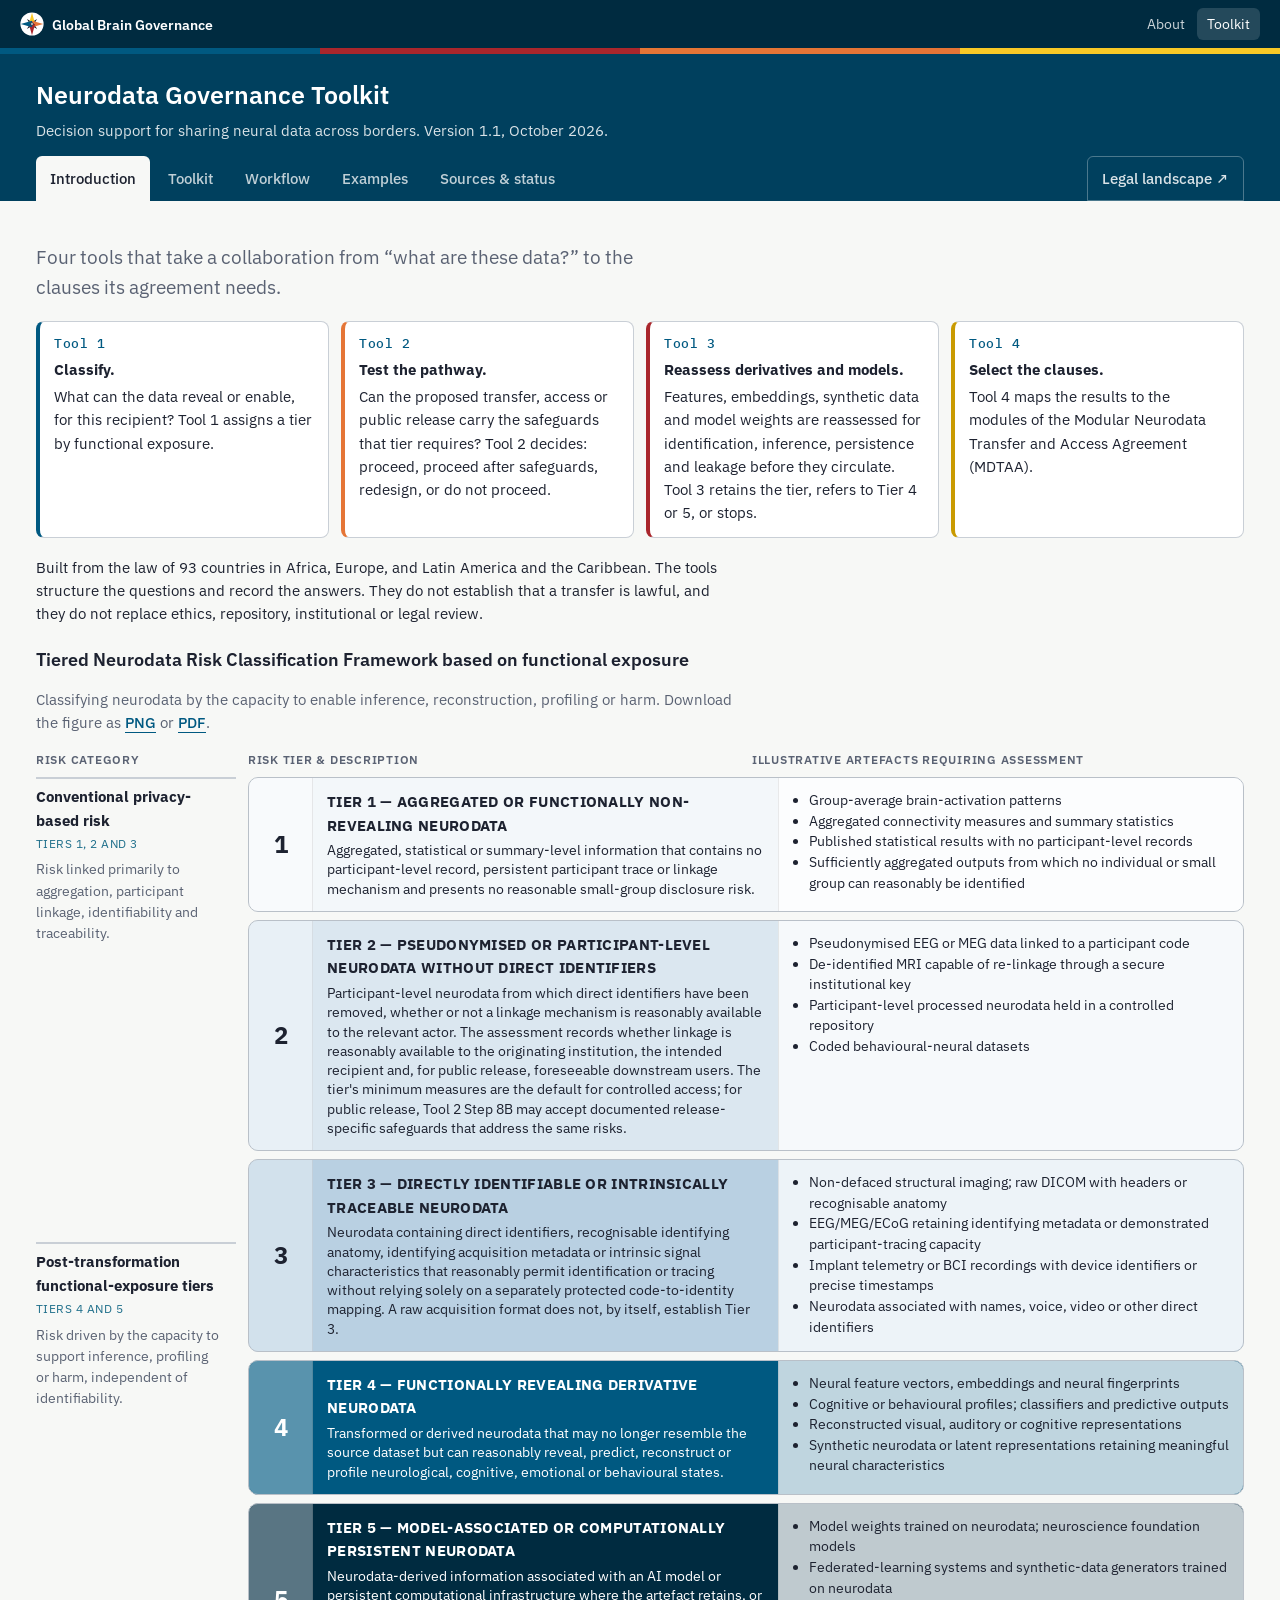
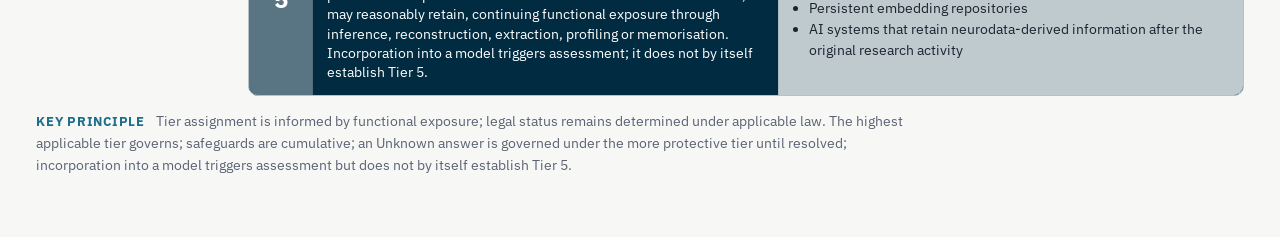
<file: toolkit/index.html>
<!doctype html>
<html lang="en">
<head>
<meta charset="utf-8">
<meta name="viewport" content="width=device-width, initial-scale=1">
<title>Neurodata Governance Toolkit Explorer</title>
<meta name="description" content="Interactive explorer for the decision-support toolkit for cross-border neurodata sharing: tools, workflow and ten worked examples.">
<link rel="preconnect" href="https://fonts.googleapis.com">
<link rel="stylesheet" href="https://fonts.googleapis.com/css2?family=IBM+Plex+Sans:wght@400;500;600;700&family=IBM+Plex+Mono:wght@400;500&display=swap">
<style>
:root{--bg:#f7f8f6;--fg:#1d2230;--muted:#5a6273;--line:#c9cfd6;--panel:#fff;--accent:#005981;--accent2:#00405e;--new:#fff;--newline:#c9cfd6;--tier:#e6f0f5;--old:#a9262c;--good:#005981;--loop:#a9262c;--font:"IBM Plex Sans",system-ui,sans-serif;--mono:"IBM Plex Mono",ui-monospace,monospace}
@media (prefers-color-scheme:dark){:root{--bg:#15181f;--fg:#e8eaf0;--muted:#a3abba;--line:#3a4150;--panel:#1d2129;--accent:#5fb0d6;--accent2:#002b40;--new:#1d2129;--newline:#3a4150;--tier:#1e3340;--old:#e0666b;--good:#5fb0d6;--loop:#e0666b;color-scheme:dark}}
*{box-sizing:border-box}
body{margin:0;background:var(--bg);color:var(--fg);font-family:var(--font);font-size:15px;line-height:1.55}
header{background:var(--accent2);color:#fff;padding:22px max(16px,env(safe-area-inset-left)) 0}
.wrap{max-width:1240px;margin:0 auto;padding-left:max(16px,env(safe-area-inset-left,0px));padding-right:max(16px,env(safe-area-inset-right,0px))}
header h1{margin:0;font-size:1.55rem;font-weight:600}
.stripe{height:6px;background:linear-gradient(90deg,#005981 0 25%,#a9262c 25% 50%,#e57536 50% 75%,#f9c926 75% 100%)}
.sitebar{background:#002b40;color:#fff;font-size:.9rem} .sitebar .wrap{display:flex;justify-content:space-between;align-items:center;flex-wrap:wrap;gap:8px;padding:8px 0} .sitebar .sbrand{color:#fff;text-decoration:none;font-weight:600} .sitebar nav{display:flex;gap:2px;flex-wrap:wrap} .sitebar nav a{color:#fff;opacity:.8;text-decoration:none;padding:5px 10px;border-radius:6px} .sitebar nav a:hover,.sitebar nav a.active{opacity:1;background:rgba(255,255,255,.14)} a.parent{color:#fff;opacity:.8;text-decoration:none;font-size:.85rem;display:inline-block;margin-bottom:6px} a.parent:hover{opacity:1;text-decoration:underline}
header p{margin:4px 0 14px;opacity:.85;max-width:80ch}
nav.tabs{display:flex;flex-wrap:wrap;gap:4px}
nav.tabs button{background:transparent;border:0;color:#fff;opacity:.75;padding:10px 14px;font:inherit;font-weight:500;border-radius:6px 6px 0 0;cursor:pointer}
nav.tabs button.active{background:var(--bg);color:var(--fg);opacity:1}
nav.tabs a.tablink{color:#fff;opacity:.85;padding:10px 14px;font-weight:500;text-decoration:none;border-radius:6px 6px 0 0;margin-left:auto;border:1px solid rgba(255,255,255,.35)} nav.tabs a.tablink:hover{opacity:1;background:rgba(255,255,255,.12)}
nav.tabs button:focus-visible{outline:2px solid #fff}
main{padding-block:22px 60px}
.panel{display:none} .panel.active{display:block}
.subtabs{display:flex;flex-wrap:wrap;gap:6px;margin:0 0 16px}
.subtabs button{background:var(--panel);border:1px solid var(--line);color:var(--fg);padding:6px 11px;border-radius:999px;font:inherit;font-size:.9rem;cursor:pointer}
.subtabs button.active{background:var(--accent);border-color:var(--accent);color:#fff} .subtabs button[data-id=t2].active{background:#e57536;border-color:#e57536} .subtabs button[data-id=t3].active{background:#a9262c;border-color:#a9262c} .subtabs button[data-id=t4].active{background:#c99a00;border-color:#c99a00}
.subpanel{display:none} .subpanel.active{display:block}
h2{font-size:1.35rem;font-weight:600;margin:0 0 .4rem} h3{font-size:1.15rem;font-weight:600;margin:1.2rem 0 .5rem} h4{font-size:1rem;margin:1.2rem 0 .4rem}
p,li{max-width:78ch} .lead{color:var(--muted)}
.card{background:var(--panel);border:1px solid var(--line);border-radius:8px;padding:16px 18px;margin:0 0 14px}
.fourtools{list-style:none;margin:0 0 18px;padding:0;display:grid;grid-template-columns:repeat(auto-fit,minmax(260px,1fr));gap:12px} .fourtools li{margin:0;background:var(--panel);border:1px solid var(--line);border-left:4px solid var(--accent);border-radius:8px;padding:12px 14px} .fourtools li:nth-child(2){border-left-color:#e57536} .fourtools li:nth-child(3){border-left-color:#a9262c} .fourtools li:nth-child(4){border-left-color:#c99a00} .fourtools b{display:block;font-family:var(--mono);color:var(--accent);font-weight:500;font-size:.8rem;letter-spacing:.04em;margin-bottom:4px} .fourtools strong{display:block;margin-bottom:4px}
.steps{background:var(--panel);border:1px solid var(--line);border-radius:8px;padding:0 14px;margin:0 0 18px} details.step{border-top:1px solid var(--line);margin:0} details.step:first-of-type{border-top:0} details.step[open]{padding-bottom:12px;background:color-mix(in srgb,var(--tier) 55%,var(--panel));margin:0 -14px;padding-left:14px;padding-right:14px}
.toolhead{display:flex;gap:12px;align-items:baseline;flex-wrap:wrap;margin:0 0 10px} .toolhead h3{margin:0}
details.step.chg{border-color:var(--newline);background:color-mix(in srgb,var(--new) 45%,var(--panel))}
details.step summary{cursor:pointer;padding:11px 4px;display:flex;gap:12px;align-items:baseline;list-style:none} details.step summary:hover .stepq{color:var(--accent)} details.step table{margin:4px 0 0 0}
details.step summary::-webkit-details-marker{display:none}
details.step summary::before{content:"▸";color:var(--accent);flex:0 0 auto} details.step[open] summary::before{content:"▾"}
.stepno{font-family:var(--mono);font-weight:500;color:var(--accent);flex:0 0 auto;min-width:3.2em} .stepq{flex:1 1 auto;min-width:0}
.toolsq{display:inline-block;width:12px;height:12px;border-radius:3px;margin-right:8px;vertical-align:-1px}
.ans{display:inline-block;padding:2px 9px;border-radius:999px;font-size:.82rem;font-weight:600;line-height:1.35;border:1px solid transparent}
.ans-yes{background:#e3f3e8;color:#135c37;border-color:#b9dec6} .ans-no{background:#eceff2;color:#3a4150;border-color:#d3d8de} .ans-cond{background:#fdf0dc;color:#7a4a00;border-color:#f3d9a6} .ans-unk{background:#fff6cc;color:#6b5200;border-color:#f1dd8a} .ans-done{background:#e6f0f5;color:#004a6b;border-color:#bcd5e3} .ans-opt{background:var(--panel);color:var(--fg);border-color:var(--line);font-weight:500;border-radius:6px;padding:3px 9px}
@media (prefers-color-scheme:dark){.ans-yes{background:#173d2a;color:#9fe0b8;border-color:#245c3d} .ans-no{background:#2a303b;color:#c7cdd6;border-color:#3f4755} .ans-cond{background:#4a3310;color:#f5cd84;border-color:#6b4a17} .ans-unk{background:#4a4210;color:#f3e08a;border-color:#6b6017} .ans-done{background:#163346;color:#9fd0ec;border-color:#234a63}}
td.anscol{white-space:normal;min-width:7em;max-width:16em}
.tierbadge{display:inline-block;padding:2px 8px;border-radius:5px;font-weight:700;font-size:.8rem;letter-spacing:.02em;white-space:nowrap} .notier{font-size:.82rem}
.ref{font-family:var(--mono);font-size:.8rem;background:var(--tier);color:var(--accent);padding:0 5px;border-radius:4px;white-space:nowrap}
.ptag{display:inline-block;margin-left:10px;font-size:.68rem;letter-spacing:.06em;text-transform:uppercase;padding:1px 7px;border-radius:4px;vertical-align:2px;font-weight:600} .ptag.pa{background:#e6f0f5;color:#004a6b} .ptag.pb{background:#fdeee4;color:#8a3b00}
@media (prefers-color-scheme:dark){.ptag.pa{background:#163346;color:#9fd0ec} .ptag.pb{background:#4a2a14;color:#f5b58a}}
.facts span .verdict{display:inline-block} .verdict{display:inline-block;padding:3px 10px;border-radius:999px;font-weight:700;font-size:.85rem;color:#fff} .verdict.pos{background:var(--good)} .verdict.neg{background:var(--old)}
.tag{font-size:.72rem;letter-spacing:.06em;text-transform:uppercase;background:var(--newline);color:#fff;padding:2px 7px;border-radius:4px;flex:0 0 auto}
table{border-collapse:collapse;width:100%;font-size:.9rem} th,td{text-align:left;vertical-align:top;padding:8px 10px;border-top:1px solid var(--line)} th{color:var(--muted);font-weight:600;font-size:.8rem;text-transform:uppercase;letter-spacing:.05em}
tr.chg td{background:var(--new)}
td.k{font-family:var(--mono);white-space:nowrap} td.m{color:var(--muted)}
.tablewrap{overflow-x:auto}
.steps .note{margin:10px 0} .note{background:var(--tier);border-left:3px solid var(--accent);padding:8px 12px;margin:0 0 8px;font-size:.9rem;color:var(--muted)} .note.chg{background:var(--new);border-left-color:var(--newline);color:var(--fg)}
.controls{display:flex;gap:14px;flex-wrap:wrap;align-items:center;margin:0 0 12px;font-size:.9rem} .controls button.sub{background:none;border:0;padding:0;color:var(--accent);font:inherit;font-size:.9rem;cursor:pointer;text-decoration:underline}
.controls input[type=search]{font:inherit;padding:6px 10px;border:1px solid var(--line);border-radius:6px;background:var(--panel);color:var(--fg);min-width:240px}
.facts{display:grid;grid-template-columns:max-content 1fr;gap:6px 18px;margin:14px 0 18px;font-size:.92rem;max-width:none;background:var(--tier);border-radius:8px;padding:14px 18px} .facts b{font-size:.72rem;text-transform:uppercase;letter-spacing:.06em;color:var(--muted);padding-top:3px;font-weight:600} .facts span{display:block} @media (max-width:560px){.facts{grid-template-columns:1fr;gap:2px} .facts span{margin-bottom:8px}}
.verdicts{display:flex;gap:10px;flex-wrap:wrap;margin:8px 0 4px} .v{padding:5px 10px;border-radius:999px;font-size:.85rem;border:1.5px solid} .v.old{border-color:var(--old);color:var(--old)} .v.new{border-color:var(--good);color:var(--good)}
.strip{display:flex;flex-direction:column;gap:8px;margin:6px 0 10px}
.lane{display:grid;grid-template-columns:150px 1fr;gap:10px;align-items:start} .lanehead{font-weight:600;font-size:.9rem;padding-top:6px}
.chips{display:flex;flex-wrap:wrap;gap:6px} .chip{background:var(--panel);border:1px solid var(--line);border-radius:6px;padding:4px 8px;font-size:.82rem} .chip b{font-family:var(--mono);color:var(--accent);font-weight:500;margin-right:4px} .chip.res{background:var(--tier);border-color:var(--accent);font-weight:600}
.callout{border-left:3px solid var(--old);background:var(--panel);padding:10px 14px;margin:14px 0;font-size:.95rem}
.two{display:grid;grid-template-columns:repeat(auto-fit,minmax(300px,1fr));gap:20px;background:var(--panel);border:1px solid var(--line);border-radius:8px;padding:4px 20px 14px;margin-top:18px} .two h4{margin-top:.9rem}
.toolcard{background:var(--panel);border:1px solid var(--line);border-radius:8px;margin:0 0 12px;overflow:hidden} .toolcard .tchead{display:flex;gap:12px;align-items:baseline;padding:9px 14px;background:var(--tier);border-bottom:1px solid var(--line)} .toolcard .tchead .stepno{min-width:0} .toolcard .tchead .stepq{font-weight:600} .toolcard table{font-size:.88rem} .toolcard td,.toolcard th{padding:7px 14px} .toolcard thead th{border-top:0}
figure{margin:0 0 18px;padding:0} .iwf-legend button.sub{background:none;border:0;padding:0;color:var(--accent);font:inherit;font-size:.85rem;cursor:pointer;text-decoration:underline} figcaption{color:var(--muted);font-size:.9rem;margin-top:8px}
.scroll{overflow-x:auto} #wf{min-width:1200px;width:100%;height:auto;display:block}
.legend{display:flex;flex-wrap:wrap;gap:12px 20px;font-size:.85rem;color:var(--muted);margin:0 0 10px} .legend span{display:inline-flex;align-items:center;gap:6px} .sw{width:20px;height:13px;border:1.5px solid var(--line);border-radius:3px;background:var(--panel)} .sw.new{background:var(--new);border-color:var(--newline)} .sw.tier{background:var(--tier);border-color:var(--accent)} .sw.loop{border:0;height:2px;background:var(--loop);width:24px}
.tierlist{display:grid;grid-template-columns:repeat(auto-fit,minmax(220px,1fr));gap:10px} .tierlist div{background:var(--panel);border:1px solid var(--line);border-left:4px solid var(--accent);border-radius:6px;padding:8px 12px;font-size:.92rem} .tierlist div.new{border-left-color:var(--newline)} .tierlist b{display:block}
td.old{color:var(--old)} td.new{color:var(--good)}
.excards{display:grid;grid-template-columns:repeat(4,minmax(0,1fr));gap:8px;margin:0 0 24px}
@media (max-width:1000px){.excards{grid-template-columns:repeat(2,minmax(0,1fr))}} @media (max-width:560px){.excards{grid-template-columns:1fr}}
.exdet.neg,.negtxt{color:var(--old)} .postxt{color:var(--good);font-weight:600}

.excard{text-align:left;background:var(--panel);border:1px solid var(--line);border-radius:8px;padding:8px 10px 8px 24px;position:relative;font:inherit;color:var(--fg);cursor:pointer;display:block;width:100%;transition:border-color .15s}
.excard:hover{border-color:var(--accent)} .excard.active{border-color:var(--accent);background:var(--tier);box-shadow:0 0 0 1px var(--accent) inset}
.excard:focus-visible{outline:2px solid var(--accent);outline-offset:2px}
.excard::before{content:"";position:absolute;left:10px;top:14px;width:8px;height:8px;border-radius:50%;background:var(--good)} .excard.neg::before{background:var(--old)} .exname{font-weight:500;font-size:.92rem;line-height:1.3} .exmeta{display:block;font-size:.7rem;color:var(--muted);text-transform:uppercase;letter-spacing:.04em;margin-top:1px} .exabs{font-size:.88rem;color:var(--muted);line-height:1.45} .exdet{font-size:.78rem;color:var(--good);font-weight:600;margin-top:2px}

footer{color:var(--muted);font-size:.85rem;border-top:1px solid var(--line);padding-top:14px;margin-top:30px}
a{color:var(--accent)}
.dls{font-size:.9rem;color:var(--muted);margin:0 0 18px;max-width:none} .dls a{white-space:nowrap} a.dl{font-weight:500;text-decoration:none;border-bottom:1px solid currentColor} a.dl:hover{color:var(--accent2)} .links a.dl{margin-right:14px}
@media (max-width:600px){.lane{grid-template-columns:1fr}}

.tierfig{--line:#c9cfd6;font-family:"IBM Plex Sans",system-ui,sans-serif;color:#1d2230;max-width:1240px}
.tierhead{display:grid;grid-template-columns:200px 1fr 1fr;gap:12px;font-size:.78rem;letter-spacing:.06em;text-transform:uppercase;color:#5a6273;font-weight:600;margin:0 0 8px}
.tiergrid{display:grid;grid-template-columns:200px 1fr;grid-template-rows:auto auto;gap:12px}
.tcat{padding:6px 14px 6px 0;font-size:.85rem;color:#5a6273;border-top:2px solid #c9cfd6}
.tcat b{display:block;color:#1d2230;font-size:.95rem;margin-bottom:2px} .tcat span{display:block;font-size:.78rem;letter-spacing:.04em;text-transform:uppercase;margin-bottom:6px;color:#1f6f8b} .tcat p{margin:0}
.tcat1{grid-row:1;grid-column:1} .tcat2{grid-row:2;grid-column:1}
.tiers{grid-column:2;grid-row:1 / span 2;display:flex;flex-direction:column;gap:8px}
.tier{display:grid;grid-template-columns:64px 1fr 1fr;gap:0;background:var(--tbg);color:var(--tfg);border:1px solid #b9c0c8;border-radius:10px;overflow:hidden}
.tnum{display:flex;align-items:center;justify-content:center;font-size:1.5rem;font-weight:700;background:rgba(255,255,255,.35);border-right:1px solid rgba(0,0,0,.08)}
.tbody{padding:12px 14px} .ttitle{font-weight:700;font-size:.95rem;text-transform:uppercase;letter-spacing:.02em;margin-bottom:4px} .tdesc{font-size:.86rem;line-height:1.4}
.tex{margin:0;padding:12px 14px 12px 30px;background:rgba(255,255,255,.75);color:#1d2230;font-size:.86rem;line-height:1.5;border-left:1px solid rgba(0,0,0,.08)}
.tkey{margin-top:14px;padding:0;font-size:.9rem;color:#5a6273;max-width:110ch} .tkey b{color:#1f6f8b;margin-right:8px;text-transform:uppercase;font-size:.8rem;letter-spacing:.06em}
@media (prefers-color-scheme:dark){.tierfig{color:#e8eaf0}.tcat,.tkey{border-color:#3a4150;color:#a3abba}.tcat b{color:#e8eaf0}.tierhead{color:#a3abba}.tex{background:rgba(255,255,255,.85)}}
@media (max-width:760px){.tiergrid,.tierhead{grid-template-columns:1fr}.tiers{grid-column:1;grid-row:auto}.tcat1,.tcat2{grid-column:1;grid-row:auto}.tier{grid-template-columns:48px 1fr}.tex{grid-column:1 / span 2;border-left:0;border-top:1px solid rgba(0,0,0,.08)}.tierhead div:nth-child(3){display:none}}


.iwf-wrap{display:block}
.iwf-fig{--w:min(1560px,100vw - 32px);width:var(--w);margin-left:calc((100% - var(--w))/2)}
#iwf{min-width:1180px;width:100%;height:auto;display:block;cursor:default}
.iwf-legend{display:flex;flex-wrap:wrap;gap:12px 18px;align-items:center;font-size:.85rem;color:var(--muted);margin-top:8px}
.iwf-legend span{display:inline-flex;align-items:center;gap:6px} .sw.fwd{border:0;height:2px;background:var(--accent);width:24px} .sw.loop{border:0;height:2px;background:var(--loop);width:24px}
.iwf-side{border-top:1px solid var(--line);padding:14px 0 0;margin-top:16px;font-size:1rem;min-height:120px;max-width:none;scroll-margin-top:12px}
.iwf-side h3{margin:0 0 2px;font-size:1.05rem} .iwf-side .k{font-family:var(--mono);color:var(--accent);font-size:.8rem} .iwf-side p{margin:.5rem 0;max-width:none} .iwf-side h4{margin:.8rem 0 .2rem;font-size:.78rem;letter-spacing:.06em;text-transform:uppercase;color:var(--muted)}
.iwf-side .links a{display:inline-block;margin:2px 6px 2px 0;font-size:.85rem;cursor:pointer;color:var(--accent);text-decoration:underline dotted}
.iwf-empty{color:var(--muted)} .iwf-empty b{color:var(--fg)}
.iwf-tip{position:fixed;z-index:50;max-width:280px;background:var(--fg);color:var(--bg);padding:8px 10px;border-radius:6px;font-size:.82rem;pointer-events:none;box-shadow:0 4px 14px rgba(0,0,0,.25)}
#iwf .node{cursor:pointer} #iwf .node rect{transition:opacity .15s} #iwf.focus .node:not(.on) rect,#iwf.focus .node:not(.on) text{opacity:.22} #iwf.focus .edge:not(.on){opacity:.12}
#iwf .node.sel rect{stroke-width:3} #iwf .edge.on{stroke-width:3}

</style>
</head>
<body>
<div class="sitebar"><div class="wrap"><a class="sbrand" href="/"><svg viewBox="0 0 120 120" width="24" height="24" style="vertical-align:-6px;margin-right:8px" aria-hidden="true">  <circle cx="60" cy="60" r="58" fill="#ffffff"/>  <polygon points="85.5,34.5 53.6,53.6 60,60 66.4,66.4" fill="#1d2230"/><polygon points="34.5,34.5 53.6,66.4 60,60 66.4,53.6" fill="#1d2230"/><polygon points="34.5,85.5 66.4,66.4 60,60 53.6,53.6" fill="#1d2230"/><polygon points="85.5,85.5 66.4,53.6 60,60 53.6,66.4" fill="#1d2230"/>  <polygon points="60.0,4.0 44.0,60.0 60,60 76.0,60.0" fill="#f9c926"/><polygon points="116.0,60.0 60.0,44.0 60,60 60.0,76.0" fill="#e57536"/><polygon points="60.0,116.0 76.0,60.0 60,60 44.0,60.0" fill="#a9262c"/><polygon points="4.0,60.0 60.0,76.0 60,60 60.0,44.0" fill="#005981"/>  <circle cx="60" cy="60" r="7" fill="#ffffff" stroke="#1d2230" stroke-width="4"/></svg>Global Brain Governance</a><nav><a href="/about/">About</a><a class="active" href="/toolkit/">Toolkit</a></nav></div></div>
<div class="stripe"></div>
<header><div class="wrap">
<h1>Neurodata Governance Toolkit</h1>
<p>Decision support for sharing neural data across borders. Version 1.1, October 2026.</p>
<nav class="tabs" role="tablist">
<button data-tab="intro" class="active">Introduction</button><button data-tab="toolkit">Toolkit</button><button data-tab="workflow">Workflow</button><button data-tab="examples">Examples</button><button data-tab="about">Sources &amp; status</button><a class="tablink" href="/toolkit/legal-landscape/">Legal landscape ↗</a>
</nav></div></header>
<main class="wrap">

<section class="panel active" id="panel-intro">
<p class="lead" style="font-size:1.2rem;max-width:60ch">Four tools that take a collaboration from “what are these data?” to the clauses its agreement needs.</p>
<ul class="fourtools">
<li><b>Tool 1</b><strong>Classify.</strong> What can the data reveal or enable, for this recipient? Tool 1 assigns a tier by functional exposure.</li>
<li><b>Tool 2</b><strong>Test the pathway.</strong> Can the proposed transfer, access or public release carry the safeguards that tier requires? Tool 2 decides: proceed, proceed after safeguards, redesign, or do not proceed.</li>
<li><b>Tool 3</b><strong>Reassess derivatives and models.</strong> Features, embeddings, synthetic data and model weights are reassessed for identification, inference, persistence and leakage before they circulate. Tool 3 retains the tier, refers to Tier 4 or 5, or stops.</li>
<li><b>Tool 4</b><strong>Select the clauses.</strong> Tool 4 maps the results to the modules of the Modular Neurodata Transfer and Access Agreement (MDTAA).</li>
</ul>
<p>Built from the law of 93 countries in Africa, Europe, and Latin America and the Caribbean. The tools structure the questions and record the answers. They do not establish that a transfer is lawful, and they do not replace ethics, repository, institutional or legal review.</p>
<h3>Tiered Neurodata Risk Classification Framework based on functional exposure</h3>
<p class="lead">Classifying neurodata by the capacity to enable inference, reconstruction, profiling or harm. Download the figure as <a class="dl" href="pdf/Figure_Tiers.png" download>PNG</a> or <a class="dl" href="pdf/Figure_Tiers.pdf" download>PDF</a>.</p>
<div class="tierfig">
<div class="tierhead"><div>Risk category</div><div>Risk tier &amp; description</div><div>Illustrative artefacts requiring assessment</div></div>
<div class="tiergrid">
 <div class="tcat tcat1"><b>Conventional privacy-based risk</b><span>Tiers 1, 2 and 3</span><p>Risk linked primarily to aggregation, participant linkage, identifiability and traceability.</p></div>
 <div class="tcat tcat2"><b>Post-transformation functional-exposure tiers</b><span>Tiers 4 and 5</span><p>Risk driven by the capacity to support inference, profiling or harm, independent of identifiability.</p></div>
 <div class="tiers"><div class="tier" style="--tbg:#f3f7fa;--tfg:#1d2230">
  <div class="tnum">1</div>
  <div class="tbody"><div class="ttitle">Tier 1 — Aggregated or functionally non-revealing neurodata</div><div class="tdesc">Aggregated, statistical or summary-level information that contains no participant-level record, persistent participant trace or linkage mechanism and presents no reasonable small-group disclosure risk.</div></div>
  <ul class="tex"><li>Group-average brain-activation patterns</li><li>Aggregated connectivity measures and summary statistics</li><li>Published statistical results with no participant-level records</li><li>Sufficiently aggregated outputs from which no individual or small group can reasonably be identified</li></ul>
</div><div class="tier" style="--tbg:#dbe7f0;--tfg:#1d2230">
  <div class="tnum">2</div>
  <div class="tbody"><div class="ttitle">Tier 2 — Pseudonymised or participant-level neurodata without direct identifiers</div><div class="tdesc">Participant-level neurodata from which direct identifiers have been removed, whether or not a linkage mechanism is reasonably available to the relevant actor. The assessment records whether linkage is reasonably available to the originating institution, the intended recipient and, for public release, foreseeable downstream users. The tier's minimum measures are the default for controlled access; for public release, Tool 2 Step 8B may accept documented release-specific safeguards that address the same risks.</div></div>
  <ul class="tex"><li>Pseudonymised EEG or MEG data linked to a participant code</li><li>De-identified MRI capable of re-linkage through a secure institutional key</li><li>Participant-level processed neurodata held in a controlled repository</li><li>Coded behavioural-neural datasets</li></ul>
</div><div class="tier" style="--tbg:#b9d0e2;--tfg:#1d2230">
  <div class="tnum">3</div>
  <div class="tbody"><div class="ttitle">Tier 3 — Directly identifiable or intrinsically traceable neurodata</div><div class="tdesc">Neurodata containing direct identifiers, recognisable identifying anatomy, identifying acquisition metadata or intrinsic signal characteristics that reasonably permit identification or tracing without relying solely on a separately protected code-to-identity mapping. A raw acquisition format does not, by itself, establish Tier 3.</div></div>
  <ul class="tex"><li>Non-defaced structural imaging; raw DICOM with headers or recognisable anatomy</li><li>EEG/MEG/ECoG retaining identifying metadata or demonstrated participant-tracing capacity</li><li>Implant telemetry or BCI recordings with device identifiers or precise timestamps</li><li>Neurodata associated with names, voice, video or other direct identifiers</li></ul>
</div><div class="tier" style="--tbg:#005981;--tfg:#ffffff">
  <div class="tnum">4</div>
  <div class="tbody"><div class="ttitle">Tier 4 — Functionally revealing derivative neurodata</div><div class="tdesc">Transformed or derived neurodata that may no longer resemble the source dataset but can reasonably reveal, predict, reconstruct or profile neurological, cognitive, emotional or behavioural states.</div></div>
  <ul class="tex"><li>Neural feature vectors, embeddings and neural fingerprints</li><li>Cognitive or behavioural profiles; classifiers and predictive outputs</li><li>Reconstructed visual, auditory or cognitive representations</li><li>Synthetic neurodata or latent representations retaining meaningful neural characteristics</li></ul>
</div><div class="tier" style="--tbg:#002b40;--tfg:#ffffff">
  <div class="tnum">5</div>
  <div class="tbody"><div class="ttitle">Tier 5 — Model-associated or computationally persistent neurodata</div><div class="tdesc">Neurodata-derived information associated with an AI model or persistent computational infrastructure where the artefact retains, or may reasonably retain, continuing functional exposure through inference, reconstruction, extraction, profiling or memorisation. Incorporation into a model triggers assessment; it does not by itself establish Tier 5.</div></div>
  <ul class="tex"><li>Model weights trained on neurodata; neuroscience foundation models</li><li>Federated-learning systems and synthetic-data generators trained on neurodata</li><li>Persistent embedding repositories</li><li>AI systems that retain neurodata-derived information after the original research activity</li></ul>
</div></div>
</div>
<div class="tkey"><b>Key principle</b> Tier assignment is informed by functional exposure; legal status remains determined under applicable law. The highest applicable tier governs; safeguards are cumulative; an Unknown answer is governed under the more protective tier until resolved; incorporation into a model triggers assessment but does not by itself establish Tier 5.</div>
</div>
</section>

<section class="panel" id="panel-toolkit">
<h2>The four tools</h2>
<p class="lead">Each tool is a sequence of questions. Click a step to see its answer rows and required actions.</p>
<div class="controls"><input type="search" id="toolsearch" placeholder="Filter steps (e.g. public release, Tier 4, EHDS)"><button class="sub" id="expandall">Expand all</button><button class="sub" id="collapseall">Collapse all</button></div>
<p class="dls">Print-ready PDFs (A4 landscape): <a class="dl" href="pdf/Toolkit_Tools_1-4.pdf" download>all four tools (48 pp.)</a> · <a class="dl" href="pdf/Tool1_Neurodata_Governance_Decision_Tool.pdf" download>Tool 1</a> · <a class="dl" href="pdf/Tool2_Neurodata_Transfer_and_Access_Decision_Tool.pdf" download>Tool 2</a> · <a class="dl" href="pdf/Tool3_Derivative_and_Embedding_Governance_Decision_Tool.pdf" download>Tool 3</a> · <a class="dl" href="pdf/Tool4_MDTAA_Clause_Selection_Tool.pdf" download>Tool 4</a> · workflow figure (<a class="dl" href="pdf/Figure_Workflow_Toolkit.png" download>PNG</a>, <a class="dl" href="pdf/Figure_Workflow_Toolkit.svg" download>SVG</a>) · tier figure (<a class="dl" href="pdf/Figure_Tiers.png" download>PNG</a>, <a class="dl" href="pdf/Figure_Tiers.pdf" download>PDF</a>)</p>
<div class="subtabs" data-group="toolkit"><button class="sub" data-sub="toolkit" data-id="t1">Tool 1</button><button class="sub" data-sub="toolkit" data-id="t2">Tool 2</button><button class="sub" data-sub="toolkit" data-id="t3">Tool 3</button><button class="sub" data-sub="toolkit" data-id="t4">Tool 4</button></div>
<section class="subpanel" id="toolkit-t1"><p class="lead">Assigns a provisional functional-exposure tier (5, 4, 3, 2, 1) to the particular object or artefact and identifies the baseline safeguards. It opens with an applicability checkpoint on statutory access regimes and impact assessments. The highest applicable tier governs; an Unknown answer takes the more protective tier; a tier is confirmed only when all applicable steps and required reviews are complete.</p><h3><span class="toolsq" style="background:#005981"></span>Tool 1 — Neurodata Governance Decision Tool</h3>
<div class="steps" style="border-left:4px solid #005981">
<details class="step"><summary><span class="stepno">Applicability checkpoint</span><span class="stepq">Which statutory access regimes and ex ante data-protection, privacy-impact or privacy-risk assessment requirements may apply to the proposed activity? Consider the data category, holder, purpose, jurisdiction and application date, including EHDS where relevant. Assess legal applicability separately from functional-exposure tier.</span></summary>
<table><thead><tr><th>Answer</th><th>Risk tier</th><th>Required action</th></tr></thead><tbody>
<tr><td class="anscol"><span class="ans ans-done">Complete checkpoint</span></td><td class="tiercol"><span class="m notier">No tier is assigned at this step. Follow the instructions in the Required action column. Any tier identified at an earlier step remains applicable unless resolved through documented reassessment.</span></td><td>Record potentially applicable regimes and assessment requirements in Neurodata Governance Assessment Record (Schedule B of the MDTAA). Record any unresolved applicability question and refer it to the responsible legal or institutional reviewer in Neurodata Governance Assessment Record (Schedule B of the MDTAA). <span class="ref">Continue to Step 1</span>. Completion of this checkpoint does not resolve or waive an outstanding legal requirement.</td></tr>
</tbody></table></details>
<details class="step"><summary><span class="stepno">1</span><span class="stepq">Does this object contain, represent or derive from human neurodata? Examples include MRI, fMRI, EEG, MEG, ECoG, neural implant data, BCI recordings, neural features, embeddings, predictions, or AI models trained using neurodata.</span></summary>
<table><thead><tr><th>Answer</th><th>Risk tier</th><th>Required action</th></tr></thead><tbody>
<tr><td class="anscol"><span class="ans ans-no">No</span></td><td class="tiercol"><span class="m notier">No tier is assigned at this step. Follow the instructions in the Required action column. Any tier identified at an earlier step remains applicable unless resolved through documented reassessment.</span></td><td>Record why the object falls outside this Tool’s scope in Neurodata Governance Assessment Record (Schedule B of the MDTAA). Record the outcome as “Not applicable” in Neurodata Governance Assessment Record (Schedule B of the MDTAA). Follow the institution’s ordinary data-governance procedures. End this Tool.</td></tr>
<tr><td class="anscol"><span class="ans ans-yes">Yes</span></td><td class="tiercol"><span class="m notier">No tier is assigned at this step. Follow the instructions in the Required action column. Any tier identified at an earlier step remains applicable unless resolved through documented reassessment.</span></td><td>Record the object’s human-neurodata source or relationship in Neurodata Governance Assessment Record (Schedule B of the MDTAA). <span class="ref">Continue to Step 2A</span>.</td></tr>
<tr><td class="anscol"><span class="ans ans-unk">Unsure</span></td><td class="tiercol"><span class="m notier">No tier is assigned at this step. Follow the instructions in the Required action column. Any tier identified at an earlier step remains applicable unless resolved through documented reassessment.</span></td><td>Record the uncertainty in Neurodata Governance Assessment Record (Schedule B of the MDTAA). Obtain clarification from the Principal Investigator, data steward or technical lead before beginning the proposed sharing or analysis. Pause this assessment. <span class="ref">Return to Step 1</span> when the evidence supports “Yes” or “No”.</td></tr>
</tbody></table></details>
<details class="step"><summary><span class="stepno">2A</span><span class="stepq">Has this neurodata, or information derived from it, been incorporated into a trained AI model or persistent computational infrastructure? Examples include model weights, foundation models, federated-learning systems, synthetic-data generators, model gradients, or shared embedding repositories.</span></summary>
<table><thead><tr><th>Answer</th><th>Risk tier</th><th>Required action</th></tr></thead><tbody>
<tr><td class="anscol"><span class="ans ans-yes">Yes</span></td><td class="tiercol"><span class="m notier">No tier is assigned at this step. Follow the instructions in the Required action column. Any tier identified at an earlier step remains applicable unless resolved through documented reassessment.</span></td><td>Record the model or infrastructure and the form of incorporation in Neurodata Governance Assessment Record (Schedule B of the MDTAA). Mark Tool 3 (Supplementary Table 8) as required. <span class="ref">Continue to Step 2B</span>.</td></tr>
<tr><td class="anscol"><span class="ans ans-no">No</span></td><td class="tiercol"><span class="m notier">No tier is assigned at this step. Follow the instructions in the Required action column. Any tier identified at an earlier step remains applicable unless resolved through documented reassessment.</span></td><td>Record the basis for this answer in Neurodata Governance Assessment Record (Schedule B of the MDTAA). <span class="ref">Continue to Step 3</span>.</td></tr>
<tr><td class="anscol"><span class="ans ans-unk">Unknown</span></td><td class="tiercol"><span class="tierbadge" style="background:#002b40;color:#ffffff">Tier 5</span></td><td>Record provisional Tier 5 in Neurodata Governance Assessment Record (Schedule B of the MDTAA) and apply the Tier 5 safeguards specified in Annexure 1 §3.5 to the relevant object and activity. Request technical confirmation of whether incorporation has occurred. <span class="ref">Continue to Step 3</span> to identify additional exposure and safeguards. When clarification is available, return to Step 2A: if “Yes”, continue to Step 2B; if “No”, document resolution of this provisional finding and continue to Step 3. Do not finalise a lower tier or proceed with affected sharing, transfer or deployment while this uncertainty remains unresolved. For legacy datasets with incomplete provenance, this is a precautionary provisional classification; it does not establish that model incorporation or continuing exposure occurred. Resolve it by documenting whether and how the neurodata entered a model or persistent computational infrastructure, then reassess under Steps 2A and 2B.</td></tr>
</tbody></table></details>
<details class="step"><summary><span class="stepno">2B</span><span class="stepq">Is there evidence, or a reasonable possibility, that neural information persists within the model or computational infrastructure in a manner capable of supporting identification, inference, reconstruction, extraction or profiling of individuals or groups? Consider model memorisation, inversion, membership inference, extraction attacks, reconstructive outputs, shared embeddings and other forms of persistent representation.</span></summary>
<table><thead><tr><th>Answer</th><th>Risk tier</th><th>Required action</th></tr></thead><tbody>
<tr><td class="anscol"><span class="ans ans-yes">Yes</span></td><td class="tiercol"><span class="tierbadge" style="background:#002b40;color:#ffffff">Tier 5</span></td><td>Record a provisional Tier 5 condition in Neurodata Governance Assessment Record (Schedule B of the MDTAA) and apply Tier 5 safeguards provisionally under Annexure 1 §3.5. Record the evidence or credible technical assessment supporting continuing functional exposure in Neurodata Governance Assessment Record (Schedule B of the MDTAA). Initiate or complete Tool 3 (Supplementary Table 8) and apply the Tool 3 (Supplementary Table 8) return procedure below. <span class="ref">Continue to Step 3</span> to identify additional exposure and safeguards. Tier 5 remains unconfirmed until the required assessment establishes its criteria.</td></tr>
<tr><td class="anscol"><span class="ans ans-no">No</span></td><td class="tiercol"><span class="m notier">No tier is assigned at this step. Follow the instructions in the Required action column. Any tier identified at an earlier step remains applicable unless resolved through documented reassessment.</span></td><td>Record the supporting technical assessment in Neurodata Governance Assessment Record (Schedule B of the MDTAA). Complete Tool 3 (Supplementary Table 8) because Step 2A was answered “Yes”; this answer does not remove that requirement. Apply the Tool 3 (Supplementary Table 8) return procedure below. <span class="ref">Continue to Step 3</span>. Do not remove an existing higher-tier finding solely on the basis of this answer.</td></tr>
<tr><td class="anscol"><span class="ans ans-unk">Unknown</span></td><td class="tiercol"><span class="tierbadge" style="background:#002b40;color:#ffffff">Tier 5</span></td><td>Record provisional Tier 5 in Neurodata Governance Assessment Record (Schedule B of the MDTAA) and apply Tier 5 safeguards under Annexure 1 §3.5. Record the unresolved exposure question in Neurodata Governance Assessment Record (Schedule B of the MDTAA). Obtain appropriate specialist technical, legal, ethics or institutional review and complete Tool 3 (Supplementary Table 8). Apply the Tool 3 (Supplementary Table 8) return procedure below. <span class="ref">Continue to Step 3</span> to identify additional exposure and safeguards. Do not finalise a lower tier or proceed with affected sharing, transfer or deployment until the uncertainty is resolved.</td></tr>
</tbody></table></details>
<details class="step"><summary><span class="stepno">3</span><span class="stepq">Is this object a derived neurodata product rather than the original neurodata? Examples include embeddings, feature vectors, neural fingerprints, cognitive profiles, classifiers, predictions, or reconstructed neural representations.</span></summary>
<table><thead><tr><th>Answer</th><th>Risk tier</th><th>Required action</th></tr></thead><tbody>
<tr><td class="anscol"><span class="ans ans-yes">Yes</span></td><td class="tiercol"><span class="m notier">No tier is assigned at this step. Follow the instructions in the Required action column. Any tier identified at an earlier step remains applicable unless resolved through documented reassessment.</span></td><td>Record the source neurodata and the transformation that produced the object in Neurodata Governance Assessment Record (Schedule B of the MDTAA). <span class="ref">Continue to Step 4</span>.</td></tr>
<tr><td class="anscol"><span class="ans ans-no">No</span></td><td class="tiercol"><span class="m notier">No tier is assigned at this step. Follow the instructions in the Required action column. Any tier identified at an earlier step remains applicable unless resolved through documented reassessment.</span></td><td>Record the basis for treating the object as original neurodata in Neurodata Governance Assessment Record (Schedule B of the MDTAA). <span class="ref">Continue to Step 5</span> to assess direct identification and traceability.</td></tr>
<tr><td class="anscol"><span class="ans ans-unk">Unknown</span></td><td class="tiercol"><span class="m notier">No tier is assigned at this step. Follow the instructions in the Required action column. Any tier identified at an earlier step remains applicable unless resolved through documented reassessment.</span></td><td>Obtain provenance or processing information from the data steward or technical lead. Retain all existing tier findings and safeguards. Pause progression beyond this step. <span class="ref">Return to Step 3</span> when the evidence supports “Yes” or “No”.</td></tr>
</tbody></table></details>
<details class="step"><summary><span class="stepno">4</span><span class="stepq">Can this derived object reasonably identify or trace an individual, or reveal, predict, reconstruct or profile neurological, cognitive, emotional, or behavioural states, traits or status concerning an individual or sufficiently defined group, including consideration of additional information reasonably available to the intended controlled-access recipient or, where public release is proposed, in the reasonably foreseeable public-access environment? Apply Annexure 1 §4.1.6 and the distinction in §2.1 between ordinary aggregate description and material group-level Functional Exposure.</span></summary>
<table><thead><tr><th>Answer</th><th>Risk tier</th><th>Required action</th></tr></thead><tbody>
<tr><td class="anscol"><span class="ans ans-yes">Yes</span></td><td class="tiercol"><span class="tierbadge" style="background:#005981;color:#ffffff">Tier 4</span></td><td>Record a Tier 4 finding and the relevant capability in Neurodata Governance Assessment Record (Schedule B of the MDTAA). Restrict access to controlled access; document permitted uses and prohibited inferences in Neurodata Governance Assessment Record (Schedule B of the MDTAA); prohibit unauthorised profiling, reconstruction and general-purpose AI training; and maintain provenance records. Obtain specialist governance review and complete Tool 3 (Supplementary Table 8). Complete Neuro-TADT (Tool 2) (Supplementary Table 7) before external sharing or international transfer. Retain any higher tier finding. <span class="ref">Continue to Step 5</span>.</td></tr>
<tr><td class="anscol"><span class="ans ans-no">No</span></td><td class="tiercol"><span class="m notier">No tier is assigned at this step. Follow the instructions in the Required action column. Any tier identified at an earlier step remains applicable unless resolved through documented reassessment.</span></td><td>Record the evidence supporting this answer in Neurodata Governance Assessment Record (Schedule B of the MDTAA), including consideration of additional information reasonably available to the intended recipient. <span class="ref">Continue to Step 5</span>.</td></tr>
<tr><td class="anscol"><span class="ans ans-unk">Unknown</span></td><td class="tiercol"><span class="tierbadge" style="background:#005981;color:#ffffff">Tier 4</span></td><td>Record provisional Tier 4 and the capability requiring assessment in Neurodata Governance Assessment Record (Schedule B of the MDTAA). Apply the safeguards specified in the Step 4 “Yes” row provisionally. Complete Tool 3 (Supplementary Table 8) and obtain the specialist review needed to resolve the uncertainty. Retain any higher tier finding. <span class="ref">Continue to Step 5</span>.</td></tr>
</tbody></table></details>
<details class="step"><summary><span class="stepno">5</span><span class="stepq">Does the object contain direct identifiers, recognisable identifying anatomy, identifying acquisition metadata, or intrinsic information that reasonably permits participant identification or tracing beyond linkage through a separately protected code or mapping? Examples include names, identifying DICOM headers, non-defaced facial anatomy, identifying voice or video, or device identifiers and timestamps that enable tracing. Being a raw EEG, MEG, ECoG or MRI acquisition is not, by itself, a “Yes”; linkage solely through a protected code or mapping is assessed at Step 6.</span></summary>
<table><thead><tr><th>Answer</th><th>Risk tier</th><th>Required action</th></tr></thead><tbody>
<tr><td class="anscol"><span class="ans ans-yes">Yes</span></td><td class="tiercol"><span class="tierbadge" style="background:#b9d0e2;color:#1d2230">Tier 3</span></td><td>Record a Tier 3 finding and the identifiers or intrinsic traceability identified in Neurodata Governance Assessment Record (Schedule B of the MDTAA). Store the object in a secure controlled environment with encryption, role-based access, audit logs, and formal access approval. Remove unnecessary identifiers where feasible and restrict downloads and onward sharing. Complete Neuro-TADT (Tool 2) (Supplementary Table 7) before international transfer or external access. Retain any higher tier finding. <span class="ref">Continue to Step 6</span>.</td></tr>
<tr><td class="anscol"><span class="ans ans-no">No</span></td><td class="tiercol"><span class="m notier">No tier is assigned at this step. Follow the instructions in the Required action column. Any tier identified at an earlier step remains applicable unless resolved through documented reassessment.</span></td><td>Record the basis for concluding that the specified identifiers and intrinsic traceability are absent in Neurodata Governance Assessment Record (Schedule B of the MDTAA). <span class="ref">Continue to Step 6</span>.</td></tr>
<tr><td class="anscol"><span class="ans ans-unk">Unknown</span></td><td class="tiercol"><span class="tierbadge" style="background:#b9d0e2;color:#1d2230">Tier 3</span></td><td>Record provisional Tier 3 in Neurodata Governance Assessment Record (Schedule B of the MDTAA). Apply the safeguards specified in the Step 5 “Yes” row provisionally. Assign an identifier and traceability review to the responsible data steward or technical reviewer. Retain any higher tier finding. <span class="ref">Continue to Step 6</span>. <span class="ref">Return to Step 5</span> when the review supports “Yes” or “No”.</td></tr>
</tbody></table></details>
<details class="step"><summary><span class="stepno">6</span><span class="stepq">Does the object still contain participant-level neurodata that can be linked back to an individual through a code, repository record, or institutional key? Example: A pseudonymised EEG dataset linked to a participant identifier held by the originating institution, or a de-identified MRI scan that can be re-linked through a secure repository key.</span></summary>
<table><thead><tr><th>Answer</th><th>Risk tier</th><th>Required action</th></tr></thead><tbody>
<tr><td class="anscol"><span class="ans ans-yes">Yes</span></td><td class="tiercol"><span class="tierbadge" style="background:#dbe7f0;color:#1d2230">Tier 2</span></td><td>Record a Tier 2 finding, the linkage mechanism and the responsible custodian in Neurodata Governance Assessment Record (Schedule B of the MDTAA). Use controlled-access repositories; separate and protect the linkage key; encrypt data in storage and transit; maintain access logs; and restrict re-identification and onward sharing. Put any required Data Use or Transfer Agreement in place before the relevant access or transfer. Where another institution holds the key, record its custody and restrictions without obtaining or disclosing the key. Retain any higher tier finding. Proceed to the <span class="ref">Final Decision</span>.</td></tr>
<tr><td class="anscol"><span class="ans ans-no">No</span></td><td class="tiercol"><span class="m notier">No tier is assigned at this step. Follow the instructions in the Required action column. Any tier identified at an earlier step remains applicable unless resolved through documented reassessment.</span></td><td>Record the evidence supporting the absence of linkage through a code, repository record, or institutional key in Neurodata Governance Assessment Record (Schedule B of the MDTAA). If a candidate, provisional, or confirmed Tier 3, Tier 4 or Tier 5 finding remains active, <span class="ref">proceed to the Final Decision</span>. Otherwise, continue to Step 7.</td></tr>
<tr><td class="anscol"><span class="ans ans-unk">Unknown</span></td><td class="tiercol"><span class="tierbadge" style="background:#dbe7f0;color:#1d2230">Tier 2</span></td><td>Record provisional Tier 2 in Neurodata Governance Assessment Record (Schedule B of the MDTAA). Apply the linkage safeguards specified in the Step 6 “Yes” row to any existing or potentially retained linkage mechanism. Request confirmation from the data holder or repository custodian about whether participant-level linkage remains possible. Retain any higher tier finding. Proceed to the <span class="ref">Final Decision</span> with the uncertainty unresolved. When confirmation is available, return to Step 6 and follow the “Yes” or “No” branch.</td></tr>
</tbody></table></details>
<details class="step"><summary><span class="stepno">7</span><span class="stepq">Does the object contain only aggregated or summary-level information with no participant-level records or persistent participant trace? Example: A published study reporting only group-average brain activation patterns, summary statistics, or aggregate connectivity measures with no participant-level records or re-identifiable individual data.</span></summary>
<table><thead><tr><th>Answer</th><th>Risk tier</th><th>Required action</th></tr></thead><tbody>
<tr><td class="anscol"><span class="ans ans-yes">Yes</span></td><td class="tiercol"><span class="m notier">No tier is assigned at this step. Follow the instructions in the Required action column. Any tier identified at an earlier step remains applicable unless resolved through documented reassessment.</span></td><td>Record the aggregation or summarisation method and the evidence that no participant-level records or persistent participant trace remain in Neurodata Governance Assessment Record (Schedule B of the MDTAA). <span class="ref">Continue to Step 8</span>.</td></tr>
<tr><td class="anscol"><span class="ans ans-no">No</span></td><td class="tiercol"><span class="tierbadge" style="background:#dbe7f0;color:#1d2230">Tier 2</span></td><td>Record “Reassessment required” in Neurodata Governance Assessment Record (Schedule B of the MDTAA). Review the object’s technical form, provenance and exposure characteristics, then revisit Steps 3–6 and correct any answers affected by the review. If the evidence supports a tier, record the assigned tier and continue the classification workflow. For participant-level data that are de-identified and have no reasonably available linkage mechanism, or if a linkage key or other reasonably available linkage mechanism is retained, assign Tier 2. If the data remain identifiable or intrinsically traceable, assign the applicable higher tier. Refer for specialist review only where the available evidence is insufficient or the appropriate tier remains uncertain. Resume at the relevant step when the review provides sufficient evidence.</td></tr>
<tr><td class="anscol"><span class="ans ans-unk">Unknown</span></td><td class="tiercol"><span class="m notier">No tier is assigned at this step. Follow the instructions in the Required action column. Any tier identified at an earlier step remains applicable unless resolved through documented reassessment.</span></td><td>Record that aggregate-only status has not been established in Neurodata Governance Assessment Record (Schedule B of the MDTAA). Request technical review of participant-level records, persistent traces and the aggregation or summarisation method. Pause classification and retain any existing safeguards. Do not approve release through this Tool while the uncertainty remains unresolved. <span class="ref">Return to Step 7</span> when the evidence supports “Yes” or “No”.</td></tr>
</tbody></table></details>
<details class="step"><summary><span class="stepno">8</span><span class="stepq">Could an individual or small group still reasonably be identified through rare conditions, small sample sizes, unique characteristics, or accompanying metadata? Example: A dataset describing a single participant with a rare neurological disorder, a very small cohort from one clinic, or records containing unique demographic or geographic metadata that could enable re-identification.</span></summary>
<table><thead><tr><th>Answer</th><th>Risk tier</th><th>Required action</th></tr></thead><tbody>
<tr><td class="anscol"><span class="ans ans-yes">Yes</span></td><td class="tiercol"><span class="tierbadge" style="background:#dbe7f0;color:#1d2230">Tier 2</span></td><td>Record Tier 2 as the minimum applicable tier and identify the disclosure mechanism in Neurodata Governance Assessment Record (Schedule B of the MDTAA). Increase aggregation or suppress disclosive information where feasible. Determine and record the necessary access restrictions, including controlled access where required. Reassess the modified object before release, repeating Steps 7–8 and any earlier step affected by the modification. Retain any higher tier finding unless documented reassessment resolves it. Proceed to the <span class="ref">Final Decision</span>.</td></tr>
<tr><td class="anscol"><span class="ans ans-no">No</span></td><td class="tiercol"><span class="tierbadge" style="background:#f3f7fa;color:#1d2230">Tier 1</span> <span class="m">Note: A Tier 1 outcome does not automatically exclude Annexure 3 in the MDTAA. Apply the exception and triggers in Annexure 1 §7.2 in the MDTAA to the particular object and proposed activity, and record the reason for completing or omitting Annexure 3 in the MDTAA. A Tier 1 outcome shall not override a higher candidate, provisional or confirmed tier identified elsewhere in the assessment.</span></td><td>Record a Tier 1 finding and the supporting disclosure-risk assessment in Neurodata Governance Assessment Record (Schedule B of the MDTAA). Document the aggregation or anonymisation method and confirm that no participant-level record, persistent participant trace or linkage mechanism remains in Neurodata Governance Assessment Record (Schedule B of the MDTAA). Check the triggers and exceptions in Annexure 1 §7.2 and record why Tool 3 (Supplementary Table 8) is required or may be omitted. Do not use this finding to override a higher candidate, provisional or confirmed tier. Proceed to the <span class="ref">Final Decision</span>.</td></tr>
<tr><td class="anscol"><span class="ans ans-unk">Unknown</span></td><td class="tiercol"><span class="tierbadge" style="background:#dbe7f0;color:#1d2230">Tier 2</span></td><td>Record provisional Tier 2 in Neurodata Governance Assessment Record (Schedule B of the MDTAA). Obtain a disclosure-risk review addressing rare conditions, small samples, unique characteristics, and accompanying metadata. Withhold release pending resolution of this uncertainty. Retain any higher tier finding. Proceed to the <span class="ref">Final Decision</span> with the uncertainty unresolved. <span class="ref">Return to Step 8</span> when the review supports “Yes” or “No”.</td></tr>
</tbody></table></details>
<details class="step"><summary><span class="stepno">Final Decision</span><span class="stepq">Have all applicable steps and required classification reviews been completed?</span></summary>
<table><thead><tr><th>Answer</th><th>Risk tier</th><th>Required action</th></tr></thead><tbody>
<tr><td class="anscol"><span class="ans ans-done">Complete assessment</span></td><td class="tiercol">-</td><td>Record the highest applicable tier and whether it is provisional or confirmed. Do not finalise a lower tier while a higher candidate or provisional finding remains unresolved. Retain all safeguards whose underlying conditions remain present. Save the outcome, supporting evidence, outstanding actions and responsible reviewer in the assessment record; incorporate or reference it in Neurodata Governance Assessment Record (Schedule B of the MDTAA) where applicable. Complete or update Tools 2 (Supplementary Table 7) and 3 (Supplementary Table 8) where required, then proceed to Tool 4 (Supplementary Table 9) where contractual implementation is needed. Do not begin the proposed activity until required safeguards and approvals are in place. If public release is proposed, continue to Tool 2 / Table 7 using the Public-release pathway.</td></tr>
</tbody></table></details>
</div></section><section class="subpanel" id="toolkit-t2"><p class="lead">Asks whether the proposed pathway can carry the tier’s safeguards. Step 3 splits the tool into a controlled-access pathway (Steps 4A–12A) and a public-release pathway (Steps 4B–12B); both share the jurisdiction, lawful-basis and statutory-authorisation checks (Steps 6, 7 and 7A) and the implementation check (Step 13). Four outcomes.</p><h3><span class="toolsq" style="background:#e57536"></span>Tool 2 — Neurodata Transfer and Access Decision Tool, Neuro-TADT</h3>
<div class="steps" style="border-left:4px solid #e57536">
<div class="note">General instructions before using this tool: Assess the proposed transfer or access arrangement using the tier and safeguards identified in Supplementary Table 6. Wherever this Tool says “record”, enter the information against the relevant step in the transfer and access section of the Neurodata Governance Assessment Record. Where the MDTAA applies, incorporate or reference that assessment in Schedule C and link it to the classification recorded in Schedule B. Record supporting evidence, outstanding actions and responsible persons. Continuing through the assessment does not authorise transfer or access. A later answer does not remove an earlier restriction or unresolved requirement.</div>
<details class="step"><summary><span class="stepno">1</span><span class="stepq">What are you planning to do with the neurodata? Example: Using an EEG dataset to train a machine learning model for early detection of Alzheimer&#x27;s disease.</span></summary>
<table><thead><tr><th>Answer</th><th>Required action</th></tr></thead><tbody>
<tr><td class="anscol"><span class="ans ans-opt">Internal use only with no external or cross border sharing or access to data.</span></td><td>Record the internal use and why no listed external or cross-border pathway applies. Apply the safeguards identified in Supplementary Table 6 and assess applicable statutory access and authorisation requirements. Record “Neuro-TADT not required for this arrangement” and end this Tool. Other applicable governance assessments remain required.</td></tr>
<tr><td class="anscol"><span class="ans ans-opt">Share with another institution; international transfer; repository deposit; cloud-hosted access; or AI platform or vendor access, public/open-access release</span></td><td>Record every selected pathway and proposed activity. <span class="ref">Continue to Step 2</span>.</td></tr>
<tr><td class="anscol"><span class="ans ans-unk">Unsure</span></td><td>Obtain clarification of the proposed storage, sharing, access and processing arrangements. Pause the assessment and do not begin the proposed transfer or external access. <span class="ref">Return to Step 1</span> when the pathway is established.</td></tr>
</tbody></table></details>
<details class="step"><summary><span class="stepno">2</span><span class="stepq">Has the neurodata already been assigned a risk tier using (Tool 1) Supplementary Table 6? Example: The neurodata has been classified as Tier 2 (Moderate Risk) using the criteria in Supplementary Table 6 before planning further processing or sharing.</span></summary>
<table><thead><tr><th>Answer</th><th>Required action</th></tr></thead><tbody>
<tr><td class="anscol"><span class="ans ans-yes">Yes</span></td><td>Record the tier, whether it is provisional or confirmed, the applicable safeguards and the (Tool 1) Supplementary Table 6 assessment reference. Carry forward all unresolved conditions and restrictions. A provisional tier may support pathway assessment but does not remove required review. <span class="ref">Continue to Step 3</span>.</td></tr>
<tr><td class="anscol"><span class="ans ans-no">No</span></td><td>Complete (Tool 1) Supplementary Table 6 to get a risk tier assigned to the particular data object and proposed activity. <span class="ref">Return to Step 2</span> after a tier has been assigned. If (Tool 1) Supplementary Table 6 cannot establish a tier and requires specialist review, select <span class="ref">Final Decision Outcome 4</span> below.</td></tr>
<tr><td class="anscol"><span class="ans ans-unk">Unsure</span></td><td>Locate the existing classification and check that it covers the object, version and proposed activity. Complete or update records according to Supplementary Table 6 if the classification is absent or no longer applicable. <span class="ref">Return to Step 2</span> when the tier and safeguards are established.</td></tr>
</tbody></table></details>
<details class="step"><summary><span class="stepno">3</span><span class="stepq">Who will receive or access the neurodata, or is public/open-access release proposed? Example: An approved research collaborator, an international research consortium, or a trusted cloud service provider processing the neurodata under a data processing agreement.</span></summary>
<table><thead><tr><th>Answer</th><th>Required action</th></tr></thead><tbody>
<tr><td class="anscol"><span class="ans ans-opt">Named or identifiable controlled-access recipient(s): collaborating institution; repository; cloud provider; commercial partner; AI developer</span></td><td>Record each recipient&#x27;s name, role and proposed activity. Mark pathway Controlled access. <span class="ref">Continue to Step 4A</span>.</td></tr>
<tr><td class="anscol"><span class="ans ans-opt">Intended controlled-access recipient(s) are not yet identified</span></td><td>Record which recipients are unidentified. Obtain recipient information. Do not begin transfer/access. <span class="ref">Return to Step 3</span> when identified. If they cannot be identified → <span class="ref">Final Decision Outcome 4</span>.</td></tr>
<tr><td class="anscol"><span class="ans ans-opt">Public/open-access release proposed</span></td><td>Record the object and version proposed for release. Record releasing organisation. Record repository/distribution channel. Record proposed licence/access conditions. Mark pathway Public release. Confirm Tool 1 / Supplementary Table 6 covers this object under proposed public-access conditions. Complete/update Tool 3 / Supplementary Table 8 where applicable. <span class="ref">Continue to Step 4B</span>.</td></tr>
</tbody></table></details>
<details class="step"><summary><span class="stepno">4A</span><span class="stepq">Can every recipient and subprocessor be identified? Example: All recipients are known by name, including collaborating institutions, cloud service providers, and any contracted subprocessors.<span class="ptag pa">controlled access</span></span></summary>
<table><thead><tr><th>Answer</th><th>Required action</th></tr></thead><tbody>
<tr><td class="anscol"><span class="ans ans-yes">Yes</span></td><td>Record each recipient and subprocessor, its role and the information available about its access. <span class="ref">Continue to Step 5</span>.</td></tr>
<tr><td class="anscol"><span class="ans ans-cond">No or Unsure</span></td><td>Request complete recipient/subprocessor information. Do not begin access. <span class="ref">Return to Step 4A</span> when complete. If unresolved → <span class="ref">Final Decision Outcome 4</span> below.</td></tr>
</tbody></table></details>
<details class="step"><summary><span class="stepno">4B</span><span class="stepq">Can the releasing organisation, repository/distribution platform, hosting provider and known sub-processors be identified?<span class="ptag pb">public release</span></span></summary>
<table><thead><tr><th>Answer</th><th>Required action</th></tr></thead><tbody>
<tr><td class="anscol"><span class="ans ans-yes">Yes</span></td><td>Record each organisation/provider and role. <span class="ref">Continue to Step 5</span>.</td></tr>
<tr><td class="anscol"><span class="ans ans-cond">No / Unsure</span></td><td>Obtain the missing release/hosting information. Do not release. <span class="ref">Return to Step 4B</span> when established. If unresolved → <span class="ref">Final Decision Outcome 4</span>.</td></tr>
</tbody></table></details>
<details class="step"><summary><span class="stepno">5</span><span class="stepq">How will recipients access the neurodata or governed artefact? Example: The recipient can download and retain a local copy of the neurodata rather than accessing it only through a secure remote environment.</span></summary>
<table><thead><tr><th>Answer</th><th>Required action</th></tr></thead><tbody>
<tr><td class="anscol"><span class="ans ans-opt">Downloadable copy</span></td><td>Record what may be downloaded, by whom and to which environment. Specify tier-appropriate controls for local storage, copying, access, onward sharing, retention and deletion. <span class="ref">Continue to Step 6</span>.</td></tr>
<tr><td class="anscol"><span class="ans ans-opt">Remote or controlled access without downloading the underlying object</span></td><td>Record the access environment, authorised users and restrictions on downloading or exporting data and outputs. Specify access controls, logging and output review appropriate to the tier. <span class="ref">Continue to Step 6</span>.</td></tr>
<tr><td class="anscol"><span class="ans ans-opt">Query-only or federated access</span></td><td>Record where processing occurs and what queries, outputs, gradients or other information may leave each environment. Specify controls on queries, outputs, access and logging appropriate to the tier. <span class="ref">Continue to Step 6</span>.</td></tr>
<tr><td class="anscol"><span class="ans ans-unk">Unsure</span></td><td>Obtain confirmation of the access modes and export capabilities from the recipient or infrastructure provider. Pause the assessment and do not begin access. <span class="ref">Return to Step 5</span> when the access arrangements are established.</td></tr>
<tr><td class="anscol"><span class="ans ans-opt">Public download/open-access repository/API release</span></td><td>Record the release mechanism. Record whether direct download, API access, bulk download or redistribution is enabled. Record registration/embargo/licence/access conditions, if any. <span class="ref">Continue to Step 6</span>.</td></tr>
</tbody></table></details>
<details class="step"><summary><span class="stepno">6</span><span class="stepq">Will the neurodata be transferred to, stored in, or remotely accessed from another legal jurisdiction? Example: neurodata remains on a server in South Africa but is accessed remotely by researchers in Germany.</span></summary>
<table><thead><tr><th>Answer</th><th>Required action</th></tr></thead><tbody>
<tr><td class="anscol"><span class="ans ans-yes">Yes</span></td><td>Record every relevant originating, receiving, hosting and remotely accessing jurisdiction, including relevant subprocessor locations. <span class="ref">Continue to Step 7</span>.</td></tr>
<tr><td class="anscol"><span class="ans ans-no">No</span></td><td>Record the locations and the basis for concluding that no cross-jurisdictional transfer, storage or remote access is involved. <span class="ref">Continue to Step 7</span>.</td></tr>
<tr><td class="anscol"><span class="ans ans-unk">Unsure</span></td><td>Obtain location and remote-access information from the recipients and infrastructure providers. Do not begin transfer or access while relevant jurisdictions remain unresolved. <span class="ref">Return to Step 6</span> when the locations are established. If they cannot be established, select <span class="ref">Final Decision Outcome 4</span> below.</td></tr>
<tr><td class="anscol"><span class="ans ans-opt">Public-release pathway — future user locations unknown/unbounded</span></td><td>Record originating jurisdiction. Record releasing-organisation jurisdiction. Record repository/hosting jurisdiction(s). Record known infrastructure/subprocessor jurisdictions. Record future downloader jurisdictions as “Unknown/unbounded by design.” <span class="ref">Continue to Step 7</span>.</td></tr>
</tbody></table></details>
<details class="step"><summary><span class="stepno">7</span><span class="stepq">Have the applicable lawful basis for processing, the required transfer or remote-access mechanism, any legally required data-protection, privacy-impact or risk assessment, and all necessary legal, ethics, institutional and repository approvals been identified and documented? Consider consent or another lawful basis, statutory transfer provisions, adequacy-type mechanisms, contractual safeguards, DPIAs, PIAs or other jurisdiction-specific data-protection or privacy-risk assessments, regulatory authorisation and institutional approval, as applicable.</span></summary>
<table><thead><tr><th>Answer</th><th>Required action</th></tr></thead><tbody>
<tr><td class="anscol"><span class="ans ans-yes">Yes</span></td><td>Record the lawful basis, applicable transfer or access mechanism, required assessments and approvals, and their status and references. Record reasons where a mechanism or assessment is not required. Verify the Data Exporter’s authority to make the present transfer or release, including applicable upstream conditions. Record any required upstream approval or the provision establishing that separate approval is unnecessary. Mark outstanding approvals as pending. Where the Public-release pathway applies, record the approval/authority for public release of this object and version, including repository/publication conditions and release status. <span class="ref">Continue to Step 7A</span>.</td></tr>
<tr><td class="anscol"><span class="ans ans-cond">No or Unsure</span></td><td>Identify the missing basis, mechanism, assessment, approval or evidence of authority. Obtain the necessary legal, ethics, institutional or repository review. Do not begin transfer or access. <span class="ref">Return to Step 7</span> when the requirements and their status are documented. If no applicable lawful pathway can be established, select <span class="ref">Final Decision Outcome 4</span> below.</td></tr>
</tbody></table></details>
<details class="step"><summary><span class="stepno">7A</span><span class="stepq">Does the proposed activity require an EHDS permit or other statutory access authorisation?<span class="ptag pa">controlled access</span></span></summary>
<table><thead><tr><th>Answer</th><th>Required action</th></tr></thead><tbody>
<tr><td class="anscol"><span class="ans ans-yes">Yes</span></td><td>Record the competent body, required authorisation, application or approval status, and reference. Record the authorised purpose, users, duration, processing location and release conditions once established. Mark an authorisation not yet obtained as pending; do not begin the activity requiring it. <span class="ref">Continue to Step 8A</span> for the controlled-access pathway or Step 8B for the public-release pathway, as applicable.</td></tr>
<tr><td class="anscol"><span class="ans ans-no">No</span></td><td>Record the basis for concluding that no such authorisation is required for this activity. <span class="ref">Continue to Step 8A</span> for the controlled-access pathway or Step 8B for the public-release pathway, as applicable.</td></tr>
<tr><td class="anscol"><span class="ans ans-unk">Uncertain</span></td><td>Obtain review of the authorisation requirement. Do not begin the affected transfer or access. <span class="ref">Return to Step 7A</span> when the requirement is established. If it remains unresolved, select <span class="ref">Final Decision Outcome 4</span> below.</td></tr>
</tbody></table></details>
<details class="step"><summary><span class="stepno">8A</span><span class="stepq">Can the receiving or accessing governance environment implement and maintain the safeguards required for the assigned tier? Consider institutional oversight, repository governance, technical controls, contractual compliance, auditability, enforcement and available remedies.<span class="ptag pa">controlled access</span></span></summary>
<table><thead><tr><th>Answer</th><th>Required action</th></tr></thead><tbody>
<tr><td class="anscol"><span class="ans ans-yes">Yes</span></td><td>Record the evidence of capacity to maintain the required safeguards. Identify any safeguards that the environment can support but has not yet implemented, for verification at Step 13. <span class="ref">Continue to Step 9A</span>.</td></tr>
<tr><td class="anscol"><span class="ans ans-no">No</span></td><td>Record which required safeguards cannot be maintained and why. If an alternative access model or governance arrangement could provide the required protection, select <span class="ref">Final Decision Outcome 3</span> below. If no feasible alternative is identified, select <span class="ref">Final Decision Outcome 4</span> below.</td></tr>
<tr><td class="anscol"><span class="ans ans-unk">Unsure</span></td><td>Obtain evidence from the receiving institution or infrastructure provider about whether the required safeguards can be maintained. Do not begin access while this remains unresolved. If the safeguards can be maintained, continue to Step 9A. If they cannot, select <span class="ref">Final Decision Outcome 3</span> if a feasible alternative pathway may provide the required protection; otherwise select <span class="ref">Outcome 4</span>.</td></tr>
</tbody></table></details>
<details class="step"><summary><span class="stepno">8B</span><span class="stepq">Can the safeguards required for the assigned tier be maintained under the proposed public-release pathway, either directly or through documented release-specific safeguards that adequately address the same risks?<span class="ptag pb">public release</span></span></summary>
<table><thead><tr><th>Answer</th><th>Required action</th></tr></thead><tbody>
<tr><td class="anscol"><span class="ans ans-yes">Yes</span></td><td>Record the safeguards that will apply before release and identify any controlled-access measure that cannot operate after public release. For each such measure, identify the release-specific safeguard that addresses the same risk and explain why it is adequate for the assessed object and release context. For Tier 2 participant-level data, document residual disclosure and linkage risk, including reasonably foreseeable downstream linkage; confirm release authority and applicable consent, ethics, institutional and upstream conditions; and assess the scope and enforceability of repository or licence terms. De-identification or a re-identification prohibition alone does not establish anonymity or satisfy this Step. <span class="ref">Continue to Step 9B</span> only if the assessment supports the proposed release. If required safeguards cannot be maintained, select <span class="ref">Final Decisions Outcome 3</span> where a feasible redesign exists; otherwise select <span class="ref">Outcome 4</span>.</td></tr>
<tr><td class="anscol"><span class="ans ans-cond">No, but controlled access or another release model could preserve them.</span></td><td>Record safeguards that cannot be maintained. Select <span class="ref">Final Decision Outcome 3</span> — Redesign pathway.</td></tr>
<tr><td class="anscol"><span class="ans ans-no">No</span></td><td>Record why safeguards cannot be preserved. Select <span class="ref">Final Decision Outcome 4</span>.</td></tr>
<tr><td class="anscol"><span class="ans ans-unk">Unsure</span></td><td>Obtain required review. Do not release. <span class="ref">Return to Step 8B</span> when resolved. If unresolved → <span class="ref">Final Decision Outcome 4</span>.</td></tr>
</tbody></table></details>
<details class="step"><summary><span class="stepno">9A</span><span class="stepq">Will the neurodata be linked with additional datasets after transfer or access? Examples include genomic, electronic health-record, wearable-device, consumer or public-register data.<span class="ptag pa">controlled access</span></span></summary>
<table><thead><tr><th>Answer</th><th>Required action</th></tr></thead><tbody>
<tr><td class="anscol"><span class="ans ans-yes">Yes</span></td><td>Record the additional datasets, linkage purpose, responsible party and proposed resulting object. Apply Supplementary Table 6 to the proposed linked dataset or resulting object before linkage begins. Update the tier and safeguards recorded at Step 2 and review Steps 3–8 and 7A against that assessment, revising affected answers. Once the affected checks are complete and no blocking outcome applies, continue to Step 10A. Do not repeat the same linkage assessment unless relevant circumstances change.</td></tr>
<tr><td class="anscol"><span class="ans ans-no">No</span></td><td>Record that linkage is outside the assessed arrangement and requires reassessment before introduction. <span class="ref">Continue to Step 10A</span>.</td></tr>
<tr><td class="anscol"><span class="ans ans-unk">Unsure</span></td><td>Clarify the proposed linkage, the datasets involved and the resulting object. Do not begin linkage while material uncertainty remains. <span class="ref">Return to Step 9A</span> when resolved. If it remains unresolved, select <span class="ref">Final Decision Outcome 4</span>.</td></tr>
</tbody></table></details>
<details class="step"><summary><span class="stepno">9B</span><span class="stepq">Could the publicly released object reasonably be linked with other available datasets in a way that changes its functional exposure?<span class="ptag pb">public release</span></span></summary>
<table><thead><tr><th>Answer</th><th>Required action</th></tr></thead><tbody>
<tr><td class="anscol"><span class="ans ans-yes">Yes</span></td><td>Record foreseeable linkage sources/types. Reapply Tool 1 to the proposed public-release object. Update tier/safeguards where required. Reassess Step 8B using the updated tier and safeguards. If the Step 8B criterion is satisfied, continue directly to Step 10B. If the safeguards cannot be preserved or remain uncertain, follow the applicable Step 8B outcome. Do not repeat Step 9B unless the proposed linkage changes.</td></tr>
<tr><td class="anscol"><span class="ans ans-no">No</span></td><td>Record supporting assessment. <span class="ref">Continue to Step 10B</span>.</td></tr>
<tr><td class="anscol"><span class="ans ans-unk">Unsure</span></td><td>Obtain disclosure/functional-exposure review. Withhold release. <span class="ref">Return to Step 9B</span> when resolved.</td></tr>
</tbody></table></details>
<details class="step"><summary><span class="stepno">10A</span><span class="stepq">Will the neurodata or a derivative artefact be used to train, fine-tune, validate, benchmark or deploy an AI or machine-learning system? Example: An external collaborator will use a transferred EEG dataset to fine-tune a model for detecting cognitive impairment, or use the dataset to validate the performance of an existing predictive model.<span class="ptag pa">controlled access</span></span></summary>
<table><thead><tr><th>Answer</th><th>Required action</th></tr></thead><tbody>
<tr><td class="anscol"><span class="ans ans-yes">Yes</span></td><td>Record the proposed AI activities, system, responsible parties and intended outputs. Complete Tool 3 (Supplementary Table 8) for the proposed activity and follow its <span class="ref">Final Decision</span> instructions. If the tier or safeguards change, update Step 2 and repeat the affected pathway checks before continuing. If Tool 3 (Supplementary Table 8) requires unresolved specialist review or prohibits proceeding in the current form, select <span class="ref">Final Decision Outcome 4</span> below. Otherwise, continue to Step 11A, carrying forward all outstanding safeguards and restrictions.</td></tr>
<tr><td class="anscol"><span class="ans ans-no">No</span></td><td>Record that these AI activities are outside the assessed arrangement and require assessment before introduction. <span class="ref">Continue to Step 11A</span>.</td></tr>
<tr><td class="anscol"><span class="ans ans-unk">Unsure</span></td><td>Obtain confirmation of the intended AI activities from the recipient. Prohibit unassessed AI use pending clarification. <span class="ref">Return to Step 10A</span> when the answer is established. If the intended use cannot be established, select <span class="ref">Final Decision Outcome 4</span> below.</td></tr>
</tbody></table></details>
<details class="step"><summary><span class="stepno">10B</span><span class="stepq">Under the proposed public-release conditions, is downstream AI/ML reuse permitted or reasonably available?<span class="ptag pb">public release</span></span></summary>
<table><thead><tr><th>Answer</th><th>Required action</th></tr></thead><tbody>
<tr><td class="anscol"><span class="ans ans-yes">Yes</span></td><td>Record that AI/ML reuse is permitted/foreseeable. Check whether this conflicts with safeguards or upstream restrictions. If the released object is itself a derivative/model/embedding/etc., complete Tool 3 / Supplementary Table 8. <span class="ref">Continue to Step 11B</span> if there is no blocking issue.</td></tr>
<tr><td class="anscol"><span class="ans ans-cond">No — AI/ML reuse is restricted under release conditions</span></td><td>Record restriction and mechanism used. <span class="ref">Continue to Step 11B</span>.</td></tr>
<tr><td class="anscol"><span class="ans ans-unk">Unknown / cannot be controlled</span></td><td>Record inability to control downstream AI/ML use. Determine whether the inability to control downstream AI/ML reuse prevents a required safeguard from being maintained. If the pathway can be redesigned, narrowed or converted to controlled access, select <span class="ref">Final Decision Outcome 3</span>. If no acceptable pathway can preserve the required protection, select <span class="ref">Final Decision Outcome 4</span>. Otherwise continue to Step 11B.</td></tr>
</tbody></table></details>
<details class="step"><summary><span class="stepno">11A</span><span class="stepq">Will the neurodata be used for a purpose materially different from the approved research purpose? Examples may include commercial development, employment, insurance, clinical deployment or unrelated secondary research where these activities fall outside the already approved purpose, consent, ethics approval or other applicable authorisation. Interpretive note: Assess the proposed purpose against the authorisations and conditions applicable to this activity, including upstream restrictions and relevant consent, ethics and institutional requirements. A purpose different from the original study is not automatically prohibited, and public availability does not automatically authorise it. Record the basis for permitting the proposed use or the additional review or approval required.<span class="ptag pa">controlled access</span></span></summary>
<table><thead><tr><th>Answer</th><th>Required action</th></tr></thead><tbody>
<tr><td class="anscol"><span class="ans ans-yes">Yes</span></td><td>Record the proposed purpose and the legal, consent, ethics, institutional, contractual and upstream conditions that apply. Obtain any required approval before the new use begins. If the use is authorised, record its scope and restrictions. <span class="ref">Continue to Step 12A</span>.</td></tr>
<tr><td class="anscol"><span class="ans ans-no">No</span></td><td>Record the approved purpose and the authorisation or conditions covering it. <span class="ref">Continue to Step 12A</span>.</td></tr>
<tr><td class="anscol"><span class="ans ans-unk">Unsure</span></td><td>Clarify the proposed purpose with the recipient and compare it with applicable authorisations and restrictions. Do not begin the uncertain use. <span class="ref">Return to Step 11A</span> when the answer is established. If it remains unresolved, select <span class="ref">Final Decision Outcome 4</span> below.</td></tr>
</tbody></table></details>
<details class="step"><summary><span class="stepno">11B</span><span class="stepq">Do the proposed public-use conditions allow reuse beyond the currently approved purpose?<span class="ptag pb">public release</span></span></summary>
<table><thead><tr><th>Answer</th><th>Required action</th></tr></thead><tbody>
<tr><td class="anscol"><span class="ans ans-yes">Yes</span></td><td>Record scope of permitted downstream reuse. Confirm that the breadth of public reuse is covered by required approvals/permissions. If the authorised scope can be achieved by narrowing or redesigning the public-release conditions, select <span class="ref">Final Decision Outcome 3</span>. If the required authority or approval for the proposed scope cannot be established, select <span class="ref">Final Decision Outcome 4</span>. Otherwise continue to Step 12B.</td></tr>
<tr><td class="anscol"><span class="ans ans-no">No</span></td><td>Record permitted purpose and restrictions. <span class="ref">Continue to Step 12B</span>.</td></tr>
<tr><td class="anscol"><span class="ans ans-unk">Unsure</span></td><td>Clarify licence/repository/approval conditions. Withhold release. <span class="ref">Return to Step 11B</span>.</td></tr>
</tbody></table></details>
<details class="step"><summary><span class="stepno">12A</span><span class="stepq">May the recipient disclose, transfer, or provide access to the neurodata or resulting artefacts to another party? This includes collaborators, repositories, vendors, cloud providers, subprocessors and downstream recipients.<span class="ptag pa">controlled access</span></span></summary>
<table><thead><tr><th>Answer</th><th>Required action</th></tr></thead><tbody>
<tr><td class="anscol"><span class="ans ans-yes">Yes</span></td><td>Record permitted onward recipients or recipient categories, purposes and conditions. Check that onward permission is consistent with upstream conditions. Distinguish permission already granted from permission requiring separate approval. Require applicable safeguards to continue throughout the onward pathway and mark outstanding approvals as pending. If the proposed onward arrangement introduces recipients, locations or access modes not yet assessed, update Steps 3–8 and 7A before continuing. <span class="ref">Continue to Step 13</span>.</td></tr>
<tr><td class="anscol"><span class="ans ans-no">No</span></td><td>Record and contractually implement the prohibition on onward transfer or access. <span class="ref">Continue to Step 13</span>. This prohibition concerns the recipient’s onward sharing; authority for the Data Exporter’s present transfer remains subject to Step 7.</td></tr>
<tr><td class="anscol"><span class="ans ans-unk">Unsure</span></td><td>Clarify the onward-sharing permissions and upstream restrictions. Do not permit onward sharing while permission remains unresolved. <span class="ref">Return to Step 12A</span> when the answer is established. If the arrangement cannot be assessed without resolving this issue, select <span class="ref">Final Decision Outcome 4</span> below.</td></tr>
</tbody></table></details>
<details class="step"><summary><span class="stepno">12B</span><span class="stepq">Does the public-release mechanism permit copying, redistribution, mirroring or onward publication?<span class="ptag pb">public release</span></span></summary>
<table><thead><tr><th>Answer</th><th>Required action</th></tr></thead><tbody>
<tr><td class="anscol"><span class="ans ans-yes">Yes</span></td><td>Record permitted forms of redistribution. Record applicable licence/conditions. Check whether continuing safeguards are compatible with redistribution. If incompatibility can be resolved by restricting redistribution or redesigning the release pathway, select <span class="ref">Final Decision Outcome 3</span>. If required safeguards cannot be preserved under any acceptable release arrangement, select <span class="ref">Final Decision Outcome 4</span>. Otherwise continue to Step 13.</td></tr>
<tr><td class="anscol"><span class="ans ans-no">No</span></td><td>Record restriction and mechanism implementing it. <span class="ref">Continue to Step 13</span>.</td></tr>
<tr><td class="anscol"><span class="ans ans-unk">Unsure</span></td><td>Clarify repository/licence conditions. Withhold release. <span class="ref">Return to Step 12B</span>.</td></tr>
</tbody></table></details>
<details class="step"><summary><span class="stepno">13</span><span class="stepq">Have all safeguards and approvals required for the assigned tier and proposed access or release pathway been implemented and documented? Example: Before an international transfer of Tier 3 MRI data, the parties have confirmed the applicable transfer mechanism and approvals, implemented encrypted transfer and role-based access, enabled audit logging, restricted onward sharing, and documented permitted uses, retention, deletion and incident-response requirements.</span></summary>
<table><thead><tr><th>Answer</th><th>Required action</th></tr></thead><tbody>
<tr><td class="anscol"><span class="ans ans-yes">Yes</span></td><td>Record the implementation evidence and responsible verifier. Proceed to the <span class="ref">Final Decision</span> below and check the conditions for <span class="ref">Outcome 1</span>. Outstanding requirements identified earlier must still be satisfied.</td></tr>
<tr><td class="anscol"><span class="ans ans-cond">No, but they can be implemented.</span></td><td>Record each outstanding safeguard, the responsible party and the evidence needed to verify implementation. Proceed to the <span class="ref">Final Decision</span> below and select <span class="ref">Outcome 2</span> only if its conditions are met. Do not begin transfer, access, or release before implementation is verified.</td></tr>
<tr><td class="anscol"><span class="ans ans-cond">No, and they cannot be implemented within the proposed pathway</span></td><td>Record the safeguards that cannot be implemented. Select <span class="ref">Outcome 3</span> if a feasible alternative arrangement may provide the required protection. Otherwise, select <span class="ref">Final Decision Outcome 4</span> below.</td></tr>
<tr><td class="anscol"><span class="ans ans-unk">Unsure</span></td><td>Obtain verification from the responsible technical, legal or governance reviewer. Do not begin transfer, access, or release. <span class="ref">Return to Step 13</span> when implementation can be established. If material uncertainty remains, select <span class="ref">Final Decision Outcome 4</span> below.</td></tr>
</tbody></table></details>
<div class="note">Final Decision: Select and document one outcome Interpretive note: A Neuro-TADT outcome provides structured governance decision support. It does not independently authorise processing, establish formal legal adequacy or replace any required legal, ethics, institutional, repository or regulatory determination.</div>
<details class="step"><summary><span class="stepno">Outcome 1</span><span class="stepq">Proceed subject to applicable approvals</span></summary>
<table><thead><tr><th>Answer</th><th>Required action</th></tr></thead><tbody>
<tr><td class="anscol"><span class="ans ans-opt">Select only where the applicable lawful basis, transfer, access or release mechanism, required approvals and authority for the proposed activity have been confirmed, and all required safeguards have been implemented and documented. For a controlled-access pathway, confirm that: all required recipients and subprocessors are identified; the applicable Risk Tier has been assigned; the purpose and access model are defined; the required safeguards can be maintained throughout the proposed pathway; any linkage, AI use, repurposing and onward sharing have been assessed; and all required legal, ethics, institutional, repository and other applicable approvals are in place. For a Public-release pathway, confirm that: the releasing organisation is identified; the repository, hosting platform or distribution channel and any required infrastructure providers are identified; the specific object and version approved for public release are identified; the applicable licence, terms of use or public-access conditions are recorded; the applicable Risk Tier has been assigned; the object has been assessed under the proposed public-access conditions, including any required Tool 3 assessment; reasonably foreseeable linkage, AI reuse, redistribution and other downstream Functional Exposure have been assessed; all safeguards that must operate before or at the point of release have been implemented; and all required legal, ethics, institutional, repository and release approvals are in place. Required Action: Record the final approved pathway as Controlled access or Public release. For controlled access, record the approved recipients, purposes, access conditions and supporting approvals. For public release, record the releasing organisation, repository or distribution channel, object and version released, licence or access conditions, publication destination and supporting release approval. Proceed only within the confirmed approvals and conditions. Reassess before any Material Change to the object, purpose, recipient or release conditions, jurisdiction, access arrangement, repository, AI use, linkage or downstream distribution.</span></td><td></td></tr>
</tbody></table></details>
<details class="step"><summary><span class="stepno">Outcome 2</span><span class="stepq">Proceed after supplementary safeguards are implemented</span></summary>
<table><thead><tr><th>Answer</th><th>Required action</th></tr></thead><tbody>
<tr><td class="anscol"><span class="ans ans-opt">Select where the applicable legal and approval prerequisites are established, but specified safeguards remain to be implemented within the current pathway. Record each outstanding safeguard, responsible party and verification requirement. Withhold transfer, access, or release until implementation is verified. Return to Step 13 and, if all conditions are satisfied, record Outcome 1.</span></td><td></td></tr>
</tbody></table></details>
<details class="step"><summary><span class="stepno">Outcome 3</span><span class="stepq">Redesign the transfer or access pathway</span></summary>
<table><thead><tr><th>Answer</th><th>Required action</th></tr></thead><tbody>
<tr><td class="anscol"><span class="ans ans-opt">Select where required safeguards cannot be maintained under the current arrangement, including a proposed Public-release pathway, but a feasible alternative access or release arrangement may provide the required protection. Record why the current pathway is unsuitable and the proposed changes. Do not begin transfer, access, or release through the unsuitable pathway. Repeat this Tool for the redesigned arrangement, updating Tool 1 / Supplementary Table 6 if the changes could affect Functional Exposure or the required tier.</span></td><td></td></tr>
</tbody></table></details>
<details class="step"><summary><span class="stepno">Outcome 4</span><span class="stepq">Do not proceed and obtain specialist review</span></summary>
<table><thead><tr><th>Answer</th><th>Required action</th></tr></thead><tbody>
<tr><td class="anscol"><span class="ans ans-opt">Select where a required legal basis, mechanism, approval, required controlled-access recipient identity, releasing or hosting organisation, or other material governance issue remains unresolved, or the required protection cannot be maintained. Required Action: Record the reason, required review and responsible person or body. Do not begin the affected transfer, access, or release. Following review, return to the affected step and update all dependent answers. If no acceptable pathway is established, retain this outcome.</span></td><td></td></tr>
</tbody></table></details>
</div></section><section class="subpanel" id="toolkit-t3"><p class="lead">Reassesses features, embeddings, synthetic data, predictions and trained models for identification, inference, computational persistence and leakage, then checks provenance, release conditions and lifecycle controls. Five outcomes: retain the tier, refer for Tier 4, confirm Tier 5, specialist review, or do not proceed.</p><h3><span class="toolsq" style="background:#a9262c"></span>Tool 3 — Derivative and Embedding Governance Decision Tool</h3>
<div class="steps" style="border-left:4px solid #a9262c">
<details class="step"><summary><span class="stepno">1</span><span class="stepq">Has the neurodata undergone, or will it undergo, technical transformation; will it be used in an AI or machine-learning system; or may neurodata-derived information persist in a model or computational infrastructure? Examples include feature extraction, dimensionality reduction, embedding generation, predictive modelling, synthetic-data generation or AI-model training. Apply the triggers and exceptions in Annexure 1 §7.2. The Derivative and Embedding Governance Decision Tool need not be completed solely because routine preprocessing occurred without creating a separately governed derivative or materially altering Functional Exposure. It is also not required for a confirmed Tier 1 aggregate or summary-level output where the documented assessment establishes that there is no participant-level record, persistent participant trace, linkage mechanism, material inferential exposure or model-associated computational persistence. This exception does not cover source data, retained intermediate representations or models assessed as separate governance objects; AI or model activities requiring assessment under Tool 2 / Supplementary Table 7 Step 10; unresolved uncertainty; or later changes capable of materially altering Functional Exposure.</span></summary>
<table><thead><tr><th>Answer</th><th>Required action</th></tr></thead><tbody>
<tr><td class="anscol"><span class="ans ans-no">No</span></td><td>Record why none of these triggers apply. Retain the tier and safeguards established under Tool 1 / Supplementary Table 6. Record “Tool 3 (Supplementary Table 8) not required for this activity” and return to the referring Tool at its next applicable step. Reassess if the activity or object changes.</td></tr>
<tr><td class="anscol"><span class="ans ans-yes">Yes</span></td><td>Record the applicable trigger. If an exception under Annexure 1 §7.2 is established for this particular object and activity, document the exception and return to the referring Tool. Do not apply that exception to AI activities requiring assessment under Tool 2 / Supplementary Table 7 Step 10A or Step 10B, as applicable. Otherwise, continue to Step 2.</td></tr>
<tr><td class="anscol"><span class="ans ans-unk">Unsure</span></td><td>Obtain clarification of the processing, AI activity or possible computational persistence. Do not mark the activity as exempt while applicability remains uncertain. Pause this assessment and return to Step 1 when the answer is established.</td></tr>
</tbody></table></details>
<details class="step"><summary><span class="stepno">2</span><span class="stepq">What form of transformation has occurred or is proposed? Examples include feature vectors, embeddings, connectivity measures, reconstructed signals, classifiers, predictions, synthetic neurodata, trained models, model gradients, or other derived representations.</span></summary>
<table><thead><tr><th>Answer</th><th>Required action</th></tr></thead><tbody>
<tr><td class="anscol"><span class="ans ans-opt">One or more forms or activities identified</span></td><td>Record the transformation or activity, purpose, source neurodata, technical method and resulting or assessed artefact. Identify its version and any retained intermediate representations requiring separate assessment. <span class="ref">Continue to Step 3</span>.</td></tr>
<tr><td class="anscol"><span class="ans ans-opt">Other, but sufficiently described</span></td><td>Describe the activity and artefact in technical terms sufficient to assess exposure, even if no listed category fits. <span class="ref">Continue to Step 3</span>.</td></tr>
<tr><td class="anscol"><span class="ans ans-opt">Unclear</span></td><td>Obtain a description from the technical lead, recipient or provider. Pause progression until the activity and assessed object can be identified. <span class="ref">Return to Step 2</span>. If essential information cannot be obtained, select <span class="ref">Final Decision Outcome 4</span> below.</td></tr>
</tbody></table></details>
<details class="step"><summary><span class="stepno">3</span><span class="stepq">Can the resulting artefact circulate, be accessed, queried or be deployed independently of the source neurodata? Example: a trained model, embedding repository or predictive classifier is shared without distributing the original EEG or MRI dataset.</span></summary>
<table><thead><tr><th>Answer</th><th>Required action</th></tr></thead><tbody>
<tr><td class="anscol"><span class="ans ans-yes">Yes</span></td><td>Record intended controlled-access recipients or, for public release, the releasing organisation, repository/distribution channel, access mechanism and deployment environment. Identify the controls needed when the artefact is used without the source data. <span class="ref">Continue to Step 4</span>. Independent circulation does not itself determine a tier.</td></tr>
<tr><td class="anscol"><span class="ans ans-no">No</span></td><td>Record how the artefact remains connected to, or controlled with, the source neurodata. <span class="ref">Continue to Step 4</span>.</td></tr>
<tr><td class="anscol"><span class="ans ans-unk">Unsure</span></td><td>Record independent circulation as possible pending technical confirmation. Request confirmation of the architecture and access arrangements. <span class="ref">Continue to Step 4</span>, retaining the unresolved issue for the <span class="ref">Final Decision</span>.</td></tr>
</tbody></table></details>
<details class="step"><summary><span class="stepno">4</span><span class="stepq">Can the artefact reasonably identify or trace an individual, whether directly, through participant linkage or together with additional information reasonably available to the intended controlled-access recipient or, where public release is proposed, in the reasonably foreseeable public-access environment? Examples include reconstructing features of a participant’s neural activity, linking an embedding to a participant record or distinguishing whether a participant contributed to the source dataset.</span></summary>
<table><thead><tr><th>Answer</th><th>Required action</th></tr></thead><tbody>
<tr><td class="anscol"><span class="ans ans-yes">Yes</span></td><td>Record the identification or tracing mechanism and supporting evidence. Flag the finding for classification under Tool 1 / Supplementary Table 6 and retain applicable identification and linkage safeguards. <span class="ref">Continue to Step 5</span>; do not determine the final tier from this answer alone.</td></tr>
<tr><td class="anscol"><span class="ans ans-no">No</span></td><td>Record the supporting evidence and the additional information considered. <span class="ref">Continue to Step 5</span>. Absence of identification does not establish absence of inference or computational persistence.</td></tr>
<tr><td class="anscol"><span class="ans ans-unk">Unknown</span></td><td>Record the unresolved identification or linkage question and request technical assessment. Apply the relevant provisional safeguards under Tool 1 / Supplementary Table 6. <span class="ref">Continue to Step 5</span> and retain the uncertainty for the <span class="ref">Final Decision</span>.</td></tr>
</tbody></table></details>
<details class="step"><summary><span class="stepno">5</span><span class="stepq">Can the artefact reveal, predict, reconstruct or profile neurological, cognitive, emotional or behavioural characteristics of an individual or group, even without directly identifying a participant? Distinguish ordinary aggregate description from material group-level Functional Exposure under Annexure 1 §2.1. Example: an EEG-derived embedding predicts cognitive decline, or a model output classifies stress, attention or neurological status.</span></summary>
<table><thead><tr><th>Answer</th><th>Required action</th></tr></thead><tbody>
<tr><td class="anscol"><span class="ans ans-yes">Yes</span></td><td>Record the capability, affected individuals or group, supporting evidence and relevant access conditions. Record a candidate Tier 4 condition and apply Tier 4 safeguards provisionally, retaining any higher applicable safeguards. <span class="ref">Continue to Step 6</span>.</td></tr>
<tr><td class="anscol"><span class="ans ans-no">No</span></td><td>Record the evidence supporting this conclusion and its limitations. <span class="ref">Continue to Step 6</span>.</td></tr>
<tr><td class="anscol"><span class="ans ans-unk">Unknown</span></td><td>Record the unresolved inferential, reconstructive or profiling capability. Apply provisional Tier 4 safeguards, retaining any higher applicable safeguards. Request the technical assessment needed to resolve the question. <span class="ref">Continue to Step 6</span>.</td></tr>
</tbody></table></details>
<details class="step"><summary><span class="stepno">6</span><span class="stepq">Has neural information become, or may it reasonably have become, computationally persistent within a model, shared embedding, model gradient, synthetic-data generator, or other infrastructure in a manner capable of supporting continuing inference, reconstruction, extraction or profiling? Model incorporation alone is not sufficient; consider whether information derived from the neurodata may persist and create continuing functional exposure.</span></summary>
<table><thead><tr><th>Answer</th><th>Required action</th></tr></thead><tbody>
<tr><td class="anscol"><span class="ans ans-yes">Yes</span></td><td>Record a candidate Tier 5 condition and the evidence of continuing functional exposure. Apply Tier 5 safeguards provisionally pending completion of the assessment. <span class="ref">Continue to Step 7</span>. Confirm Tier 5 only if the completed assessment meets <span class="ref">Outcome 3</span>.</td></tr>
<tr><td class="anscol"><span class="ans ans-no">No</span></td><td>Record the technical evidence supporting the absence of continuing computational exposure and its limitations. Do not assign Tier 5 solely because model incorporation occurred. <span class="ref">Continue to Step 7</span>.</td></tr>
<tr><td class="anscol"><span class="ans ans-unk">Unknown</span></td><td>Record provisional Tier 5 and the unresolved persistence or exposure question. Apply Tier 5 safeguards provisionally and request specialist assessment. <span class="ref">Continue to Step 7</span>. If material uncertainty remains at the <span class="ref">Final Decision</span>, select <span class="ref">Outcome 4</span> rather than confirming Tier 5.</td></tr>
</tbody></table></details>
<details class="step"><summary><span class="stepno">7</span><span class="stepq">Has the artefact or model been evaluated, where technically relevant, for memorisation, training-data extraction, model inversion, membership inference or other forms of information leakage? Example: testing assesses whether prompts, queries or attacks can recover participant-related neural information or determine whether particular records contributed to model training.</span></summary>
<table><thead><tr><th>Answer</th><th>Required action</th></tr></thead><tbody>
<tr><td class="anscol"><span class="ans ans-yes">Yes—material exposure was identified</span></td><td>Record the methods, findings, artefact version and tested access conditions. Update the findings at Steps 4–6 as indicated by the evidence. Record a candidate Tier 5 condition where leakage demonstrates continuing model-associated or computationally persistent exposure. <span class="ref">Continue to Step 8</span>.</td></tr>
<tr><td class="anscol"><span class="ans ans-yes">Yes—no material exposure was identified</span></td><td>Record the testing scope, methods, limitations, version and access conditions. Do not treat the result as proof of absence of exposure beyond those conditions or automatically remove an earlier finding. <span class="ref">Continue to Step 8</span>.</td></tr>
<tr><td class="anscol"><span class="ans ans-no">Not tested or unknown</span></td><td>Obtain a technical assessment of whether testing is relevant, proportionate and feasible. Record required testing or alternative evidence, the responsible person and any remaining uncertainty. Retain applicable provisional safeguards and continue to Step 8. If material exposure cannot be assessed reliably, select <span class="ref">Outcome 4</span> at the <span class="ref">Final Decision</span>.</td></tr>
<tr><td class="anscol"><span class="ans ans-no">Not technically applicable</span></td><td>Record the technical justification and responsible reviewer. <span class="ref">Continue to Step 8</span>. This answer does not resolve other exposure findings.</td></tr>
</tbody></table></details>
<details class="step"><summary><span class="stepno">8</span><span class="stepq">Are the provenance and transformation history of the artefact sufficiently documented? Consider the source neurodata, lawful provenance, preprocessing, training purpose, model architecture, training or fine-tuning procedure, model version, vendors, cloud providers, sub-processors and subsequent modifications.</span></summary>
<table><thead><tr><th>Answer</th><th>Required action</th></tr></thead><tbody>
<tr><td class="anscol"><span class="ans ans-yes">Yes</span></td><td>Preserve or reference the provenance and version records. <span class="ref">Continue to Step 9</span>.</td></tr>
<tr><td class="anscol"><span class="ans ans-no">No</span></td><td>Identify the missing records and request them from the responsible parties. Record whether each gap affects the assessment or proposed use. <span class="ref">Continue to Step 9</span>, carrying unresolved gaps to the <span class="ref">Final Decision</span>. Do not approve affected sharing or deployment while essential provenance remains unresolved.</td></tr>
<tr><td class="anscol"><span class="ans ans-unk">Unknown</span></td><td>Obtain information from the technical team, recipient, vendor or provider. Record the outstanding provenance questions and responsible person. <span class="ref">Continue to Step 9</span>, carrying unresolved gaps to the <span class="ref">Final Decision</span>.</td></tr>
</tbody></table></details>
<details class="step"><summary><span class="stepno">9</span><span class="stepq">Will the proposed access or deployment conditions materially affect functional exposure? Consider downloadable copies, public release, API or query access, external hosting, fine-tuning, transfer learning, model merging, distillation, commercial deployment or access by additional recipients.</span></summary>
<table><thead><tr><th>Answer</th><th>Required action</th></tr></thead><tbody>
<tr><td class="anscol"><span class="ans ans-yes">Yes</span></td><td>Record the conditions, their effect on exposure and the safeguards required. Revisit Steps 4–7 if those conditions change the evidence supporting an answer. Where an external controlled transfer or access pathway is involved, mark Tool 2 / Supplementary Table 7 for completion or update. Where public release is proposed, mark Tool 2 / Supplementary Table 7 Public-release pathway for completion or update. <span class="ref">Continue to Step 9A</span>.</td></tr>
<tr><td class="anscol"><span class="ans ans-no">No</span></td><td>Record the assessed access and deployment conditions and why they do not materially change exposure. <span class="ref">Continue to Step 9A</span>.</td></tr>
<tr><td class="anscol"><span class="ans ans-unk">Unknown</span></td><td>Obtain clarification of intended access, hosting and deployment. Do not approve the unresolved arrangement. <span class="ref">Return to Step 9</span> when the conditions are established. If material uncertainty remains, select <span class="ref">Final Decision Outcome 4</span>.</td></tr>
</tbody></table></details>
<details class="step"><summary><span class="stepno">9A</span><span class="stepq">Have the proposed outputs, including features, embeddings, synthetic outputs, and model weights, been assessed against applicable authorisation and release conditions?</span></summary>
<table><thead><tr><th>Answer</th><th>Required action</th></tr></thead><tbody>
<tr><td class="anscol"><span class="ans ans-yes">Yes</span></td><td>Record the assessment, applicable conditions, responsible reviewer and approval status. Mark outstanding approvals as pending and withhold release until required approvals are obtained. <span class="ref">Continue to Step 10</span>.</td></tr>
<tr><td class="anscol"><span class="ans ans-no">No</span></td><td>Identify the required output or release assessment and responsible reviewer. Withhold release pending that assessment and any required approval. <span class="ref">Continue to Step 10</span> with the requirement recorded as outstanding.</td></tr>
<tr><td class="anscol"><span class="ans ans-unk">Uncertain</span></td><td>Obtain confirmation of the applicable conditions and whether they have been assessed. Withhold release while unresolved. <span class="ref">Continue to Step 10</span>, retaining the uncertainty for the <span class="ref">Final Decision</span>.</td></tr>
</tbody></table></details>
<details class="step"><summary><span class="stepno">10</span><span class="stepq">Are retention, withdrawal, deletion, decommissioning and, where technically feasible, model-unlearning procedures documented and capable of implementation? Example: the project specifies how model versions and embeddings will be retained, how access will be terminated, whether derived artefacts can be deleted and what alternative controls will apply if reliable unlearning is not technically feasible.</span></summary>
<table><thead><tr><th>Answer</th><th>Required action</th></tr></thead><tbody>
<tr><td class="anscol"><span class="ans ans-yes">Yes</span></td><td>Record the applicable triggers, responsible parties, procedures, timeframes and verification requirements. Assess the effects of EHDS opt-out, consent withdrawal, erasure requests and contractual termination separately, including their implications for previously authorised processing. <span class="ref">Continue to Step 11</span>.</td></tr>
<tr><td class="anscol"><span class="ans ans-opt">Partly</span></td><td>Record unavailable controls and their consequences. Obtain review of proportionate alternatives, such as access withdrawal, version retirement, decommissioning, output restrictions or prohibition of further training. Record accepted alternatives, outstanding implementation actions and responsible parties. <span class="ref">Continue to Step 11</span>. Do not treat a proposed alternative as an implemented safeguard.</td></tr>
<tr><td class="anscol"><span class="ans ans-cond">No or unknown</span></td><td>Obtain specialist technical and governance review of the limitations and possible alternative safeguards. Withhold external sharing or deployment pending that review. <span class="ref">Continue to Step 11</span> with the review requirement recorded as outstanding.</td></tr>
</tbody></table></details>
<details class="step"><summary><span class="stepno">11</span><span class="stepq">Can the identified functional exposure be managed through proportionate legal, institutional, repository, technical and contractual safeguards throughout the proposed use and deployment? Example: An fMRI-derived predictive model remains capable of neurological inference, but access is limited to approved researchers within a secure environment; queries and outputs are monitored; unauthorised profiling, retraining and onward sharing are contractually prohibited; and audit, incident-response, retention and model-decommissioning procedures are documented and enforceable.</span></summary>
<table><thead><tr><th>Answer</th><th>Required action</th></tr></thead><tbody>
<tr><td class="anscol"><span class="ans ans-yes">Yes</span></td><td>Record the safeguards and supporting assessment. Proceed to the <span class="ref">Final Decision</span>. Any unresolved issue from an earlier step remains applicable.</td></tr>
<tr><td class="anscol"><span class="ans ans-opt">Only after additional safeguards</span></td><td>Record each safeguard, responsible party and implementation evidence required. Proceed to the <span class="ref">Final Decision</span>, identifying any suitable tier outcome separately from outstanding implementation conditions. Do not begin the affected activity until the required safeguards are implemented and verified.</td></tr>
<tr><td class="anscol"><span class="ans ans-unk">Unsure</span></td><td>Record the unresolved governance question and required review. Select <span class="ref">Final Decision Outcome 4</span>.</td></tr>
<tr><td class="anscol"><span class="ans ans-no">No</span></td><td>Record why the exposure cannot be managed under the proposed arrangement. Select <span class="ref">Final Decision Outcome 5</span>.</td></tr>
</tbody></table></details>
<div class="note">Final Decision: Select and document one outcome Reassessment and implementation: If the assessment changes the provisional tier, return to the Neurodata Governance Decision Tool (Supplementary Table 6). If it affects an existing or proposed transfer or access pathway, repeat the Neurodata Transfer and Access Decision Tool (Supplementary Table 7). The resulting governance determinations should then be implemented through the MDTAA Clause Selection Tool (Supplementary Table 9) where contractual governance is required.</div>
<details class="step"><summary><span class="stepno">Outcome 1</span><span class="stepq">Retain the existing Tier</span></summary>
<table><thead><tr><th>Answer</th><th>Required action</th></tr></thead><tbody>
<tr><td class="anscol"><span class="ans ans-opt">Select where documented evidence supports the existing classification of the assessed artefact, no new or increased exposure requires a higher tier, and the applicable safeguards remain suitable. Record the tier, supporting evidence, limitations and any outstanding implementation conditions. Do not convert a candidate or provisional tier into a confirmed tier through this outcome. Resolve material classification uncertainty through Outcome 4. If returning to an unfinished Tool 1 / Supplementary Table 6 assessment, resume at its next applicable step and complete Steps 5 and 6. Complete or update Tool 2 / Supplementary Table 7 where an external pathway is involved.</span></td><td></td></tr>
</tbody></table></details>
<details class="step"><summary><span class="stepno">Outcome 2</span><span class="stepq">Refer for Tier 4 classification / re-assessment</span></summary>
<table><thead><tr><th>Answer</th><th>Required action</th></tr></thead><tbody>
<tr><td class="anscol"><span class="ans ans-opt">Select where a derived artefact supports identification, tracing or material inference, reconstruction or profiling consistent with Table 6 Step 4, and the assessment provides sufficient evidence that Tier 5 criteria are not met. Record the evidence and apply Tier 4 safeguards provisionally. Return to Tool 1 / Supplementary Table 6 at Step 3, follow the Tier 4 pathway and complete Steps 5 and 6. Document resolution of any candidate or provisional Tier 5 finding addressed by this assessment. Absence of evidence alone does not resolve material uncertainty. Do not automatically lower a previously confirmed Tier 5: apply the documented reassessment and approval requirements in Annexure 3 §10.3. Complete or update Tool 2 / Supplementary Table 7 using the resulting classification and safeguards where an external pathway is involved.</span></td><td></td></tr>
</tbody></table></details>
<details class="step"><summary><span class="stepno">Outcome 3</span><span class="stepq">Confirm Tier 5 classification</span></summary>
<table><thead><tr><th>Answer</th><th>Required action</th></tr></thead><tbody>
<tr><td class="anscol"><span class="ans ans-opt">Select where the completed assessment demonstrates continuing functional exposure through neural information persisting within a model or computational infrastructure. Model incorporation alone is insufficient. Record the evidence and confirm Tier 5 finding. Return to Tool 1 / Supplementary Table 6 at Step 2B, record Tier 5 as confirmed and continue from Step 3, including Steps 5 and 6, to identify cumulative safeguards. Reference this completed Tool 3 / Supplementary Table 8 assessment; do not restart it solely because Tool 1 / Supplementary Table 6 refers to it. Complete or update Tool 2 / Supplementary Table 7 where an external pathway is involved.</span></td><td></td></tr>
</tbody></table></details>
<details class="step"><summary><span class="stepno">Outcome 4</span><span class="stepq">Specialist review required</span></summary>
<table><thead><tr><th>Answer</th><th>Required action</th></tr></thead><tbody>
<tr><td class="anscol"><span class="ans ans-opt">Select where material questions about exposure, persistence, testing, provenance, authorisation conditions, deployment or lifecycle controls remain unresolved. Record each unresolved question, required evidence and responsible reviewer. Retain the applicable protective provisional tier and safeguards. Where continuing computational exposure remains materially uncertain, retain provisional Tier 5 safeguards. Do not begin the activity that depends on resolution of the outstanding issue. Following review, return to the affected step, update dependent answers and reconsider the Final Decision.</span></td><td></td></tr>
</tbody></table></details>
<details class="step"><summary><span class="stepno">Outcome 5</span><span class="stepq">Do not proceed in the current form</span></summary>
<table><thead><tr><th>Answer</th><th>Required action</th></tr></thead><tbody>
<tr><td class="anscol"><span class="ans ans-opt">Select where exposure cannot be managed proportionately, essential provenance or oversight cannot be obtained, required lifecycle controls or acceptable alternatives cannot be implemented, or the proposed activity cannot satisfy applicable conditions. Record the reasons and retain the assessment and established tier findings. Do not commence or continue the affected activity in its assessed form. If the artefact, model, access arrangement or purpose is redesigned, repeat the affected assessments before proceeding.</span></td><td></td></tr>
</tbody></table></details>
</div></section><section class="subpanel" id="toolkit-t4"><p class="lead">Maps the recorded tier, pathway conditions and transformation findings to the modules of the Modular Neurodata Transfer and Access Agreement; Step 1A covers public releases governed by repository terms or a public licence rather than an MDTAA.</p><h3><span class="toolsq" style="background:#c99a00"></span>Tool 4 — MDTAA Clause Selection Tool</h3>
<div class="steps" style="border-left:4px solid #c99a00">
<details class="step"><summary><span class="stepno">1. Baseline governance module</span><span class="stepq">Is the MDTAA being used to govern the processing, access, transfer or reuse of neurodata or a governed derivative artefact? Example: A university intends to provide an external collaborator with controlled access to coded EEG recordings under an MDTAA.</span></summary>
<table><thead><tr><th>If YES</th><th>If NO</th></tr></thead><tbody>
<tr><td class="anscol"><span class="ans ans-opt">Activate the Baseline Governance Module. Identify the parties, assessed objects and activities governed by the arrangement. Continue to Step 2 (Articles 3–7, 9–10 and 14–17; Schedules A and B; Annexure 4, section 5.1.)</span></td><td>Record “MDTAA Clause Selection Tool not applicable to this arrangement”. Identify whether another agreement, repository term, public licence or governance mechanism applies. Where public release is proposed, complete Step 1A before ending this Tool. Otherwise, end this Tool.</td></tr>
</tbody></table></details>
<details class="step"><summary><span class="stepno">1A. Public Release and MDTAA Applicability</span><span class="stepq">Is the proposed public release governed through repository terms, a public licence or another release instrument rather than through an MDTAA with unidentified downstream public users? Example: A research institution deposits an approved neurodata-derived object in an open repository under specified public-use terms, without entering into separate agreements with individual downloaders.</span></summary>
<table><thead><tr><th>If YES</th><th>If NO</th></tr></thead><tbody>
<tr><td class="anscol"><span class="ans ans-opt">Record the repository terms, public licence or other release instrument governing the public release. Confirm that the applicable assessments under Tools 1–3 / Supplementary Tables 6–8 have been completed for the object and Public-release pathway. Record: ‘MDTAA not used for unidentified public downstream users.’ Determine whether an MDTAA is separately required with a known repository operator, hosting provider, platform or other institutional party. If no separate MDTAA is required, record the applicable public-release governance mechanism and end this Tool. If a separate MDTAA is required, return to Step 1 for that identified arrangement, answer YES, activate the Baseline Governance Module and continue to Step 2.</span></td><td>Record that public release is not governed solely through repository terms, a public licence or another non-MDTAA release instrument. <span class="ref">Return to Step 1</span> for that identified arrangement, answer YES, activate the Baseline Governance Module, and then continue to Step 2.</td></tr>
</tbody></table></details>
<details class="step"><summary><span class="stepno">2. Cross-Border Transfer Module</span><span class="stepq">Does the arrangement involve international transfer, storage in another jurisdiction or remote access from another legal jurisdiction? Example: MRI data collected in South Africa will remain on a South African server but will be accessed remotely by researchers in Germany.</span></summary>
<table><thead><tr><th>If YES</th><th>If NO</th></tr></thead><tbody>
<tr><td class="anscol"><span class="ans ans-opt">Activate the Cross-Border Transfer Module. Record the originating, receiving, hosting and remotely accessing jurisdictions and incorporate the applicable requirements identified by Tool 2 / Supplementary Table 7. Continue to Step 3. (Articles 12, 13 and 13A; Annexure 2, Schedule C, where applicable).</span></td><td>Do not activate this module on the basis of this step. <span class="ref">Continue to Step 3</span>.</td></tr>
</tbody></table></details>
<details class="step"><summary><span class="stepno">3. Supplementary Safeguards Module</span><span class="stepq">Did the Neuro-TADT identify supplementary safeguards as a condition for proceeding? Examples include enhanced encryption, controlled access, local storage, additional oversight or restrictions on government access.</span></summary>
<table><thead><tr><th>If YES</th><th>If NO</th></tr></thead><tbody>
<tr><td class="anscol"><span class="ans ans-opt">Activate the Supplementary Safeguards Module. Specify each safeguard identified by Tool 2 / Supplementary Table 7, the responsible party and the evidence required to verify implementation. Continue to Step 4. (Article 13A; Schedule C; relevant Annexures as identified by the Neuro-TADT).</span></td><td>Retain the baseline safeguards and all other safeguards required by the preceding assessments. <span class="ref">Continue to Step 4</span>.</td></tr>
</tbody></table></details>
<details class="step"><summary><span class="stepno">4. Enhanced Neurodata Protection Module</span><span class="stepq">Does Tool 1 / Supplementary Table 6 assessment require Tier 3, Tier 4 or Tier 5 safeguards, whether under a confirmed classification or provisionally pending further assessment? Example: Raw intracranial recordings containing persistent participant and device identifiers have been classified as Tier 3 and require enhanced access, security and accountability controls.</span></summary>
<table><thead><tr><th>If YES</th><th>If NO</th></tr></thead><tbody>
<tr><td class="anscol"><span class="ans ans-opt">Activate the Enhanced Neurodata Protection Module. Incorporate the safeguards required for the applicable Tier 3, Tier 4 or Tier 5 classification, retaining safeguards associated with other conditions that remain present. Mark the selection as provisional where the classification remains provisional. Continue to Step 5. (Articles 10A and 11A; Annexure 1; Annexure 5; Schedule B-D, where applicable).</span></td><td>Retain the safeguards required for the applicable tier and any separately identified conditions. <span class="ref">Continue to Step 5</span>.</td></tr>
</tbody></table></details>
<details class="step"><summary><span class="stepno">5. Derivative Neurodata Module</span><span class="stepq">Does the arrangement involve features, embeddings, connectivity measures, predictions, reconstructed signals, synthetic neurodata or other transformed neural representations? Example: The recipient will generate and retain fMRI-derived embeddings and functional-connectivity measures rather than receiving only the original imaging dataset.</span></summary>
<table><thead><tr><th>If YES</th><th>If NO</th></tr></thead><tbody>
<tr><td class="anscol"><span class="ans ans-opt">Activate the Derivative Neurodata Module. Specify the governed artefacts, permitted transformations and uses, access conditions and prohibited activities. Incorporate applicable findings from Tool 3 / Supplementary Table 8 or reference the documented exception under Annexure 1 §7.2. Continue to Step 6. (Article 10B; Annexure 3; Article 11B where deletion or unlearning is implicated.)</span></td><td>Do not activate this module on the basis of this step. <span class="ref">Continue to Step 6</span>.</td></tr>
</tbody></table></details>
<details class="step"><summary><span class="stepno">6. AI and Model Governance Module</span><span class="stepq">Will neurodata or derivative artefacts be used to train, fine-tune, validate, benchmark, query or deploy an AI or machine-learning system? Example: An external research team will use EEG recordings to fine-tune and validate a machine-learning model for predicting cognitive impairment.</span></summary>
<table><thead><tr><th>If YES</th><th>If NO</th></tr></thead><tbody>
<tr><td class="anscol"><span class="ans ans-opt">Activate the AI and Model Governance Module. Specify authorised AI activities, systems or models, technical environments, access restrictions and oversight requirements. Incorporate applicable conditions from Tools 2 and 3 / Supplementary Tables 7 and 8. Module selection does not itself establish Tier 5. Continue to Step 7. (Article 6A; relevant provisions in Schedule D where applicable).</span></td><td>Do not activate this module on the basis of this step. <span class="ref">Continue to Step 7</span>.</td></tr>
</tbody></table></details>
<details class="step"><summary><span class="stepno">7. Controlled Access, Repository and Infrastructure Module</span><span class="stepq">Will access or processing occur through a repository, secure enclave, trusted research environment, federated system, cloud platform, vendor environment or other controlled infrastructure? Example: Researchers will analyse participant-level MRI data inside a trusted research environment that permits approved queries but prohibits downloading the underlying data.</span></summary>
<table><thead><tr><th>If YES</th><th>If NO</th></tr></thead><tbody>
<tr><td class="anscol"><span class="ans ans-opt">Activate the Controlled Access, Repository and Infrastructure Module. Specify the infrastructure, access model, administrators, providers, security controls and output or download restrictions. Continue to Step 7A. (Articles 6B, 10A, 10B, and 13A; Annexures 2 and 5; Schedules C and D, where applicable.)</span></td><td>Do not activate this module on the basis of this step. <span class="ref">Continue to Step 7A</span>.</td></tr>
</tbody></table></details>
<details class="step"><summary><span class="stepno">7A. Statutory Access Conditions</span><span class="stepq">Does the arrangement operate under an EHDS permit or another statutory authorisation?</span></summary>
<table><thead><tr><th>If YES</th><th>If NO</th></tr></thead><tbody>
<tr><td class="anscol"><span class="ans ans-opt">Record the statutory authorisation, its status and its applicable conditions in Schedules C and D, as relevant. Identify the selected provisions that implement each condition; use Step 19 for any additional provisions required. Record any pending authorisation or unresolved condition as outstanding. Continue to Step 8.</span></td><td>Reference the determination made under Tool 2 / Supplementary Table 7 Step 7A that no such authorisation is required. <span class="ref">Continue to Step 8</span>.</td></tr>
</tbody></table></details>
<details class="step"><summary><span class="stepno">8. Onward Transfer and Sub-Processor Module</span><span class="stepq">May the recipient appoint sub-processors or provide the neurodata, derivatives or model-associated artefacts to additional recipients? Example: The receiving university proposes to use a cloud provider for processing and to share derived embeddings with another consortium partner.</span></summary>
<table><thead><tr><th>If YES</th><th>If NO</th></tr></thead><tbody>
<tr><td class="anscol"><span class="ans ans-opt">Activate the Onward Transfer and Subprocessor Module. Specify permitted recipients or recipient categories, purposes, approval conditions and safeguards that must continue throughout the onward arrangement. Distinguish existing permission from permission requiring further approval and check consistency with upstream conditions. Continue to Step 9. (Article 8; SCC Annex III where applicable).</span></td><td>Record that onward transfer or appointment of sub-processors is not permitted under the assessed arrangement. <span class="ref">Continue to Step 9</span> to specify the applicable prohibition and any approval procedure.</td></tr>
</tbody></table></details>
<details class="step"><summary><span class="stepno">9. No Onward Transfer Module</span><span class="stepq">Must onward transfer, third-party access, subcontracting, cloud replication or redistribution be prohibited unless prior approval is obtained? Example: The recipient may analyse the EEG data internally but may not upload it to another repository, engage a new cloud vendor or share it with another collaborator without prior written approval.</span></summary>
<table><thead><tr><th>If YES</th><th>If NO</th></tr></thead><tbody>
<tr><td class="anscol"><span class="ans ans-opt">Activate the No Onward Transfer Module. Specify the prohibited activities and any expressly permitted exceptions or prior-approval procedure. Reconcile these restrictions with Step 8 so that permitted onward activities and prohibited activities are clearly distinguished. Continue to Step 10. (Article 8).</span></td><td>Confirm that any permitted onward activities and their conditions have been addressed at Step 8. If Step 8 was also answered “No”, clarify the onward-sharing position and revise Step 8 or Step 9 before continuing. <span class="ref">Continue to Step 10</span>.</td></tr>
</tbody></table></details>
<details class="step"><summary><span class="stepno">10. Commercial Use and Intellectual Property Module</span><span class="stepq">Does the arrangement involve a commercial partner, product development, licensing, intellectual-property generation or another anticipated commercial use? Example: A medical-device company will use transferred neurodata to develop and commercialise an algorithm for detecting neurological deterioration.</span></summary>
<table><thead><tr><th>If YES</th><th>If NO</th></tr></thead><tbody>
<tr><td class="anscol"><span class="ans ans-opt">Activate the Commercial Use and Intellectual Property Module. Specify permitted commercial activities, if any, together with ownership, licensing, publication and benefit-allocation conditions. Do not treat the involvement of a commercial partner or the creation of intellectual property as permission for commercial use. Continue to Step 11. (Article 3A; Schedule B where applicable).</span></td><td>Do not activate this module on the basis of this step. <span class="ref">Continue to Step 11</span>.</td></tr>
</tbody></table></details>
<details class="step"><summary><span class="stepno">11. Research Use Only Module</span><span class="stepq">Must use of the neurodata and resulting artefacts be restricted to the approved non-commercial research purposes? Example: A university consortium may use the data only for the approved academic study and may not use them for product development, commercial licensing, employment screening or insurance assessment.</span></summary>
<table><thead><tr><th>If YES</th><th>If NO</th></tr></thead><tbody>
<tr><td class="anscol"><span class="ans ans-opt">Activate the Research Use Only Module. Specify the approved non-commercial research purposes, authorised users and prohibited uses. Check consistency with Step 10. Where both modules apply, ensure that intellectual-property or commercial-partner provisions do not authorise prohibited commercial use. Continue to Step 12. (Articles 3–6 and 10; incorporated SCC purpose-limitation provisions; Schedules A and B; Schedules C and D, where applicable.)</span></td><td>Do not activate the Research Use Only Module. Specify the other authorised purposes and applicable restrictions; this answer does not permit unrestricted use. <span class="ref">Continue to Step 12</span>.</td></tr>
</tbody></table></details>
<details class="step"><summary><span class="stepno">12. Dataset Linkage Module</span><span class="stepq">Will the neurodata be linked with genomic, clinical, behavioural, wearable, consumer, administrative, public-register or other datasets? Example: Pseudonymised EEG recordings will be linked with genomic variants and electronic health records to investigate predictors of neurodegenerative disease.</span></summary>
<table><thead><tr><th>If YES</th><th>If NO</th></tr></thead><tbody>
<tr><td class="anscol"><span class="ans ans-opt">Activate the Dataset Linkage Module. Specify authorised datasets, linkage purposes, responsible parties, reassessment requirements and restrictions on further linkage. Incorporate the classification and pathway requirements identified through Tool 2 / Supplementary Table 7 Steps 9A and 9B, as applicable, and the resulting Tool 1 / Supplementary Table 6 assessment. Continue to Step 13. (Article 4.2(b); Articles 10A and 10B; Annexure 1, section 6.1(a); Annexure 2, sections 7.1(j) and 8.1(f); Annexure 3, sections 7(e) and 10.1(e); Schedule B, Parts B–D and I; Schedule C, Parts H–I and K; Schedule D, Part H, where applicable.)</span></td><td>Record that dataset linkage is outside the assessed arrangement and requires reassessment before introduction. <span class="ref">Continue to Step 13</span>.</td></tr>
</tbody></table></details>
<details class="step"><summary><span class="stepno">13. Permitted Inference and Prohibited Use Module</span><span class="stepq">Can the neurodata or governed artefact support sensitive inference, reconstruction or profiling, or are particular inferences or uses required to be prohibited? Examples include cognitive profiling, emotional inference, reconstruction of neural activity, employment screening or insurance use. Example: The approved project permits inference concerning cognitive fatigue but prohibits emotional profiling, employment screening, insurance assessment and reconstruction of unrelated mental states.</span></summary>
<table><thead><tr><th>If YES</th><th>If NO</th></tr></thead><tbody>
<tr><td class="anscol"><span class="ans ans-opt">Activate the Permitted Inference and Prohibited Use Module. Specify authorised analyses, prohibited inferences and decisions, and output-review requirements. Distinguish technically possible activities from activities that are authorised. Continue to Step 14. (Article 3A; Articles 6A, 10.6, 10A and 10B; Annexure 1, sections 2–4; Annexure 3, sections 7–8 and 12; Schedule B, Parts C and I; Schedule C, Parts H–I; Schedule D, Parts D–E, where applicable.)</span></td><td>Retain baseline purpose limitations and all existing use restrictions. <span class="ref">Continue to Step 14</span>.</td></tr>
</tbody></table></details>
<details class="step"><summary><span class="stepno">14. Enhanced Audit and Monitoring Module</span><span class="stepq">Do the assigned tier, Neuro-TADT outcome, AI use, recipient environment or identified uncertainty require enhanced audit, monitoring or incident reporting? Example: Access to a Tier 5 model must be logged continuously, with quarterly access reviews, documented model-version changes and immediate reporting of attempted extraction or inversion attacks.</span></summary>
<table><thead><tr><th>If YES</th><th>If NO</th></tr></thead><tbody>
<tr><td class="anscol"><span class="ans ans-opt">Activate the Enhanced Audit and Monitoring Module. Specify logging, reporting, inspection, testing and audit requirements, including frequency and responsible parties. Continue to Step 15. (Articles 6, 6A.9, 13A and 15; Annexure 2, sections 6–8; Annexure 3, sections 7–10; Annexure 5; Schedule C, Parts I and K; Schedule D, Parts F and H, where applicable.)</span></td><td>Retain baseline audit, monitoring and incident-reporting obligations. <span class="ref">Continue to Step 15</span>.</td></tr>
</tbody></table></details>
<details class="step"><summary><span class="stepno">15. Return, Deletion and Certification Module</span><span class="stepq">Must neurodata, copies or derivative artefacts be returned, deleted or certified as destroyed at the end of the project, following withdrawal or after another specified event? Example: At project completion, the recipient must delete all local EEG copies and derived feature files and provide written certification of deletion within 30 days.</span></summary>
<table><thead><tr><th>If YES</th><th>If NO</th></tr></thead><tbody>
<tr><td class="anscol"><span class="ans ans-opt">Activate the Return, Deletion and Certification Module. Specify the objects and copies covered, applicable triggers, timeframes, responsible parties, verification evidence and permitted archival exceptions. Continue to Step 16 to address any retained model or persistent artefact separately. (Article 6 and incorporated SCC Clause 8.5; Articles 10, 11B and 15; Annexure 3, sections 7–10; Annexure 5; Schedule B, Parts D and I; Schedule C, Parts I and K; Schedule D, Parts G–H, where applicable.)</span></td><td>Record the authorised retention period, purpose and applicable conditions. Do not treat this answer as permission for indefinite retention or as displacing mandatory deletion obligations. <span class="ref">Continue to Step 16</span>.</td></tr>
</tbody></table></details>
<details class="step"><summary><span class="stepno">16. Persistent Artefact, Model Retention and Unlearning Module</span><span class="stepq">Does the arrangement involve a model, embedding or computational artefact that may persist after the source neurodata are deleted, returned or withdrawn? Example: A predictive model trained on participant neurodata will remain operational after the source dataset is deleted, requiring documented model-retention, version-retirement, decommissioning and technically feasible unlearning procedures.</span></summary>
<table><thead><tr><th>If YES</th><th>If NO</th></tr></thead><tbody>
<tr><td class="anscol"><span class="ans ans-opt">Activate the Persistent Artefact, Model Retention and Unlearning Module. Specify retention, version retirement, access withdrawal, decommissioning, deletion and technically feasible unlearning procedures, including approved alternatives where necessary. Reconcile these provisions with Step 15 and the findings of Table 8. Continue to Step 17. (Articles 6A, 10B and 11B; Annexure 1, section 3.5; Annexure 3, sections 8–10; Schedule B, Parts H–I; Schedule C, Parts G–I and K; Schedule D, Parts E, G and H, where applicable.)</span></td><td>Do not activate this module on the basis of this step. <span class="ref">Continue to Step 17</span>.</td></tr>
</tbody></table></details>
<details class="step"><summary><span class="stepno">17. Community, Collective and Indigenous Data Governance Module</span><span class="stepq">Does the project involve an Indigenous community, defined population, patient group or other collective with relevant governance authority, cultural interests or community-approved conditions? Example: Neuroimaging data were collected from an Indigenous community whose recognised governance body requires continuing approval of secondary uses and representation on the data-access committee.</span></summary>
<table><thead><tr><th>If YES</th><th>If NO</th></tr></thead><tbody>
<tr><td class="anscol"><span class="ans ans-opt">Activate the Community, Collective and Indigenous Data Governance Module. Specify the relevant governance body or representatives, consultation requirements, permissions, access conditions and continuing governance arrangements. Continue to Step 18. (Article 3A; Articles 5A and 9, where applicable; Schedule A, Parts A–D; Schedule B, Part I; Schedule D, Part B, where a Data Access Committee exercises continuing authority; Annexure 4, section 5.17.)</span></td><td>Do not activate this module on the basis of this step. <span class="ref">Continue to Step 18</span>.</td></tr>
</tbody></table></details>
<details class="step"><summary><span class="stepno">18. Benefit Sharing and Capacity Development Module</span><span class="stepq">Does the arrangement require benefit-sharing, local analytical access, training, infrastructure support, co-authorship, technology transfer or other capacity-development commitments? Example: An international collaborator receiving neurodata from a lower-resourced institution must provide local researchers with analytical training, access to computing infrastructure, opportunities for co-authorship and participation in downstream model development.</span></summary>
<table><thead><tr><th>If YES</th><th>If NO</th></tr></thead><tbody>
<tr><td class="anscol"><span class="ans ans-opt">Activate the Benefit Sharing and Capacity Development Module. Specify the commitments, beneficiaries, responsible parties, timeframes and evidence of fulfilment. Continue to Step 19. (Article 3A; Schedule A, Parts A–B; Schedule B, Part I; Annexure 4, sections 5.10, 5.17 and 5.18, as applicable.)</span></td><td>Do not activate this module on the basis of this step. <span class="ref">Continue to Step 19</span>.</td></tr>
</tbody></table></details>
<details class="step"><summary><span class="stepno">19. Optional Project-Specific Module</span><span class="stepq">Are additional jurisdictional, institutional, funder, community or project-specific requirements not addressed adequately by the preceding modules? Examples include export controls, device regulation, cybersecurity certification, publication review or specialised funder conditions. Example: A brain–computer interface project must comply with medical-device requirements, cybersecurity certification conditions and a funder obligation requiring public release of specified aggregate findings.</span></summary>
<table><thead><tr><th>If YES</th><th>If NO</th></tr></thead><tbody>
<tr><td class="anscol"><span class="ans ans-opt">Activate the Optional Project-Specific Module. Specify requirements not adequately addressed by the other selected modules, including any outstanding implementation provisions identified at Step 7A. Identify the source of each requirement and how it relates to the other MDTAA provisions. Continue to Step 20. (Articles 4–5 and 18; Schedules A–D; relevant Annexures and SCC Annexes I–III, as applicable; Annexure 4, section 5.19.)</span></td><td>Do not activate this module. <span class="ref">Continue to Step 20</span>.</td></tr>
</tbody></table></details>
<details class="step"><summary><span class="stepno">20. Contractual Coordination and Precedence Module</span><span class="stepq">Will the MDTAA operate alongside other legal or governance instruments? Examples include Standard Contractual Clauses, a Data Use Agreement, repository terms, institutional agreements, cloud contracts or funder conditions. Example: The transfer is governed simultaneously by the MDTAA, European Union Standard Contractual Clauses, a repository-access agreement, an institutional Data Use Agreement and the recipient’s cloud-services contract.</span></summary>
<table><thead><tr><th>If YES</th><th>If NO</th></tr></thead><tbody>
<tr><td class="anscol"><span class="ans ans-opt">Activate the Contractual Coordination and Precedence Module. Identify the other governing instruments, applicable mandatory requirements and the procedure for resolving inconsistencies. Record relevant expiry or termination dates and surviving permissions or obligations. Refer proposed retention, reuse, onward transfer or model persistence beyond those dates for review where required; do not presume that expiry automatically ends all downstream permissions or obligations. Proceed to Final Decision and Implementation. (Articles 3B, 18 and 19; Schedules A–D; SCC Annexes I–III, where incorporated; Annexure 4, sections 2.7 and 5.20.)</span></td><td>Record the basis for concluding that no additional governing instrument applies. Confirm that the MDTAA remains consistent with applicable mandatory law and institutional requirements. If another governing instrument is identified, revise this answer to “Yes”. Proceed to <span class="ref">Final Decision</span> and Implementation.</td></tr>
</tbody></table></details>
<div class="note">Final Decision and Implementation: For arrangements proceeding under the MDTAA, after completing Steps 1–20. Interpretive note: Selection of an MDTAA module does not establish that the underlying processing or transfer is lawful or that the resulting agreement is enforceable in every jurisdiction. Applicable mandatory law and authorised legal, regulatory, ethics, institutional and repository determinations continue to govern.</div>
<details class="step"><summary><span class="stepno">1. Compile and record</span><span class="stepq">Compile the Baseline Governance Module and all additional modules selected. Record each selection, its trigger, the responsible party and the provisions implementing it. Complete the relevant schedules, annexures and project-specific fields.</span></summary>
<table><thead><tr><th>If YES</th><th>If NO</th></tr></thead><tbody>
<tr><td class="anscol"></td><td></td></tr>
</tbody></table></details>
<details class="step"><summary><span class="stepno">2. Check consistency</span><span class="stepq">Check the selected provisions against Tables 6–8 and other applicable instruments. Resolve conflicting permissions or restrictions, particularly between Steps 8–9, 10–11 and 15–16. Return to the relevant assessment or selection step where clarification is required.</span></summary>
<table><thead><tr><th>If YES</th><th>If NO</th></tr></thead><tbody>
<tr><td class="anscol"></td><td></td></tr>
</tbody></table></details>
<details class="step"><summary><span class="stepno">3. Review and finalize</span><span class="stepq">Obtain required legal, ethics, institutional, repository or regulatory review. Do not finalise or execute the MDTAA while mandatory review or another prerequisite remains unresolved. Record the approved agreement version and outstanding implementation conditions.</span></summary>
<table><thead><tr><th>If YES</th><th>If NO</th></tr></thead><tbody>
<tr><td class="anscol"></td><td></td></tr>
</tbody></table></details>
<details class="step"><summary><span class="stepno">4. Implement and reassess</span><span class="stepq">Do not commence the relevant activity until required approvals and safeguards are in place. Reapply the affected assessments and module-selection steps when material changes alter the object, tier, purpose, recipients, jurisdictions, infrastructure, access arrangements or required safeguards.</span></summary>
<table><thead><tr><th>If YES</th><th>If NO</th></tr></thead><tbody>
<tr><td class="anscol"></td><td></td></tr>
</tbody></table></details>
</div></section>
</section>

<section class="panel" id="panel-workflow">
<h2>Workflow</h2>
<p class="lead">The four tools are used in sequence: classify the object, assess the pathway (controlled access or public release), reassess any transformation, then select the contract modules. Linkage, AI use and material changes loop back to earlier tools.</p>
<p class="dls">Download the figure as <a class="dl" href="pdf/Figure_Workflow_Toolkit.png" download>PNG</a> or <a class="dl" href="pdf/Figure_Workflow_Toolkit.svg" download>SVG</a>.</p>

<p class="lead">Click any step to highlight what feeds it and what it feeds, and to read what the step decides. Click the background or “Reset” to clear. Hover shows a short summary.</p>
<div class="iwf-wrap">
 <figure class="iwf-fig"><div class="scroll"><svg id="iwf" role="img" aria-label="Interactive workflow of the four tools"></svg></div>
 <div class="iwf-legend"><span><i class="sw"></i>decision step</span><span><i class="sw tier"></i>output</span><span><i class="sw fwd"></i>hand-off to the next tool</span><span><i class="sw loop"></i>loop back</span><button class="sub" id="iwf-reset">Reset</button></div></figure>
 <aside class="iwf-side" id="iwf-side"><div class="iwf-empty"><b>Select a step</b><p>The explanation appears here: what the step asks, what each answer does, why it is in the workflow, and which steps are connected to it.</p></div></aside>
</div>
<div id="iwf-tip" class="iwf-tip" hidden></div>
<script>window.IWF={"panels": [{"id": "t1", "title": "1  Classify the object", "sub": "Neurodata Governance Decision Tool", "rec": "Schedule B", "out": {"id": "t1out", "label": "Tier (highest governs)", "lines": ["Tier 5  model-associated", "Tier 4  revealing derivative", "Tier 3  directly identifiable", "Tier 2  no direct identifiers", "Tier 1  aggregate", "Provisional until confirmed"]}}, {"id": "t2", "title": "2  Assess the pathway", "sub": "Neurodata Transfer and Access Decision Tool", "rec": "Schedule C", "out": {"id": "t2out", "label": "Outcome", "lines": ["1  Proceed", "2  Proceed after safeguards", "3  Redesign the pathway", "4  Do not proceed"]}}, {"id": "t3", "title": "3  Reassess the transformation", "sub": "Derivative and Embedding Governance Decision Tool", "rec": "Schedule D", "out": {"id": "t3out", "label": "Outcome", "lines": ["1  Retain tier", "2  Refer Tier 4", "3  Confirm Tier 5", "4  Specialist review", "5  Do not proceed"]}}, {"id": "t4", "title": "4  Select contract modules", "sub": "MDTAA Clause Selection Tool", "rec": "Schedules A–D · module list", "out": {"id": "t4out", "label": "Implementation", "lines": ["Compile and check consistency", "Legal, ethics, repository review", "Execute · implement · monitor"]}}], "nodes": [{"id": "t1s0", "p": "t1", "step": "Check", "title": "Applicability checkpoint", "text": "Which statutory access regimes and ex ante data-protection, privacy-impact or privacy-risk assessment requirements may apply, given the data category, holder, purpose, jurisdiction and application date (including the EHDS where relevant)? Legal applicability is assessed separately from the functional-exposure tier.", "effect": "Record the potentially applicable regimes and assessment requirements; refer any unresolved applicability question to the responsible legal or institutional reviewer. Completing the checkpoint does not resolve or waive an outstanding legal requirement.", "why": "The tier describes functional exposure; it does not tell you which law applies. The checkpoint stops the two being confused."}, {"id": "t1s1", "p": "t1", "step": "1", "title": "Human neurodata, or derived from it?", "text": "MRI, fMRI, EEG, MEG, ECoG, implant and BCI recordings, neural features, embeddings, predictions, or models trained on neurodata.", "effect": "No: record 'Not applicable' and follow ordinary data-governance procedures. Yes: continue to Step 2A. Unsure: pause and obtain clarification from the PI, data steward or technical lead.", "why": "Scopes the tool to neurodata and its derivatives."}, {"id": "t1s2a", "p": "t1", "step": "2A / 2B", "title": "Model incorporation and persistence", "text": "2A: has the neurodata, or information derived from it, been incorporated into a trained model or persistent computational infrastructure (weights, foundation models, federated systems, synthetic-data generators, gradients, embedding stores)? 2B: is there evidence, or a reasonable possibility, that neural information persists there in a way that supports identification, inference, reconstruction, extraction or profiling?", "effect": "2A Yes: Tool 3 becomes mandatory; go to 2B. 2A Unknown: provisional Tier 5 until incorporation is confirmed or excluded (a precaution for legacy datasets with incomplete provenance). 2B Yes or Unknown: provisional Tier 5 pending Tool 3; 2B No: Tool 3 still required because 2A was Yes. Then continue to Step 3.", "why": "Model incorporation triggers assessment but does not by itself establish Tier 5; persistence with continuing exposure does."}, {"id": "t1s4", "p": "t1", "step": "3 / 4", "title": "Derived object with revealing capacity?", "text": "Step 3: is the object a derived product (embedding, feature vector, fingerprint, profile, classifier, prediction, reconstruction) rather than original neurodata? Step 4: can that derived object reasonably identify or trace an individual, or reveal, predict, reconstruct or profile neurological, cognitive, emotional or behavioural states of an individual or a sufficiently defined group, given information reasonably available to the intended recipient (or, for public release, the public)?", "effect": "Step 4 Yes: Tier 4, controlled access, documented permitted uses and prohibited inferences, specialist review and Tool 3; Tool 2 before any external sharing. Unknown: provisional Tier 4. No, or not derived: continue to Step 5.", "why": "Tier 4 is where a transformed object that no longer looks like the source still reveals too much."}, {"id": "t1s5", "p": "t1", "step": "5", "title": "Direct identifiers or identifying anatomy?", "text": "Names, identifying DICOM headers, non-defaced facial anatomy, identifying voice or video, device identifiers and timestamps that enable tracing. A raw EEG, MEG, ECoG or MRI acquisition is not by itself a Yes; linkage solely through a protected code is assessed at Step 6.", "effect": "Yes: Tier 3 (secure controlled environment, encryption, role-based access, audit logs, formal access approval; remove unnecessary identifiers; restrict downloads and onward sharing; Tool 2 before transfer or external access). Unknown: provisional Tier 3. No: continue to Step 6.", "why": "Direct traceability is the most sensitive conventional category."}, {"id": "t1s6", "p": "t1", "step": "6", "title": "Participant-level and linkable through a key?", "text": "Does the object still contain participant-level neurodata that can be linked back to an individual through a code, repository record or institutional key, wherever that key is held?", "effect": "Yes: Tier 2 (controlled-access repository, protected linkage key, encryption, access logs, restrictions on re-identification and onward sharing, a data use or transfer agreement); go to the Final Decision. Unknown: provisional Tier 2. No: go to the Final Decision if a Tier 3, 4 or 5 finding is active, otherwise to Step 7.", "why": "Pseudonymised data remain linkable; the custodian of the key is recorded, never the key itself."}, {"id": "t1s7", "p": "t1", "step": "7 / 8", "title": "Aggregate only, and disclosure risk", "text": "Step 7: does the object contain only aggregated or summary-level information with no participant-level record or persistent participant trace? Step 8: could an individual or small group still reasonably be identified through rare conditions, small samples, unique characteristics or accompanying metadata?", "effect": "Step 7 No (participant-level, but no identifiers and no key): 'Reassessment required'; revisit Steps 3–6; de-identified participant-level data, with or without a retained linkage key, are assigned Tier 2, identifiable data the applicable higher tier; specialist review only where the evidence is insufficient. Tier 1 is never assigned by default. Step 8 Yes or Unknown: Tier 2 as the minimum, with more aggregation or suppression and reassessment before release. Step 8 No: Tier 1, with the Annexure 1 §7.2 check on whether Tool 3 is needed.", "why": "Aggregation is only Tier 1 when the disclosure-risk review supports it."}, {"id": "t2s1", "p": "t2", "step": "1 / 2", "title": "What is planned, and is the tier assigned?", "text": "Internal use only, or sharing with another institution, international transfer, repository deposit, cloud-hosted access, AI platform or vendor access, or public release? Has Tool 1 assigned a tier to this object and activity?", "effect": "Internal use only: Neuro-TADT not required; apply the Tool 1 safeguards and end. No tier yet: complete Tool 1 first; if Tool 1 cannot establish a tier, Outcome 4.", "why": "The pathway assessment needs the tier and its safeguards as its yardstick."}, {"id": "t2s3", "p": "t2", "step": "3 / 4", "title": "Recipients, or public release?", "text": "Named controlled-access recipients (institution, repository, cloud provider, commercial partner, AI developer), recipients not yet identified, or a public or open-access release. Step 4A: can every recipient and sub-processor be identified? Step 4B: can the releasing organisation, repository, hosting provider and sub-processors be identified?", "effect": "Named recipients: controlled-access pathway (Steps 4A, 8A, 9A, 10A, 11A, 12A). Public release: public-release pathway (Steps 4B, 8B, 9B, 10B, 11B, 12B), after confirming Tool 1 covers the object under public-access conditions. Unidentified recipients or providers: do not begin; if they cannot be identified, Outcome 4.", "why": "Everything downstream depends on who will hold the data and under what access model."}, {"id": "t2s5", "p": "t2", "step": "5 / 6", "title": "Access mode and jurisdictions", "text": "Downloadable copy, remote or controlled access without download, query-only or federated access, or public download, API or repository release. Will the data be transferred to, stored in or remotely accessed from another legal jurisdiction?", "effect": "Record what may leave each environment and the tier-appropriate controls on storage, copying, export, logging and output review. Record every originating, receiving, hosting and remotely accessing jurisdiction, including sub-processors; for a public release, future downloader locations are 'unknown or unbounded by design'.", "why": "Remote access from abroad is a cross-border pathway even when the data never move."}, {"id": "t2s7", "p": "t2", "step": "7 / 7A", "title": "Lawful basis, approvals, authorisation", "text": "Step 7: have the lawful basis, the transfer or remote-access mechanism, any required DPIA or privacy-risk assessment, and all legal, ethics, institutional and repository approvals been identified and documented, together with the exporter's authority (including upstream conditions)? Step 7A: does the activity require an EHDS permit or other statutory access authorisation?", "effect": "Step 7 Yes: record them, mark outstanding approvals as pending; for a public release, record the release authority. No or Unsure: obtain review; if no lawful pathway can be established, Outcome 4. Step 7A then routes to Step 8A (controlled access) or 8B (public release).", "why": "Completion of the tool never establishes lawfulness; it records what the law and the approving bodies have decided."}, {"id": "t2s8", "p": "t2", "step": "8A / 8B", "title": "Can the environment hold the safeguards?", "text": "8A: can the receiving or accessing governance environment implement and maintain the safeguards required for the tier (oversight, repository governance, technical controls, contractual compliance, auditability, enforcement, remedies)? 8B: can the tier's safeguards be maintained under the proposed public-release pathway, either directly or through documented release-specific safeguards that address the same risks? For Tier 2 participant-level data, residual disclosure and linkage risk, release authority and the enforceability of repository or licence terms must be documented; de-identification or a re-identification ban alone does not satisfy the step.", "effect": "Yes: continue to Step 9A or 9B. No, but another access or release model could preserve them: Outcome 3, redesign. No: Outcome 4. Unsure: obtain evidence; do not begin.", "why": "The question is not whether the destination is 'equivalent' but whether the required safeguards can be implemented, verified and maintained there."}, {"id": "t2s9", "p": "t2", "step": "9 / 10", "title": "Linkage and AI use", "text": "9A/9B: will the data be linked with genomic, health-record, wearable, consumer or public-register data, or could a released object be linked with other available datasets in a way that changes its exposure? 10A/10B: will the data or a derivative be used to train, fine-tune, validate, benchmark or deploy a model, or is downstream AI reuse permitted or foreseeable under the release conditions?", "effect": "Linkage planned or foreseeable: apply Tool 1 to the linked object before linkage and revise the affected steps. AI use: complete Tool 3 and follow its Final Decision; if Tool 3 requires unresolved specialist review or prohibits the activity, Outcome 4. Public release where AI reuse cannot be controlled: Outcome 3 if the release can be narrowed to controlled access, otherwise Outcome 4.", "why": "Linkage and model training are the two ways the functional exposure of a dataset changes after it leaves."}, {"id": "t2s11", "p": "t2", "step": "11 / 12 / 13", "title": "Purpose, onward sharing, implementation", "text": "11A/11B: is the use materially different from the approved purpose, or do the public-use conditions allow reuse beyond it? 12A/12B: may the recipient pass the data on, or does the release mechanism permit copying, mirroring and redistribution? 13: have all safeguards and approvals for the tier and pathway been implemented and documented?", "effect": "A different purpose needs its own approvals before it begins; onward sharing and redistribution are either permitted under recorded conditions or prohibited contractually. Step 13: implemented, Outcome 1; implementable, Outcome 2; not implementable in this pathway, Outcome 3 or 4.", "why": "Protection has to continue through onward use, not stop at the first recipient."}, {"id": "t3s1", "p": "t3", "step": "1 / 2 / 3", "title": "Trigger, transformation, circulation", "text": "Step 1: has or will the neurodata undergo transformation, be used in an AI system, or persist in a model or infrastructure? Routine preprocessing that creates no separately governed derivative, and confirmed Tier 1 aggregate outputs, are exempt (Annexure 1 §7.2); the exemption never covers AI activities flagged by Tool 2. Step 2: what form (features, embeddings, connectivity measures, reconstructed signals, classifiers, synthetic data, trained models, gradients)? Step 3: can the artefact circulate, be queried or deployed without the source data?", "effect": "No trigger: record 'Tool 3 not required' and return to the referring tool. Otherwise record the transformation, the artefact and its version, and the controls needed when it is used without the source data.", "why": "Transformation is a reassessment point, not the automatic end or continuation of protection."}, {"id": "t3s4", "p": "t3", "step": "4", "title": "Can the artefact identify or trace a participant?", "text": "Directly, through participant linkage, or together with information reasonably available to the intended recipient or, for public release, in the foreseeable public-access environment: reconstructing a participant's neural activity, linking an embedding to a record, or showing whether a participant contributed to the training set.", "effect": "Yes: flag for Tool 1 classification and keep identification and linkage safeguards. No: continue; absence of identification does not establish absence of inference or persistence. Unknown: provisional safeguards and technical assessment.", "why": "Identification is one route to exposure; the next two steps cover the others."}, {"id": "t3s5", "p": "t3", "step": "5 / 6", "title": "Inference capability and computational persistence", "text": "Step 5: can the artefact reveal, predict, reconstruct or profile neurological, cognitive, emotional or behavioural characteristics of an individual or group, even without identifying anyone? Step 6: has neural information become computationally persistent in a model, embedding, gradient or generator in a way that supports continuing inference, reconstruction, extraction or profiling?", "effect": "Step 5 Yes or Unknown: candidate Tier 4, Tier 4 safeguards provisionally. Step 6 Yes: candidate Tier 5, safeguards provisionally; confirmed only through Outcome 3. Step 6 Unknown: provisional Tier 5 and specialist assessment. Model incorporation alone is never sufficient for Tier 5.", "why": "Tiers 4 and 5 are defined by what the artefact can do, not by what it is."}, {"id": "t3s7", "p": "t3", "step": "7", "title": "Leakage testing", "text": "Has the artefact or model been evaluated, where technically relevant, for memorisation, training-data extraction, model inversion, membership inference or other leakage, under the intended access conditions?", "effect": "Material exposure found: update Steps 4–6 and record a candidate Tier 5 condition where the leakage shows persistent exposure. No material exposure: record scope and limits; not proof of absence beyond the tested conditions. Not tested: obtain an assessment of whether testing is relevant and feasible; if exposure cannot be assessed reliably, Outcome 4.", "why": "Testing is the only evidence that can support releasing weights or synthetic data beyond a controlled environment."}, {"id": "t3s8", "p": "t3", "step": "8 / 9 / 9A", "title": "Provenance and release conditions", "text": "Is the transformation history documented (source data, lawful provenance, preprocessing, training, versions, vendors, sub-processors)? Do the proposed access or deployment conditions change exposure (downloads, public release, APIs, fine-tuning, model merging, distillation, commercial deployment)? Have the outputs (features, embeddings, synthetic outputs, weights) been assessed against the applicable authorisation and release conditions?", "effect": "Gaps in provenance are carried to the Final Decision and block affected sharing. Conditions that change exposure mark Tool 2 (controlled access or public release) for completion or update. Unassessed outputs are withheld pending assessment and approval.", "why": "A model's exposure depends on how it will be hosted and used as much as on what it learned."}, {"id": "t3s10", "p": "t3", "step": "10 / 11", "title": "Lifecycle controls and manageability", "text": "Are retention, withdrawal, deletion, decommissioning and, where feasible, unlearning procedures documented and implementable, including the effects of EHDS opt-out, consent withdrawal and erasure requests? Can the identified exposure be managed through proportionate safeguards throughout the proposed use?", "effect": "Yes: proceed to an outcome. Partly: record accepted alternatives (access withdrawal, version retirement, output restrictions, no further training) without treating a proposal as an implemented safeguard. Only after additional safeguards: Outcome with implementation conditions. Unsure: Outcome 4. No: Outcome 5.", "why": "A model that cannot be deleted or unlearned needs the alternatives written down before it is shared."}, {"id": "t4s1", "p": "t4", "step": "1 / 1A", "title": "Baseline module, or a public release outside the MDTAA", "text": "Is the MDTAA governing the processing, access, transfer or reuse of neurodata or a governed derivative? For a public release governed by repository terms, a public licence or another release instrument rather than an MDTAA with unidentified downstream users, Step 1A records that mechanism and asks whether a separate MDTAA is needed with the repository operator or hosting provider.", "effect": "Yes: activate the Baseline Governance Module (Articles 3–7, 9–10, 14–17; Schedules A and B). Public release with no separate MDTAA: record the public-release governance mechanism and end the tool.", "why": "Open releases are governed, but not by a bilateral agreement with every downloader."}, {"id": "t4s2", "p": "t4", "step": "2 / 3", "title": "Cross-border transfer and supplementary safeguards", "text": "Activated for any international transfer, storage or remote access (Articles 12, 13, 13A; Annexure 2; Schedule C), recording the jurisdictions and the requirements identified by Tool 2; and, where the Neuro-TADT made supplementary safeguards a condition of proceeding, the Supplementary Safeguards Module specifying each safeguard, the responsible party and the verification evidence.", "effect": "Module selection does not establish that the transfer is lawful; it carries the Tool 2 conditions into the contract.", "why": "Layer 6 of the legal analysis: contracts are where continuity of protection is made operational."}, {"id": "t4s4", "p": "t4", "step": "4–7A", "title": "Enhanced protection, derivatives, AI, access", "text": "Enhanced Neurodata Protection for Tier 3, 4 or 5 findings, confirmed or provisional; Derivative Neurodata terms for features, embeddings, predictions and synthetic data; AI and Model Governance where models are trained, validated, queried or deployed; Controlled Access, Repository and Infrastructure terms for enclaves, trusted research environments, federated systems and cloud; and the statutory access conditions of an EHDS permit or similar authorisation (Step 7A).", "effect": "Each activated module records the obligations found by Tools 1–3, the responsible parties and the review or reassessment requirements; selections are marked provisional where the tier is provisional.", "why": "These are the modules a conventional DTA or DUA usually lacks."}, {"id": "t4s8", "p": "t4", "step": "8–13", "title": "Onward transfer, commercial use, linkage, permitted inference", "text": "Whether sub-processors and onward recipients are allowed (Step 8) or prohibited without prior approval (Step 9); commercial use and intellectual property versus research-only use (Steps 10 and 11); which datasets may be linked (Step 12); which inferences are authorised and which prohibited (Step 13).", "effect": "Steps 8 and 9, and 10 and 11, must be reconciled so that permitted and prohibited activities are distinct; the linkage module imports the Tool 2 Step 9A/9B assessment.", "why": "Technically possible is not the same as authorised; the contract draws that line."}, {"id": "t4s14", "p": "t4", "step": "14–20", "title": "Audit, deletion, models, community", "text": "Enhanced audit and monitoring; return, deletion and certification; retention, version retirement and unlearning for models that outlive the source data; community, collective and Indigenous data governance; benefit sharing and capacity development; project-specific requirements (export controls, device regulation, funder conditions); coordination and precedence with SCCs, DUAs, repository terms and cloud contracts.", "effect": "Steps 15 and 16 are reconciled so that deleting the source data and retaining a model are both documented; expiry of another instrument does not by itself end downstream obligations.", "why": "Equity and community governance are contractual obligations here, not preamble."}], "outs": {"t1out": {"title": "Tier assigned", "text": "The highest applicable tier governs, recorded as provisional or confirmed; a tier is confirmed only when all applicable steps and required reviews are complete. Safeguards are cumulative: a Tier 4 or 5 artefact that is still linkable keeps its Tier 2 safeguards.", "effect": "Feeds Tool 2; a linked dataset, a changed artefact or a Tool 3 referral returns here for reassessment. If public release is proposed, Tool 2 is entered on the public-release pathway.", "why": ""}, "t2out": {"title": "Pathway outcome", "text": "1 Proceed subject to applicable approvals; 2 Proceed after specified safeguards are implemented and verified; 3 Redesign the transfer, access or release pathway; 4 Do not proceed and obtain specialist review.", "effect": "Outcome 1 requires, for controlled access, identified recipients, an assigned tier, a defined access model and all approvals; for public release, an identified releasing organisation, repository and object version, recorded licence conditions, an assessment under public-access conditions and all release approvals. The outcome is reassessed before any material change.", "why": ""}, "t3out": {"title": "Transformation outcome", "text": "1 Retain the existing tier; 2 Refer for Tier 4 (return to Tool 1 at Step 3); 3 Confirm Tier 5 (return to Tool 1 at Step 2B); 4 Specialist review required; 5 Do not proceed in the current form.", "effect": "A changed tier returns the object to Tool 1; an affected pathway repeats Tool 2; findings feed Tool 4. A previously confirmed Tier 5 is never lowered automatically.", "why": ""}, "t4out": {"title": "Implementation", "text": "Compile the selected modules, check consistency (especially Steps 8–9, 10–11 and 15–16), obtain legal, ethics, institutional and repository review, execute, implement and monitor.", "effect": "A material change in object, tier, purpose, recipient, jurisdiction, infrastructure, access, linkage or AI use reopens the affected tool and the module selection.", "why": ""}}, "edges": [["t1s0", "t1s1", "seq"], ["t1s1", "t1s2a", "seq"], ["t1s2a", "t1s4", "seq"], ["t1s4", "t1s5", "seq"], ["t1s5", "t1s6", "seq"], ["t1s6", "t1s7", "seq"], ["t1s7", "t1out", "seq"], ["t2s1", "t2s3", "seq"], ["t2s3", "t2s5", "seq"], ["t2s5", "t2s7", "seq"], ["t2s7", "t2s8", "seq"], ["t2s8", "t2s9", "seq"], ["t2s9", "t2s11", "seq"], ["t2s11", "t2out", "seq"], ["t3s1", "t3s4", "seq"], ["t3s4", "t3s5", "seq"], ["t3s5", "t3s7", "seq"], ["t3s7", "t3s8", "seq"], ["t3s8", "t3s10", "seq"], ["t3s10", "t3out", "seq"], ["t4s1", "t4s2", "seq"], ["t4s2", "t4s4", "seq"], ["t4s4", "t4s8", "seq"], ["t4s8", "t4s14", "seq"], ["t4s14", "t4out", "seq"], ["t1out", "t2s1", "fwd", "tier"], ["t1s2a", "t3s1", "fwd", "model"], ["t2s9", "t3s1", "fwd", "AI use"], ["t3s8", "t2s3", "fwd", "release"], ["t2out", "t4s2", "fwd", "conditions"], ["t3out", "t4s4", "fwd", "findings"], ["t2s9", "t1s1", "loop", "linkage → re-tier"], ["t3out", "t1s2a", "loop", "tier changed"], ["t3s8", "t2s3", "loop", "pathway affected"], ["t4out", "t1s0", "loop", "material change"]]};</script>

</section>

<section class="panel" id="panel-examples">
<h2>Sixteen worked examples</h2>
<p class="lead">Realistic arrangements drawn from current practice in the sampled regions; a red dot marks the cases that end in “do not proceed”. Click one to open it below the list.</p>
<div class="excards" data-group="examples"><button class="excard" data-sub="examples" data-id="s1" title="Proceed (conditions documented)"><span class="exname">Germany → OpenNeuro (open deposit)</span><span class="exmeta">Europe → North America</span></button><button class="excard" data-sub="examples" data-id="s2" title="Proceed in two passes: training (Outcome 2), then release (Outcome 1)"><span class="exname">Nigeria → Germany (federated, public weights)</span><span class="exmeta">Africa → Europe</span></button><button class="excard" data-sub="examples" data-id="s3" title="Proceed after the Information Regulator’s authorisation"><span class="exname">South Africa → UK (downloadable copy)</span><span class="exmeta">Africa → Europe</span></button><button class="excard" data-sub="examples" data-id="s4" title="Redesign, then Proceed"><span class="exname">Brazil → United States (public-health database)</span><span class="exmeta">Latin America → North America</span></button><button class="excard" data-sub="examples" data-id="s5" title="Proceed"><span class="exname">Texas hospital → Berlin (HIPAA de-identified)</span><span class="exmeta">North America → Europe</span></button><button class="excard" data-sub="examples" data-id="s6" title="Proceed after screening (or redesign)"><span class="exname">United States → Cuba</span><span class="exmeta">North America → Latin America</span></button><button class="excard" data-sub="examples" data-id="s7" title="Proceed after the privacy impact assessment"><span class="exname">Québec → France (secure enclave)</span><span class="exmeta">North America → Europe</span></button><button class="excard" data-sub="examples" data-id="s8" title="Proceed"><span class="exname">Finland → Germany (Findata)</span><span class="exmeta">Europe → Europe</span></button><button class="excard" data-sub="examples" data-id="s9" title="Proceed after consent scope and the Chilean transfer basis are documented"><span class="exname">Chile → Spain (adolescents, consumer EEG)</span><span class="exmeta">Latin America → Europe</span></button><button class="excard" data-sub="examples" data-id="s10" title="Proceed after the serving copy and permits"><span class="exname">Kenya → UK (cloud-hosted clinical EEG)</span><span class="exmeta">Africa → Europe</span></button><button class="excard" data-sub="examples" data-id="s11" title="Proceed"><span class="exname">Argentina → Spain (adequacy)</span><span class="exmeta">Latin America → Europe</span></button><button class="excard neg" data-sub="examples" data-id="s12" title="Do not proceed"><span class="exname">Libya → Italy (no lawful pathway)</span><span class="exmeta">Africa → Europe</span></button><button class="excard neg" data-sub="examples" data-id="s13" title="Do not proceed (redesign with new consent)"><span class="exname">Consumer neurotech → Dutch lab (consent scope)</span><span class="exmeta">North America → Europe</span></button><button class="excard neg" data-sub="examples" data-id="s14" title="Do not proceed (redesign as de-identified research disclosure)"><span class="exname">Ontario hospital → device company (commercial)</span><span class="exmeta">North America → North America</span></button><button class="excard neg" data-sub="examples" data-id="s15" title="Do not proceed in current form (retrain or gate)"><span class="exname">Dutch lab → public model hub (leakage)</span><span class="exmeta">Europe → public release</span></button><button class="excard neg" data-sub="examples" data-id="s16" title="Do not proceed (licence prerequisite unmet)"><span class="exname">Egypt → UK (licence unavailable)</span><span class="exmeta">Africa → Europe</span></button></div>
<section class="subpanel" id="examples-s1">
<h3>Open deposit of defaced MRI/fMRI from a German lab on OpenNeuro under CC0</h3>
<p class="lead">A cognitive-neuroscience lab at a German public university has finished a study on 120 healthy adults and wants to deposit the dataset on OpenNeuro, the open neuroimaging repository operated by Stanford University, under a CC0 licence. The data have been defaced, DICOM headers stripped and acquisition dates shifted, but the lab keeps its subject-code key for future follow-up. Participants signed a GDPR-edition Open Brain Consent form that mentions open, worldwide release.</p>
<div class="facts"><b>Data provider</b><span>German public university, cognitive-neuroscience lab (controller under GDPR and §27 BDSG; ethics approval from the university committee).</span><b>Recipient</b><span>OpenNeuro (Stanford University, United States): a public repository with no data-use agreement, CC0 licensing and a stated prohibition on re-identification attempts; downstream users are the general public.</span><b>Data</b><span>T1-weighted structural MRI (1 mm), task fMRI runs and behavioural logs in BIDS format; defaced; no demographic detail beyond age band and sex; no clinical diagnoses.</span><b>Origin regime</b><span>Germany (GDPR, §27 BDSG)</span><b>Destination</b><span>United States (public repository)</span><b>Access mode</b><span>Downloadable copy, public</span><b>Determination</b><span><span class="verdict pos">Proceed (conditions documented)</span></span></div>
<h4>Path through the tools</h4>
<div class="toolcard" style="border-left:4px solid #005981"><div class="tchead"><span class="stepno" style="color:#005981">Tool 1 (the deposited copy)</span><span class="stepq"><span class="tierbadge" style="background:#dbe7f0;color:#1d2230">Tier 2</span> confirmed, for both copies. The lab’s copy reaches it through Step 6 (it keeps the key); the deposited copy through Step 7, with the absence of a recipient linkage route and the residual disclosure risk of openly released MRI/fMRI recorded as assessment factors, not as a lower tier.</span></div><table><thead><tr><th>Step</th><th>Answer</th><th>Note</th></tr></thead><tbody><tr><td class="k">Check</td><td class="anscol"><span class="ans ans-done">Completed</span></td><td class="m">GDPR Art. 9(2)(j), §27 BDSG; university ethics approval; no EHDS or DPIA requirement identified for the deposit.</td></tr><tr><td class="k">1</td><td class="anscol"><span class="ans ans-yes">Yes</span></td><td class="m">Structural and task fMRI in BIDS.</td></tr><tr><td class="k">2A</td><td class="anscol"><span class="ans ans-no">No</span></td><td class="m">A dataset, not a model.</td></tr><tr><td class="k">3</td><td class="anscol"><span class="ans ans-no">No</span></td><td class="m">Original neurodata, not a derivative.</td></tr><tr><td class="k">5</td><td class="anscol"><span class="ans ans-no">No</span></td><td class="m">Defaced; headers and dates removed; tool and version recorded.</td></tr><tr><td class="k">6</td><td class="anscol"><span class="ans ans-no">No (deposited copy)</span></td><td class="m">No code, repository record or key is available to OpenNeuro or downstream users; the lab’s copy answers Yes. That the repository lacks the key is recorded as an assessment factor; it does not by itself settle the data’s legal status for every actor (see the EDPS v SRB point below).</td></tr><tr><td class="k">7</td><td class="anscol"><span class="ans ans-no">No</span></td><td class="m">Participant-level records remain: “Reassessment required”; Steps 3–6 confirmed; de-identified with no reasonably available linkage mechanism → Tier 2.</td></tr><tr><td class="k">8</td><td class="anscol"><span class="ans ans-no">No</span></td><td class="m">Disclosure-risk assessment for the public: healthy cohort, no rare diagnoses, residual re-identification risk of defaced images recorded with the literature relied on; the risk is a factor at Tool 2 Step 8B, not a reason to lower the tier.</td></tr><tr><td class="k">Final</td><td class="anscol"><span class="ans ans-opt">Tier 2, confirmed</span></td><td class="m">Safeguards: documented de-identification, disclosure-risk assessment, re-identification prohibition carried by the repository terms.</td></tr></tbody></table></div><div class="toolcard" style="border-left:4px solid #e57536"><div class="tchead"><span class="stepno" style="color:#e57536">Tool 2 (public-release pathway)</span><span class="stepq"><span class="ref">Outcome 1</span> — Proceed: licence recorded; re-identification ban; takedown and response procedure documented.</span></div><table><thead><tr><th>Step</th><th>Answer</th><th>Note</th></tr></thead><tbody><tr><td class="k">1</td><td class="anscol"><span class="ans ans-opt">Repository deposit; public/open-access release</span></td><td class="m"></td></tr><tr><td class="k">2</td><td class="anscol"><span class="ans ans-yes">Yes</span></td><td class="m">Tier 2, confirmed.</td></tr><tr><td class="k">3</td><td class="anscol"><span class="ans ans-opt">Public/open-access release proposed</span></td><td class="m">Object and version, releasing organisation (the lab), repository (OpenNeuro) and licence (CC0) recorded.</td></tr><tr><td class="k">4B</td><td class="anscol"><span class="ans ans-yes">Yes</span></td><td class="m">OpenNeuro, Stanford University and its hosting provider identified.</td></tr><tr><td class="k">5</td><td class="anscol"><span class="ans ans-opt">Public download/open-access repository release</span></td><td class="m">Direct download and redistribution enabled; no registration or embargo.</td></tr><tr><td class="k">6</td><td class="anscol"><span class="ans ans-opt">Public-release pathway</span></td><td class="m">Germany (origin and releasing organisation), United States (repository); future downloaders unknown by design.</td></tr><tr><td class="k">7</td><td class="anscol"><span class="ans ans-yes">Yes</span></td><td class="m">Art. 9(2)(j) + §27 BDSG; Open Brain Consent covers worldwide release; ethics approval; release authority recorded.</td></tr><tr><td class="k">7A</td><td class="anscol"><span class="ans ans-no">No</span></td><td class="m">No EHDS permit or statutory access authorisation.</td></tr><tr><td class="k">8B</td><td class="anscol"><span class="ans ans-yes">Yes</span></td><td class="m">Release-specific safeguards documented in place of controlled access: defacing and header stripping, the disclosure-risk assessment (residual linkage risk for a healthy cohort recorded), release authority under the Open Brain Consent, and OpenNeuro’s re-identification prohibition and takedown procedure, with its enforceability assessed. The re-identification ban alone would not satisfy the step.</td></tr><tr><td class="k">9B</td><td class="anscol"><span class="ans ans-no">No</span></td><td class="m">No foreseeable linkage that changes exposure for a healthy, defaced cohort; assessment recorded.</td></tr><tr><td class="k">10B</td><td class="anscol"><span class="ans ans-yes">Yes</span></td><td class="m">AI reuse foreseeable under CC0; the object is a dataset, so no Tool 3 for the release itself.</td></tr><tr><td class="k">11B</td><td class="anscol"><span class="ans ans-yes">Yes</span></td><td class="m">Open reuse covered by the Open Brain Consent and ethics approval; scope recorded.</td></tr><tr><td class="k">12B</td><td class="anscol"><span class="ans ans-yes">Yes</span></td><td class="m">Redistribution permitted under CC0; compatible with the safeguards.</td></tr><tr><td class="k">13</td><td class="anscol"><span class="ans ans-yes">Yes</span></td><td class="m">De-identification, licence terms, takedown procedure.</td></tr></tbody></table></div><div class="toolcard" style="border-left:4px solid #a9262c"><div class="tchead"><span class="stepno" style="color:#a9262c">Tool 3</span><span class="stepq">Not required.</span></div><table><thead><tr><th>Step</th><th>Answer</th><th>Note</th></tr></thead><tbody><tr><td class="k">1</td><td class="anscol"><span class="ans ans-no">No</span></td><td class="m">Routine preprocessing only; no separately governed derivative (Annexure 1 §7.2).</td></tr></tbody></table></div><div class="toolcard" style="border-left:4px solid #c99a00"><div class="tchead"><span class="stepno" style="color:#c99a00">Tool 4</span><span class="stepq">Step 1A: no MDTAA with the public; the release is governed by OpenNeuro’s terms and CC0.</span></div><table><thead><tr><th>Step</th><th>Answer</th><th>Note</th></tr></thead><tbody><tr><td class="k">1</td><td class="anscol"><span class="ans ans-no">No</span></td><td class="m">No bilateral agreement with downstream users.</td></tr><tr><td class="k">1A</td><td class="anscol"><span class="ans ans-yes">Yes</span></td><td class="m">Repository terms and CC0 recorded; no separate MDTAA with OpenNeuro required. End of tool.</td></tr></tbody></table></div>
<div class="two"><div><h4>Legal points that decide the case</h4><ul><li>Tool 1 assigns Tier 2 to participant-level data that are de-identified and have no reasonably available linkage mechanism. The absence of a recipient linkage route and the residual disclosure risk of open MRI/fMRI release are recorded as assessment factors and weighed at Tool 2 Step 8B; they do not create a lower tier. Annexure 1 §3.2 makes the Tier 2 minimum measures the default for controlled access and lets Step 8B accept documented release-specific safeguards for an open release, without changing the tier or making the data legally anonymous.</li><li>CJEU C-413/23 P (EDPS v SRB, 4 Sept 2025): pseudonymised data may be non-personal for a recipient without means of re-identification; the status is actor-relative, so the lab remains a controller of personal data and the public copy must still be assessed for re-identification risk by any downloader.</li><li>Residual re-identification risk after defacing (Schwarz 2019; Steeg 2024) must be weighed in the Step 8 disclosure-risk assessment.</li><li>EU–US DPF is available only to FTC/DOT-regulated organisations; irrelevant for anonymous data, decisive if the data were personal.</li></ul></div><div><h4>Questions to put to counsel</h4><ul><li>Does the consent text cover open, worldwide release and commercial reuse?</li><li>Is the defacing method adequate for 7T or high-resolution T1 images?</li><li>Who answers a re-identification report, and how fast?</li></ul></div></div>
</section><section class="subpanel" id="examples-s2">
<h3>Nigerian clinical EEG, federated training with a German consortium, public release of model weights</h3>
<p class="lead">A federal teaching hospital in Lagos holds clinical EEG from 400 patients treated for epilepsy, including adolescents. A German university consortium proposes federated training of a seizure-detection model: raw EEG never leaves the hospital, model updates are aggregated on a cloud server, and the consortium wants to publish the final weights on a public model hub. This is the example used in the main text of the paper.</p>
<div class="facts"><b>Data provider</b><span>Nigerian federal teaching hospital (data controller under the NDPA 2023; NHREC-registered ethics committee). Whether it is a ‘data controller of major importance’, with the registration and filing duties that follow, is to be verified against the NDPC’s current designation criteria and list rather than inferred from its status as a federal teaching hospital.</span><b>Recipient</b><span>German university consortium (controllers under GDPR for gradients and weights; §27 BDSG research basis) with a cloud aggregation server run by a commercial provider; the public as recipient of the released weights.</span><b>Data</b><span>Scalp EEG recordings (19–32 channels) with device identifiers and timestamps in the headers, seizure annotations, age, sex and medication; model gradients exchanged during training; final model weights and a model card.</span><b>Origin regime</b><span>Nigeria (NDPA 2023; GAID 2025)</span><b>Destination</b><span>Germany (GDPR); public release</span><b>Access mode</b><span>Federated / query-only, then public weights</span><b>Determination</b><span><span class="verdict pos">Proceed in two passes: training (Outcome 2), then release (Outcome 1)</span></span></div>
<h4>Path through the tools</h4>
<div class="toolcard" style="border-left:4px solid #005981"><div class="tchead"><span class="stepno" style="color:#005981">Tool 1 (hospital EEG)</span><span class="stepq"><span class="tierbadge" style="background:#dbe7f0;color:#1d2230">Tier 2</span> confirmed, after device identifiers and timestamps are stripped; <span class="tierbadge" style="background:#b9d0e2;color:#1d2230">Tier 3</span> while they remain.</span></div><table><thead><tr><th>Step</th><th>Answer</th><th>Note</th></tr></thead><tbody><tr><td class="k">Check</td><td class="anscol"><span class="ans ans-done">Completed</span></td><td class="m">NDPA 2023 (sensitive data, s. 30); NHREC ethics clearance; NDPC registration and filing duties if the hospital meets the current criteria for a data controller of major importance [verify against the NDPC list].</td></tr><tr><td class="k">1</td><td class="anscol"><span class="ans ans-yes">Yes</span></td><td class="m"></td></tr><tr><td class="k">2A</td><td class="anscol"><span class="ans ans-no">No</span></td><td class="m">The dataset itself has not been incorporated into a model; the weights are assessed separately below.</td></tr><tr><td class="k">3</td><td class="anscol"><span class="ans ans-no">No</span></td><td class="m"></td></tr><tr><td class="k">5</td><td class="anscol"><span class="ans ans-yes">Yes → stripped → No</span></td><td class="m">Device identifiers and timestamps in the headers gave Tier 3; after stripping, reassessed.</td></tr><tr><td class="k">6</td><td class="anscol"><span class="ans ans-yes">Yes</span></td><td class="m">Hospital holds the key; data never leave the hospital.</td></tr><tr><td class="k">Final</td><td class="anscol"><span class="ans ans-opt">Tier 2, confirmed</span></td><td class="m"></td></tr></tbody></table></div><div class="toolcard" style="border-left:4px solid #e57536"><div class="tchead"><span class="stepno" style="color:#e57536">Tool 2 (training pathway, controlled access)</span><span class="stepq"><span class="ref">Outcome 2</span> — Proceed after the NDPA transfer basis and NHREC clearance are documented and the cloud safeguards are verified.</span></div><table><thead><tr><th>Step</th><th>Answer</th><th>Note</th></tr></thead><tbody><tr><td class="k">1</td><td class="anscol"><span class="ans ans-opt">Share with another institution; cloud-hosted access; AI platform access</span></td><td class="m"></td></tr><tr><td class="k">2</td><td class="anscol"><span class="ans ans-yes">Yes</span></td><td class="m">Tier 2.</td></tr><tr><td class="k">3</td><td class="anscol"><span class="ans ans-opt">Named controlled-access recipients</span></td><td class="m">German consortium and the commercial cloud aggregator.</td></tr><tr><td class="k">4A</td><td class="anscol"><span class="ans ans-yes">Yes</span></td><td class="m">Consortium members, cloud provider and sub-processors listed.</td></tr><tr><td class="k">5</td><td class="anscol"><span class="ans ans-opt">Query-only or federated access</span></td><td class="m">Raw EEG stays in Lagos; gradients leave.</td></tr><tr><td class="k">6</td><td class="anscol"><span class="ans ans-yes">Yes</span></td><td class="m">Gradients received in Germany and on the aggregation server.</td></tr><tr><td class="k">7</td><td class="anscol"><span class="ans ans-opt">Pending</span></td><td class="m">NDPA ss. 41–43 govern the cross-border transfer: adequacy, an approved safeguard or a s. 43 condition, with the basis recorded under s. 41(2); s. 30 sensitive-data basis; NHREC clearance naming the German parties; German side Art. 9(2)(j) + §27 BDSG. The route assumed here is the one that fits the scenario; counsel confirms it against the actual arrangement.</td></tr><tr><td class="k">7A</td><td class="anscol"><span class="ans ans-no">No</span></td><td class="m"></td></tr><tr><td class="k">8A</td><td class="anscol"><span class="ans ans-yes">Yes</span></td><td class="m">Consortium governance and cloud controls documented; audit logging to be verified at Step 13.</td></tr><tr><td class="k">9A</td><td class="anscol"><span class="ans ans-no">No</span></td><td class="m"></td></tr><tr><td class="k">10A</td><td class="anscol"><span class="ans ans-yes">Yes</span></td><td class="m">Model training → Tool 3 completed for the weights before this pass can finish.</td></tr><tr><td class="k">11A</td><td class="anscol"><span class="ans ans-no">No</span></td><td class="m">Seizure detection is the approved purpose.</td></tr><tr><td class="k">12A</td><td class="anscol"><span class="ans ans-yes">Yes</span></td><td class="m">Cloud aggregator as sub-processor; onward transfer otherwise prohibited.</td></tr><tr><td class="k">13</td><td class="anscol"><span class="ans ans-cond">No, but they can be implemented</span></td><td class="m">Gradient encryption, access logging, aggregation-server location.</td></tr></tbody></table></div><div class="toolcard" style="border-left:4px solid #a9262c"><div class="tchead"><span class="stepno" style="color:#a9262c">Tool 3 (released weights)</span><span class="stepq"><span class="ref">Outcome 1</span> — Retain the existing tier for the released weights (<span class="tierbadge" style="background:#f3f7fa;color:#1d2230">Tier 1</span> after documented leakage testing); development checkpoints and gradients remain under <span class="tierbadge" style="background:#002b40;color:#ffffff">Tier 5</span> safeguards.</span></div><table><thead><tr><th>Step</th><th>Answer</th><th>Note</th></tr></thead><tbody><tr><td class="k">1</td><td class="anscol"><span class="ans ans-yes">Yes</span></td><td class="m">Model training and persistence; AI activity flagged by Tool 2 Step 10A, so no exemption.</td></tr><tr><td class="k">2</td><td class="anscol"><span class="ans ans-opt">Trained model, gradients, checkpoints</span></td><td class="m"></td></tr><tr><td class="k">3</td><td class="anscol"><span class="ans ans-yes">Yes</span></td><td class="m">Weights circulate independently.</td></tr><tr><td class="k">4</td><td class="anscol"><span class="ans ans-unk">Unknown → tested → No</span></td><td class="m">Extraction and membership-inference tests.</td></tr><tr><td class="k">5</td><td class="anscol"><span class="ans ans-no">No</span></td><td class="m">Seizure detection; no inference beyond the authorised purpose.</td></tr><tr><td class="k">6</td><td class="anscol"><span class="ans ans-yes">Yes → revised after testing</span></td><td class="m">Persistence possible in principle; candidate Tier 5 pending Step 7.</td></tr><tr><td class="k">7</td><td class="anscol"><span class="ans ans-yes">Yes — no material exposure identified</span></td><td class="m">Extraction, inversion and membership-inference tests documented for the public-release conditions.</td></tr><tr><td class="k">8</td><td class="anscol"><span class="ans ans-yes">Yes</span></td><td class="m">Provenance, versions, vendors recorded.</td></tr><tr><td class="k">9</td><td class="anscol"><span class="ans ans-yes">Yes</span></td><td class="m">Public release changes exposure → Tool 2 public-release pathway marked.</td></tr><tr><td class="k">9A</td><td class="anscol"><span class="ans ans-yes">Yes</span></td><td class="m">Outputs assessed against NHREC and consortium release conditions.</td></tr><tr><td class="k">10</td><td class="anscol"><span class="ans ans-yes">Yes</span></td><td class="m">Checkpoint retirement and unlearning plan.</td></tr><tr><td class="k">11</td><td class="anscol"><span class="ans ans-yes">Yes</span></td><td class="m"></td></tr></tbody></table></div><div class="toolcard" style="border-left:4px solid #e57536"><div class="tchead"><span class="stepno" style="color:#e57536">Tool 2 (release pathway, public)</span><span class="stepq"><span class="ref">Outcome 1</span> — Release the weights under a model licence (no re-identification; no retraining for employment or insurance screening) with a takedown procedure.</span></div><table><thead><tr><th>Step</th><th>Answer</th><th>Note</th></tr></thead><tbody><tr><td class="k">3</td><td class="anscol"><span class="ans ans-opt">Public/open-access release proposed</span></td><td class="m">Weights v1.0, consortium as releasing organisation, public model hub, licence.</td></tr><tr><td class="k">4B</td><td class="anscol"><span class="ans ans-yes">Yes</span></td><td class="m"></td></tr><tr><td class="k">5</td><td class="anscol"><span class="ans ans-opt">Public download</span></td><td class="m"></td></tr><tr><td class="k">6</td><td class="anscol"><span class="ans ans-opt">Public-release pathway</span></td><td class="m">Germany and Nigeria as origins; hub hosting jurisdiction; downloaders unknown by design.</td></tr><tr><td class="k">7</td><td class="anscol"><span class="ans ans-yes">Yes</span></td><td class="m">Release authority: NHREC approval names the public release; consortium approval.</td></tr><tr><td class="k">7A</td><td class="anscol"><span class="ans ans-no">No</span></td><td class="m"></td></tr><tr><td class="k">8B</td><td class="anscol"><span class="ans ans-yes">Yes</span></td><td class="m">Safeguards operate at release: tested model, licence terms, model card.</td></tr><tr><td class="k">9B</td><td class="anscol"><span class="ans ans-no">No</span></td><td class="m"></td></tr><tr><td class="k">10B</td><td class="anscol"><span class="ans ans-yes">Yes</span></td><td class="m">AI reuse foreseeable; Tool 3 completed for the weights.</td></tr><tr><td class="k">11B</td><td class="anscol"><span class="ans ans-yes">Yes → narrowed</span></td><td class="m">Field-of-use licence limits reuse to the authorised scope.</td></tr><tr><td class="k">12B</td><td class="anscol"><span class="ans ans-yes">Yes</span></td><td class="m">Redistribution permitted under the licence.</td></tr><tr><td class="k">13</td><td class="anscol"><span class="ans ans-yes">Yes</span></td><td class="m"></td></tr></tbody></table></div><div class="toolcard" style="border-left:4px solid #c99a00"><div class="tchead"><span class="stepno" style="color:#c99a00">Tool 4</span><span class="stepq">MDTAA between the hospital, the consortium and the aggregator; the public release sits outside it (Step 1A).</span></div><table><thead><tr><th>Step</th><th>Answer</th><th>Note</th></tr></thead><tbody><tr><td class="k">1</td><td class="anscol"><span class="ans ans-yes">Yes</span></td><td class="m"></td></tr><tr><td class="k">2</td><td class="anscol"><span class="ans ans-yes">Yes</span></td><td class="m">Nigeria → Germany; NDPA transfer basis recorded.</td></tr><tr><td class="k">6</td><td class="anscol"><span class="ans ans-yes">Yes</span></td><td class="m">AI and model governance.</td></tr><tr><td class="k">7</td><td class="anscol"><span class="ans ans-yes">Yes</span></td><td class="m">Federated infrastructure and cloud aggregator.</td></tr><tr><td class="k">8</td><td class="anscol"><span class="ans ans-yes">Yes</span></td><td class="m">Cloud aggregator as sub-processor.</td></tr><tr><td class="k">13</td><td class="anscol"><span class="ans ans-yes">Yes</span></td><td class="m">Seizure detection only.</td></tr><tr><td class="k">16</td><td class="anscol"><span class="ans ans-yes">Yes</span></td><td class="m">Checkpoint retention and unlearning.</td></tr><tr><td class="k">18</td><td class="anscol"><span class="ans ans-yes">Yes</span></td><td class="m">Local analytical access, training and co-authorship.</td></tr><tr><td class="k">20</td><td class="anscol"><span class="ans ans-yes">Yes</span></td><td class="m">Coordination with the cloud contract and hub terms; governing law chosen.</td></tr></tbody></table></div>
<div class="two"><div><h4>Legal points that decide the case</h4><ul><li>NDPA 2023 ss. 41–43 are the cross-border transfer rules (adequacy, appropriate safeguards or a s. 43 condition); record the basis under s. 41(2); GAID 2025 instruments and filings. Designation as a data controller of major importance, and the duties it triggers, depend on the NDPC’s current criteria and list [verify].</li><li>EDPB Opinion 28/2024 provides the model-anonymity test applied at Tool 3 Step 7.</li><li>Gradients can be personal data (membership inference); treat as such until tested.</li></ul></div><div><h4>Questions to put to counsel</h4><ul><li>Does the hospital meet the NDPC’s current criteria for a data controller of major importance, and if so which registration and filing duties apply?</li><li>Has the NDPC designated any adequate country or approved instrument that covers Germany?</li><li>Does the NHREC approval name the German parties and the public release?</li><li>Which model licence terms are enforceable against downstream users?</li></ul></div></div>
</section><section class="subpanel" id="examples-s3">
<h3>South African university shares pseudonymised fMRI and clinical data with a UK university</h3>
<p class="lead">A South African university hospital research group has collected task fMRI and clinical depression scores from 90 adults and wants to send a downloadable, pseudonymised copy to a UK university for joint analysis of treatment response. Health data are ‘special personal information’ under POPIA, and the United Kingdom has no adequacy finding, so the transfer has to rest on one of the s. 72 grounds, and s. 57 prior authorisation may apply; the route assumed below is one of several, and counsel confirms which fits the actual arrangement.</p>
<div class="facts"><b>Data provider</b><span>South African public university and its academic hospital (responsible party under POPIA; information officer; NHREC-registered REC).</span><b>Recipient</b><span>UK university research department (controller under UK GDPR; DPA 2018 research condition; university ethics approval).</span><b>Data</b><span>Task fMRI (defaced, headers removed), structural scans, clinical depression inventories, medication history and demographics, pseudonymised with a code held by the South African group.</span><b>Origin regime</b><span>South Africa (POPIA)</span><b>Destination</b><span>United Kingdom (UK GDPR)</span><b>Access mode</b><span>Downloadable copy</span><b>Determination</b><span><span class="verdict pos">Proceed after the Information Regulator’s authorisation</span></span></div>
<h4>Path through the tools</h4>
<div class="toolcard" style="border-left:4px solid #005981"><div class="tchead"><span class="stepno" style="color:#005981">Tool 1</span><span class="stepq"><span class="tierbadge" style="background:#dbe7f0;color:#1d2230">Tier 2</span> confirmed.</span></div><table><thead><tr><th>Step</th><th>Answer</th><th>Note</th></tr></thead><tbody><tr><td class="k">Check</td><td class="anscol"><span class="ans ans-done">Completed</span></td><td class="m">POPIA s. 26 special personal information; s. 57 prior authorisation flagged; NHREC-registered REC approval.</td></tr><tr><td class="k">1</td><td class="anscol"><span class="ans ans-yes">Yes</span></td><td class="m"></td></tr><tr><td class="k">2A</td><td class="anscol"><span class="ans ans-no">No</span></td><td class="m"></td></tr><tr><td class="k">3</td><td class="anscol"><span class="ans ans-no">No</span></td><td class="m"></td></tr><tr><td class="k">5</td><td class="anscol"><span class="ans ans-no">No</span></td><td class="m">Defaced; headers removed.</td></tr><tr><td class="k">6</td><td class="anscol"><span class="ans ans-yes">Yes</span></td><td class="m">The South African group holds the key; the UK group could request re-linkage for follow-up.</td></tr><tr><td class="k">Final</td><td class="anscol"><span class="ans ans-opt">Tier 2, confirmed</span></td><td class="m"></td></tr></tbody></table></div><div class="toolcard" style="border-left:4px solid #e57536"><div class="tchead"><span class="stepno" style="color:#e57536">Tool 2 (controlled access)</span><span class="stepq"><span class="ref">Outcome 2</span> — Proceed once the transfer ground assumed for this scenario (a s. 72(1)(a) binding agreement with substantially similar protections, with s. 57 prior authorisation where it applies) and the agreement are in place and the safeguards are verified.</span></div><table><thead><tr><th>Step</th><th>Answer</th><th>Note</th></tr></thead><tbody><tr><td class="k">1</td><td class="anscol"><span class="ans ans-opt">Share with another institution; international transfer</span></td><td class="m"></td></tr><tr><td class="k">2</td><td class="anscol"><span class="ans ans-yes">Yes</span></td><td class="m"></td></tr><tr><td class="k">3</td><td class="anscol"><span class="ans ans-opt">Named controlled-access recipient</span></td><td class="m"></td></tr><tr><td class="k">4A</td><td class="anscol"><span class="ans ans-yes">Yes</span></td><td class="m"></td></tr><tr><td class="k">5</td><td class="anscol"><span class="ans ans-opt">Downloadable copy</span></td><td class="m"></td></tr><tr><td class="k">6</td><td class="anscol"><span class="ans ans-yes">Yes</span></td><td class="m">South Africa → United Kingdom.</td></tr><tr><td class="k">7</td><td class="anscol"><span class="ans ans-opt">Pending</span></td><td class="m">POPIA s. 72(1) offers several transfer grounds (a binding agreement or binding corporate rules providing substantially similar protection, consent, contractual necessity, or the data subject’s benefit); this scenario assumes s. 72(1)(a) with s. 57(1)(d) prior authorisation from the Information Regulator for special personal information to a country without adequate protection. Which ground and whether s. 57 applies depend on the transfer facts and safeguards. REC approval; UK side UK GDPR Art. 9(2)(j) + DPA 2018 Sch. 1 para 4.</td></tr><tr><td class="k">7A</td><td class="anscol"><span class="ans ans-no">No</span></td><td class="m"></td></tr><tr><td class="k">8A</td><td class="anscol"><span class="ans ans-yes">Yes</span></td><td class="m">UK university controls documented.</td></tr><tr><td class="k">9A</td><td class="anscol"><span class="ans ans-no">No</span></td><td class="m"></td></tr><tr><td class="k">10A</td><td class="anscol"><span class="ans ans-no">No</span></td><td class="m"></td></tr><tr><td class="k">11A</td><td class="anscol"><span class="ans ans-no">No</span></td><td class="m"></td></tr><tr><td class="k">12A</td><td class="anscol"><span class="ans ans-no">No</span></td><td class="m">Onward transfer prohibited without written approval.</td></tr><tr><td class="k">13</td><td class="anscol"><span class="ans ans-cond">No, but they can be implemented</span></td><td class="m">Encryption, role-based access, audit log.</td></tr></tbody></table></div><div class="toolcard" style="border-left:4px solid #a9262c"><div class="tchead"><span class="stepno" style="color:#a9262c">Tool 3</span><span class="stepq">Not required (reassess if models are built).</span></div><table><thead><tr><th>Step</th><th>Answer</th><th>Note</th></tr></thead><tbody><tr><td class="k">1</td><td class="anscol"><span class="ans ans-no">No</span></td><td class="m">Analysis only; no model release planned.</td></tr></tbody></table></div><div class="toolcard" style="border-left:4px solid #c99a00"><div class="tchead"><span class="stepno" style="color:#c99a00">Tool 4</span><span class="stepq">MDTAA with the cross-border, enhanced-protection and no-onward-transfer modules.</span></div><table><thead><tr><th>Step</th><th>Answer</th><th>Note</th></tr></thead><tbody><tr><td class="k">1</td><td class="anscol"><span class="ans ans-yes">Yes</span></td><td class="m"></td></tr><tr><td class="k">2</td><td class="anscol"><span class="ans ans-yes">Yes</span></td><td class="m">s. 72 undertakings carried into Schedule C.</td></tr><tr><td class="k">4</td><td class="anscol"><span class="ans ans-yes">Yes</span></td><td class="m">Tier 2 safeguards.</td></tr><tr><td class="k">9</td><td class="anscol"><span class="ans ans-yes">Yes</span></td><td class="m">No onward transfer without written approval.</td></tr><tr><td class="k">11</td><td class="anscol"><span class="ans ans-yes">Yes</span></td><td class="m">Research use only.</td></tr><tr><td class="k">20</td><td class="anscol"><span class="ans ans-yes">Yes</span></td><td class="m">Governing law and forum agreed; no EU SCC material.</td></tr></tbody></table></div>
<div class="two"><div><h4>Legal points that decide the case</h4><ul><li>POPIA s. 72(1)(a)–(e) transfer grounds; s. 57(1)(d) prior authorisation for special personal information to a country without adequate protection; s. 26 special personal information.</li><li>The scenario assumes the s. 72(1)(a) route with s. 57 prior authorisation; other s. 72 grounds may fit different facts, and the exact route is for counsel to confirm.</li><li>NHREC Guidelines 3rd ed. (2024).</li></ul></div><div><h4>Questions to put to counsel</h4><ul><li>Which s. 72(1) ground fits this arrangement, and does s. 57 prior authorisation apply to it?</li><li>Will the Regulator treat the UK as providing adequate protection for s. 57 purposes?</li><li>Does the DTA&#x27;s onward-transfer clause satisfy s. 72(1)(a)(ii)?</li></ul></div></div>
</section><section class="subpanel" id="examples-s4">
<h3>Brazilian university hospital sends pseudonymised EEG and clinical labels to a US university for machine learning</h3>
<p class="lead">A Brazilian university hospital research body has accessed a public-health study database (EEG with diagnoses) under LGPD art. 13 and a US university wants a downloadable copy to train a classifier. The Brazilian side has CEP approval and participant consent, and assumes this is enough; the LGPD prohibition on transferring art. 13 databases to third parties is the decisive rule.</p>
<div class="facts"><b>Data provider</b><span>Brazilian university hospital research body (‘órgão de pesquisa’ under LGPD art. 5 XVIII; CEP/CONEP ethics system).</span><b>Recipient</b><span>US public university (IRB; not a HIPAA covered entity for this project; not a Brazilian research body, so unable to rely on the LGPD research basis).</span><b>Data</b><span>Routine clinical EEG reports and raw traces, ICD diagnoses, age and sex, pseudonymised with a hospital-held key.</span><b>Origin regime</b><span>Brazil (LGPD; ANPD Res. 19/2024)</span><b>Destination</b><span>United States</span><b>Access mode</b><span>Downloadable copy</span><b>Determination</b><span><span class="verdict pos">Redesign, then Proceed</span></span></div>
<h4>Path through the tools</h4>
<div class="toolcard" style="border-left:4px solid #005981"><div class="tchead"><span class="stepno" style="color:#005981">Tool 1</span><span class="stepq"><span class="tierbadge" style="background:#dbe7f0;color:#1d2230">Tier 2</span> confirmed.</span></div><table><thead><tr><th>Step</th><th>Answer</th><th>Note</th></tr></thead><tbody><tr><td class="k">Check</td><td class="anscol"><span class="ans ans-done">Completed</span></td><td class="m">LGPD art. 13 (public-health study database) and art. 11; CEP/CONEP approval.</td></tr><tr><td class="k">1</td><td class="anscol"><span class="ans ans-yes">Yes</span></td><td class="m"></td></tr><tr><td class="k">2A</td><td class="anscol"><span class="ans ans-no">No</span></td><td class="m"></td></tr><tr><td class="k">3</td><td class="anscol"><span class="ans ans-no">No</span></td><td class="m"></td></tr><tr><td class="k">5</td><td class="anscol"><span class="ans ans-no">No</span></td><td class="m"></td></tr><tr><td class="k">6</td><td class="anscol"><span class="ans ans-yes">Yes</span></td><td class="m">Hospital holds the key.</td></tr><tr><td class="k">Final</td><td class="anscol"><span class="ans ans-opt">Tier 2, confirmed</span></td><td class="m"></td></tr></tbody></table></div><div class="toolcard" style="border-left:4px solid #e57536"><div class="tchead"><span class="stepno" style="color:#e57536">Tool 2 (downloadable copy, as proposed)</span><span class="stepq"><span class="ref">Outcome 3</span> — Redesign: a lawful pathway for export of the database cannot be established.</span></div><table><thead><tr><th>Step</th><th>Answer</th><th>Note</th></tr></thead><tbody><tr><td class="k">1</td><td class="anscol"><span class="ans ans-opt">International transfer</span></td><td class="m"></td></tr><tr><td class="k">2</td><td class="anscol"><span class="ans ans-yes">Yes</span></td><td class="m"></td></tr><tr><td class="k">3</td><td class="anscol"><span class="ans ans-opt">Named controlled-access recipient</span></td><td class="m"></td></tr><tr><td class="k">4A</td><td class="anscol"><span class="ans ans-yes">Yes</span></td><td class="m"></td></tr><tr><td class="k">5</td><td class="anscol"><span class="ans ans-opt">Downloadable copy</span></td><td class="m"></td></tr><tr><td class="k">6</td><td class="anscol"><span class="ans ans-yes">Yes</span></td><td class="m">Brazil → United States.</td></tr><tr><td class="k">7</td><td class="anscol"><span class="ans ans-no">No</span></td><td class="m">LGPD art. 13 §2: a research body may not transfer a public-health study database to any third party; the US university is not a Brazilian research body and cannot use the art. 11 II(c) basis. No lawful pathway for the copy → Outcome 3 (an alternative access model can provide the protection).</td></tr></tbody></table></div><div class="toolcard" style="border-left:4px solid #e57536"><div class="tchead"><span class="stepno" style="color:#e57536">Tool 2 (redesigned: remote access, results only)</span><span class="stepq"><span class="ref">Outcome 2</span> — Proceed after CONEP approval and the access environment are documented.</span></div><table><thead><tr><th>Step</th><th>Answer</th><th>Note</th></tr></thead><tbody><tr><td class="k">1</td><td class="anscol"><span class="ans ans-opt">Cloud-hosted access</span></td><td class="m"></td></tr><tr><td class="k">3</td><td class="anscol"><span class="ans ans-opt">Named controlled-access recipient</span></td><td class="m"></td></tr><tr><td class="k">4A</td><td class="anscol"><span class="ans ans-yes">Yes</span></td><td class="m"></td></tr><tr><td class="k">5</td><td class="anscol"><span class="ans ans-opt">Remote or controlled access without downloading</span></td><td class="m">US analysts work inside the hospital’s secure environment.</td></tr><tr><td class="k">6</td><td class="anscol"><span class="ans ans-yes">Yes</span></td><td class="m">Remote access from the United States.</td></tr><tr><td class="k">7</td><td class="anscol"><span class="ans ans-yes">Yes</span></td><td class="m">art. 11 II(c) for the Brazilian research body; consent scope checked; CONEP approval of the international collaboration; IRB on the US side; ANPD standard clauses for any residual transfer of personal data.</td></tr><tr><td class="k">7A</td><td class="anscol"><span class="ans ans-no">No</span></td><td class="m"></td></tr><tr><td class="k">8A</td><td class="anscol"><span class="ans ans-yes">Yes</span></td><td class="m">Secure environment with output review.</td></tr><tr><td class="k">9A</td><td class="anscol"><span class="ans ans-no">No</span></td><td class="m"></td></tr><tr><td class="k">10A</td><td class="anscol"><span class="ans ans-yes">Yes</span></td><td class="m">Classifier trained inside the environment → Tool 3.</td></tr><tr><td class="k">11A</td><td class="anscol"><span class="ans ans-no">No</span></td><td class="m"></td></tr><tr><td class="k">12A</td><td class="anscol"><span class="ans ans-no">No</span></td><td class="m"></td></tr><tr><td class="k">13</td><td class="anscol"><span class="ans ans-cond">No, but they can be implemented</span></td><td class="m"></td></tr></tbody></table></div><div class="toolcard" style="border-left:4px solid #a9262c"><div class="tchead"><span class="stepno" style="color:#a9262c">Tool 3</span><span class="stepq"><span class="ref">Outcome 4</span> — Specialist review until the output-release conditions are assessed; the model stays inside the environment.</span></div><table><thead><tr><th>Step</th><th>Answer</th><th>Note</th></tr></thead><tbody><tr><td class="k">1</td><td class="anscol"><span class="ans ans-yes">Yes</span></td><td class="m">Classifier trained inside the environment.</td></tr><tr><td class="k">2</td><td class="anscol"><span class="ans ans-opt">Trained model</span></td><td class="m"></td></tr><tr><td class="k">3</td><td class="anscol"><span class="ans ans-no">No</span></td><td class="m">Model remains in the environment.</td></tr><tr><td class="k">9A</td><td class="anscol"><span class="ans ans-no">No</span></td><td class="m">Release assessment for model and results outstanding.</td></tr></tbody></table></div><div class="toolcard" style="border-left:4px solid #c99a00"><div class="tchead"><span class="stepno" style="color:#c99a00">Tool 4</span><span class="stepq">MDTAA with the cross-border, controlled-access and statutory-conditions modules; ANPD standard clauses attached unmodified.</span></div><table><thead><tr><th>Step</th><th>Answer</th><th>Note</th></tr></thead><tbody><tr><td class="k">1</td><td class="anscol"><span class="ans ans-yes">Yes</span></td><td class="m"></td></tr><tr><td class="k">2</td><td class="anscol"><span class="ans ans-yes">Yes</span></td><td class="m"></td></tr><tr><td class="k">6</td><td class="anscol"><span class="ans ans-yes">Yes</span></td><td class="m">AI and model governance.</td></tr><tr><td class="k">7</td><td class="anscol"><span class="ans ans-yes">Yes</span></td><td class="m">Controlled access.</td></tr><tr><td class="k">7A</td><td class="anscol"><span class="ans ans-yes">Yes</span></td><td class="m">CONEP conditions recorded.</td></tr><tr><td class="k">20</td><td class="anscol"><span class="ans ans-yes">Yes</span></td><td class="m">Coordination with the ANPD standard clauses; Brazilian law.</td></tr></tbody></table></div>
<div class="two"><div><h4>Legal points that decide the case</h4><ul><li>LGPD art. 13 caput and §2; art. 5 XVIII (research body must be Brazil-seated); art. 11 II(c) unavailable to the US recipient.</li><li>Res. CD/ANPD 19/2024: standard clauses mandatory and unmodifiable; adaptation period ended 23 Aug 2025.</li><li>EU–Brazil mutual adequacy (26 Jan 2026) does not help a US destination.</li></ul></div><div><h4>Questions to put to counsel</h4><ul><li>Is the dataset an art. 13 public-health study database, or a clinical research dataset outside art. 13?</li><li>Does CONEP require a specific international-collaboration approval for remote access?</li></ul></div></div>
</section><section class="subpanel" id="examples-s5">
<h3>Texas HIPAA-covered hospital sends Safe-Harbor de-identified intracranial EEG to Charité</h3>
<p class="lead">A Texas hospital that is a HIPAA covered entity has intracranial EEG from 60 epilepsy-surgery patients and wants to send a Safe-Harbor de-identified copy to Charité in Berlin for a methods collaboration. Dates are shifted and all 18 HIPAA identifiers removed; the hospital keeps the re-identification key.</p>
<div class="facts"><b>Data provider</b><span>Texas academic hospital (HIPAA covered entity; IRB; de-identification determination under 45 CFR 164.514(b)).</span><b>Recipient</b><span>Charité – Universitätsmedizin Berlin (controller under GDPR; Art. 9(2)(j) research basis; Berlin data-protection law for hospitals).</span><b>Data</b><span>Intracranial EEG (sEEG/ECoG) with electrode coordinates, seizure-onset annotations with shifted timestamps, age band, sex and surgical outcome; no names, dates or device serials.</span><b>Origin regime</b><span>United States (HIPAA; Common Rule)</span><b>Destination</b><span>Germany (GDPR)</span><b>Access mode</b><span>Downloadable copy</span><b>Determination</b><span><span class="verdict pos">Proceed</span></span></div>
<h4>Path through the tools</h4>
<div class="toolcard" style="border-left:4px solid #005981"><div class="tchead"><span class="stepno" style="color:#005981">Tool 1</span><span class="stepq"><span class="tierbadge" style="background:#dbe7f0;color:#1d2230">Tier 2</span> confirmed: the hospital keeps the re-identification key, so the data remain participant-linkable even though Charité cannot link them.</span></div><table><thead><tr><th>Step</th><th>Answer</th><th>Note</th></tr></thead><tbody><tr><td class="k">Check</td><td class="anscol"><span class="ans ans-done">Completed</span></td><td class="m">HIPAA de-identification determination (45 CFR 164.514(b)); IRB; no DUA needed for a de-identified set.</td></tr><tr><td class="k">1</td><td class="anscol"><span class="ans ans-yes">Yes</span></td><td class="m"></td></tr><tr><td class="k">2A</td><td class="anscol"><span class="ans ans-no">No</span></td><td class="m"></td></tr><tr><td class="k">3</td><td class="anscol"><span class="ans ans-no">No</span></td><td class="m"></td></tr><tr><td class="k">5</td><td class="anscol"><span class="ans ans-no">No</span></td><td class="m">All 18 HIPAA identifiers removed; dates shifted.</td></tr><tr><td class="k">6</td><td class="anscol"><span class="ans ans-yes">Yes</span></td><td class="m">Key held in Texas; custody and restrictions recorded without disclosing the key.</td></tr><tr><td class="k">Final</td><td class="anscol"><span class="ans ans-opt">Tier 2, confirmed</span></td><td class="m"></td></tr></tbody></table></div><div class="toolcard" style="border-left:4px solid #e57536"><div class="tchead"><span class="stepno" style="color:#e57536">Tool 2 (controlled access)</span><span class="stepq"><span class="ref">Outcome 1</span> — Proceed.</span></div><table><thead><tr><th>Step</th><th>Answer</th><th>Note</th></tr></thead><tbody><tr><td class="k">1</td><td class="anscol"><span class="ans ans-opt">Share with another institution; international transfer</span></td><td class="m"></td></tr><tr><td class="k">2</td><td class="anscol"><span class="ans ans-yes">Yes</span></td><td class="m"></td></tr><tr><td class="k">3</td><td class="anscol"><span class="ans ans-opt">Named controlled-access recipient</span></td><td class="m"></td></tr><tr><td class="k">4A</td><td class="anscol"><span class="ans ans-yes">Yes</span></td><td class="m"></td></tr><tr><td class="k">5</td><td class="anscol"><span class="ans ans-opt">Downloadable copy</span></td><td class="m"></td></tr><tr><td class="k">6</td><td class="anscol"><span class="ans ans-yes">Yes</span></td><td class="m">United States → Germany.</td></tr><tr><td class="k">7</td><td class="anscol"><span class="ans ans-yes">Yes</span></td><td class="m">IRB approval; de-identification determination; DOJ Data Security Program screening (Germany is not a country of concern under 28 CFR 202); Charité Art. 9(2)(j) basis recorded in case the data are personal for it.</td></tr><tr><td class="k">7A</td><td class="anscol"><span class="ans ans-no">No</span></td><td class="m"></td></tr><tr><td class="k">8A</td><td class="anscol"><span class="ans ans-yes">Yes</span></td><td class="m"></td></tr><tr><td class="k">9A</td><td class="anscol"><span class="ans ans-no">No</span></td><td class="m"></td></tr><tr><td class="k">10A</td><td class="anscol"><span class="ans ans-yes">Yes</span></td><td class="m">Charité will train models → Tool 3.</td></tr><tr><td class="k">11A</td><td class="anscol"><span class="ans ans-no">No</span></td><td class="m"></td></tr><tr><td class="k">12A</td><td class="anscol"><span class="ans ans-no">No</span></td><td class="m"></td></tr><tr><td class="k">13</td><td class="anscol"><span class="ans ans-yes">Yes</span></td><td class="m">Encrypted transfer, role-based access, audit logging.</td></tr></tbody></table></div><div class="toolcard" style="border-left:4px solid #a9262c"><div class="tchead"><span class="stepno" style="color:#a9262c">Tool 3</span><span class="stepq"><span class="ref">Outcome 1</span> — Retain the tier for internal model development; leakage testing (Step 7) before any release.</span></div><table><thead><tr><th>Step</th><th>Answer</th><th>Note</th></tr></thead><tbody><tr><td class="k">1</td><td class="anscol"><span class="ans ans-yes">Yes</span></td><td class="m">Charité will train models.</td></tr><tr><td class="k">3</td><td class="anscol"><span class="ans ans-no">No</span></td><td class="m">Models stay within Charité for now.</td></tr><tr><td class="k">7</td><td class="anscol"><span class="ans ans-no">Not tested or unknown</span></td><td class="m">Testing required before any release; recorded as outstanding.</td></tr><tr><td class="k">9</td><td class="anscol"><span class="ans ans-no">No</span></td><td class="m">Internal use only at this stage.</td></tr></tbody></table></div><div class="toolcard" style="border-left:4px solid #c99a00"><div class="tchead"><span class="stepno" style="color:#c99a00">Tool 4</span><span class="stepq">MDTAA with the cross-border, AI and research-use modules.</span></div><table><thead><tr><th>Step</th><th>Answer</th><th>Note</th></tr></thead><tbody><tr><td class="k">1</td><td class="anscol"><span class="ans ans-yes">Yes</span></td><td class="m"></td></tr><tr><td class="k">2</td><td class="anscol"><span class="ans ans-yes">Yes</span></td><td class="m">HIPAA status and DSP screening recorded.</td></tr><tr><td class="k">6</td><td class="anscol"><span class="ans ans-yes">Yes</span></td><td class="m">AI and model governance.</td></tr><tr><td class="k">11</td><td class="anscol"><span class="ans ans-yes">Yes</span></td><td class="m">Research use only.</td></tr><tr><td class="k">20</td><td class="anscol"><span class="ans ans-yes">Yes</span></td><td class="m">Texas law; public-university liability limitation.</td></tr></tbody></table></div>
<div class="two"><div><h4>Legal points that decide the case</h4><ul><li>45 CFR 164.514(b) de-identification; 164.514(e) Limited Data Set DUA if dates were retained.</li><li>OHRP 2008 coded private information guidance: not human-subjects research for the recipient without the key.</li><li>28 CFR Part 202 applies only to countries of concern and covered persons.</li></ul></div><div><h4>Questions to put to counsel</h4><ul><li>Would date-shifted timestamps plus seizure-onset times be identifying in combination with publications?</li><li>Does Charité need a DPIA for intracranial recordings?</li></ul></div></div>
</section><section class="subpanel" id="examples-s6">
<h3>UT Austin shares a 2,500-participant MEG/EEG cohort with the Cuban Neuroscience Center</h3>
<p class="lead">A US public university wants to share a 2,500-participant MEG/EEG ageing cohort, coded but with cognitive scores, with the Cuban Neuroscience Center in Havana under a long-standing collaboration. Cuba is a sampled jurisdiction and a ‘country of concern’ under the US Data Security Program, so sanctions and data-security screening decide the case.</p>
<div class="facts"><b>Data provider</b><span>US public university (IRB; Common Rule; subject to the DOJ Data Security Program and OFAC as a US person).</span><b>Recipient</b><span>Cuban Neuroscience Center (CNEURO), a state research institute in Havana.</span><b>Data</b><span>Resting-state MEG and EEG, cognitive test scores, age, sex, education, APOE status for a subset; coded with the key held in Austin.</span><b>Origin regime</b><span>United States</span><b>Destination</b><span>Cuba</span><b>Access mode</b><span>Downloadable copy requested</span><b>Determination</b><span><span class="verdict pos">Proceed after screening (or redesign)</span></span></div>
<h4>Path through the tools</h4>
<div class="toolcard" style="border-left:4px solid #005981"><div class="tchead"><span class="stepno" style="color:#005981">Tool 1</span><span class="stepq"><span class="tierbadge" style="background:#dbe7f0;color:#1d2230">Tier 2</span> confirmed.</span></div><table><thead><tr><th>Step</th><th>Answer</th><th>Note</th></tr></thead><tbody><tr><td class="k">Check</td><td class="anscol"><span class="ans ans-done">Completed</span></td><td class="m">Common Rule and IRB; DOJ Data Security Program (28 CFR Part 202) and OFAC Cuban Assets Control Regulations flagged as applicable regimes.</td></tr><tr><td class="k">1</td><td class="anscol"><span class="ans ans-yes">Yes</span></td><td class="m"></td></tr><tr><td class="k">2A</td><td class="anscol"><span class="ans ans-no">No</span></td><td class="m"></td></tr><tr><td class="k">3</td><td class="anscol"><span class="ans ans-no">No</span></td><td class="m"></td></tr><tr><td class="k">5</td><td class="anscol"><span class="ans ans-no">No</span></td><td class="m"></td></tr><tr><td class="k">6</td><td class="anscol"><span class="ans ans-yes">Yes</span></td><td class="m">Key held in Austin.</td></tr><tr><td class="k">Final</td><td class="anscol"><span class="ans ans-opt">Tier 2, confirmed</span></td><td class="m"></td></tr></tbody></table></div><div class="toolcard" style="border-left:4px solid #e57536"><div class="tchead"><span class="stepno" style="color:#e57536">Tool 2 (controlled access)</span><span class="stepq"><span class="ref">Outcome 2</span> — Proceed only after screening documents that the transaction is exempt or licensed; otherwise <span class="ref">Outcome 3</span>, redesign to remote analysis with aggregate outputs.</span></div><table><thead><tr><th>Step</th><th>Answer</th><th>Note</th></tr></thead><tbody><tr><td class="k">1</td><td class="anscol"><span class="ans ans-opt">International transfer</span></td><td class="m"></td></tr><tr><td class="k">2</td><td class="anscol"><span class="ans ans-yes">Yes</span></td><td class="m"></td></tr><tr><td class="k">3</td><td class="anscol"><span class="ans ans-opt">Named controlled-access recipient</span></td><td class="m">Cuban Neuroscience Center.</td></tr><tr><td class="k">4A</td><td class="anscol"><span class="ans ans-yes">Yes</span></td><td class="m"></td></tr><tr><td class="k">5</td><td class="anscol"><span class="ans ans-opt">Downloadable copy</span></td><td class="m"></td></tr><tr><td class="k">6</td><td class="anscol"><span class="ans ans-yes">Yes</span></td><td class="m">United States → Cuba.</td></tr><tr><td class="k">7</td><td class="anscol"><span class="ans ans-opt">Pending</span></td><td class="m">Cuba is a country of concern under 28 CFR Part 202: bulk thresholds (personal health data 10,000; biometric identifiers 1,000) and covered-person rules checked; OFAC general-licence basis; IRB consent scope for international sharing; screening memorandum required before Step 13.</td></tr><tr><td class="k">7A</td><td class="anscol"><span class="ans ans-no">No</span></td><td class="m"></td></tr><tr><td class="k">8A</td><td class="anscol"><span class="ans ans-unk">Unsure</span></td><td class="m">Evidence from CNEURO on safeguards requested.</td></tr><tr><td class="k">9A</td><td class="anscol"><span class="ans ans-no">No</span></td><td class="m"></td></tr><tr><td class="k">10A</td><td class="anscol"><span class="ans ans-no">No</span></td><td class="m"></td></tr><tr><td class="k">11A</td><td class="anscol"><span class="ans ans-no">No</span></td><td class="m"></td></tr><tr><td class="k">12A</td><td class="anscol"><span class="ans ans-no">No</span></td><td class="m"></td></tr><tr><td class="k">13</td><td class="anscol"><span class="ans ans-cond">No, but they can be implemented</span></td><td class="m"></td></tr></tbody></table></div><div class="toolcard" style="border-left:4px solid #a9262c"><div class="tchead"><span class="stepno" style="color:#a9262c">Tool 3</span><span class="stepq">Not required.</span></div><table><thead><tr><th>Step</th><th>Answer</th><th>Note</th></tr></thead><tbody><tr><td class="k">1</td><td class="anscol"><span class="ans ans-no">No</span></td><td class="m"></td></tr></tbody></table></div><div class="toolcard" style="border-left:4px solid #c99a00"><div class="tchead"><span class="stepno" style="color:#c99a00">Tool 4</span><span class="stepq">MDTAA with the cross-border, no-onward-transfer and project-specific modules.</span></div><table><thead><tr><th>Step</th><th>Answer</th><th>Note</th></tr></thead><tbody><tr><td class="k">1</td><td class="anscol"><span class="ans ans-yes">Yes</span></td><td class="m"></td></tr><tr><td class="k">2</td><td class="anscol"><span class="ans ans-yes">Yes</span></td><td class="m">Screening record in Schedule C.</td></tr><tr><td class="k">9</td><td class="anscol"><span class="ans ans-yes">Yes</span></td><td class="m">No onward transfer.</td></tr><tr><td class="k">19</td><td class="anscol"><span class="ans ans-yes">Yes</span></td><td class="m">Export-control and licence conditions.</td></tr><tr><td class="k">20</td><td class="anscol"><span class="ans ans-yes">Yes</span></td><td class="m"></td></tr></tbody></table></div>
<div class="two"><div><h4>Legal points that decide the case</h4><ul><li>28 CFR Part 202, effective 8 April 2025; affirmative obligations from 5 October 2025; countries of concern include Cuba and Venezuela.</li><li>OFAC 31 CFR Part 515; research exemptions and general licences.</li><li>Thresholds are counted over the preceding 12 months across transactions.</li></ul></div><div><h4>Questions to put to counsel</h4><ul><li>Does the cohort size and data type meet a bulk threshold, and is any recipient a &#x27;covered person&#x27;?</li><li>Which OFAC general licence covers the collaboration and the data exchange?</li></ul></div></div>
</section><section class="subpanel" id="examples-s7">
<h3>McGill gives ICM Paris remote-only access to pseudonymised 7T MRI plus genomic data</h3>
<p class="lead">The Montreal Neurological Institute (McGill) will give researchers at the Paris Brain Institute (ICM) remote-only access to 7T MRI and genomic variants inside a Montréal secure enclave; no download is allowed, and linkage with genomic data is planned. Québec’s Law 25 treats remote access from outside Québec as a communication outside Québec.</p>
<div class="facts"><b>Data provider</b><span>McGill University / Montreal Neurological Institute (public body under Québec’s access and privacy legislation; REB under TCPS2).</span><b>Recipient</b><span>Institut du Cerveau (ICM), Paris (controller under GDPR; CNIL reference methodology MR-004).</span><b>Data</b><span>7T structural and diffusion MRI (defaced), genome-wide variant calls, clinical phenotypes for a neurodegeneration cohort; pseudonymised, key held by McGill; analysis outputs reviewed before export.</span><b>Origin regime</b><span>Québec (Law 25; public-sector Act)</span><b>Destination</b><span>France (GDPR; CNIL MR-004; HDS)</span><b>Access mode</b><span>Remote access, no download</span><b>Determination</b><span><span class="verdict pos">Proceed after the privacy impact assessment</span></span></div>
<h4>Path through the tools</h4>
<div class="toolcard" style="border-left:4px solid #005981"><div class="tchead"><span class="stepno" style="color:#005981">Tool 1</span><span class="stepq"><span class="tierbadge" style="background:#dbe7f0;color:#1d2230">Tier 2</span> confirmed; reapplied after the planned genomic linkage (Tool 2 Step 9A): <span class="tierbadge" style="background:#dbe7f0;color:#1d2230">Tier 2</span> remains, with the added identifiability from genomics recorded.</span></div><table><thead><tr><th>Step</th><th>Answer</th><th>Note</th></tr></thead><tbody><tr><td class="k">Check</td><td class="anscol"><span class="ans ans-done">Completed</span></td><td class="m">Québec Law 25 s. 17 PIA before communication outside Québec; REB approval under TCPS2; CNIL MR-004 on the French side.</td></tr><tr><td class="k">1</td><td class="anscol"><span class="ans ans-yes">Yes</span></td><td class="m"></td></tr><tr><td class="k">2A</td><td class="anscol"><span class="ans ans-no">No</span></td><td class="m"></td></tr><tr><td class="k">3</td><td class="anscol"><span class="ans ans-no">No</span></td><td class="m"></td></tr><tr><td class="k">5</td><td class="anscol"><span class="ans ans-no">No</span></td><td class="m">Defaced 7T images; residual risk noted.</td></tr><tr><td class="k">6</td><td class="anscol"><span class="ans ans-yes">Yes</span></td><td class="m">McGill holds the key.</td></tr><tr><td class="k">Final</td><td class="anscol"><span class="ans ans-opt">Tier 2, confirmed</span></td><td class="m"></td></tr></tbody></table></div><div class="toolcard" style="border-left:4px solid #e57536"><div class="tchead"><span class="stepno" style="color:#e57536">Tool 2 (controlled access)</span><span class="stepq"><span class="ref">Outcome 2</span> — Proceed after the s. 17 PIA and the written agreement are documented.</span></div><table><thead><tr><th>Step</th><th>Answer</th><th>Note</th></tr></thead><tbody><tr><td class="k">1</td><td class="anscol"><span class="ans ans-opt">Share with another institution; cloud-hosted access</span></td><td class="m"></td></tr><tr><td class="k">2</td><td class="anscol"><span class="ans ans-yes">Yes</span></td><td class="m"></td></tr><tr><td class="k">3</td><td class="anscol"><span class="ans ans-opt">Named controlled-access recipient</span></td><td class="m"></td></tr><tr><td class="k">4A</td><td class="anscol"><span class="ans ans-yes">Yes</span></td><td class="m"></td></tr><tr><td class="k">5</td><td class="anscol"><span class="ans ans-opt">Remote or controlled access without downloading</span></td><td class="m">Montréal secure enclave; outputs reviewed before export.</td></tr><tr><td class="k">6</td><td class="anscol"><span class="ans ans-yes">Yes</span></td><td class="m">Remote access from France is a communication outside Québec.</td></tr><tr><td class="k">7</td><td class="anscol"><span class="ans ans-opt">Pending</span></td><td class="m">Law 25 s. 17 PIA, equivalent-protection finding and written agreement; s. 21 if no consent; REB approval; ICM Art. 9(2)(j) + MR-004.</td></tr><tr><td class="k">7A</td><td class="anscol"><span class="ans ans-no">No</span></td><td class="m"></td></tr><tr><td class="k">8A</td><td class="anscol"><span class="ans ans-yes">Yes</span></td><td class="m">Enclave rules.</td></tr><tr><td class="k">9A</td><td class="anscol"><span class="ans ans-yes">Yes</span></td><td class="m">Linkage with genomic variants → Tool 1 reapplied to the linked object before linkage.</td></tr><tr><td class="k">10A</td><td class="anscol"><span class="ans ans-yes">Yes</span></td><td class="m">Models trained inside the enclave → Tool 3.</td></tr><tr><td class="k">11A</td><td class="anscol"><span class="ans ans-no">No</span></td><td class="m"></td></tr><tr><td class="k">12A</td><td class="anscol"><span class="ans ans-no">No</span></td><td class="m"></td></tr><tr><td class="k">13</td><td class="anscol"><span class="ans ans-cond">No, but they can be implemented</span></td><td class="m"></td></tr></tbody></table></div><div class="toolcard" style="border-left:4px solid #a9262c"><div class="tchead"><span class="stepno" style="color:#a9262c">Tool 3</span><span class="stepq"><span class="ref">Outcome 1</span> — Retain <span class="tierbadge" style="background:#dbe7f0;color:#1d2230">Tier 2</span>; models stay inside the enclave and only reviewed summary results leave.</span></div><table><thead><tr><th>Step</th><th>Answer</th><th>Note</th></tr></thead><tbody><tr><td class="k">1</td><td class="anscol"><span class="ans ans-yes">Yes</span></td><td class="m">Features and models derived inside the enclave.</td></tr><tr><td class="k">3</td><td class="anscol"><span class="ans ans-no">No</span></td><td class="m"></td></tr><tr><td class="k">9</td><td class="anscol"><span class="ans ans-no">No</span></td><td class="m">Enclave conditions unchanged.</td></tr><tr><td class="k">9A</td><td class="anscol"><span class="ans ans-yes">Yes</span></td><td class="m">Output review before export of results.</td></tr></tbody></table></div><div class="toolcard" style="border-left:4px solid #c99a00"><div class="tchead"><span class="stepno" style="color:#c99a00">Tool 4</span><span class="stepq">MDTAA with the cross-border, controlled-access, linkage and audit modules.</span></div><table><thead><tr><th>Step</th><th>Answer</th><th>Note</th></tr></thead><tbody><tr><td class="k">1</td><td class="anscol"><span class="ans ans-yes">Yes</span></td><td class="m"></td></tr><tr><td class="k">2</td><td class="anscol"><span class="ans ans-yes">Yes</span></td><td class="m">s. 17 PIA referenced in Schedule C.</td></tr><tr><td class="k">7</td><td class="anscol"><span class="ans ans-yes">Yes</span></td><td class="m">Enclave rules.</td></tr><tr><td class="k">12</td><td class="anscol"><span class="ans ans-yes">Yes</span></td><td class="m">Dataset linkage.</td></tr><tr><td class="k">14</td><td class="anscol"><span class="ans ans-yes">Yes</span></td><td class="m">Enhanced audit.</td></tr><tr><td class="k">20</td><td class="anscol"><span class="ans ans-yes">Yes</span></td><td class="m"></td></tr></tbody></table></div>
<div class="two"><div><h4>Legal points that decide the case</h4><ul><li>Québec Law 25 s. 17 (PIA, equivalent protection, written agreement) and s. 21 (research without consent).</li><li>CNIL reference methodology MR-004; HDS certification (CSP L.1111-8) if health data are hosted in France.</li><li>TCPS2 REB approval.</li></ul></div><div><h4>Questions to put to counsel</h4><ul><li>Does the public-sector Act&#x27;s equivalent of s. 17 apply to McGill as a public body?</li><li>Does any caching in France amount to hosting under HDS rules?</li></ul></div></div>
</section><section class="subpanel" id="examples-s8">
<h3>Finnish registry neurodata accessed by a German group through Findata</h3>
<p class="lead">A German group applies through Findata, the Finnish social and health data permit authority, for secondary use of registry EEG reports and diagnoses. Analysis takes place in Findata’s Kapseli environment and only anonymised results may leave after Findata’s review.</p>
<div class="facts"><b>Data provider</b><span>Findata (Finnish Health and Social Data Permit Authority) on behalf of registry controllers, under the Act on Secondary Use 552/2019.</span><b>Recipient</b><span>German university research group (permit holder; analysis inside Kapseli; no copy of the data).</span><b>Data</b><span>Registry EEG reports, ICD-10 diagnoses, medication purchase records and demographic variables, pseudonymised by Findata; exported results are aggregate tables and model coefficients after anonymisation review.</span><b>Origin regime</b><span>Finland (Act 552/2019)</span><b>Destination</b><span>Germany</span><b>Access mode</b><span>Remote secure environment; results only</span><b>Determination</b><span><span class="verdict pos">Proceed</span></span></div>
<h4>Path through the tools</h4>
<div class="toolcard" style="border-left:4px solid #005981"><div class="tchead"><span class="stepno" style="color:#005981">Tool 1</span><span class="stepq"><span class="tierbadge" style="background:#dbe7f0;color:#1d2230">Tier 2</span> inside Kapseli; the exported results are assessed separately and reach <span class="tierbadge" style="background:#f3f7fa;color:#1d2230">Tier 1</span> after Findata’s anonymisation review.</span></div><table><thead><tr><th>Step</th><th>Answer</th><th>Note</th></tr></thead><tbody><tr><td class="k">Check</td><td class="anscol"><span class="ans ans-done">Completed</span></td><td class="m">Act on Secondary Use 552/2019; Findata data permit; EHDS secondary-use chapter not yet applicable.</td></tr><tr><td class="k">1</td><td class="anscol"><span class="ans ans-yes">Yes</span></td><td class="m"></td></tr><tr><td class="k">2A</td><td class="anscol"><span class="ans ans-no">No</span></td><td class="m"></td></tr><tr><td class="k">3</td><td class="anscol"><span class="ans ans-no">No</span></td><td class="m"></td></tr><tr><td class="k">5</td><td class="anscol"><span class="ans ans-no">No</span></td><td class="m"></td></tr><tr><td class="k">6</td><td class="anscol"><span class="ans ans-yes">Yes</span></td><td class="m">Findata pseudonymises and holds the key.</td></tr><tr><td class="k">Final</td><td class="anscol"><span class="ans ans-opt">Tier 2, confirmed</span></td><td class="m"></td></tr></tbody></table></div><div class="toolcard" style="border-left:4px solid #e57536"><div class="tchead"><span class="stepno" style="color:#e57536">Tool 2 (controlled access)</span><span class="stepq"><span class="ref">Outcome 1</span> — Proceed within the permit.</span></div><table><thead><tr><th>Step</th><th>Answer</th><th>Note</th></tr></thead><tbody><tr><td class="k">1</td><td class="anscol"><span class="ans ans-opt">Cloud-hosted access</span></td><td class="m"></td></tr><tr><td class="k">2</td><td class="anscol"><span class="ans ans-yes">Yes</span></td><td class="m"></td></tr><tr><td class="k">3</td><td class="anscol"><span class="ans ans-opt">Named controlled-access recipient</span></td><td class="m"></td></tr><tr><td class="k">4A</td><td class="anscol"><span class="ans ans-yes">Yes</span></td><td class="m"></td></tr><tr><td class="k">5</td><td class="anscol"><span class="ans ans-opt">Remote or controlled access without downloading</span></td><td class="m">Kapseli.</td></tr><tr><td class="k">6</td><td class="anscol"><span class="ans ans-yes">Yes</span></td><td class="m">Remote access from Germany; no transfer mechanism needed inside the EU.</td></tr><tr><td class="k">7</td><td class="anscol"><span class="ans ans-yes">Yes</span></td><td class="m">Permit conditions; registry controllers’ lawful basis under the Act.</td></tr><tr><td class="k">7A</td><td class="anscol"><span class="ans ans-yes">Yes</span></td><td class="m">Findata data permit: purpose, users, duration and release conditions recorded.</td></tr><tr><td class="k">8A</td><td class="anscol"><span class="ans ans-yes">Yes</span></td><td class="m"></td></tr><tr><td class="k">9A</td><td class="anscol"><span class="ans ans-no">No</span></td><td class="m"></td></tr><tr><td class="k">10A</td><td class="anscol"><span class="ans ans-yes">Yes</span></td><td class="m">Models trained in Kapseli → Tool 3.</td></tr><tr><td class="k">11A</td><td class="anscol"><span class="ans ans-no">No</span></td><td class="m"></td></tr><tr><td class="k">12A</td><td class="anscol"><span class="ans ans-no">No</span></td><td class="m">Only anonymised results leave after Findata review.</td></tr><tr><td class="k">13</td><td class="anscol"><span class="ans ans-yes">Yes</span></td><td class="m"></td></tr></tbody></table></div><div class="toolcard" style="border-left:4px solid #a9262c"><div class="tchead"><span class="stepno" style="color:#a9262c">Tool 3</span><span class="stepq"><span class="ref">Outcome 1</span> — Retain the tier; released results are <span class="tierbadge" style="background:#f3f7fa;color:#1d2230">Tier 1</span> after review; models remain in the environment unless separately reviewed.</span></div><table><thead><tr><th>Step</th><th>Answer</th><th>Note</th></tr></thead><tbody><tr><td class="k">1</td><td class="anscol"><span class="ans ans-yes">Yes</span></td><td class="m">Models trained in Kapseli.</td></tr><tr><td class="k">3</td><td class="anscol"><span class="ans ans-no">No</span></td><td class="m"></td></tr><tr><td class="k">9A</td><td class="anscol"><span class="ans ans-yes">Yes</span></td><td class="m">Findata anonymisation review of outputs.</td></tr></tbody></table></div><div class="toolcard" style="border-left:4px solid #c99a00"><div class="tchead"><span class="stepno" style="color:#c99a00">Tool 4</span><span class="stepq">MDTAA used as the consortium’s internal agreement; permit terms prevail.</span></div><table><thead><tr><th>Step</th><th>Answer</th><th>Note</th></tr></thead><tbody><tr><td class="k">1</td><td class="anscol"><span class="ans ans-yes">Yes</span></td><td class="m"></td></tr><tr><td class="k">7</td><td class="anscol"><span class="ans ans-yes">Yes</span></td><td class="m">Controlled access.</td></tr><tr><td class="k">7A</td><td class="anscol"><span class="ans ans-yes">Yes</span></td><td class="m">Permit conditions implemented.</td></tr><tr><td class="k">20</td><td class="anscol"><span class="ans ans-yes">Yes</span></td><td class="m">Findata terms prevail.</td></tr></tbody></table></div>
<div class="two"><div><h4>Legal points that decide the case</h4><ul><li>Act on Secondary Use of Health and Social Data 552/2019.</li><li>EHDS secondary-use chapter applies from 26 March 2029 (2031 for some categories).</li></ul></div><div><h4>Questions to put to counsel</h4><ul><li>Does the permit cover model training and the export of model weights, or only statistical results?</li></ul></div></div>
</section><section class="subpanel" id="examples-s9">
<h3>Chilean university shares consumer-grade EEG from adolescents with a Spanish university</h3>
<p class="lead">A Chilean university ran a classroom attention study with 14–17-year-olds using consumer EEG headsets and wants to send raw data to a Spanish university. Chile’s constitution protects brain activity, its new data-protection law enters into force on 1 December 2026, and the participants are minors, so consent scope and the neuro-specific rules decide the case.</p>
<div class="facts"><b>Data provider</b><span>Chilean public university (Law 19.628 until 30 November 2026, Law 21.719 thereafter; scientific ethics committee approval; parental consent and adolescent assent).</span><b>Recipient</b><span>Spanish public university (controller under GDPR and the LOPDGDD; Art. 9(2)(j) research basis).</span><b>Data</b><span>Consumer-grade EEG (4–8 channels) with headset identifiers, attention-task behavioural data, classroom and school identifiers, age and grade; coded with a key held in Chile.</span><b>Origin regime</b><span>Chile (Law 19.628 until 30 Nov 2026; Law 21.719 from 1 Dec 2026; Constitution art. 19 No. 1)</span><b>Destination</b><span>Spain (GDPR; LOPDGDD)</span><b>Access mode</b><span>Downloadable copy</span><b>Determination</b><span><span class="verdict pos">Proceed after consent scope and the Chilean transfer basis are documented</span></span></div>
<h4>Path through the tools</h4>
<div class="toolcard" style="border-left:4px solid #005981"><div class="tchead"><span class="stepno" style="color:#005981">Tool 1</span><span class="stepq"><span class="tierbadge" style="background:#dbe7f0;color:#1d2230">Tier 2</span> confirmed; the classifier outputs are referred to <span class="tierbadge" style="background:#005981;color:#ffffff">Tier 4</span> by Tool 3.</span></div><table><thead><tr><th>Step</th><th>Answer</th><th>Note</th></tr></thead><tbody><tr><td class="k">Check</td><td class="anscol"><span class="ans ans-done">Completed</span></td><td class="m">Law 19.628 until 30 Nov 2026, Law 21.719 from 1 Dec 2026; constitutional protection of brain activity; parental consent and adolescent assent; ethics committee approval.</td></tr><tr><td class="k">1</td><td class="anscol"><span class="ans ans-yes">Yes</span></td><td class="m"></td></tr><tr><td class="k">2A</td><td class="anscol"><span class="ans ans-no">No</span></td><td class="m"></td></tr><tr><td class="k">3</td><td class="anscol"><span class="ans ans-no">No</span></td><td class="m"></td></tr><tr><td class="k">5</td><td class="anscol"><span class="ans ans-no">No</span></td><td class="m"></td></tr><tr><td class="k">6</td><td class="anscol"><span class="ans ans-yes">Yes</span></td><td class="m">University holds the key.</td></tr><tr><td class="k">Final</td><td class="anscol"><span class="ans ans-opt">Tier 2, confirmed</span></td><td class="m"></td></tr></tbody></table></div><div class="toolcard" style="border-left:4px solid #e57536"><div class="tchead"><span class="stepno" style="color:#e57536">Tool 2 (controlled access)</span><span class="stepq"><span class="ref">Outcome 2</span> — Proceed after consent scope and the Chilean transfer basis are documented; re-run on 1 December 2026.</span></div><table><thead><tr><th>Step</th><th>Answer</th><th>Note</th></tr></thead><tbody><tr><td class="k">1</td><td class="anscol"><span class="ans ans-opt">International transfer</span></td><td class="m"></td></tr><tr><td class="k">2</td><td class="anscol"><span class="ans ans-yes">Yes</span></td><td class="m"></td></tr><tr><td class="k">3</td><td class="anscol"><span class="ans ans-opt">Named controlled-access recipient</span></td><td class="m"></td></tr><tr><td class="k">4A</td><td class="anscol"><span class="ans ans-yes">Yes</span></td><td class="m"></td></tr><tr><td class="k">5</td><td class="anscol"><span class="ans ans-opt">Downloadable copy</span></td><td class="m"></td></tr><tr><td class="k">6</td><td class="anscol"><span class="ans ans-yes">Yes</span></td><td class="m">Chile → Spain.</td></tr><tr><td class="k">7</td><td class="anscol"><span class="ans ans-opt">Pending</span></td><td class="m">Consent of parents and assent; ethics approval covering export; transfer basis under Law 19.628 now and the Agency’s rules from December 2026; Spain Art. 9(2)(j) + LOPDGDD; minors’ consent at 14 on the Spanish side.</td></tr><tr><td class="k">7A</td><td class="anscol"><span class="ans ans-no">No</span></td><td class="m"></td></tr><tr><td class="k">8A</td><td class="anscol"><span class="ans ans-yes">Yes</span></td><td class="m"></td></tr><tr><td class="k">9A</td><td class="anscol"><span class="ans ans-no">No</span></td><td class="m"></td></tr><tr><td class="k">10A</td><td class="anscol"><span class="ans ans-yes">Yes</span></td><td class="m">Attention classifiers → Tool 3.</td></tr><tr><td class="k">11A</td><td class="anscol"><span class="ans ans-no">No</span></td><td class="m"></td></tr><tr><td class="k">12A</td><td class="anscol"><span class="ans ans-no">No</span></td><td class="m"></td></tr><tr><td class="k">13</td><td class="anscol"><span class="ans ans-cond">No, but they can be implemented</span></td><td class="m"></td></tr></tbody></table></div><div class="toolcard" style="border-left:4px solid #a9262c"><div class="tchead"><span class="stepno" style="color:#a9262c">Tool 3</span><span class="stepq"><span class="ref">Outcome 2</span> — Refer the classifier outputs for <span class="tierbadge" style="background:#005981;color:#ffffff">Tier 4</span>; permitted-inference terms required.</span></div><table><thead><tr><th>Step</th><th>Answer</th><th>Note</th></tr></thead><tbody><tr><td class="k">1</td><td class="anscol"><span class="ans ans-yes">Yes</span></td><td class="m">Attention classifiers.</td></tr><tr><td class="k">2</td><td class="anscol"><span class="ans ans-opt">Classifiers and predictions</span></td><td class="m"></td></tr><tr><td class="k">3</td><td class="anscol"><span class="ans ans-yes">Yes</span></td><td class="m"></td></tr><tr><td class="k">4</td><td class="anscol"><span class="ans ans-no">No</span></td><td class="m"></td></tr><tr><td class="k">5</td><td class="anscol"><span class="ans ans-yes">Yes</span></td><td class="m">Attention and emotion inference → candidate Tier 4.</td></tr><tr><td class="k">6</td><td class="anscol"><span class="ans ans-no">No</span></td><td class="m"></td></tr><tr><td class="k">11</td><td class="anscol"><span class="ans ans-opt">Only after additional safeguards</span></td><td class="m">Output review; no emotional profiling.</td></tr></tbody></table></div><div class="toolcard" style="border-left:4px solid #c99a00"><div class="tchead"><span class="stepno" style="color:#c99a00">Tool 4</span><span class="stepq">MDTAA with enhanced protection, permitted-inference and deletion modules, and a dated reassessment trigger.</span></div><table><thead><tr><th>Step</th><th>Answer</th><th>Note</th></tr></thead><tbody><tr><td class="k">1</td><td class="anscol"><span class="ans ans-yes">Yes</span></td><td class="m"></td></tr><tr><td class="k">2</td><td class="anscol"><span class="ans ans-yes">Yes</span></td><td class="m"></td></tr><tr><td class="k">4</td><td class="anscol"><span class="ans ans-yes">Yes</span></td><td class="m">Tier 2, Tier 4 outputs.</td></tr><tr><td class="k">13</td><td class="anscol"><span class="ans ans-yes">Yes</span></td><td class="m">Attention only; no emotional profiling.</td></tr><tr><td class="k">15</td><td class="anscol"><span class="ans ans-yes">Yes</span></td><td class="m">Deletion on request, reflecting the Emotiv precedent.</td></tr><tr><td class="k">19</td><td class="anscol"><span class="ans ans-yes">Yes</span></td><td class="m">Reassessment when Law 21.719 enters into force.</td></tr><tr><td class="k">20</td><td class="anscol"><span class="ans ans-yes">Yes</span></td><td class="m"></td></tr></tbody></table></div>
<div class="two"><div><h4>Legal points that decide the case</h4><ul><li>Law 21.719 published 13 Dec 2024, in force 1 Dec 2026 (Agencia de Protección de Datos Personales).</li><li>Constitution art. 19 No. 1 as amended by Law 21.383 (2021); Corte Suprema Rol 105.065-2023 (Girardi v Emotiv), 9 Aug 2023.</li><li>GDPR Art. 8 and LOPDGDD art. 7 (minors&#x27; consent at 14 in Spain).</li></ul></div><div><h4>Questions to put to counsel</h4><ul><li>What transfer basis applies under Law 19.628 before December 2026?</li><li>Does the Chilean ethics approval cover export of raw neural data from minors?</li></ul></div></div>
</section><section class="subpanel" id="examples-s10">
<h3>KEMRI–Wellcome shares hospital EEG with Oxford, hosted in a UK cloud region</h3>
<p class="lead">The KEMRI–Wellcome Trust Research Programme in Kenya holds clinical EEG from children with cerebral malaria and proposes to host the full dataset on a UK cloud region for joint analysis with Oxford. Three distinct Kenyan requirements are in play and must not be conflated: the General Regulations’ serving-copy obligation for specified categories of personal data, the conditions for transfer outside Kenya, and the separate research permit and ethics approvals. Which apply to this research cohort and cloud arrangement is set out below and is for counsel to confirm.</p>
<div class="facts"><b>Data provider</b><span>KEMRI–Wellcome Trust Research Programme, Kilifi (data controller registered with the ODPC; KEMRI Scientific and Ethics Review Unit; NACOSTI research permit).</span><b>Recipient</b><span>University of Oxford (controller under UK GDPR) with a commercial cloud provider as processor in a UK region.</span><b>Data</b><span>Paediatric clinical EEG, admission records, outcome scores at discharge and follow-up, geolocated clinic identifiers; pseudonymised with a KEMRI-held key.</span><b>Origin regime</b><span>Kenya (DPA 2019; General Regulations 2021)</span><b>Destination</b><span>United Kingdom (UK GDPR)</span><b>Access mode</b><span>Cloud-hosted copy in the UK</span><b>Determination</b><span><span class="verdict pos">Proceed after the serving copy and permits</span></span></div>
<h4>Path through the tools</h4>
<div class="toolcard" style="border-left:4px solid #005981"><div class="tchead"><span class="stepno" style="color:#005981">Tool 1</span><span class="stepq"><span class="tierbadge" style="background:#dbe7f0;color:#1d2230">Tier 2</span> confirmed.</span></div><table><thead><tr><th>Step</th><th>Answer</th><th>Note</th></tr></thead><tbody><tr><td class="k">Check</td><td class="anscol"><span class="ans ans-done">Completed</span></td><td class="m">Kenya DPA 2019 ss. 48–49 and General Regulations 2021 (reg. 26 serving copy; regs 40–48 transfers); ODPC registration; NACOSTI permit; KEMRI SERU approval.</td></tr><tr><td class="k">1</td><td class="anscol"><span class="ans ans-yes">Yes</span></td><td class="m"></td></tr><tr><td class="k">2A</td><td class="anscol"><span class="ans ans-no">No</span></td><td class="m"></td></tr><tr><td class="k">3</td><td class="anscol"><span class="ans ans-no">No</span></td><td class="m"></td></tr><tr><td class="k">5</td><td class="anscol"><span class="ans ans-no">No</span></td><td class="m"></td></tr><tr><td class="k">6</td><td class="anscol"><span class="ans ans-yes">Yes</span></td><td class="m">KEMRI holds the key.</td></tr><tr><td class="k">Final</td><td class="anscol"><span class="ans ans-opt">Tier 2, confirmed</span></td><td class="m"></td></tr></tbody></table></div><div class="toolcard" style="border-left:4px solid #e57536"><div class="tchead"><span class="stepno" style="color:#e57536">Tool 2 (controlled access)</span><span class="stepq"><span class="ref">Outcome 2</span> — Proceed after the serving-copy obligation is settled (a copy retained in a Kenyan data centre if reg. 26 applies to this cohort), the transfer condition assumed for the scenario is documented, and the research permit and ethics approvals are in place.</span></div><table><thead><tr><th>Step</th><th>Answer</th><th>Note</th></tr></thead><tbody><tr><td class="k">1</td><td class="anscol"><span class="ans ans-opt">International transfer; cloud-hosted access</span></td><td class="m"></td></tr><tr><td class="k">2</td><td class="anscol"><span class="ans ans-yes">Yes</span></td><td class="m"></td></tr><tr><td class="k">3</td><td class="anscol"><span class="ans ans-opt">Named controlled-access recipients</span></td><td class="m">Oxford and the cloud provider.</td></tr><tr><td class="k">4A</td><td class="anscol"><span class="ans ans-yes">Yes</span></td><td class="m"></td></tr><tr><td class="k">5</td><td class="anscol"><span class="ans ans-opt">Downloadable copy</span></td><td class="m">Cloud-hosted copy in a UK region.</td></tr><tr><td class="k">6</td><td class="anscol"><span class="ans ans-yes">Yes</span></td><td class="m">Kenya → United Kingdom; cloud provider location recorded.</td></tr><tr><td class="k">7</td><td class="anscol"><span class="ans ans-opt">Pending</span></td><td class="m">Three separate requirements. (1) Serving copy: reg. 26 of the General Regulations requires a serving copy of specified personal data, including data processed for the provision of health care, to be stored in a Kenyan data centre; whether a research cohort drawn from hospital records falls within it is a question for counsel. (2) Transfer condition: DPA s. 48–49 and regs 40–48; the scenario assumes an appropriate safeguard under reg. 41 (a binding instrument) or reg. 42, or explicit consent under s. 49; ODPC registration. (3) Research governance: NACOSTI research permit and KEMRI SERU approval. Oxford side: UK GDPR Art. 9(2)(j) + DPA 2018 Sch. 1 para 4.</td></tr><tr><td class="k">7A</td><td class="anscol"><span class="ans ans-no">No</span></td><td class="m"></td></tr><tr><td class="k">8A</td><td class="anscol"><span class="ans ans-yes">Yes</span></td><td class="m">Oxford and cloud-provider controls documented.</td></tr><tr><td class="k">9A</td><td class="anscol"><span class="ans ans-no">No</span></td><td class="m"></td></tr><tr><td class="k">10A</td><td class="anscol"><span class="ans ans-no">No</span></td><td class="m"></td></tr><tr><td class="k">11A</td><td class="anscol"><span class="ans ans-no">No</span></td><td class="m"></td></tr><tr><td class="k">12A</td><td class="anscol"><span class="ans ans-yes">Yes</span></td><td class="m">Cloud provider as sub-processor; reg. 47 onward-transfer condition.</td></tr><tr><td class="k">13</td><td class="anscol"><span class="ans ans-cond">No, but they can be implemented</span></td><td class="m"></td></tr></tbody></table></div><div class="toolcard" style="border-left:4px solid #a9262c"><div class="tchead"><span class="stepno" style="color:#a9262c">Tool 3</span><span class="stepq">Not required.</span></div><table><thead><tr><th>Step</th><th>Answer</th><th>Note</th></tr></thead><tbody><tr><td class="k">1</td><td class="anscol"><span class="ans ans-no">No</span></td><td class="m">Analysis only at this stage.</td></tr></tbody></table></div><div class="toolcard" style="border-left:4px solid #c99a00"><div class="tchead"><span class="stepno" style="color:#c99a00">Tool 4</span><span class="stepq">MDTAA with cross-border, sub-processor and benefit-sharing modules.</span></div><table><thead><tr><th>Step</th><th>Answer</th><th>Note</th></tr></thead><tbody><tr><td class="k">1</td><td class="anscol"><span class="ans ans-yes">Yes</span></td><td class="m"></td></tr><tr><td class="k">2</td><td class="anscol"><span class="ans ans-yes">Yes</span></td><td class="m">Reg. 26 serving copy and reg. 47 undertaking in Schedule C.</td></tr><tr><td class="k">7</td><td class="anscol"><span class="ans ans-yes">Yes</span></td><td class="m">Cloud infrastructure.</td></tr><tr><td class="k">8</td><td class="anscol"><span class="ans ans-yes">Yes</span></td><td class="m">Cloud provider listed.</td></tr><tr><td class="k">18</td><td class="anscol"><span class="ans ans-yes">Yes</span></td><td class="m">Local analytical access and training.</td></tr><tr><td class="k">20</td><td class="anscol"><span class="ans ans-yes">Yes</span></td><td class="m">Kenyan law.</td></tr></tbody></table></div>
<div class="two"><div><h4>Legal points that decide the case</h4><ul><li>Kenya Data Protection (General) Regulations 2021 reg. 26 (serving copy in a Kenyan data centre for specified data, including health-care data) and regs 40–48 (transfer conditions).</li><li>Kenya DPA 2019 ss. 48–49 (transfer outside Kenya; sensitive data). Reg. 42 deems states that ratified the Malabo Convention to provide appropriate safeguards (the UK has not).</li><li>The research permit (NACOSTI) and ethics approval (KEMRI SERU) are separate from the data-protection conditions; the transfer route assumed here is one of several and is for counsel to confirm.</li></ul></div><div><h4>Questions to put to counsel</h4><ul><li>Does the reg. 26 serving-copy obligation cover this research cohort drawn from hospital records, and is a Kenyan commercial data centre an acceptable location for KEMRI?</li><li>Which transfer condition (reg. 41 instrument, reg. 42 safeguard or s. 49 consent) fits the cloud arrangement, and does the cloud provider&#x27;s UK region raise any further ODPC requirement?</li></ul></div></div>
</section><section class="subpanel" id="examples-s11">
<h3>Argentine neuroscience institute shares pseudonymised MEG with a Spanish university under mutual adequacy</h3>
<p class="lead">A CONICET-affiliated neuroscience institute in Buenos Aires shares pseudonymised MEG and structural MRI from 150 adults with a Spanish university for a joint study of language processing. Argentina holds a European Commission adequacy decision and recognises the EU as adequate under its own law, so no transfer instrument is needed in either direction; the example shows the simplest pathway in the legal landscape.</p>
<div class="facts"><b>Data provider</b><span>CONICET institute (controller under Law 25.326; registered database with the AAIP; institutional ethics committee).</span><b>Recipient</b><span>Spanish public university (controller under GDPR and LOPDGDD; Art. 9(2)(j) research basis).</span><b>Data</b><span>MEG recordings, defaced T1 MRI for source localisation, language-task behavioural data, age, sex and handedness; pseudonymised with a key held in Buenos Aires.</span><b>Origin regime</b><span>Argentina (Law 25.326; AAIP)</span><b>Destination</b><span>Spain (GDPR)</span><b>Access mode</b><span>Downloadable copy</span><b>Determination</b><span><span class="verdict pos">Proceed</span></span></div>
<h4>Path through the tools</h4>
<div class="toolcard" style="border-left:4px solid #005981"><div class="tchead"><span class="stepno" style="color:#005981">Tool 1</span><span class="stepq"><span class="tierbadge" style="background:#dbe7f0;color:#1d2230">Tier 2</span> confirmed.</span></div><table><thead><tr><th>Step</th><th>Answer</th><th>Note</th></tr></thead><tbody><tr><td class="k">Check</td><td class="anscol"><span class="ans ans-done">Completed</span></td><td class="m">Law 25.326 (AAIP database registration; art. 7 sensitive data; art. 12 transfer); institutional ethics approval.</td></tr><tr><td class="k">1</td><td class="anscol"><span class="ans ans-yes">Yes</span></td><td class="m"></td></tr><tr><td class="k">2A</td><td class="anscol"><span class="ans ans-no">No</span></td><td class="m"></td></tr><tr><td class="k">3</td><td class="anscol"><span class="ans ans-no">No</span></td><td class="m"></td></tr><tr><td class="k">5</td><td class="anscol"><span class="ans ans-no">No</span></td><td class="m">Defaced; headers removed.</td></tr><tr><td class="k">6</td><td class="anscol"><span class="ans ans-yes">Yes</span></td><td class="m">Institute holds the key.</td></tr><tr><td class="k">Final</td><td class="anscol"><span class="ans ans-opt">Tier 2, confirmed</span></td><td class="m"></td></tr></tbody></table></div><div class="toolcard" style="border-left:4px solid #e57536"><div class="tchead"><span class="stepno" style="color:#e57536">Tool 2 (controlled access)</span><span class="stepq"><span class="ref">Outcome 1</span> — Proceed.</span></div><table><thead><tr><th>Step</th><th>Answer</th><th>Note</th></tr></thead><tbody><tr><td class="k">1</td><td class="anscol"><span class="ans ans-opt">International transfer</span></td><td class="m"></td></tr><tr><td class="k">2</td><td class="anscol"><span class="ans ans-yes">Yes</span></td><td class="m"></td></tr><tr><td class="k">3</td><td class="anscol"><span class="ans ans-opt">Named controlled-access recipient</span></td><td class="m"></td></tr><tr><td class="k">4A</td><td class="anscol"><span class="ans ans-yes">Yes</span></td><td class="m"></td></tr><tr><td class="k">5</td><td class="anscol"><span class="ans ans-opt">Downloadable copy</span></td><td class="m"></td></tr><tr><td class="k">6</td><td class="anscol"><span class="ans ans-yes">Yes</span></td><td class="m">Argentina → Spain.</td></tr><tr><td class="k">7</td><td class="anscol"><span class="ans ans-yes">Yes</span></td><td class="m">Mutual adequacy: the AAIP recognises the EU and the EU recognises Argentina, so no transfer instrument is needed; both decisions recorded; consent and ethics approval cover the collaboration; Spain Art. 9(2)(j) + LOPDGDD.</td></tr><tr><td class="k">7A</td><td class="anscol"><span class="ans ans-no">No</span></td><td class="m"></td></tr><tr><td class="k">8A</td><td class="anscol"><span class="ans ans-yes">Yes</span></td><td class="m"></td></tr><tr><td class="k">9A</td><td class="anscol"><span class="ans ans-no">No</span></td><td class="m"></td></tr><tr><td class="k">10A</td><td class="anscol"><span class="ans ans-no">No</span></td><td class="m"></td></tr><tr><td class="k">11A</td><td class="anscol"><span class="ans ans-no">No</span></td><td class="m"></td></tr><tr><td class="k">12A</td><td class="anscol"><span class="ans ans-no">No</span></td><td class="m"></td></tr><tr><td class="k">13</td><td class="anscol"><span class="ans ans-yes">Yes</span></td><td class="m">Encryption, access control, data use agreement.</td></tr></tbody></table></div><div class="toolcard" style="border-left:4px solid #a9262c"><div class="tchead"><span class="stepno" style="color:#a9262c">Tool 3</span><span class="stepq">Not required.</span></div><table><thead><tr><th>Step</th><th>Answer</th><th>Note</th></tr></thead><tbody><tr><td class="k">1</td><td class="anscol"><span class="ans ans-no">No</span></td><td class="m">No models planned.</td></tr></tbody></table></div><div class="toolcard" style="border-left:4px solid #c99a00"><div class="tchead"><span class="stepno" style="color:#c99a00">Tool 4</span><span class="stepq">Short MDTAA: baseline, cross-border (adequacy recorded) and research-use modules.</span></div><table><thead><tr><th>Step</th><th>Answer</th><th>Note</th></tr></thead><tbody><tr><td class="k">1</td><td class="anscol"><span class="ans ans-yes">Yes</span></td><td class="m"></td></tr><tr><td class="k">2</td><td class="anscol"><span class="ans ans-yes">Yes</span></td><td class="m">Adequacy decisions recorded; no transfer instrument.</td></tr><tr><td class="k">11</td><td class="anscol"><span class="ans ans-yes">Yes</span></td><td class="m">Research use only.</td></tr><tr><td class="k">20</td><td class="anscol"><span class="ans ans-yes">Yes</span></td><td class="m"></td></tr></tbody></table></div>
<div class="two"><div><h4>Legal points that decide the case</h4><ul><li>EU adequacy decision for Argentina (2003, confirmed in the 2024 review); AAIP list of adequate jurisdictions includes the EU/EEA.</li><li>Law 25.326 art. 12 (international transfer) and art. 7 (sensitive data).</li></ul></div><div><h4>Questions to put to counsel</h4><ul><li>Does the AAIP database registration describe the international transfer?</li><li>Is a replacement Argentine data-protection law in force at the time of transfer?</li></ul></div></div>
</section><section class="subpanel" id="examples-s12">
<h3>Libyan rehabilitation clinic asked to send identified EEG and video to an Italian university — do not proceed</h3>
<p class="lead">A neurorehabilitation clinic in Benghazi treating stroke and traumatic brain injury patients is approached by an Italian university to supply EEG recordings together with video of therapy sessions for a gait-and-attention study. Libya has no comprehensive data-protection statute or supervisory authority (which does not exclude other legal, professional or ethical obligations), the clinic has no research ethics committee of its own, the patients consented to treatment only, and the videos are directly identifying. The legal landscape codes Libya pathways as Class E (insufficient legal certainty).</p>
<div class="facts"><b>Data provider</b><span>Private neurorehabilitation clinic in Benghazi, Libya (no comprehensive data-protection statute; no research ethics committee; patient consent forms cover treatment only; medical-confidentiality and professional obligations still apply).</span><b>Recipient</b><span>Italian public university (controller under GDPR; Garante authorisation requirements for health research under art. 110 of the Privacy Code; university ethics committee).</span><b>Data</b><span>Scalp EEG during therapy, synchronised video of patients and therapists, clinical notes with names and dates of birth, mobile numbers for follow-up.</span><b>Origin regime</b><span>Libya (no data-protection law; Class E)</span><b>Destination</b><span>Italy (GDPR; Garante art. 110)</span><b>Access mode</b><span>Downloadable copy requested</span><b>Determination</b><span><span class="verdict neg">Do not proceed</span></span></div>
<h4>Path through the tools</h4>
<div class="toolcard" style="border-left:4px solid #005981"><div class="tchead"><span class="stepno" style="color:#005981">Tool 1</span><span class="stepq"><span class="tierbadge" style="background:#b9d0e2;color:#1d2230">Tier 3</span> confirmed.</span></div><table><thead><tr><th>Step</th><th>Answer</th><th>Note</th></tr></thead><tbody><tr><td class="k">Check</td><td class="anscol"><span class="ans ans-done">Completed</span></td><td class="m">No comprehensive data-protection statute or supervisory authority in the origin jurisdiction; medical-confidentiality, professional and any sectoral obligations to be identified; no research ethics committee; Italian side Garante art. 110 route.</td></tr><tr><td class="k">1</td><td class="anscol"><span class="ans ans-yes">Yes</span></td><td class="m"></td></tr><tr><td class="k">2A</td><td class="anscol"><span class="ans ans-no">No</span></td><td class="m"></td></tr><tr><td class="k">3</td><td class="anscol"><span class="ans ans-no">No</span></td><td class="m"></td></tr><tr><td class="k">5</td><td class="anscol"><span class="ans ans-yes">Yes</span></td><td class="m">Recognisable faces in the video, names and dates of birth in the notes → Tier 3 (directly identifying). Whether the video also counts as biometric data depends on the regime and on whether it is processed for unique identification; identification here does not depend on that classification.</td></tr><tr><td class="k">6</td><td class="anscol"><span class="ans ans-yes">Yes</span></td><td class="m">Clinic records link everything; Tier 3 governs.</td></tr><tr><td class="k">Final</td><td class="anscol"><span class="ans ans-opt">Tier 3, confirmed</span></td><td class="m"></td></tr></tbody></table></div><div class="toolcard" style="border-left:4px solid #e57536"><div class="tchead"><span class="stepno" style="color:#e57536">Tool 2 (controlled access)</span><span class="stepq"><span class="ref">Outcome 4</span> — Do not proceed. Specialist review may propose a redesign (recognised ethics review, de-identification, analysis in place with results only).</span></div><table><thead><tr><th>Step</th><th>Answer</th><th>Note</th></tr></thead><tbody><tr><td class="k">1</td><td class="anscol"><span class="ans ans-opt">International transfer</span></td><td class="m"></td></tr><tr><td class="k">2</td><td class="anscol"><span class="ans ans-yes">Yes</span></td><td class="m"></td></tr><tr><td class="k">3</td><td class="anscol"><span class="ans ans-opt">Named controlled-access recipient</span></td><td class="m"></td></tr><tr><td class="k">4A</td><td class="anscol"><span class="ans ans-yes">Yes</span></td><td class="m"></td></tr><tr><td class="k">5</td><td class="anscol"><span class="ans ans-opt">Downloadable copy</span></td><td class="m"></td></tr><tr><td class="k">6</td><td class="anscol"><span class="ans ans-yes">Yes</span></td><td class="m">Libya → Italy.</td></tr><tr><td class="k">7</td><td class="anscol"><span class="ans ans-no">No</span></td><td class="m">No lawful basis under any origin regime can be documented; treatment consent does not cover research export; the clinic has no authority to release identified records; the Italian importer’s art. 110 route depends on an origin-side ethics approval that does not exist → no applicable lawful pathway → Outcome 4.</td></tr></tbody></table></div><div class="toolcard" style="border-left:4px solid #a9262c"><div class="tchead"><span class="stepno" style="color:#a9262c">Tool 3</span><span class="stepq">Not reached.</span></div><table><thead><tr><th>Step</th><th>Answer</th><th>Note</th></tr></thead><tbody><tr><td class="k">1</td><td class="anscol"><span class="ans ans-opt">—</span></td><td class="m">Not reached.</td></tr></tbody></table></div><div class="toolcard" style="border-left:4px solid #c99a00"><div class="tchead"><span class="stepno" style="color:#c99a00">Tool 4</span><span class="stepq">Not reached.</span></div><table><thead><tr><th>Step</th><th>Answer</th><th>Note</th></tr></thead><tbody><tr><td class="k">1</td><td class="anscol"><span class="ans ans-opt">—</span></td><td class="m">No agreement can be compiled while Outcome 4 stands.</td></tr></tbody></table></div>
<div class="two"><div><h4>Legal points that decide the case</h4><ul><li>Class E in the legal landscape: no statutory transfer regime, no supervisory authority, no research-governance framework to anchor consent or ethics approval. The absence of a data-protection statute does not remove medical-confidentiality, professional or other legal and ethical obligations, which must be identified separately.</li><li>GDPR does not restrict imports, but the Italian controller still needs a lawful basis and an ethics route that depends on origin-side approval; Garante authorisation art. 110 Privacy Code.</li><li>Identified video of patients is health data of the highest sensitivity and directly identifying. Whether it is also biometric data is regime-specific: under the GDPR, for instance, video becomes biometric data only when processed by specific technical means for unique identification (Art. 4(14)).</li></ul></div><div><h4>Questions to put to counsel</h4><ul><li>Is there a recognised ethics committee in Libya or a regional committee that could review the study?</li><li>Could the clinic de-identify (EEG only, no video, no notes) and would that change the Tool 1 tier enough to permit a redesign?</li></ul></div></div>
</section><section class="subpanel" id="examples-s13">
<h3>California consumer-EEG company offers app users’ data to a Dutch university — do not proceed</h3>
<p class="lead">A San Francisco neurotechnology company sells a meditation headband and app. It offers a Dutch university 50,000 users’ EEG sessions with mood self-reports for a stress-prediction study. Users agreed to a privacy policy covering ‘product improvement’; there was no research consent. Under California law neural data are sensitive personal information, and the purpose change is the decisive issue.</p>
<div class="facts"><b>Data provider</b><span>Venture-backed consumer neurotechnology company, San Francisco (business under the CCPA/CPRA with neural data as sensitive personal information; no IRB; privacy policy consent only).</span><b>Recipient</b><span>Dutch public university (controller under GDPR and the UAVG; research ethics committee; would need a lawful basis for data collected without research consent).</span><b>Data</b><span>Four-channel consumer EEG sessions (5–20 minutes each), app usage logs, self-reported mood and sleep, device IDs, account e-mail hashes, coarse location; 50,000 users worldwide including EU residents and minors.</span><b>Origin regime</b><span>United States (California CCPA/CPRA neural-data provisions)</span><b>Destination</b><span>Netherlands (GDPR; UAVG)</span><b>Access mode</b><span>Downloadable copy</span><b>Determination</b><span><span class="verdict neg">Do not proceed (redesign with new consent)</span></span></div>
<h4>Path through the tools</h4>
<div class="toolcard" style="border-left:4px solid #005981"><div class="tchead"><span class="stepno" style="color:#005981">Tool 1</span><span class="stepq"><span class="tierbadge" style="background:#b9d0e2;color:#1d2230">Tier 3</span> confirmed (<span class="tierbadge" style="background:#dbe7f0;color:#1d2230">Tier 2</span> after identifiers are stripped).</span></div><table><thead><tr><th>Step</th><th>Answer</th><th>Note</th></tr></thead><tbody><tr><td class="k">Check</td><td class="anscol"><span class="ans ans-done">Completed</span></td><td class="m">CCPA/CPRA: neural data are sensitive personal information; risk-assessment regulations; GDPR for EU residents.</td></tr><tr><td class="k">1</td><td class="anscol"><span class="ans ans-yes">Yes</span></td><td class="m"></td></tr><tr><td class="k">2A</td><td class="anscol"><span class="ans ans-no">No</span></td><td class="m"></td></tr><tr><td class="k">3</td><td class="anscol"><span class="ans ans-no">No</span></td><td class="m"></td></tr><tr><td class="k">5</td><td class="anscol"><span class="ans ans-yes">Yes</span></td><td class="m">Device IDs and hashed e-mails; sessions linkable to accounts → Tier 3 unless stripped.</td></tr><tr><td class="k">6</td><td class="anscol"><span class="ans ans-yes">Yes</span></td><td class="m">Company holds the account mapping.</td></tr><tr><td class="k">Final</td><td class="anscol"><span class="ans ans-opt">Tier 3, confirmed</span></td><td class="m"></td></tr></tbody></table></div><div class="toolcard" style="border-left:4px solid #e57536"><div class="tchead"><span class="stepno" style="color:#e57536">Tool 2 (controlled access)</span><span class="stepq"><span class="ref">Outcome 4</span> — Do not proceed in the proposed form. Redesign: prospective opt-in research consent in the app for new sessions, or company-side aggregation to <span class="tierbadge" style="background:#f3f7fa;color:#1d2230">Tier 1</span> statistics.</span></div><table><thead><tr><th>Step</th><th>Answer</th><th>Note</th></tr></thead><tbody><tr><td class="k">1</td><td class="anscol"><span class="ans ans-opt">International transfer</span></td><td class="m"></td></tr><tr><td class="k">2</td><td class="anscol"><span class="ans ans-yes">Yes</span></td><td class="m"></td></tr><tr><td class="k">3</td><td class="anscol"><span class="ans ans-opt">Named controlled-access recipient</span></td><td class="m"></td></tr><tr><td class="k">4A</td><td class="anscol"><span class="ans ans-yes">Yes</span></td><td class="m"></td></tr><tr><td class="k">5</td><td class="anscol"><span class="ans ans-opt">Downloadable copy</span></td><td class="m"></td></tr><tr><td class="k">6</td><td class="anscol"><span class="ans ans-yes">Yes</span></td><td class="m">United States → Netherlands.</td></tr><tr><td class="k">7</td><td class="anscol"><span class="ans ans-no">No</span></td><td class="m">Privacy-policy consent for “product improvement” does not cover research transfer; sale or sharing of sensitive personal information without the required notices; EU users’ data were collected without a GDPR research basis and the Dutch university cannot establish one; re-consent of 50,000 users is impractical.</td></tr><tr><td class="k">11A</td><td class="anscol"><span class="ans ans-yes">Yes</span></td><td class="m">Materially different purpose; the required approvals cannot be obtained → Outcome 4.</td></tr></tbody></table></div><div class="toolcard" style="border-left:4px solid #a9262c"><div class="tchead"><span class="stepno" style="color:#a9262c">Tool 3</span><span class="stepq">Not reached.</span></div><table><thead><tr><th>Step</th><th>Answer</th><th>Note</th></tr></thead><tbody><tr><td class="k">1</td><td class="anscol"><span class="ans ans-opt">—</span></td><td class="m">Not reached.</td></tr></tbody></table></div><div class="toolcard" style="border-left:4px solid #c99a00"><div class="tchead"><span class="stepno" style="color:#c99a00">Tool 4</span><span class="stepq">Not reached.</span></div><table><thead><tr><th>Step</th><th>Answer</th><th>Note</th></tr></thead><tbody><tr><td class="k">1</td><td class="anscol"><span class="ans ans-opt">—</span></td><td class="m">Not reached.</td></tr></tbody></table></div>
<div class="two"><div><h4>Legal points that decide the case</h4><ul><li>California SB 1223 (2024): neural data are sensitive personal information under the CCPA/CPRA; purpose limitation, right to limit, risk-assessment regulations in force from 2026.</li><li>GDPR Arts 6, 9 and 14 for EU residents; purpose compatibility test Art. 6(4); minors’ consent Art. 8.</li><li>Consumer neurotechnology sits outside HIPAA and the Common Rule, so no research exemption applies.</li></ul></div><div><h4>Questions to put to counsel</h4><ul><li>Can the company lawfully run a prospective in-app research consent and share only newly consented sessions?</li><li>Would company-side aggregation (no participant-level records) satisfy Tier 1 and the CCPA de-identification standard?</li></ul></div></div>
</section><section class="subpanel" id="examples-s14">
<h3>Ontario hospital asked to give a US device company identified intracranial recordings for product development — do not proceed</h3>
<p class="lead">A Toronto teaching hospital holds intracranial EEG and implant telemetry from 80 patients with responsive neurostimulation devices. The device manufacturer, a US company, requests the identified recordings with clinical notes to develop a commercial detection algorithm, offering a research grant. Ontario’s health-privacy law permits disclosure for research only under an approved research plan and a research agreement, and the proposed use is commercial product development with identified data.</p>
<div class="facts"><b>Data provider</b><span>Toronto academic hospital (health information custodian under PHIPA; research ethics board; TCPS2).</span><b>Recipient</b><span>US medical-device manufacturer (commercial entity; FDA-regulated; not a HIPAA covered entity for this project; proposes to use data for product development and potential resale).</span><b>Data</b><span>Intracranial EEG, device telemetry with serial numbers and stimulation logs, clinical notes with names and health-card numbers, seizure diaries; 80 patients, some minors.</span><b>Origin regime</b><span>Ontario, Canada (PHIPA; PIPEDA)</span><b>Destination</b><span>United States (commercial)</span><b>Access mode</b><span>Downloadable identified copy for commercial development</span><b>Determination</b><span><span class="verdict neg">Do not proceed (redesign as de-identified research disclosure)</span></span></div>
<h4>Path through the tools</h4>
<div class="toolcard" style="border-left:4px solid #005981"><div class="tchead"><span class="stepno" style="color:#005981">Tool 1</span><span class="stepq"><span class="tierbadge" style="background:#b9d0e2;color:#1d2230">Tier 3</span> confirmed.</span></div><table><thead><tr><th>Step</th><th>Answer</th><th>Note</th></tr></thead><tbody><tr><td class="k">Check</td><td class="anscol"><span class="ans ans-done">Completed</span></td><td class="m">PHIPA s. 44 research disclosure (research plan, REB approval, written agreement, necessity of identifying information); PIPEDA for the commercial recipient; TCPS2.</td></tr><tr><td class="k">1</td><td class="anscol"><span class="ans ans-yes">Yes</span></td><td class="m"></td></tr><tr><td class="k">2A</td><td class="anscol"><span class="ans ans-no">No</span></td><td class="m"></td></tr><tr><td class="k">3</td><td class="anscol"><span class="ans ans-no">No</span></td><td class="m"></td></tr><tr><td class="k">5</td><td class="anscol"><span class="ans ans-yes">Yes</span></td><td class="m">Names, health-card numbers, device serials → Tier 3.</td></tr><tr><td class="k">6</td><td class="anscol"><span class="ans ans-yes">Yes</span></td><td class="m">Hospital holds all links.</td></tr><tr><td class="k">Final</td><td class="anscol"><span class="ans ans-opt">Tier 3, confirmed</span></td><td class="m"></td></tr></tbody></table></div><div class="toolcard" style="border-left:4px solid #e57536"><div class="tchead"><span class="stepno" style="color:#e57536">Tool 2 (controlled access)</span><span class="stepq"><span class="ref">Outcome 4</span> — Do not proceed. Redesign offered: a de-identified dataset under a s. 44 research agreement for a defined research question, with commercial use governed separately (Tool 4 Step 10) and benefit sharing.</span></div><table><thead><tr><th>Step</th><th>Answer</th><th>Note</th></tr></thead><tbody><tr><td class="k">1</td><td class="anscol"><span class="ans ans-opt">International transfer</span></td><td class="m"></td></tr><tr><td class="k">2</td><td class="anscol"><span class="ans ans-yes">Yes</span></td><td class="m"></td></tr><tr><td class="k">3</td><td class="anscol"><span class="ans ans-opt">Named controlled-access recipient</span></td><td class="m">Commercial partner.</td></tr><tr><td class="k">4A</td><td class="anscol"><span class="ans ans-yes">Yes</span></td><td class="m"></td></tr><tr><td class="k">5</td><td class="anscol"><span class="ans ans-opt">Downloadable copy</span></td><td class="m"></td></tr><tr><td class="k">6</td><td class="anscol"><span class="ans ans-yes">Yes</span></td><td class="m">Ontario → United States.</td></tr><tr><td class="k">7</td><td class="anscol"><span class="ans ans-no">No</span></td><td class="m">No REB-approved research plan covering commercial development; consent did not contemplate commercial use; de-identified data would serve the purpose, so identified disclosure cannot be justified under s. 44.</td></tr><tr><td class="k">11A</td><td class="anscol"><span class="ans ans-yes">Yes</span></td><td class="m">Commercial purpose materially different; approvals cannot be obtained in this form → Outcome 4.</td></tr></tbody></table></div><div class="toolcard" style="border-left:4px solid #a9262c"><div class="tchead"><span class="stepno" style="color:#a9262c">Tool 3</span><span class="stepq">Not reached.</span></div><table><thead><tr><th>Step</th><th>Answer</th><th>Note</th></tr></thead><tbody><tr><td class="k">1</td><td class="anscol"><span class="ans ans-opt">—</span></td><td class="m">Not reached.</td></tr></tbody></table></div><div class="toolcard" style="border-left:4px solid #c99a00"><div class="tchead"><span class="stepno" style="color:#c99a00">Tool 4</span><span class="stepq">Not reached; a redesigned arrangement would activate Steps 2, 4, 6, 10 and 18.</span></div><table><thead><tr><th>Step</th><th>Answer</th><th>Note</th></tr></thead><tbody><tr><td class="k">1</td><td class="anscol"><span class="ans ans-opt">—</span></td><td class="m">Not reached.</td></tr></tbody></table></div>
<div class="two"><div><h4>Legal points that decide the case</h4><ul><li>PHIPA (Ontario) s. 44 research disclosure: research plan, REB approval, written agreement, and the requirement that identifying information be necessary.</li><li>PIPEDA accountability principle for any cross-border disclosure by a commercial recipient.</li><li>TCPS2 Chapter 5 (privacy) and Chapter 9 where Indigenous participants are involved.</li></ul></div><div><h4>Questions to put to counsel</h4><ul><li>Would a de-identified Limited-Data-Set-style extract serve the company’s stated purpose?</li><li>How are commercial benefit, IP and future resale handled if a redesigned research agreement is executed?</li></ul></div></div>
</section><section class="subpanel" id="examples-s15">
<h3>Dutch lab wants to publish a generative EEG model whose leakage tests fail — not in current form</h3>
<p class="lead">A Dutch university lab trained a generative model on 3,000 clinical EEG recordings to produce synthetic seizures for teaching and benchmarking, and wants to publish the weights on a public model hub. Membership-inference and extraction tests show that the model reproduces near-verbatim segments of training recordings for rare seizure types, so the Tool 3 release gate fails.</p>
<div class="facts"><b>Data provider</b><span>Dutch university hospital lab (controller under GDPR/UAVG; Art. 9(2)(j) basis for training; METC approval).</span><b>Recipient</b><span>The public, via a commercial model-hosting platform (no recipient-specific control; worldwide download).</span><b>Data</b><span>Generative model weights (diffusion architecture) trained on 3,000 pseudonymised clinical EEG recordings with seizure labels; synthetic outputs; development checkpoints and training logs.</span><b>Origin regime</b><span>Netherlands (GDPR; UAVG)</span><b>Destination</b><span>Public release (model hub)</span><b>Access mode</b><span>Public download</span><b>Determination</b><span><span class="verdict neg">Do not proceed in current form (retrain or gate)</span></span></div>
<h4>Path through the tools</h4>
<div class="toolcard" style="border-left:4px solid #005981"><div class="tchead"><span class="stepno" style="color:#005981">Tool 1</span><span class="stepq"><span class="tierbadge" style="background:#002b40;color:#ffffff">Tier 5</span> provisional, pending Tool 3; confirmed <span class="tierbadge" style="background:#002b40;color:#ffffff">Tier 5</span> after Tool 3.</span></div><table><thead><tr><th>Step</th><th>Answer</th><th>Note</th></tr></thead><tbody><tr><td class="k">Check</td><td class="anscol"><span class="ans ans-done">Completed</span></td><td class="m">GDPR Art. 9; UAVG art. 24 covers training, not dissemination; METC approval scope.</td></tr><tr><td class="k">1</td><td class="anscol"><span class="ans ans-yes">Yes</span></td><td class="m">A model trained on clinical EEG.</td></tr><tr><td class="k">2A</td><td class="anscol"><span class="ans ans-yes">Yes</span></td><td class="m">The object is the trained model → Tool 3 required.</td></tr><tr><td class="k">2B</td><td class="anscol"><span class="ans ans-yes">Yes</span></td><td class="m">Reasonable possibility that neural information persists → provisional Tier 5.</td></tr><tr><td class="k">3</td><td class="anscol"><span class="ans ans-yes">Yes</span></td><td class="m">Derived object.</td></tr><tr><td class="k">4</td><td class="anscol"><span class="ans ans-unk">Unknown → Tool 3</span></td><td class="m"></td></tr><tr><td class="k">Final</td><td class="anscol"><span class="ans ans-opt">Tier 5, provisional</span></td><td class="m"></td></tr></tbody></table></div><div class="toolcard" style="border-left:4px solid #a9262c"><div class="tchead"><span class="stepno" style="color:#a9262c">Tool 3</span><span class="stepq"><span class="ref">Outcome 5</span> — Do not proceed in the current form; <span class="tierbadge" style="background:#002b40;color:#ffffff">Tier 5</span> confirmed for these weights. Redesign: retrain with the rare-type records excluded and differential-privacy training, then re-test; or gated access with query limits instead of weight release.</span></div><table><thead><tr><th>Step</th><th>Answer</th><th>Note</th></tr></thead><tbody><tr><td class="k">1</td><td class="anscol"><span class="ans ans-yes">Yes</span></td><td class="m">Model training and public release.</td></tr><tr><td class="k">2</td><td class="anscol"><span class="ans ans-opt">Trained generative model; checkpoints</span></td><td class="m"></td></tr><tr><td class="k">3</td><td class="anscol"><span class="ans ans-yes">Yes</span></td><td class="m">Weights circulate independently.</td></tr><tr><td class="k">4</td><td class="anscol"><span class="ans ans-yes">Yes</span></td><td class="m">Extraction tests reproduce near-verbatim training segments for rare seizure types.</td></tr><tr><td class="k">5</td><td class="anscol"><span class="ans ans-yes">Yes</span></td><td class="m">Seizure characteristics inferable.</td></tr><tr><td class="k">6</td><td class="anscol"><span class="ans ans-yes">Yes</span></td><td class="m">Computational persistence confirmed → Tier 5.</td></tr><tr><td class="k">7</td><td class="anscol"><span class="ans ans-yes">Yes — material exposure identified</span></td><td class="m">Membership inference above threshold; extraction of recognisable segments.</td></tr><tr><td class="k">8</td><td class="anscol"><span class="ans ans-yes">Yes</span></td><td class="m"></td></tr><tr><td class="k">9</td><td class="anscol"><span class="ans ans-yes">Yes</span></td><td class="m">Public release would maximise exposure → Tool 2 public-release pathway marked.</td></tr><tr><td class="k">10</td><td class="anscol"><span class="ans ans-opt">Partly</span></td><td class="m">Unlearning not reliable for the affected records; retraining without them proposed.</td></tr><tr><td class="k">11</td><td class="anscol"><span class="ans ans-no">No</span></td><td class="m">Exposure cannot be managed for a public release → Outcome 5.</td></tr></tbody></table></div><div class="toolcard" style="border-left:4px solid #e57536"><div class="tchead"><span class="stepno" style="color:#e57536">Tool 2 (public-release pathway)</span><span class="stepq"><span class="ref">Outcome 3</span> — Redesign: gated access, or wait for a retrained and re-tested model.</span></div><table><thead><tr><th>Step</th><th>Answer</th><th>Note</th></tr></thead><tbody><tr><td class="k">1</td><td class="anscol"><span class="ans ans-opt">Public/open-access release</span></td><td class="m"></td></tr><tr><td class="k">2</td><td class="anscol"><span class="ans ans-yes">Yes</span></td><td class="m">Tier 5, confirmed by Tool 3.</td></tr><tr><td class="k">3</td><td class="anscol"><span class="ans ans-opt">Public/open-access release proposed</span></td><td class="m"></td></tr><tr><td class="k">4B</td><td class="anscol"><span class="ans ans-yes">Yes</span></td><td class="m"></td></tr><tr><td class="k">5</td><td class="anscol"><span class="ans ans-opt">Public download</span></td><td class="m"></td></tr><tr><td class="k">6</td><td class="anscol"><span class="ans ans-opt">Public-release pathway</span></td><td class="m"></td></tr><tr><td class="k">7</td><td class="anscol"><span class="ans ans-yes">Yes</span></td><td class="m">Training basis documented; release authority not yet established.</td></tr><tr><td class="k">7A</td><td class="anscol"><span class="ans ans-no">No</span></td><td class="m"></td></tr><tr><td class="k">8B</td><td class="anscol"><span class="ans ans-cond">No, but controlled access or another release model could preserve them</span></td><td class="m">Tier 5 safeguards cannot survive a public weight release → Outcome 3.</td></tr></tbody></table></div><div class="toolcard" style="border-left:4px solid #c99a00"><div class="tchead"><span class="stepno" style="color:#c99a00">Tool 4</span><span class="stepq">Agreement only for the gated-access alternative.</span></div><table><thead><tr><th>Step</th><th>Answer</th><th>Note</th></tr></thead><tbody><tr><td class="k">1</td><td class="anscol"><span class="ans ans-yes">Yes (gated alternative)</span></td><td class="m"></td></tr><tr><td class="k">6</td><td class="anscol"><span class="ans ans-yes">Yes</span></td><td class="m">AI and model governance.</td></tr><tr><td class="k">7</td><td class="anscol"><span class="ans ans-yes">Yes</span></td><td class="m">Gated access infrastructure.</td></tr><tr><td class="k">14</td><td class="anscol"><span class="ans ans-yes">Yes</span></td><td class="m">Enhanced audit.</td></tr><tr><td class="k">16</td><td class="anscol"><span class="ans ans-yes">Yes</span></td><td class="m">Checkpoint retirement; re-test before any future release.</td></tr></tbody></table></div>
<div class="two"><div><h4>Legal points that decide the case</h4><ul><li>EDPB Opinion 28/2024: a model is anonymous only if extraction of personal data and extraction through queries are both unlikely by means reasonably likely to be used; documented testing required.</li><li>GDPR Art. 9 continues to apply to a model from which health data can be extracted; public release would be an unlawful disclosure.</li><li>Dutch UAVG art. 24 (scientific research exception) covers training, not public dissemination of extractable data.</li></ul></div><div><h4>Questions to put to counsel</h4><ul><li>Which leakage thresholds and attack models does the lab’s data-protection officer accept as the anonymity standard?</li><li>Does the METC approval cover synthetic-data generation and release, or only internal benchmarking?</li></ul></div></div>
</section><section class="subpanel" id="examples-s16">
<h3>Cairo hospital EEG to a London university where the required transfer licence cannot be obtained — do not proceed yet</h3>
<p class="lead">Cairo University’s neurology department wants to send pseudonymised EEG and clinical data from 300 epilepsy patients to a London university for a genetics-of-epilepsy project. Egypt’s Personal Data Protection Law 151/2020 requires a licence or permit from the Personal Data Protection Centre for cross-border transfer of personal data, and the Executive Regulations issued by Decree 816/2025 set out the licensing procedure. The scenario stipulates that the required licence cannot be obtained for this transfer, so the lawful-pathway check at Tool 2 Step 7 fails; the outcome would change if a licence were granted.</p>
<div class="facts"><b>Data provider</b><span>Cairo University Hospitals, neurology department (controller under Law 151/2020; faculty research ethics committee; Ministry of Health research approvals).</span><b>Recipient</b><span>UK university research institute (controller under UK GDPR; HRA/REC approval for the UK arm; genomic data governance committee).</span><b>Data</b><span>Scalp EEG, clinical phenotypes, family history, planned linkage to genome sequencing performed in London; pseudonymised with a Cairo-held key; 300 patients including children.</span><b>Origin regime</b><span>Egypt (Law 151/2020; Executive Regulations, Decree 816/2025; PDPC licence)</span><b>Destination</b><span>United Kingdom (UK GDPR)</span><b>Access mode</b><span>Downloadable copy</span><b>Determination</b><span><span class="verdict neg">Do not proceed (licence prerequisite unmet)</span></span></div>
<h4>Path through the tools</h4>
<div class="toolcard" style="border-left:4px solid #005981"><div class="tchead"><span class="stepno" style="color:#005981">Tool 1</span><span class="stepq"><span class="tierbadge" style="background:#dbe7f0;color:#1d2230">Tier 2</span> confirmed.</span></div><table><thead><tr><th>Step</th><th>Answer</th><th>Note</th></tr></thead><tbody><tr><td class="k">Check</td><td class="anscol"><span class="ans ans-done">Completed</span></td><td class="m">Egypt Law 151/2020 arts 12, 14–15 (licence or permit from the Personal Data Protection Centre for cross-border transfer and for processing sensitive data) and the Executive Regulations (Decree 816/2025); faculty ethics committee; Ministry of Health approvals.</td></tr><tr><td class="k">1</td><td class="anscol"><span class="ans ans-yes">Yes</span></td><td class="m"></td></tr><tr><td class="k">2A</td><td class="anscol"><span class="ans ans-no">No</span></td><td class="m"></td></tr><tr><td class="k">3</td><td class="anscol"><span class="ans ans-no">No</span></td><td class="m"></td></tr><tr><td class="k">5</td><td class="anscol"><span class="ans ans-no">No</span></td><td class="m">Identifiers removed.</td></tr><tr><td class="k">6</td><td class="anscol"><span class="ans ans-yes">Yes</span></td><td class="m">Cairo holds the key.</td></tr><tr><td class="k">Final</td><td class="anscol"><span class="ans ans-opt">Tier 2, confirmed</span></td><td class="m"></td></tr></tbody></table></div><div class="toolcard" style="border-left:4px solid #e57536"><div class="tchead"><span class="stepno" style="color:#e57536">Tool 2 (controlled access)</span><span class="stepq"><span class="ref">Outcome 4</span> — Do not proceed while the required licence is unavailable (as the scenario stipulates). Redesign recorded: analysis in Cairo with export of aggregate results, or sequencing performed in Egypt with results-only exchange.</span></div><table><thead><tr><th>Step</th><th>Answer</th><th>Note</th></tr></thead><tbody><tr><td class="k">1</td><td class="anscol"><span class="ans ans-opt">International transfer</span></td><td class="m"></td></tr><tr><td class="k">2</td><td class="anscol"><span class="ans ans-yes">Yes</span></td><td class="m"></td></tr><tr><td class="k">3</td><td class="anscol"><span class="ans ans-opt">Named controlled-access recipient</span></td><td class="m"></td></tr><tr><td class="k">4A</td><td class="anscol"><span class="ans ans-yes">Yes</span></td><td class="m"></td></tr><tr><td class="k">5</td><td class="anscol"><span class="ans ans-opt">Downloadable copy</span></td><td class="m"></td></tr><tr><td class="k">6</td><td class="anscol"><span class="ans ans-yes">Yes</span></td><td class="m">Egypt → United Kingdom.</td></tr><tr><td class="k">7</td><td class="anscol"><span class="ans ans-no">No</span></td><td class="m">Law 151/2020 art. 14: cross-border transfer only with a licence or permit from the Personal Data Protection Centre, under the procedure in the Executive Regulations (Decree 816/2025). The scenario stipulates that the licence cannot be obtained for this transfer; no alternative mechanism in the statute; consent does not substitute → Outcome 4. Current licensing status to be checked at the time of the actual application.</td></tr><tr><td class="k">9A</td><td class="anscol"><span class="ans ans-yes">Yes</span></td><td class="m">Genomic linkage planned → would require Tool 1 to be reapplied to the linked object (Tier 2 remains; identifiability increases).</td></tr></tbody></table></div><div class="toolcard" style="border-left:4px solid #a9262c"><div class="tchead"><span class="stepno" style="color:#a9262c">Tool 3</span><span class="stepq">Not reached for the transfer; relevant only to the redesigned analysis.</span></div><table><thead><tr><th>Step</th><th>Answer</th><th>Note</th></tr></thead><tbody><tr><td class="k">1</td><td class="anscol"><span class="ans ans-no">No</span></td><td class="m">Not reached.</td></tr></tbody></table></div><div class="toolcard" style="border-left:4px solid #c99a00"><div class="tchead"><span class="stepno" style="color:#c99a00">Tool 4</span><span class="stepq">Not reached.</span></div><table><thead><tr><th>Step</th><th>Answer</th><th>Note</th></tr></thead><tbody><tr><td class="k">1</td><td class="anscol"><span class="ans ans-opt">—</span></td><td class="m">Not reached.</td></tr></tbody></table></div>
<div class="two"><div><h4>Legal points that decide the case</h4><ul><li>Egypt Law 151/2020 arts 14–15 (cross-border transfer requires a PDPC licence or permit); art. 12 sensitive data; Executive Regulations issued by Decree 816/2025 (licensing procedures). The licence requirement is material; this example assumes it is unavailable for the stipulated transfer.</li><li>UK GDPR import: no mechanism needed, but the UK controller must not induce an unlawful export.</li><li>Genomic linkage raises identifiability and triggers Tool 2 Step 9A.</li></ul></div><div><h4>Questions to put to counsel</h4><ul><li>What is the current application route and timeline for a cross-border licence for research under the Executive Regulations, and on what basis is it assumed unavailable here?</li><li>Can the genetics work be re-designed so that only aggregate or non-personal results cross the border?</li></ul></div></div>
</section>
</section>

<section class="panel" id="panel-about">
<h2>Sources and status</h2>
<p>The four tools are published in the study <i>A decision support toolkit for AI-ready neuroscience data governance</i> (Botes et al., 2026), where they appear as Supplementary Tables 6–9; this is version 1.1. The study’s compatibility matrix, network and maps are interactive in the <a href="/toolkit/legal-landscape/">Legal landscape</a>. Legal statements reflect the law in force at 31 December 2025; items marked [verify] in the examples await confirmation by the regional co-authors. Nothing on this site is legal advice.</p>
<h3>Principal legal sources used in the examples</h3>
<ul>
<li>European Commission adequacy decisions (Argentina, Uruguay, UK renewal 19 Dec 2025, Brazil C(2026) 373 of 26 Jan 2026); EU SCCs, Decision (EU) 2021/914; EDPB Opinion 28/2024; CJEU C-413/23 P (4 Sept 2025); Regulation (EU) 2025/327 (EHDS); AI Act as amended by the Digital Omnibus (June 2026).</li>
<li>Lei 13.709/2018 (LGPD) arts 5, 11, 13, 33, 35; Resolução CD/ANPD 19/2024.</li>
<li>POPIA ss. 26, 34, 57, 72; NHREC Guidelines (2024); SA DTA 1.1.</li>
<li>Nigeria Data Protection Act 2023 ss. 30, 41–43; NDPC GAID 2025.</li>
<li>Kenya Data Protection (General) Regulations 2021 regs 26, 40–48; Rwanda Law 058/2021 arts 48–50; Botswana Act 18 of 2024.</li>
<li>Québec Act respecting the protection of personal information in the private sector ss. 17, 21; PIPEDA; PHIPA.</li>
<li>28 CFR Part 202 (DOJ Data Security Program); 45 CFR 164.514; 45 CFR 46; OFAC 31 CFR 515; Colorado HB24-1058; California SB 1223.</li>
<li>Chile Law 21.719 (in force 1 Dec 2026), Law 21.383, Corte Suprema Rol 105.065-2023; Mexico LFPDPPP (20 March 2025); Peru DS 016-2024-JUS; Finland Act 552/2019.</li>
</ul>
<footer>Part of <a href="/">Global Brain Governance</a> · © 2026 Pestilli Laboratory, The University of Texas at Austin. All rights reserved for the site name and design. Content is licensed <a href="https://creativecommons.org/licenses/by/4.0/">CC BY 4.0</a> unless stated otherwise; code under the MIT licence. Nothing on this site is legal advice.</footer>
</section>
</main>
<script>

(function(){
const D=window.IWF;const NS='http://www.w3.org/2000/svg';
const el=(n,a,t)=>{const e=document.createElementNS(NS,n);for(const k in a)e.setAttribute(k,a[k]);if(t!=null)e.textContent=t;return e;};
const wrap=(s,m)=>{const w=s.split(' '),L=[],c=[];for(const x of w){c.push(x);if(c.join(' ').length>m){c.pop();L.push(c.join(' '));c.length=0;c.push(x);}}if(c.length)L.push(c.join(' '));return L;};
const svg=document.getElementById('iwf');if(!svg)return;
const PX0=20,PW=330,PG=28,PY=20,NH=52,GAP=10,HEAD=62;
const byP={};D.nodes.forEach(n=>{(byP[n.p]=byP[n.p]||[]).push(n)});
const maxGates=Math.max(...Object.values(byP).map(a=>a.length));
const outH=Math.max(...D.panels.map(p=>p.out.lines.length))*19+32;
const PH=HEAD+16+maxGates*(NH+GAP)+28+outH+36;
const W=PX0*2+4*PW+3*PG,H=PY+PH+150;
svg.setAttribute('viewBox',`0 0 ${W} ${H}`);
const defs=el('defs');[['fwd','var(--accent)'],['loop','var(--loop)'],['seq','var(--line)']].forEach(([k,c])=>{const m=el('marker',{id:'iwf-m-'+k,viewBox:'0 0 10 10',refX:'9',refY:'5',markerWidth:'6',markerHeight:'6',orient:'auto-start-reverse'});m.appendChild(el('path',{d:'M0,0 L10,5 L0,10 z',fill:c}));defs.appendChild(m);});svg.appendChild(defs);
const pos={},nodeEl={},edgeEls=[];
D.panels.forEach((p,i)=>{const x=PX0+i*(PW+PG);
 svg.appendChild(el('rect',{x,y:PY,width:PW,height:PH,rx:10,fill:'var(--panel)',stroke:'var(--accent)','stroke-width':'1.4'}));
 svg.appendChild(el('path',{d:`M${x},${PY+10} a10,10 0 0 1 10,-10 h${PW-20} a10,10 0 0 1 10,10 v${HEAD-10} h-${PW} z`,fill:'var(--tier)'}));
 svg.appendChild(el('text',{x:x+14,y:PY+24,'font-size':'17','font-weight':'700',fill:'var(--fg)'},p.title));
 svg.appendChild(el('text',{x:x+14,y:PY+46,'font-size':'12.5',fill:'var(--muted)'},p.sub));
 let y=PY+HEAD+16;
 byP[p.id].forEach(n=>{const g=el('g',{class:'node','data-id':n.id});g.appendChild(el('rect',{x:x+12,y,width:PW-24,height:NH,rx:NH/2,fill:'var(--panel)',stroke:'var(--line)','stroke-width':'1.4'}));
   g.appendChild(el('text',{x:x+28,y:y+NH/2+5,'font-size':'13','font-weight':'700',fill:'var(--accent)','font-family':'var(--mono)'},n.step));
   const tx=x+42+Math.max(3,n.step.length)*8.5;const L=wrap(n.title,28).slice(0,2);const y0=L.length>1?y+NH/2-2:y+NH/2+5;L.forEach((s,k)=>g.appendChild(el('text',{x:tx,y:y0+k*16,'font-size':'13',fill:'var(--fg)'},s)));
   svg.appendChild(g);pos[n.id]={x:x+12,y,w:PW-24,h:NH};nodeEl[n.id]=g;y+=NH+GAP;});
 const oy=PY+HEAD+16+maxGates*(NH+GAP)+8;const o=p.out;const g=el('g',{class:'node','data-id':o.id});
 g.appendChild(el('rect',{x:x+12,y:oy,width:PW-24,height:outH,rx:6,fill:'var(--tier)',stroke:'var(--accent)','stroke-width':'1.4'}));
 g.appendChild(el('text',{x:x+22,y:oy+15,'font-size':'11','font-weight':'700',fill:'var(--muted)','letter-spacing':'1'},o.label.toUpperCase()));
 o.lines.forEach((s,k)=>g.appendChild(el('text',{x:x+22,y:oy+34+k*19,'font-size':'13','font-weight':'600',fill:'var(--fg)'},s)));
 svg.appendChild(g);pos[o.id]={x:x+12,y:oy,w:PW-24,h:outH};nodeEl[o.id]=g;
 svg.appendChild(el('text',{x:x+14,y:PY+PH-12,'font-size':'11.5',fill:'var(--muted)'},'Records to: '+p.rec));
});
// edges
const pIdx={t1:0,t2:1,t3:2,t4:3};const pOf=id=>id.slice(0,2);
let loopCh=0,fwdCh=0;
D.edges.forEach(e=>{const [a,b,k,lb]=e;const A=pos[a],B=pos[b];let d,lab;const pa=pIdx[pOf(a)],pb=pIdx[pOf(b)];
 if(k==='seq'){d=`M${A.x+A.w/2},${A.y+A.h} L${B.x+B.w/2},${B.y}`;}
 else if(k==='fwd'){ if(pb===pa+1){const x1=A.x+A.w,x2=B.x,xm=(x1+x2)/2;d=`M${x1},${A.y+A.h/2} L${xm},${A.y+A.h/2} L${xm},${B.y+B.h/2} L${x2},${B.y+B.h/2}`;lab=[xm,Math.min(A.y,B.y)+ -4 + (A.y<B.y?A.h/2:B.h/2)];}
   else if(pb<pa){const x1=A.x,x2=B.x+B.w,xm=(x1+x2)/2;d=`M${x1},${A.y+A.h/2} L${xm},${A.y+A.h/2} L${xm},${B.y+B.h/2} L${x2},${B.y+B.h/2}`;lab=[xm,Math.min(A.y+A.h/2,B.y+B.h/2)-4];}
   else {const yc=PY-6-fwdCh*0;const x1=A.x+A.w/2,x2=B.x+B.w/2;const gx1=A.x+A.w+PG/2,gx2=B.x-PG/2;d=`M${A.x+A.w},${A.y+A.h/2} L${gx1},${A.y+A.h/2} L${gx1},${PY+PH+20+fwdCh*12} L${gx2},${PY+PH+20+fwdCh*12} L${gx2},${B.y+B.h/2} L${B.x},${B.y+B.h/2}`;lab=[(gx1+gx2)/2,PY+PH+16+fwdCh*12];fwdCh++;}}
 else { const y=PY+PH+40+loopCh*22;const xa=A.x+A.w/2,xb=B.x+B.w/2;d=`M${xa},${A.y+A.h} L${xa},${y} L${xb},${y} L${xb},${B.y+B.h+2}`;lab=[(xa+xb)/2,y-5];loopCh++;}
 const col={seq:'var(--line)',fwd:'var(--accent)',loop:'var(--loop)'}[k];
 const path=el('path',{d,fill:'none',stroke:col,'stroke-width':k==='seq'?'1.6':'2','stroke-dasharray':k==='loop'?'7 5':'','marker-end':`url(#iwf-m-${k})`,class:'edge','data-a':a,'data-b':b});
 svg.insertBefore(path,svg.firstChild.nextSibling);edgeEls.push(path);
 if(lb&&lab){const t=el('text',{x:lab[0],y:lab[1],'font-size':'11.5','text-anchor':'middle',fill:col,class:'edge','data-a':a,'data-b':b},lb);svg.appendChild(t);}
});
// interaction
const side=document.getElementById('iwf-side'),tip=document.getElementById('iwf-tip');
const info=id=>D.nodes.find(n=>n.id===id)||Object.assign({id,step:''},D.outs[id]||{});
const title=id=>{const n=info(id);return (n.step?n.step+'  ':'')+n.title;};
function neighbours(id){const set=new Set([id]);const links=[];D.edges.forEach(([a,b,k,lb])=>{if(a===id){set.add(b);links.push({id:b,dir:'→',k,lb});}if(b===id){set.add(a);links.push({id:a,dir:'←',k,lb});}});return {set,links};}
function select(id){const {set,links}=neighbours(id);svg.classList.add('focus');
 Object.entries(nodeEl).forEach(([k,g])=>{g.classList.toggle('on',set.has(k));g.classList.toggle('sel',k===id);});
 svg.querySelectorAll('.edge').forEach(e=>e.classList.toggle('on',e.dataset.a===id||e.dataset.b===id));
 const n=info(id);const lk=links.map(l=>`<a data-go="${l.id}">${l.dir} ${title(l.id)}${l.lb?' <em>('+l.lb+')</em>':''}</a>`).join('');
 side.innerHTML=`<div class="k">${n.step?'Step '+n.step:'Output'}</div><h3>${n.title}</h3><p>${n.text||''}</p>${n.effect?'<h4>What the answers do</h4><p>'+n.effect+'</p>':''}${n.why?'<h4>Why it is here</h4><p>'+n.why+'</p>':''}<h4>Connected steps</h4><div class="links">${lk||'—'}</div>`;
 const r=side.getBoundingClientRect();if(r.top>window.innerHeight-160||r.top<0)side.scrollIntoView({behavior:'smooth',block:'nearest'});
 side.querySelectorAll('a[data-go]').forEach(a=>a.addEventListener('click',()=>select(a.dataset.go)));
 if(window.innerWidth<980)side.scrollIntoView({behavior:'smooth',block:'nearest'});}
function reset(){svg.classList.remove('focus');Object.values(nodeEl).forEach(g=>g.classList.remove('on','sel'));svg.querySelectorAll('.edge').forEach(e=>e.classList.remove('on'));side.innerHTML='<div class="iwf-empty"><b>Select a step</b><p>The explanation appears here: what the step asks, what each answer does, why it is in the workflow, and which steps are connected to it.</p></div>';}
Object.entries(nodeEl).forEach(([id,g])=>{g.addEventListener('click',ev=>{ev.stopPropagation();tip.hidden=true;select(id);});
 g.addEventListener('mousemove',ev=>{const n=info(id);tip.textContent=(n.step?n.step+' · ':'')+n.title+' — '+(n.text||'').slice(0,140)+((n.text||'').length>140?'…':'');tip.hidden=false;tip.style.left=Math.min(ev.clientX+14,window.innerWidth-300)+'px';tip.style.top=(ev.clientY+14)+'px';});
 g.addEventListener('mouseleave',()=>tip.hidden=true);});
svg.addEventListener('click',reset);document.getElementById('iwf-reset').addEventListener('click',reset);
})();

const TABLES={"T6": 30, "T7": 69, "T8": 45, "T9": 28};
(function(){
const tabs=[...document.querySelectorAll('nav.tabs button')],panels={};tabs.forEach(b=>panels[b.dataset.tab]=document.getElementById('panel-'+b.dataset.tab));
const subState={toolkit:'t1',examples:'s1'};
function showTab(t){tabs.forEach(b=>b.classList.toggle('active',b.dataset.tab===t));for(const k in panels)panels[k].classList.toggle('active',k===t);window.scrollTo({top:0});}
function showSub(g,id){subState[g]=id;document.querySelectorAll(`[data-group="${g}"] button`).forEach(b=>b.classList.toggle('active',b.dataset.id===id));document.querySelectorAll(`#panel-${g} .subpanel`).forEach(p=>p.classList.toggle('active',p.id===g+'-'+id));if(g==='examples'&&window.__userClick){const p=document.getElementById(g+'-'+id);if(p)p.scrollIntoView({behavior:'smooth',block:'start'});window.__userClick=false;}}
function route(){const h=(location.hash||'#intro').slice(1).split('/');const t=panels[h[0]]?h[0]:'intro';showTab(t);if(h[1]&&(t==='toolkit'||t==='examples'))showSub(t,h[1]);else if(t==='toolkit'||t==='examples')showSub(t,subState[t]);}
tabs.forEach(b=>b.addEventListener('click',()=>{location.hash='#'+b.dataset.tab+((b.dataset.tab==='toolkit'||b.dataset.tab==='examples')?'/'+subState[b.dataset.tab]:'');}));
document.querySelectorAll('.subtabs button,.excards button').forEach(b=>b.addEventListener('click',()=>{window.__userClick=true;location.hash='#'+b.dataset.sub+'/'+b.dataset.id;}));
window.addEventListener('hashchange',route);route();
// toolkit filters
const search=document.getElementById('toolsearch');
function filter(){const q=search.value.trim().toLowerCase();document.querySelectorAll('#panel-toolkit details.step').forEach(d=>{const ok=(!q||d.textContent.toLowerCase().includes(q));d.style.display=ok?'':'none';if(q)d.open=true;});}
search.addEventListener('input',filter);
document.getElementById('expandall').addEventListener('click',()=>document.querySelectorAll('#panel-toolkit .subpanel.active details').forEach(d=>d.open=true));
document.getElementById('collapseall').addEventListener('click',()=>document.querySelectorAll('#panel-toolkit .subpanel.active details').forEach(d=>d.open=false));
})();
</script>
</body>
</html>
</file>
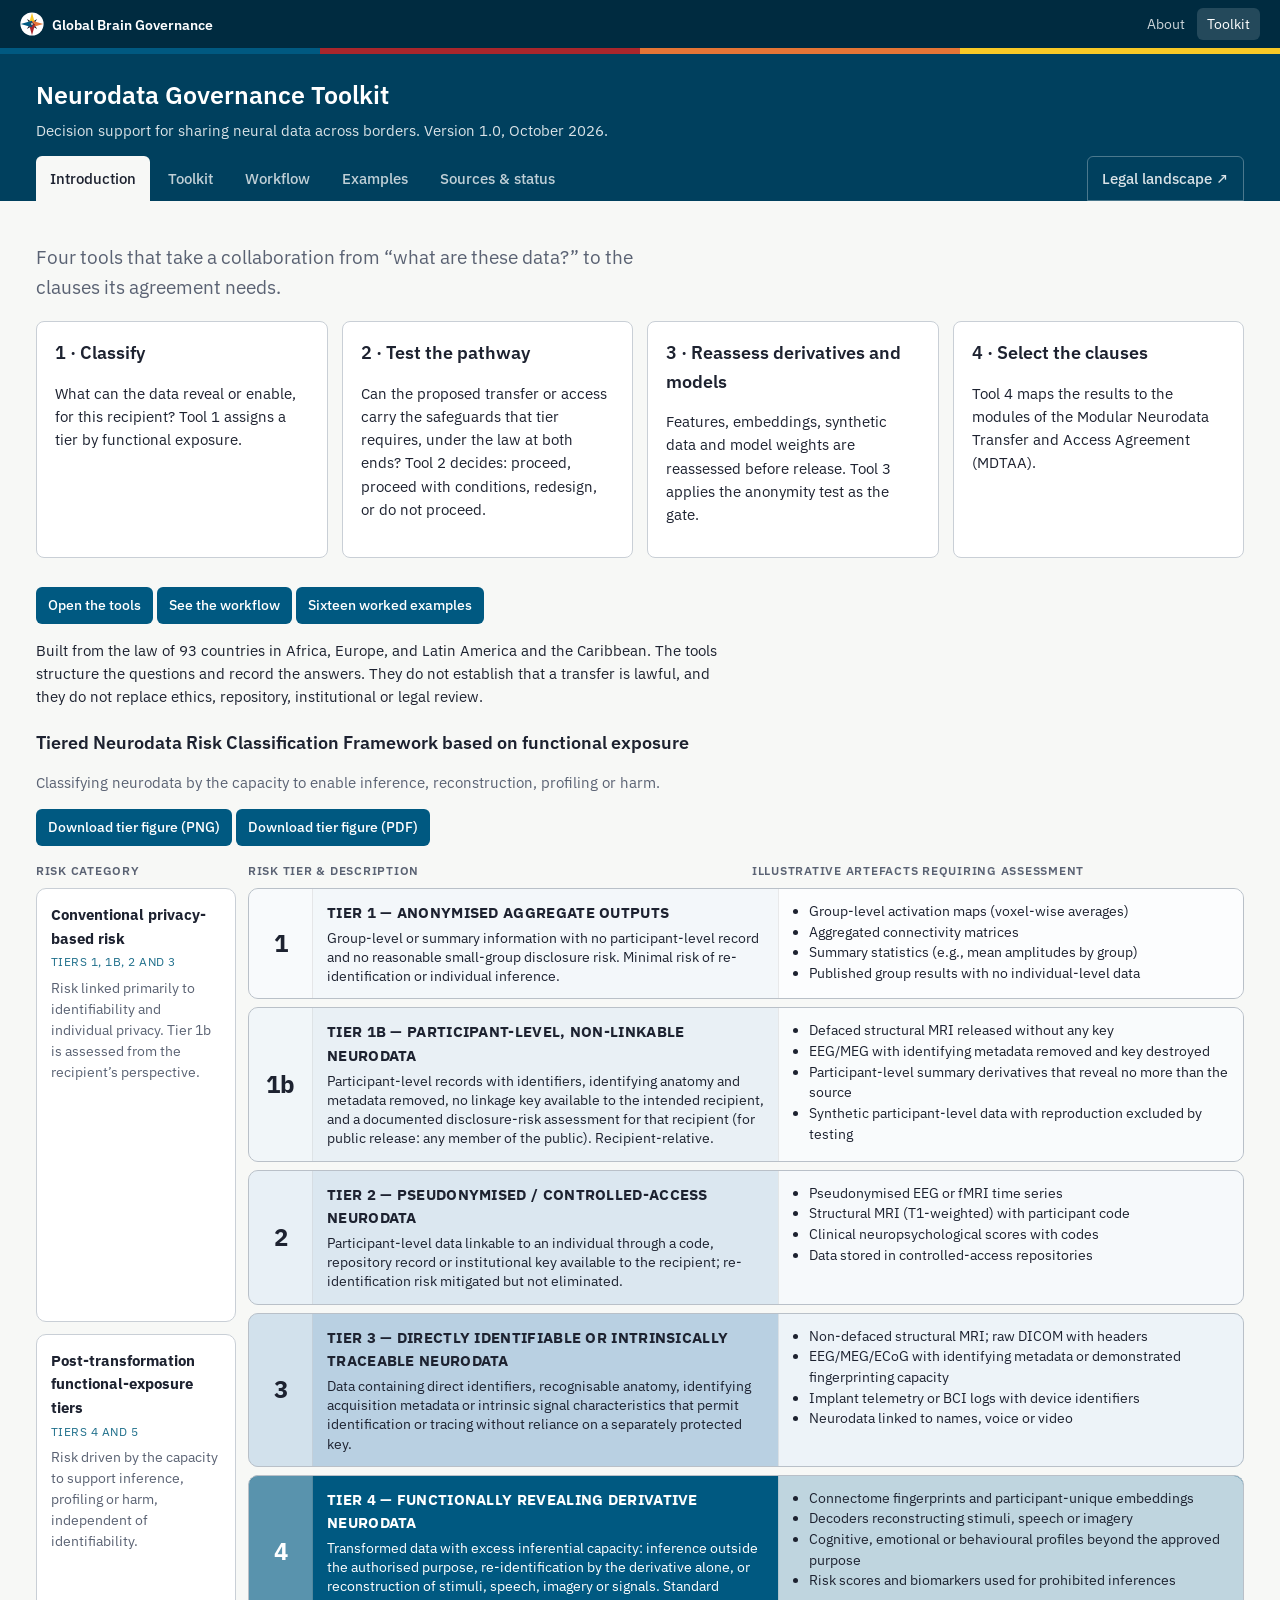
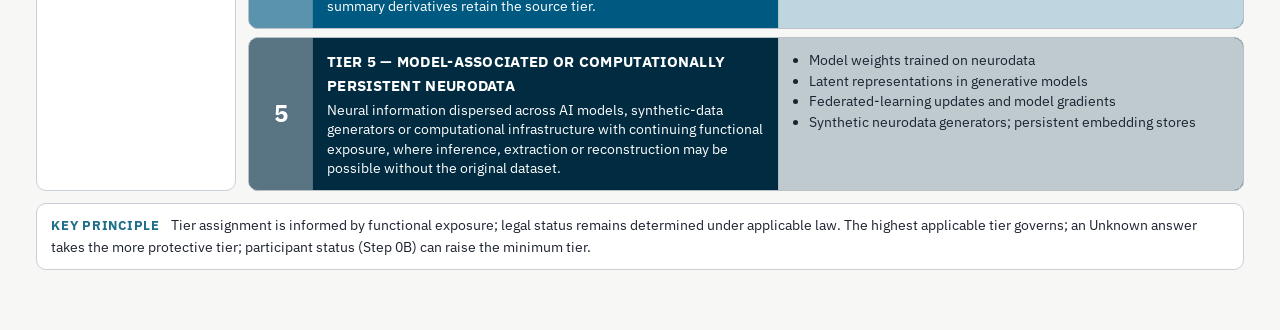
<file: workflow-figure-patch/toolkit/index.html>
<!doctype html>
<html lang="en">
<head>
<meta charset="utf-8">
<meta name="viewport" content="width=device-width, initial-scale=1">
<title>Neurodata Governance Toolkit Explorer</title>
<meta name="description" content="Interactive explorer for the decision-support toolkit for cross-border neurodata sharing: tools, workflow and ten worked examples.">
<link rel="preconnect" href="https://fonts.googleapis.com">
<link rel="stylesheet" href="https://fonts.googleapis.com/css2?family=IBM+Plex+Sans:wght@400;500;600;700&family=IBM+Plex+Mono:wght@400;500&display=swap">
<style>
:root{--bg:#f7f8f6;--fg:#1d2230;--muted:#5a6273;--line:#c9cfd6;--panel:#fff;--accent:#005981;--accent2:#00405e;--new:#fff;--newline:#c9cfd6;--tier:#e6f0f5;--old:#a9262c;--good:#005981;--loop:#a9262c;--font:"IBM Plex Sans",system-ui,sans-serif;--mono:"IBM Plex Mono",ui-monospace,monospace}
@media (prefers-color-scheme:dark){:root{--bg:#15181f;--fg:#e8eaf0;--muted:#a3abba;--line:#3a4150;--panel:#1d2129;--accent:#5fb0d6;--accent2:#002b40;--new:#1d2129;--newline:#3a4150;--tier:#1e3340;--old:#e0666b;--good:#5fb0d6;--loop:#e0666b;color-scheme:dark}}
*{box-sizing:border-box}
body{margin:0;background:var(--bg);color:var(--fg);font-family:var(--font);font-size:15px;line-height:1.55}
header{background:var(--accent2);color:#fff;padding:22px max(16px,env(safe-area-inset-left)) 0}
.wrap{max-width:1240px;margin:0 auto;padding-left:max(16px,env(safe-area-inset-left,0px));padding-right:max(16px,env(safe-area-inset-right,0px))}
header h1{margin:0;font-size:1.55rem;font-weight:600}
.stripe{height:6px;background:linear-gradient(90deg,#005981 0 25%,#a9262c 25% 50%,#e57536 50% 75%,#f9c926 75% 100%)}
.sitebar{background:#002b40;color:#fff;font-size:.9rem} .sitebar .wrap{display:flex;justify-content:space-between;align-items:center;flex-wrap:wrap;gap:8px;padding:8px 0} .sitebar .sbrand{color:#fff;text-decoration:none;font-weight:600} .sitebar nav{display:flex;gap:2px;flex-wrap:wrap} .sitebar nav a{color:#fff;opacity:.8;text-decoration:none;padding:5px 10px;border-radius:6px} .sitebar nav a:hover,.sitebar nav a.active{opacity:1;background:rgba(255,255,255,.14)} a.parent{color:#fff;opacity:.8;text-decoration:none;font-size:.85rem;display:inline-block;margin-bottom:6px} a.parent:hover{opacity:1;text-decoration:underline}
header p{margin:4px 0 14px;opacity:.85;max-width:80ch}
nav.tabs{display:flex;flex-wrap:wrap;gap:4px}
nav.tabs button{background:transparent;border:0;color:#fff;opacity:.75;padding:10px 14px;font:inherit;font-weight:500;border-radius:6px 6px 0 0;cursor:pointer}
nav.tabs button.active{background:var(--bg);color:var(--fg);opacity:1}
nav.tabs a.tablink{color:#fff;opacity:.85;padding:10px 14px;font-weight:500;text-decoration:none;border-radius:6px 6px 0 0;margin-left:auto;border:1px solid rgba(255,255,255,.35)} nav.tabs a.tablink:hover{opacity:1;background:rgba(255,255,255,.12)}
nav.tabs button:focus-visible{outline:2px solid #fff}
main{padding-block:22px 60px}
.panel{display:none} .panel.active{display:block}
.subtabs{display:flex;flex-wrap:wrap;gap:6px;margin:0 0 16px}
.subtabs button{background:var(--panel);border:1px solid var(--line);color:var(--fg);padding:6px 11px;border-radius:999px;font:inherit;font-size:.9rem;cursor:pointer}
.subtabs button.active{background:var(--accent);border-color:var(--accent);color:#fff}
.subpanel{display:none} .subpanel.active{display:block}
h2{font-size:1.35rem;font-weight:600;margin:0 0 .4rem} h3{font-size:1.15rem;font-weight:600;margin:1.2rem 0 .5rem} h4{font-size:1rem;margin:1.2rem 0 .4rem}
p,li{max-width:78ch} .lead{color:var(--muted)}
.card{background:var(--panel);border:1px solid var(--line);border-radius:8px;padding:16px 18px;margin:0 0 14px}
.grid{display:grid;grid-template-columns:repeat(auto-fit,minmax(260px,1fr));gap:14px}
.grid .card h3{margin-top:0}
details.step{background:var(--panel);border:1px solid var(--line);border-radius:6px;margin:0 0 8px}
details.step.chg{border-color:var(--newline);background:color-mix(in srgb,var(--new) 45%,var(--panel))}
details.step summary{cursor:pointer;padding:10px 12px;display:flex;gap:12px;align-items:baseline;list-style:none}
details.step summary::-webkit-details-marker{display:none}
details.step summary::before{content:"▸";color:var(--accent);flex:0 0 auto} details.step[open] summary::before{content:"▾"}
.stepno{font-family:var(--mono);font-weight:500;color:var(--accent);flex:0 0 auto;min-width:3.2em} .stepq{flex:1 1 auto;min-width:0}
.tag{font-size:.72rem;letter-spacing:.06em;text-transform:uppercase;background:var(--newline);color:#fff;padding:2px 7px;border-radius:4px;flex:0 0 auto}
table{border-collapse:collapse;width:100%;font-size:.9rem} th,td{text-align:left;vertical-align:top;padding:8px 10px;border-top:1px solid var(--line)} th{color:var(--muted);font-weight:600;font-size:.8rem;text-transform:uppercase;letter-spacing:.05em}
tr.chg td{background:var(--new)}
td.k{font-family:var(--mono);white-space:nowrap} td.m{color:var(--muted)}
.tablewrap{overflow-x:auto}
.note{background:var(--tier);border-left:3px solid var(--accent);padding:8px 12px;margin:0 0 8px;font-size:.9rem;color:var(--muted)} .note.chg{background:var(--new);border-left-color:var(--newline);color:var(--fg)}
.controls{display:flex;gap:14px;flex-wrap:wrap;align-items:center;margin:0 0 12px;font-size:.9rem}
.controls input[type=search]{font:inherit;padding:6px 10px;border:1px solid var(--line);border-radius:6px;background:var(--panel);color:var(--fg);min-width:240px}
.facts{display:grid;grid-template-columns:repeat(auto-fit,minmax(200px,1fr));gap:10px;margin:10px 0} .facts div{background:var(--panel);border:1px solid var(--line);border-radius:6px;padding:8px 10px;font-size:.9rem} .facts b{display:block;font-size:.72rem;text-transform:uppercase;letter-spacing:.06em;color:var(--muted);margin-bottom:2px}
.verdicts{display:flex;gap:10px;flex-wrap:wrap;margin:8px 0 4px} .v{padding:5px 10px;border-radius:999px;font-size:.85rem;border:1.5px solid} .v.old{border-color:var(--old);color:var(--old)} .v.new{border-color:var(--good);color:var(--good)}
.strip{display:flex;flex-direction:column;gap:8px;margin:6px 0 10px}
.lane{display:grid;grid-template-columns:150px 1fr;gap:10px;align-items:start} .lanehead{font-weight:600;font-size:.9rem;padding-top:6px}
.chips{display:flex;flex-wrap:wrap;gap:6px} .chip{background:var(--panel);border:1px solid var(--line);border-radius:6px;padding:4px 8px;font-size:.82rem} .chip b{font-family:var(--mono);color:var(--accent);font-weight:500;margin-right:4px} .chip.res{background:var(--tier);border-color:var(--accent);font-weight:600}
.callout{border-left:3px solid var(--old);background:var(--panel);padding:10px 14px;margin:14px 0;font-size:.95rem}
.two{display:grid;grid-template-columns:repeat(auto-fit,minmax(300px,1fr));gap:20px}
figure{margin:0 0 18px;background:var(--panel);border:1px solid var(--line);border-radius:8px;padding:12px} figcaption{color:var(--muted);font-size:.9rem;margin-top:8px}
.scroll{overflow-x:auto} #wf{min-width:1200px;width:100%;height:auto;display:block}
.legend{display:flex;flex-wrap:wrap;gap:12px 20px;font-size:.85rem;color:var(--muted);margin:0 0 10px} .legend span{display:inline-flex;align-items:center;gap:6px} .sw{width:20px;height:13px;border:1.5px solid var(--line);border-radius:3px;background:var(--panel)} .sw.new{background:var(--new);border-color:var(--newline)} .sw.tier{background:var(--tier);border-color:var(--accent)} .sw.loop{border:0;height:2px;background:var(--loop);width:24px}
.tierlist{display:grid;grid-template-columns:repeat(auto-fit,minmax(220px,1fr));gap:10px} .tierlist div{background:var(--panel);border:1px solid var(--line);border-left:4px solid var(--accent);border-radius:6px;padding:8px 12px;font-size:.92rem} .tierlist div.new{border-left-color:var(--newline)} .tierlist b{display:block}
td.old{color:var(--old)} td.new{color:var(--good)}
.excards{display:grid;grid-template-columns:repeat(4,minmax(0,1fr));gap:8px;margin:0 0 20px}
@media (max-width:1000px){.excards{grid-template-columns:repeat(2,minmax(0,1fr))}} @media (max-width:560px){.excards{grid-template-columns:1fr}}
.exdet.neg,.negtxt{color:var(--old)} .postxt{color:var(--good);font-weight:600}
.parties{display:grid;grid-template-columns:repeat(auto-fit,minmax(260px,1fr));gap:10px;margin:10px 0} .parties div{background:var(--tier);border-radius:6px;padding:10px 12px;font-size:.9rem} .parties b{display:block;font-size:.72rem;text-transform:uppercase;letter-spacing:.06em;color:var(--muted);margin-bottom:3px}
.excard{text-align:left;background:var(--panel);border:1.5px solid var(--line);border-radius:8px;padding:8px 10px 8px 24px;position:relative;font:inherit;color:var(--fg);cursor:pointer;display:flex;flex-direction:column;gap:2px;transition:border-color .15s,box-shadow .15s}
.excard:hover{border-color:var(--accent);box-shadow:0 2px 10px rgba(0,0,0,.08)} .excard.active{border-color:var(--accent);box-shadow:0 0 0 2px var(--accent) inset;background:var(--tier)}
.excard:focus-visible{outline:2px solid var(--accent);outline-offset:2px}
.excard::before{content:"";position:absolute;left:10px;top:13px;width:8px;height:8px;border-radius:50%;background:var(--good)} .excard.neg::before{background:var(--old)} .exname{font-weight:600;font-size:.9rem;line-height:1.25} .exmeta{font-size:.7rem;color:var(--muted);text-transform:uppercase;letter-spacing:.04em} .exabs{font-size:.88rem;color:var(--muted);line-height:1.45} .exdet{font-size:.78rem;color:var(--good);font-weight:600;margin-top:2px}
.subpanel.exopen{border-top:3px solid var(--accent);padding-top:10px}
footer{color:var(--muted);font-size:.85rem;border-top:1px solid var(--line);padding-top:14px;margin-top:30px}
a{color:var(--accent)}
.dls{display:flex;flex-wrap:wrap;gap:8px} a.dl{display:inline-block;background:var(--accent);color:#fff;text-decoration:none;padding:7px 12px;border-radius:6px;font-size:.9rem;font-weight:500} a.dl:hover{filter:brightness(1.1)}
@media (max-width:600px){.lane{grid-template-columns:1fr}}

.tierfig{--line:#c9cfd6;font-family:"IBM Plex Sans",system-ui,sans-serif;color:#1d2230;max-width:1240px}
.tierhead{display:grid;grid-template-columns:200px 1fr 1fr;gap:12px;font-size:.78rem;letter-spacing:.06em;text-transform:uppercase;color:#5a6273;font-weight:600;margin:0 0 8px}
.tiergrid{display:grid;grid-template-columns:200px 1fr;grid-template-rows:auto auto;gap:12px}
.tcat{background:#fff;border:1px solid #c9cfd6;border-radius:10px;padding:14px 14px;font-size:.85rem;color:#5a6273}
.tcat b{display:block;color:#1d2230;font-size:.95rem;margin-bottom:2px} .tcat span{display:block;font-size:.78rem;letter-spacing:.04em;text-transform:uppercase;margin-bottom:6px;color:#1f6f8b} .tcat p{margin:0}
.tcat1{grid-row:1;grid-column:1} .tcat2{grid-row:2;grid-column:1}
.tiers{grid-column:2;grid-row:1 / span 2;display:flex;flex-direction:column;gap:8px}
.tier{display:grid;grid-template-columns:64px 1fr 1fr;gap:0;background:var(--tbg);color:var(--tfg);border:1px solid #b9c0c8;border-radius:10px;overflow:hidden}
.tnum{display:flex;align-items:center;justify-content:center;font-size:1.5rem;font-weight:700;background:rgba(255,255,255,.35);border-right:1px solid rgba(0,0,0,.08)}
.tbody{padding:12px 14px} .ttitle{font-weight:700;font-size:.95rem;text-transform:uppercase;letter-spacing:.02em;margin-bottom:4px} .tdesc{font-size:.86rem;line-height:1.4}
.tex{margin:0;padding:12px 14px 12px 30px;background:rgba(255,255,255,.75);color:#1d2230;font-size:.86rem;line-height:1.5;border-left:1px solid rgba(0,0,0,.08)}
.tkey{margin-top:12px;background:#fff;border:1px solid #c9cfd6;border-radius:10px;padding:10px 14px;font-size:.9rem} .tkey b{color:#1f6f8b;margin-right:8px;text-transform:uppercase;font-size:.8rem;letter-spacing:.06em}
@media (prefers-color-scheme:dark){.tierfig{color:#e8eaf0}.tcat,.tkey{background:#1d2129;border-color:#3a4150;color:#a3abba}.tcat b,.tkey{color:#e8eaf0}.tierhead{color:#a3abba}.tex{background:rgba(255,255,255,.85)}}
@media (max-width:760px){.tiergrid,.tierhead{grid-template-columns:1fr}.tiers{grid-column:1;grid-row:auto}.tcat1,.tcat2{grid-column:1;grid-row:auto}.tier{grid-template-columns:48px 1fr}.tex{grid-column:1 / span 2;border-left:0;border-top:1px solid rgba(0,0,0,.08)}.tierhead div:nth-child(3){display:none}}


.iwf-wrap{display:block}
.iwf-fig{--w:min(1560px,100vw - 32px);width:var(--w);margin-left:calc((100% - var(--w))/2)}
#iwf{min-width:1180px;width:100%;height:auto;display:block;cursor:default}
.iwf-legend{display:flex;flex-wrap:wrap;gap:12px 18px;align-items:center;font-size:.85rem;color:var(--muted);margin-top:8px}
.iwf-legend span{display:inline-flex;align-items:center;gap:6px} .sw.fwd{border:0;height:2px;background:var(--accent);width:24px} .sw.loop{border:0;height:2px;background:var(--loop);width:24px}
.iwf-side{background:var(--panel);border:1px solid var(--line);border-radius:8px;padding:16px 20px;margin-top:16px;font-size:1rem;min-height:120px;max-width:none;scroll-margin-top:12px}
.iwf-side h3{margin:0 0 2px;font-size:1.05rem} .iwf-side .k{font-family:var(--mono);color:var(--accent);font-size:.8rem} .iwf-side p{margin:.5rem 0;max-width:none} .iwf-side h4{margin:.8rem 0 .2rem;font-size:.78rem;letter-spacing:.06em;text-transform:uppercase;color:var(--muted)}
.iwf-side .links a{display:inline-block;margin:2px 6px 2px 0;font-size:.85rem;cursor:pointer;color:var(--accent);text-decoration:underline dotted}
.iwf-empty{color:var(--muted)} .iwf-empty b{color:var(--fg)}
.iwf-tip{position:fixed;z-index:50;max-width:280px;background:var(--fg);color:var(--bg);padding:8px 10px;border-radius:6px;font-size:.82rem;pointer-events:none;box-shadow:0 4px 14px rgba(0,0,0,.25)}
#iwf .node{cursor:pointer} #iwf .node rect{transition:opacity .15s} #iwf.focus .node:not(.on) rect,#iwf.focus .node:not(.on) text{opacity:.22} #iwf.focus .edge:not(.on){opacity:.12}
#iwf .node.sel rect{stroke-width:3} #iwf .edge.on{stroke-width:3}

</style>
</head>
<body>
<div class="sitebar"><div class="wrap"><a class="sbrand" href="/"><svg viewBox="0 0 120 120" width="24" height="24" style="vertical-align:-6px;margin-right:8px" aria-hidden="true">  <circle cx="60" cy="60" r="58" fill="#ffffff"/>  <polygon points="85.5,34.5 53.6,53.6 60,60 66.4,66.4" fill="#1d2230"/><polygon points="34.5,34.5 53.6,66.4 60,60 66.4,53.6" fill="#1d2230"/><polygon points="34.5,85.5 66.4,66.4 60,60 53.6,53.6" fill="#1d2230"/><polygon points="85.5,85.5 66.4,53.6 60,60 53.6,66.4" fill="#1d2230"/>  <polygon points="60.0,4.0 44.0,60.0 60,60 76.0,60.0" fill="#f9c926"/><polygon points="116.0,60.0 60.0,44.0 60,60 60.0,76.0" fill="#e57536"/><polygon points="60.0,116.0 76.0,60.0 60,60 44.0,60.0" fill="#a9262c"/><polygon points="4.0,60.0 60.0,76.0 60,60 60.0,44.0" fill="#005981"/>  <circle cx="60" cy="60" r="7" fill="#ffffff" stroke="#1d2230" stroke-width="4"/></svg>Global Brain Governance</a><nav><a href="/about/">About</a><a class="active" href="/toolkit/">Toolkit</a></nav></div></div>
<div class="stripe"></div>
<header><div class="wrap">
<h1>Neurodata Governance Toolkit</h1>
<p>Decision support for sharing neural data across borders. Version 1.0, October 2026.</p>
<nav class="tabs" role="tablist">
<button data-tab="intro" class="active">Introduction</button><button data-tab="toolkit">Toolkit</button><button data-tab="workflow">Workflow</button><button data-tab="examples">Examples</button><button data-tab="about">Sources &amp; status</button><a class="tablink" href="/toolkit/legal-landscape/">Legal landscape ↗</a>
</nav></div></header>
<main class="wrap">

<section class="panel active" id="panel-intro">
<p class="lead" style="font-size:1.2rem;max-width:60ch">Four tools that take a collaboration from “what are these data?” to the clauses its agreement needs.</p>
<div class="grid">
<div class="card"><h3>1 · Classify</h3><p>What can the data reveal or enable, for this recipient? Tool 1 assigns a tier by functional exposure.</p></div>
<div class="card"><h3>2 · Test the pathway</h3><p>Can the proposed transfer or access carry the safeguards that tier requires, under the law at both ends? Tool 2 decides: proceed, proceed with conditions, redesign, or do not proceed.</p></div>
<div class="card"><h3>3 · Reassess derivatives and models</h3><p>Features, embeddings, synthetic data and model weights are reassessed before release. Tool 3 applies the anonymity test as the gate.</p></div>
<div class="card"><h3>4 · Select the clauses</h3><p>Tool 4 maps the results to the modules of the Modular Neurodata Transfer and Access Agreement (MDTAA).</p></div>
</div>
<p><a class="dl" href="#toolkit">Open the tools</a> <a class="dl" href="#workflow">See the workflow</a> <a class="dl" href="#examples">Sixteen worked examples</a></p>
<p>Built from the law of 93 countries in Africa, Europe, and Latin America and the Caribbean. The tools structure the questions and record the answers. They do not establish that a transfer is lawful, and they do not replace ethics, repository, institutional or legal review.</p>
<h3>Tiered Neurodata Risk Classification Framework based on functional exposure</h3>
<p class="lead">Classifying neurodata by the capacity to enable inference, reconstruction, profiling or harm.</p>
<p><a class="dl" href="pdf/Figure_Tiers.png" download>Download tier figure (PNG)</a> <a class="dl" href="pdf/Figure_Tiers.pdf" download>Download tier figure (PDF)</a></p>
<div class="tierfig">
<div class="tierhead"><div>Risk category</div><div>Risk tier &amp; description</div><div>Illustrative artefacts requiring assessment</div></div>
<div class="tiergrid">
 <div class="tcat tcat1"><b>Conventional privacy-based risk</b><span>Tiers 1, 1b, 2 and 3</span><p>Risk linked primarily to identifiability and individual privacy. Tier 1b is assessed from the recipient’s perspective.</p></div>
 <div class="tcat tcat2"><b>Post-transformation functional-exposure tiers</b><span>Tiers 4 and 5</span><p>Risk driven by the capacity to support inference, profiling or harm, independent of identifiability.</p></div>
 <div class="tiers"><div class="tier" style="--tbg:#f3f7fa;--tfg:#1d2230">
  <div class="tnum">1</div>
  <div class="tbody"><div class="ttitle">Tier 1 — Anonymised aggregate outputs</div><div class="tdesc">Group-level or summary information with no participant-level record and no reasonable small-group disclosure risk. Minimal risk of re-identification or individual inference.</div></div>
  <ul class="tex"><li>Group-level activation maps (voxel-wise averages)</li><li>Aggregated connectivity matrices</li><li>Summary statistics (e.g., mean amplitudes by group)</li><li>Published group results with no individual-level data</li></ul>
</div><div class="tier" style="--tbg:#e9f0f5;--tfg:#1d2230">
  <div class="tnum">1b</div>
  <div class="tbody"><div class="ttitle">Tier 1b — Participant-level, non-linkable neurodata</div><div class="tdesc">Participant-level records with identifiers, identifying anatomy and metadata removed, no linkage key available to the intended recipient, and a documented disclosure-risk assessment for that recipient (for public release: any member of the public). Recipient-relative.</div></div>
  <ul class="tex"><li>Defaced structural MRI released without any key</li><li>EEG/MEG with identifying metadata removed and key destroyed</li><li>Participant-level summary derivatives that reveal no more than the source</li><li>Synthetic participant-level data with reproduction excluded by testing</li></ul>
</div><div class="tier" style="--tbg:#dbe7f0;--tfg:#1d2230">
  <div class="tnum">2</div>
  <div class="tbody"><div class="ttitle">Tier 2 — Pseudonymised / controlled-access neurodata</div><div class="tdesc">Participant-level data linkable to an individual through a code, repository record or institutional key available to the recipient; re-identification risk mitigated but not eliminated.</div></div>
  <ul class="tex"><li>Pseudonymised EEG or fMRI time series</li><li>Structural MRI (T1-weighted) with participant code</li><li>Clinical neuropsychological scores with codes</li><li>Data stored in controlled-access repositories</li></ul>
</div><div class="tier" style="--tbg:#b9d0e2;--tfg:#1d2230">
  <div class="tnum">3</div>
  <div class="tbody"><div class="ttitle">Tier 3 — Directly identifiable or intrinsically traceable neurodata</div><div class="tdesc">Data containing direct identifiers, recognisable anatomy, identifying acquisition metadata or intrinsic signal characteristics that permit identification or tracing without reliance on a separately protected key.</div></div>
  <ul class="tex"><li>Non-defaced structural MRI; raw DICOM with headers</li><li>EEG/MEG/ECoG with identifying metadata or demonstrated fingerprinting capacity</li><li>Implant telemetry or BCI logs with device identifiers</li><li>Neurodata linked to names, voice or video</li></ul>
</div><div class="tier" style="--tbg:#005981;--tfg:#ffffff">
  <div class="tnum">4</div>
  <div class="tbody"><div class="ttitle">Tier 4 — Functionally revealing derivative neurodata</div><div class="tdesc">Transformed data with excess inferential capacity: inference outside the authorised purpose, re-identification by the derivative alone, or reconstruction of stimuli, speech, imagery or signals. Standard summary derivatives retain the source tier.</div></div>
  <ul class="tex"><li>Connectome fingerprints and participant-unique embeddings</li><li>Decoders reconstructing stimuli, speech or imagery</li><li>Cognitive, emotional or behavioural profiles beyond the approved purpose</li><li>Risk scores and biomarkers used for prohibited inferences</li></ul>
</div><div class="tier" style="--tbg:#002b40;--tfg:#ffffff">
  <div class="tnum">5</div>
  <div class="tbody"><div class="ttitle">Tier 5 — Model-associated or computationally persistent neurodata</div><div class="tdesc">Neural information dispersed across AI models, synthetic-data generators or computational infrastructure with continuing functional exposure, where inference, extraction or reconstruction may be possible without the original dataset.</div></div>
  <ul class="tex"><li>Model weights trained on neurodata</li><li>Latent representations in generative models</li><li>Federated-learning updates and model gradients</li><li>Synthetic neurodata generators; persistent embedding stores</li></ul>
</div></div>
</div>
<div class="tkey"><b>Key principle</b> Tier assignment is informed by functional exposure; legal status remains determined under applicable law. The highest applicable tier governs; an Unknown answer takes the more protective tier; participant status (Step 0B) can raise the minimum tier.</div>
</div>
</section>

<section class="panel" id="panel-toolkit">
<h2>The four tools</h2>
<p class="lead">Each tool is a sequence of questions. Click a step to expand its answer rows and required actions; the search box filters steps by text.</p>
<div class="controls"><input type="search" id="toolsearch" placeholder="Filter steps (e.g. public release, Tier 4, EHDS)"><button class="sub" id="expandall">Expand all</button><button class="sub" id="collapseall">Collapse all</button></div>
<div class="card downloads"><h3>Downloads</h3><p class="lead">Print-ready PDFs (A4 landscape) of the four tools, the workflow figure and the tier framework.</p>
<div class="dls"><a class="dl" href="pdf/Toolkit_Tools_1-4.pdf" download>All four tools (PDF, 46 pp.)</a><a class="dl" href="pdf/Tool1_Neurodata_Governance_Decision_Tool.pdf" download>Tool 1 (PDF)</a><a class="dl" href="pdf/Tool2_Neurodata_Transfer_and_Access_Decision_Tool.pdf" download>Tool 2 (PDF)</a><a class="dl" href="pdf/Tool3_Derivative_and_Embedding_Governance_Decision_Tool.pdf" download>Tool 3 (PDF)</a><a class="dl" href="pdf/Tool4_MDTAA_Clause_Selection_Tool.pdf" download>Tool 4 (PDF)</a><a class="dl" href="pdf/Figure_Workflow_Toolkit.png" download>Workflow figure (PNG)</a><a class="dl" href="pdf/Figure_Workflow_Toolkit.svg" download>Workflow figure (SVG)</a><a class="dl" href="pdf/Figure_Tiers.png" download>Tier figure (PNG)</a><a class="dl" href="pdf/Figure_Tiers.pdf" download>Tier figure (PDF)</a></div></div>
<div class="subtabs" data-group="toolkit"><button class="sub" data-sub="toolkit" data-id="t1">Tool 1</button><button class="sub" data-sub="toolkit" data-id="t2">Tool 2</button><button class="sub" data-sub="toolkit" data-id="t3">Tool 3</button><button class="sub" data-sub="toolkit" data-id="t4">Tool 4</button></div>
<section class="subpanel" id="toolkit-t1"><p class="lead">Assigns a functional-exposure tier (5, 4, 3, 2, 1b, 1) to the specific object for the specific recipient. Highest tier governs; Unknown resolves upward; Step 0B can raise the minimum tier.</p><p><a class="dl" href="pdf/Tool1_Neurodata_Governance_Decision_Tool.pdf" download>Download Tool 1 as PDF</a></p><h3>Tool 1 — Neurodata Governance Decision Tool </h3>
<details class="step"><summary><span class="stepno">Applicability checkpoint</span><span class="stepq">Which statutory access regimes and ex ante data-protection, privacy-impact or privacy-risk assessment requirements may apply to the proposed activity? Consider the data category, holder, purpose, jurisdiction and application date, including EHDS where relevant. Assess legal applicability separately from functional-exposure tier.</span></summary>
<table><thead><tr><th>Answer</th><th>Risk tier</th><th>Required action</th></tr></thead><tbody>
<tr><td>Complete checkpoint</td><td>No tier is assigned at this step. Follow the instructions in the Required action column. Any tier identified at an earlier step remains applicable unless resolved through documented reassessment.</td><td>Record potentially applicable regimes and assessment requirements in Neurodata Governance Assessment Record (Schedule B of the MDTAA) Record any unresolved applicability question and refer it to the responsible legal or institutional reviewer in Neurodata Governance Assessment Record (Schedule B of the MDTAA) Continue to Step 1. Completion of this checkpoint does not resolve or waive an outstanding legal requirement.</td></tr>
</tbody></table></details>
<details class="step"><summary><span class="stepno">0B</span><span class="stepq">Participant status. Do the neurodata relate, in whole or in part, to (a) minors; (b) adults who lacked capacity to consent at collection; (c) deceased persons; (d) members of an Indigenous people or a community-governed or otherwise defined population with recognised governance interests; or (e) persons in a dependent relationship with the collecting institution (patients, employees, students, detainees)?</span></summary>
<table><thead><tr><th>Answer</th><th>Risk tier</th><th>Required action</th></tr></thead><tbody>
<tr><td>Yes (select all that apply)</td><td>No tier is assigned at this step. Follow the instructions in the Required action column. Any tier identified at an earlier step remains applicable unless resolved through documented reassessment.</td><td>Record each applicable status and the consent, assent, proxy-consent, community-approval or post-mortem rule relied on under Applicable Law in the Neurodata Governance Assessment Record (Schedule B of the MDTAA). Treat the minimum tier available at the Final Decision as one tier higher than otherwise determined (Tier 1 → Tier 1b; Tier 1b → Tier 2), unless a documented ethics or community determination permits otherwise. Where (d) applies, mark Tool 4 (Supplementary Table 9) Step 17 as required. Continue to Step 1.</td></tr>
<tr><td>No</td><td>No tier is assigned at this step. Follow the instructions in the Required action column. Any tier identified at an earlier step remains applicable unless resolved through documented reassessment.</td><td>Record the basis for the answer in Neurodata Governance Assessment Record (Schedule B of the MDTAA). Continue to Step 1.</td></tr>
<tr><td>Unknown</td><td>No tier is assigned at this step. Follow the instructions in the Required action column. Any tier identified at an earlier step remains applicable unless resolved through documented reassessment.</td><td>Record the uncertainty; obtain the information from the Principal Investigator or data steward. Apply the ‘Yes’ action provisionally. Continue to Step 1.</td></tr>
</tbody></table></details>
<details class="step"><summary><span class="stepno">1</span><span class="stepq">Does this object contain, represent or derive from human neurodata? ? Examples include MRI, fMRI, EEG, MEG, ECoG, neural implant data, BCI recordings, neural features, embeddings, predictions, or AI models trained using neurodata.</span></summary>
<table><thead><tr><th>Answer</th><th>Risk tier</th><th>Required action</th></tr></thead><tbody>
<tr><td>No</td><td>No tier is assigned at this step. Follow the instructions in the Required action column. Any tier identified at an earlier step remains applicable unless resolved through documented reassessment.</td><td>Record why the object falls outside this Tool’s scope in Neurodata Governance Assessment Record (Schedule B of the MDTAA). Record the outcome as “Not applicable” in Neurodata Governance Assessment Record (Schedule B of the MDTAA). Follow the institution’s ordinary data-governance procedures. End this Tool.</td></tr>
<tr><td>Yes</td><td>No tier is assigned at this step. Follow the instructions in the Required action column. Any tier identified at an earlier step remains applicable unless resolved through documented reassessment.</td><td>Record the object’s human-neurodata source or relationship in Neurodata Governance Assessment Record (Schedule B of the MDTAA). Continue to Step 2A.</td></tr>
<tr><td>Unsure</td><td>No tier is assigned at this step. Follow the instructions in the Required action column. Any tier identified at an earlier step remains applicable unless resolved through documented reassessment.</td><td>Record the uncertainty in Neurodata Governance Assessment Record (Schedule B of the MDTAA) Obtain clarification from the Principal Investigator, data steward or technical lead before beginning the proposed sharing or analysis. Pause this assessment. Return to Step 1 when the evidence supports “Yes” or “No”.</td></tr>
</tbody></table></details>
<details class="step"><summary><span class="stepno">2A</span><span class="stepq">Is the object under assessment itself a trained AI model, model component, model gradient, shared embedding store, synthetic-data generator, federated-learning artefact or other persistent computational artefact that was trained on, fitted to or otherwise derived from human neurodata? Examples include model weights, foundation models, federated-learning systems, synthetic-data generators, model gradients, or shared embedding repositories.</span></summary>
<table><thead><tr><th>Answer</th><th>Risk tier</th><th>Required action</th></tr></thead><tbody>
<tr><td>Yes</td><td>No tier is assigned at this step. Follow the instructions in the Required action column. Any tier identified at an earlier step remains applicable unless resolved through documented reassessment.</td><td>Record the artefact, its version and the form of incorporation in Neurodata Governance Assessment Record (Schedule B of the MDTAA). Mark Tool 3 (Supplementary Table 8) as required for this object. Continue to Step 2B.</td></tr>
<tr><td>No</td><td>No tier is assigned at this step. Follow the instructions in the Required action column. Any tier identified at an earlier step remains applicable unless resolved through documented reassessment.</td><td>Record the basis for this answer in Neurodata Governance Assessment Record (Schedule B of the MDTAA). If a model has been or will be trained on this object, note that the model is a separate object requiring its own Tool 1 and Tool 3 assessment. Continue to Step 3.</td></tr>
<tr><td>Unknown</td><td>Tier 5</td><td>Record provisional Tier 5 in Neurodata Governance Assessment Record (Schedule B of the MDTAA) and apply the Tier 5 safeguards specified in Annexure 1 §3.5 to the relevant object and activity. Request technical confirmation of whether incorporation has occurred. Continue to Step 3 to identify additional exposure and safeguards. When clarification is available, return to Step 2A: if “Yes”, continue to Step 2B; if “No”, document resolution of this provisional finding and continue to Step 3. Do not finalise a lower tier or proceed with affected sharing, transfer or deployment while this uncertainty remains unresolved.</td></tr>
</tbody></table></details>
<details class="step"><summary><span class="stepno">2B</span><span class="stepq">Is there evidence, or a reasonable possibility, that neural information persists within the model or computational infrastructure in a manner capable of supporting identification, inference, reconstruction, extraction or profiling of individuals or groups? Consider model memorisation, inversion, membership inference, extraction attacks, reconstructive outputs, shared embeddings and other forms of persistent representation.</span></summary>
<table><thead><tr><th>Answer</th><th>Risk tier</th><th>Required action</th></tr></thead><tbody>
<tr><td>Yes</td><td>Tier 5</td><td>Record a provisional Tier 5 condition in Neurodata Governance Assessment Record (Schedule B of the MDTAA) and apply Tier 5 safeguards provisionally under Annexure 1 §3.5. Record the evidence or credible technical assessment supporting continuing functional exposure in Neurodata Governance Assessment Record (Schedule B of the MDTAA). Initiate or complete Tool 3 (Supplementary Table 8) and apply the Tool 3 (Supplementary Table 8) return procedure below. Continue to Step 3 to identify additional exposure and safeguards. Tier 5 remains unconfirmed until the required assessment establishes its criteria</td></tr>
<tr><td>No</td><td>No tier is assigned at this step. Follow the instructions in the Required action column. Any tier identified at an earlier step remains applicable unless resolved through documented reassessment.</td><td>Record the supporting technical assessment in Neurodata Governance Assessment Record (Schedule B of the MDTAA). Complete Tool 3 (Supplementary Table 8) because Step 2A was answered “Yes”; this answer does not remove that requirement. Apply the Tool 3 (Supplementary Table 8) return procedure below. Continue to Step 3. Do not remove an existing higher-tier finding solely on the basis of this answer.</td></tr>
<tr><td>Unknown</td><td>Tier 5</td><td>Record provisional Tier 5 in Neurodata Governance Assessment Record (Schedule B of the MDTAA) and apply Tier 5 safeguards under Annexure 1 §3.5. Record the unresolved exposure question in Neurodata Governance Assessment Record (Schedule B of the MDTAA). Obtain appropriate specialist technical, legal, ethics or institutional review and complete Tool 3 (Supplementary Table 8). Apply the Tool 3 (Supplementary Table 8) return procedure below. Continue to Step 3 to identify additional exposure and safeguards. Do not finalise a lower tier or proceed with affected sharing, transfer or deployment until the uncertainty is resolved.</td></tr>
</tbody></table></details>
<details class="step"><summary><span class="stepno">3</span><span class="stepq">Is this object a derived neurodata product rather than the original neurodata? ? Examples include embeddings, feature vectors, neural fingerprints, cognitive profiles, classifiers, predictions, or reconstructed neural representations.</span></summary>
<table><thead><tr><th>Answer</th><th>Risk tier</th><th>Required action</th></tr></thead><tbody>
<tr><td>Yes</td><td>No tier is assigned at this step. Follow the instructions in the Required action column. Any tier identified at an earlier step remains applicable unless resolved through documented reassessment.</td><td>Record the source neurodata and the transformation that produced the object in Neurodata Governance Assessment Record (Schedule B of the MDTAA). Continue to Step 4.</td></tr>
<tr><td>No</td><td>No tier is assigned at this step. Follow the instructions in the Required action column. Any tier identified at an earlier step remains applicable unless resolved through documented reassessment.</td><td>Record the basis for treating the object as original neurodata. in Neurodata Governance Assessment Record (Schedule B of the MDTAA). Continue to Step 5 to assess direct identification and traceability.</td></tr>
<tr><td>Unknown</td><td>No tier is assigned at this step. Follow the instructions in the Required action column. Any tier identified at an earlier step remains applicable unless resolved through documented reassessment.</td><td>Obtain provenance or processing information from the data steward or technical lead. Retain all existing tier findings and safeguards. Pause progression beyond this step. Return to Step 3 when the evidence supports “Yes” or “No”.</td></tr>
</tbody></table></details>
<details class="step"><summary><span class="stepno">4</span><span class="stepq">Does this derived object have excess inferential capacity, that is, can it, alone or with information reasonably available to the intended recipient: (i) support inference about neurological, cognitive, emotional or behavioural states or traits outside the purpose for which the source neurodata were authorised; (ii) identify or trace a participant by itself (for example a functional-connectome fingerprint or a high-dimensional embedding unique to a participant); or (iii) reconstruct stimuli, speech, imagery or neural signals? Standard summary derivatives that reveal no more than the source dataset already reveals (for example regional volumes, connectivity matrices or spectral summaries used for the authorised purpose) do not satisfy this question and retain the source tier. Apply Annexure 1 §4.1.6 and the §2.1 distinction between ordinary aggregate description and material group-level Functional Exposure.</span></summary>
<table><thead><tr><th>Answer</th><th>Risk tier</th><th>Required action</th></tr></thead><tbody>
<tr><td>Yes</td><td>Tier 4</td><td>Record a Tier 4 finding and the relevant capability in Neurodata Governance Assessment Record (Schedule B of the MDTAA). Restrict access to controlled access; document permitted uses and prohibited inferences inNeurodata Governance Assessment Record (Schedule B of the MDTAA); prohibit unauthorised profiling, reconstruction and general-purpose AI training; and maintain provenance records. Obtain specialist governance review and complete Tool 3 (Supplementary Table 8). Complete Neuro-TADT (Tool 2) (Supplementary Table 7)  before external sharing or international transfer. Retain any higher tier finding. Continue to Step 5.</td></tr>
<tr><td>No</td><td>No tier is assigned at this step. Follow the instructions in the Required action column. Any tier identified at an earlier step remains applicable unless resolved through documented reassessment.</td><td>Record the evidence supporting this answer in Neurodata Governance Assessment Record (Schedule B of the MDTAA), including why the derivative reveals no more than the source dataset and the additional information reasonably available to the intended recipient. Continue to Step 5.</td></tr>
<tr><td>Unknown</td><td>Tier 4</td><td>Record provisional Tier 4 and the capability requiring assessment in Neurodata Governance Assessment Record (Schedule B of the MDTAA). Apply the safeguards specified in the Step 4 “Yes” row provisionally. Complete Tool 3 (Supplementary Table 8) and obtain the specialist review needed to resolve the uncertainty. Retain any higher tier finding. Continue to Step 5.</td></tr>
</tbody></table></details>
<details class="step"><summary><span class="stepno">5</span><span class="stepq">Does the object contain direct identifiers, recognisable identifying anatomy, identifying acquisition metadata, or intrinsic information that reasonably permits participant identification or tracing beyond linkage through a separately protected code or mapping? Examples include names, identifying DICOM headers, non-defaced facial anatomy, identifying voice or video, or device identifiers and timestamps that enable tracing. Being a raw EEG, MEG, ECoG or MRI acquisition is not, by itself, a “Yes”; linkage solely through a protected code or mapping is assessed at Step 6.</span></summary>
<table><thead><tr><th>Answer</th><th>Risk tier</th><th>Required action</th></tr></thead><tbody>
<tr><td>Yes</td><td>Tier 3</td><td>Record a Tier 3 finding and the identifiers or intrinsic traceability identified in Neurodata Governance Assessment Record (Schedule B of the MDTAA). Store the object in a secure controlled environment with encryption, role-based access, audit logs, and formal access approval. Remove unnecessary identifiers where feasible and restrict downloads and onward sharing. Complete Neuro-TADT (Tool 2) (Supplementary Table 7) before international transfer or external access. Retain any higher tier finding. Continue to Step 6.</td></tr>
<tr><td>No</td><td>No tier is assigned at this step. Follow the instructions in the Required action column. Any tier identified at an earlier step remains applicable unless resolved through documented reassessment.</td><td>Record the basis for concluding that the specified identifiers and intrinsic traceability are absent in Neurodata Governance Assessment Record (Schedule B of the MDTAA). Continue to Step 6.</td></tr>
<tr><td>Unknown</td><td>Tier 3</td><td>Record provisional Tier 3 in Neurodata Governance Assessment Record (Schedule B of the MDTAA). Apply the safeguards specified in the Step 5 “Yes” row provisionally. Assign an identifier and traceability review to the responsible data steward or technical reviewer. Retain any higher tier finding. Continue to Step 6. Return to Step 5 when the review supports “Yes” or “No”.</td></tr>
</tbody></table></details>
<details class="step"><summary><span class="stepno">6</span><span class="stepq">Does the object still contain participant-level neurodata that can be linked back to an individual through a code, repository record or institutional key that is available to, or obtainable by, the intended recipient? Where a key exists but is held by another party under a documented undertaking not to disclose it, answer ‘No’ for that recipient and ‘Yes’ for the key-holder, and record both. Example: a pseudonymised EEG dataset whose participant identifiers are held by the originating institution (‘Yes’ for the originating institution; ‘No’ for an external recipient that has no access to the key).</span></summary>
<table><thead><tr><th>Answer</th><th>Risk tier</th><th>Required action</th></tr></thead><tbody>
<tr><td>Yes</td><td>Tier 2</td><td>Record a Tier 2 finding, the linkage mechanism and the responsible custodian in Neurodata Governance Assessment Record (Schedule B of the MDTAA). Use controlled-access repositories; separate and protect the linkage key; encrypt data in storage and transit; maintain access logs; and restrict re-identification and onward sharing. Put any required Data Use or Transfer Agreement in place before the relevant access or transfer. Where another institution holds the key, record its custody and restrictions without obtaining or disclosing the key. Retain any higher tier finding. Proceed to the Final Decision.</td></tr>
<tr><td>No</td><td>No tier is assigned at this step. Follow the instructions in the Required action column. Any tier identified at an earlier step remains applicable unless resolved through documented reassessment.</td><td>Record the evidence that no linkage mechanism is available to the intended recipient (key destroyed; or key-holder identified with its undertaking recorded) in Neurodata Governance Assessment Record (Schedule B of the MDTAA). If a candidate, provisional or confirmed Tier 3, Tier 4 or Tier 5 finding remains active, proceed to the Final Decision. Otherwise, continue to Step 7.</td></tr>
<tr><td>Unknown</td><td>Tier 2</td><td>Record provisional Tier 2 in Neurodata Governance Assessment Record (Schedule B of the MDTAA). Apply the linkage safeguards specified in the Step 6 “Yes” row to any existing or potentially retained linkage mechanism. Request confirmation from the data holder or repository custodian about whether participant-level linkage remains possible. Retain any higher tier finding. Proceed to the Final Decision with the uncertainty unresolved. When confirmation is available, return to Step 6 and follow the “Yes” or “No” branch.</td></tr>
</tbody></table></details>
<details class="step"><summary><span class="stepno">7</span><span class="stepq">Does the object contain only aggregated or summary-level information with no participant-level records or persistent participant trace? Example: A published study reporting only group-average brain activation patterns, summary statistics, or aggregate connectivity measures with no participant-level records or re-identifiable individual data.</span></summary>
<table><thead><tr><th>Answer</th><th>Risk tier</th><th>Required action</th></tr></thead><tbody>
<tr><td>Yes</td><td>No tier is assigned at this step. Follow the instructions in the Required action column. Any tier identified at an earlier step remains applicable unless resolved through documented reassessment.</td><td>Record the aggregation or summarisation method and the evidence that no participant-level records or persistent participant trace remain in Neurodata Governance Assessment Record (Schedule B of the MDTAA). Continue to Step 8.</td></tr>
<tr><td>No</td><td>No tier is assigned at this step. Follow the instructions in the Required action column. Any tier identified at an earlier step remains applicable unless resolved through documented reassessment.</td><td>Record that the object contains participant-level records without an available linkage mechanism (candidate Tier 1b) in Neurodata Governance Assessment Record (Schedule B of the MDTAA). Continue to Step 8 for the disclosure-risk assessment. Do not record ‘Unclassified’ at this step.</td></tr>
<tr><td>Unknown</td><td>No tier is assigned at this step. Follow the instructions in the Required action column. Any tier identified at an earlier step remains applicable unless resolved through documented reassessment.</td><td>Record that aggregate-only status has not been established Neurodata Governance Assessment Record (Schedule B of the MDTAA). Request technical review of participant-level records, persistent traces and the aggregation or summarisation method. Pause classification and retain any existing safeguards. Do not approve release through this Tool while the uncertainty remains unresolved. Return to Step 7 when the evidence supports “Yes” or “No”.</td></tr>
</tbody></table></details>
<details class="step"><summary><span class="stepno">8</span><span class="stepq">Could an individual or small group still reasonably be identified by means reasonably likely to be used by the intended recipient (for public release: by any member of the public), through rare conditions, small sample sizes, unique characteristics, intrinsic signal characteristics known to permit re-identification for this modality (for example residual facial features after defacing; connectome fingerprints), accompanying metadata, or linkage with data reasonably available to the recipient? Example: a dataset describing a single participant with a rare neurological disorder, a very small cohort from one clinic, or records containing unique demographic or geographic metadata.</span></summary>
<table><thead><tr><th>Answer</th><th>Risk tier</th><th>Required action</th></tr></thead><tbody>
<tr><td>Yes</td><td>Tier 2 (minimum)</td><td>Record Tier 2 as the minimum applicable tier and identify the disclosure mechanism in Neurodata Governance Assessment Record (Schedule B of the MDTAA). Increase aggregation, suppress disclosive information or strengthen de-identification where feasible. Determine and record the necessary access restrictions, including controlled access where required. Reassess the modified object before release, repeating Steps 5–8 and any earlier step affected by the modification. Retain any higher tier finding unless documented reassessment resolves it. Proceed to the Final Decision.</td></tr>
<tr><td>No — and the object is aggregate-only (Step 7 ‘Yes’)</td><td>Tier 1 Note: A Tier 1 outcome does not automatically exclude Annexure 3 in the MDTAA. Apply the exception and triggers in Annexure 1 §7.2 in the MDTAA to the particular object and proposed activity, and record the reason for completing or omitting Annexure 3 in the MDTAA. A Tier 1 outcome shall not override a higher candidate, provisional or confirmed tier identified elsewhere in the assessment.</td><td>Record a Tier 1 finding and the supporting disclosure-risk assessment in Neurodata Governance Assessment Record (Schedule B of the MDTAA). Document the aggregation or anonymisation method and confirm that no participant-level record, persistent participant trace or linkage mechanism remains in Neurodata Governance Assessment Record (Schedule B of the MDTAA). Check the triggers and exceptions in Annexure 1 §7.2 and record why Tool 3 (Supplementary Table 8) is required or may be omitted. Do not use this finding to override a higher candidate, provisional or confirmed tier. Proceed to the Final Decision.</td></tr>
<tr><td>No — and the object is participant-level (Step 7 ‘No’)</td><td>Tier 1b Note: a Tier 1b finding is made for a specified recipient (or for the public) and may differ from the tier applying to the Data Exporter, which may retain a key (Tier 2). A Tier 1b outcome shall not override a higher candidate, provisional or confirmed tier identified elsewhere in the assessment.</td><td>Record a Tier 1b finding and the supporting disclosure-risk assessment in Neurodata Governance Assessment Record (Schedule B of the MDTAA). Document the de-identification method (including defacing, header stripping and date shifting, with software and version), the absence of an available linkage mechanism, and the recipient (or ‘public’) for which the finding is made. Select and record the licence or access condition required by Annexure 1 §3.1b(d), including a prohibition on re-identification attempts. Apply any uplift required by Step 0B. Check the triggers and exceptions in Annexure 1 §7.2 and record why Tool 3 (Supplementary Table 8) is required or may be omitted. Do not use this finding to override a higher candidate, provisional or confirmed tier. Proceed to the Final Decision.</td></tr>
<tr><td>Unknown</td><td>Tier 2</td><td>Record provisional Tier 2 in Neurodata Governance Assessment Record (Schedule B of the MDTAA). Obtain a disclosure-risk review addressing rare conditions, small samples, unique characteristics, and accompanying metadata. Withhold release pending resolution of this uncertainty. Retain any higher tier finding. Proceed to the Final Decision with the uncertainty unresolved. Return to Step 8 when the review supports “Yes” or “No”.</td></tr>
</tbody></table></details>
<details class="step"><summary><span class="stepno">Final Decision</span><span class="stepq">Have all applicable steps and required classification reviews been completed?</span></summary>
<table><thead><tr><th>Answer</th><th>Risk tier</th><th>Required action</th></tr></thead><tbody>
<tr><td>Complete assessment</td><td>-</td><td>Record the highest applicable tier and whether it is provisional or confirmed. Do not finalise a lower tier while a higher candidate or provisional finding remains unresolved. Retain all safeguards whose underlying conditions remain present. Save the outcome, supporting evidence, outstanding actions and responsible reviewer in the assessment record; incorporate or reference it in Neurodata Governance Assessment Record (Schedule B of the MDTAA). where applicable. Complete or update Tools 2 (Supplementary Table 7) and 3 (Supplementary Table 8) where required, then proceed to Tool 4 (Supplementary Table 9) where contractual implementation is needed. Do not begin the proposed activity until required safeguards and approvals are in place. Apply any tier uplift recorded at Step 0B before finalising.</td></tr>
</tbody></table></details></section><section class="subpanel" id="toolkit-t2"><p class="lead">Asks whether the proposed pathway can carry the tier’s safeguards: recipient type (including the gated public-release branch), matrix class (Step 6A), origin- and destination-side restrictions (Step 6B), exporter and importer checks, linkage, AI use, purpose, onward sharing and safeguards. Four outcomes.</p><p><a class="dl" href="pdf/Tool2_Neurodata_Transfer_and_Access_Decision_Tool.pdf" download>Download Tool 2 as PDF</a></p><h3>Tool 2 — Neurodata Transfer and Access Decision Tool, Neuro-TADT</h3>
<div class="note">General instructions before using this tool: Assess the proposed transfer or access arrangement using the tier and safeguards identified in Supplementary Table 6. Wherever this Tool says “record”, enter the information against the relevant step in the transfer and access section of the Neurodata Governance Assessment Record. Where the MDTAA applies, incorporate or reference that assessment in Schedule C and link it to the classification recorded in Schedule B. Record supporting evidence, outstanding actions and responsible persons. Continuing through the assessment does not authorise transfer or access. A later answer does not remove an earlier restriction or unresolved requirement. Before Step 7, complete the pathway lookup at Step 6A and the restrictions check at Step 6B; the actions recorded there are prerequisites for Outcome 1 or 2.</div>
<details class="step"><summary><span class="stepno">1</span><span class="stepq">What are you planning to do with the neurodata? Example: Using an EEG dataset to train a machine learning model for early detection of Alzheimer&#x27;s disease.</span></summary>
<table><thead><tr><th>Answer</th><th>Required action</th></tr></thead><tbody>
<tr><td>Internal use only with no external or cross border sharing or access to data.</td><td>Record the internal use and why no listed external or cross-border pathway applies. Apply the safeguards identified in Supplementary Table 6 and assess applicable statutory access and authorisation requirements. Record “Neuro-TADT not required for this arrangement” and end this Tool. Other applicable governance assessments remain required</td></tr>
<tr><td>Share with another institution; international transfer; repository deposit; cloud-hosted access; or AI platform or vendor access.</td><td>Record every selected pathway and the proposed activity. Continue to Step 2.</td></tr>
<tr><td>Unsure</td><td>Obtain clarification of the proposed storage, sharing, access and processing arrangements. Pause the assessment and do not begin the proposed transfer or external access. Return to Step 1 when the pathway is established.</td></tr>
</tbody></table></details>
<details class="step"><summary><span class="stepno">2</span><span class="stepq">Has the neurodata already been assigned a risk tier using (Tool 1) Supplementary Table 6? Example: The neurodata has been classified as Tier 2 (Moderate Risk) using the criteria in Supplementary Table 26 before planning further processing or sharing.</span></summary>
<table><thead><tr><th>Answer</th><th>Required action</th></tr></thead><tbody>
<tr><td>Yes</td><td>Record the tier, whether it is provisional or confirmed, the applicable safeguards and the (Tool 1) Supplementary Table 6 assessment reference. Carry forward all unresolved conditions and restrictions. A provisional tier may support pathway assessment but does not remove required review. Continue to Step 3.</td></tr>
<tr><td>No</td><td>Complete (Tool 1) Supplementary Table 6 to get a risk tier assigned to the particular data object and proposed activity. Return to Step 2 after a tier has been assigned. If (Tool 1) Supplementary Table 6 cannot establish a tier and requires specialist review, select Final Decision Outcome 4 below.</td></tr>
<tr><td>Unsure</td><td>Locate the existing classification and check that it covers the object, version and proposed activity. Complete or update records according to Supplementary Table 6 if the classification is absent or no longer applicable. Return to Step 2 when the tier and safeguards are established.</td></tr>
</tbody></table></details>
<details class="step"><summary><span class="stepno">3</span><span class="stepq">Who will receive or access the neurodata? Example: An approved research collaborator, an international research consortium, or a trusted cloud service provider processing the neurodata under a data processing agreement.</span></summary>
<table><thead><tr><th>Answer</th><th>Required action</th></tr></thead><tbody>
<tr><td>Named collaborating institution; repository; cloud provider; commercial partner; or AI developer. Select all that apply.</td><td>Record each recipient’s name, role and proposed access or processing activity. Continue to Step 4.</td></tr>
<tr><td>Unknown recipients</td><td>Record which recipients remain unidentified. Obtain recipient information from the proposed collaborator, repository, provider or other responsible party. Do not begin transfer or access. Return to Step 3 once recipients are identified. If they cannot be identified, select Final Decision Outcome 4 below.</td></tr>
<tr><td>Public or unrestricted release (open repository deposit, open licence, public model weights, publication of participant-level supplementary data)</td><td>Record the release channel, licence and any registration or click-through conditions. Public release is permitted through this Tool only where (a) Tool 1 (Supplementary Table 6) records a confirmed Tier 1 or Tier 1b finding made for the public as recipient, or (b) for a model or other computational artefact, Tool 3 (Supplementary Table 8) Step 7 records leakage testing with no material exposure for the intended release conditions and a documented anonymity assessment. If neither condition is met, record ‘Public release not supported by current classification’ and either select Final Decision Outcome 3 (redesign: controlled access, gated or registered access, or federated access) or return the object to Tool 1/Tool 3 for further de-identification or testing. If a condition is met, record ‘Recipients: public’ at Steps 4 and 12, treat Step 5 as ‘Downloadable copy’, and continue to Step 6.</td></tr>
</tbody></table></details>
<details class="step"><summary><span class="stepno">4</span><span class="stepq">Can every recipient and subprocessor be identified? Example: All recipients are known by name, including collaborating institutions, cloud service providers, and any contracted subprocessors.</span></summary>
<table><thead><tr><th>Answer</th><th>Required action</th></tr></thead><tbody>
<tr><td>Yes</td><td>Record each recipient and subprocessor, its role and the information available about its access. Continue to Step 5.</td></tr>
<tr><td>No or Unsure</td><td>Request a complete recipient and subprocessor list from the responsible organisation or provider. Do not begin transfer or access while required identities remain unresolved. Return to Step 4 when the list is complete. If the required information cannot be established, select Final Decision Outcome 4 below.</td></tr>
<tr><td>Not applicable — public release recorded at Step 3</td><td>Record ‘Not applicable: public release permitted under Step 3’. Continue to Step 5.</td></tr>
</tbody></table></details>
<details class="step"><summary><span class="stepno">5</span><span class="stepq">How will recipients access the neurodata or governed artefact? Example: The recipient can download and retain a local copy of the neurodata rather than accessing it only through a secure remote environment.</span></summary>
<table><thead><tr><th>Answer</th><th>Required action</th></tr></thead><tbody>
<tr><td>Downloadable copy</td><td>Record what may be downloaded, by whom and to which environment. Specify tier-appropriate controls for local storage, copying, access, onward sharing, retention and deletion. Continue to Step 6.</td></tr>
<tr><td>Remote or controlled access without downloading the underlying object</td><td>Record the access environment, authorised users and restrictions on downloading or exporting data and outputs. Specify access controls, logging and output review appropriate to the tier. Continue to Step 6.</td></tr>
<tr><td>Query-only or federated access</td><td>Record where processing occurs and what queries, outputs, gradients or other information may leave each environment. Specify controls on queries, outputs, access and logging appropriate to the tier. Continue to Step 6.</td></tr>
<tr><td>Unsure</td><td>Obtain confirmation of the access modes and export capabilities from the recipient or infrastructure provider. Pause the assessment and do not begin access. Return to Step 5 when the access arrangements are established.</td></tr>
</tbody></table></details>
<details class="step"><summary><span class="stepno">6</span><span class="stepq">Will the neurodata be transferred to, stored in, or remotely accessed from another legal jurisdiction? Example: neurodata remains on a server in South Africa but is accessed remotely by researchers in Germany.</span></summary>
<table><thead><tr><th>Answer</th><th>Required action</th></tr></thead><tbody>
<tr><td>Yes</td><td>Record every relevant originating, receiving, hosting and remotely accessing jurisdiction, including relevant subprocessor locations. Continue to Step 7.</td></tr>
<tr><td>No</td><td>Record the locations and the basis for concluding that no cross-jurisdictional transfer, storage or remote access is involved. Continue to Step 7.</td></tr>
<tr><td>Unsure</td><td>Obtain location and remote-access information from the recipients and infrastructure providers. Do not begin transfer or access while relevant jurisdictions remain unresolved. Return to Step 6 when the locations are established. If they cannot be established, select Final Decision Outcome 4 below.</td></tr>
</tbody></table></details>
<details class="step"><summary><span class="stepno">6A</span><span class="stepq">Pathway class. What is the compatibility class of the origin→destination pathway (and of each origin→hosting and origin→remote-access pathway) in Supplementary Data 2 (or the current online version of the matrix)? Record the matrix version and date. Where the destination is the United States or Canada, use the North American governance-unit analysis (Supplementary Figure 1) and record the applicable federal, state or provincial regime instead of a class. Example: Nigeria → Germany is Class B; Germany → Brazil was Class C at the study cut-off and is adequacy-based (Class A2) since 26 January 2026.</span></summary>
<table><thead><tr><th>Answer</th><th>Required action</th></tr></thead><tbody>
<tr><td>A1 (unified legal space)</td><td>Record ‘A1: no transfer mechanism required’. The lawful basis for processing in both environments and any sector-specific or institutional condition remain required at Step 7. Continue to Step 6B.</td></tr>
<tr><td>A2 (convergent; adequacy-type recognition)</td><td>Record the adequacy decision, regulation or recognition relied on, its date and any scope limits (for example sectoral or organisational limits, as for Canada (commercial organisations) or the United States (DPF-certified organisations only)). Verify that the recipient falls within the scope; if it does not, treat the pathway as Class B. Continue to Step 6B.</td></tr>
<tr><td>B (standard transfer instrument)</td><td>Record the instrument required by the origin regime (see the Step 6B regime table and the MDTAA Transfer-Instrument Modules). Mark the corresponding MDTAA module for activation at Tool 4 (Supplementary Table 9) Step 2. Continue to Step 6B.</td></tr>
<tr><td>C (operationally conditional)</td><td>As for Class B, and in addition: mark Tool 4 Step 3 (Supplementary Safeguards Module) as required; require a documented transfer-risk or impact assessment at Step 7(i); and record the supplementary institutional, repository or technical safeguards that make the pathway navigable. Continue to Step 6B.</td></tr>
<tr><td>D (restricted in practice)</td><td>Record that the pathway is restricted. Default to Final Decision Outcome 3: redesign toward remote access, federated or query-only access, aggregation to Tier 1, or an alternative destination. Proceed with a transfer of participant-level data only where counsel in the origin jurisdiction documents a lawful mechanism and the authorisations required at Step 6B. Continue to Step 6B.</td></tr>
<tr><td>E (insufficient legal certainty)</td><td>Record that legal certainty is insufficient. Default to Final Decision Outcome 4 unless counsel in the origin jurisdiction documents a lawful mechanism; where that is done, treat the pathway as Class D. Continue to Step 6B.</td></tr>
<tr><td>Not in matrix / Unsure</td><td>Record the gap. Obtain an origin-jurisdiction legal assessment and treat the pathway as Class C pending that assessment. Continue to Step 6B.</td></tr>
</tbody></table></details>
<details class="step"><summary><span class="stepno">6B</span><span class="stepq">Origin-side and destination-side restrictions. Using the Step 6B regime table (and Supplementary Data 3 for jurisdictions not listed), does any of the following apply? (a) a statutory prohibition on transferring this category of data or this type of database (e.g., LGPD art. 13 §2); (b) a localisation, serving-copy or in-country processing duty (e.g., Kenya reg. 26; Rwanda art. 50); (c) a requirement of prior authorisation, notification, licence or registration by a regulator before transfer or storage abroad (e.g., POPIA s. 57(1)(d); NCSA authorisation); (d) sanctions, export-control or national-security screening of the destination or recipient (e.g., US DOJ Data Security Program, 28 CFR Part 202; OFAC) where any Party is a US person or the data concern US persons; (e) a research export permit, ethics-committee export clearance or data-transfer approval required by the origin jurisdiction (e.g., NACOSTI; NHREC); (f) a destination-side import condition (registration, local representative, sectoral hosting certification such as HDS in France).</span></summary>
<table><thead><tr><th>Answer</th><th>Required action</th></tr></thead><tbody>
<tr><td>Yes (select all that apply)</td><td>Record each applicable restriction, the responsible Party, the competent authority and the evidence required. Where (a) applies, select Final Decision Outcome 3 (redesign so that no transfer of the prohibited category occurs, for example analysis within the origin environment with export of results only) or Outcome 4. Where (b)–(f) apply, mark each as a prerequisite: Outcome 1 may not be selected until the authorisation, registration, serving copy, screening or permit is documented; Outcome 2 may be selected where the action is pending. Continue to Step 7(i).</td></tr>
<tr><td>No</td><td>Record the basis for concluding that none applies, with reference to the regime table or Supplementary Data 3. Continue to Step 7(i).</td></tr>
<tr><td>Unsure</td><td>Obtain origin-jurisdiction and destination-jurisdiction review. Do not begin transfer or access. Return to Step 6B when established; if it cannot be established, select Final Decision Outcome 4 below.</td></tr>
</tbody></table></details>
<details class="step"><summary><span class="stepno">7(i)</span><span class="stepq">Exporter side. Under the law of the originating jurisdiction, have the following been identified and documented: the lawful basis or justification for the disclosure; the transfer mechanism indicated at Step 6A (or the reason none is required); the transfer-risk, transfer-impact, privacy-impact or data-protection assessment required for that mechanism or by the origin regime; the authorisations identified at Step 6B; the exporter’s authority to make the present transfer or release under any upstream conditions (consent scope, ethics approval, repository or funder terms, community agreements); and the ethics, institutional and repository approvals required? Consider consent or another lawful basis, statutory transfer provisions, adequacy-type mechanisms, contractual safeguards, DPIAs, PIAs or other jurisdiction-specific assessments, regulatory authorisation and institutional approval, as applicable.</span></summary>
<table><thead><tr><th>Answer</th><th>Required action</th></tr></thead><tbody>
<tr><td>Yes</td><td>Record each item with its reference and status. Verify the Data Exporter’s authority to make the present transfer or release, including applicable upstream conditions. Mark outstanding items as pending. Continue to Step 7(ii).</td></tr>
<tr><td>No or Unsure</td><td>Identify the missing basis, mechanism, assessment, approval or evidence of authority. Obtain the necessary origin-jurisdiction legal, ethics, institutional or repository review. Do not begin transfer or access. Return to Step 7(i) when documented. If no applicable lawful pathway can be established, select Final Decision Outcome 4 below.</td></tr>
</tbody></table></details>
<details class="step"><summary><span class="stepno">7(ii)</span><span class="stepq">Importer side. Under the law of each receiving, hosting and remotely accessing jurisdiction, have the following been identified and documented: the recipient’s own lawful basis or justification for processing (including any special-category, health-data or sensitive-data condition); any registration, notification, licensing, local-representative or data-protection-officer requirement applying to the recipient; any sectoral hosting requirement (for example health-data hosting certification); and the recipient’s ethics or institutional approval for the proposed use?</span></summary>
<table><thead><tr><th>Answer</th><th>Required action</th></tr></thead><tbody>
<tr><td>Yes</td><td>Record each item with its reference and status. Continue to Step 7A.</td></tr>
<tr><td>No or Unsure</td><td>Identify the missing item and obtain destination-jurisdiction review. Do not begin transfer or access. Return to Step 7(ii) when documented; if it cannot be established, select Final Decision Outcome 4 below.</td></tr>
</tbody></table></details>
<details class="step"><summary><span class="stepno">7A</span><span class="stepq">Does the proposed activity require a statutory access authorisation, data permit or research permit under the origin regime or the hosting regime? Examples: a Findata permit (Finland); a Health Data Hub/CESREES authorisation (France); a Forschungsdatenzentrum authorisation (Germany); a Garante authorisation under art. 110 of the Privacy Code (Italy); a NACOSTI permit (Kenya); a UNCST clearance (Uganda); a COSTECH permit (Tanzania); CONEP approval of an international collaboration (Brazil); or, from 26 March 2029, an EHDS data permit.</span></summary>
<table><thead><tr><th>Answer</th><th>Required action</th></tr></thead><tbody>
<tr><td>Yes</td><td>Record the competent body, required authorisation, application or approval status, and reference. Record the authorised purpose, users, duration, processing location and release conditions once established. Mark an authorisation not yet obtained as pending; do not begin the activity requiring it. Continue to Step 8.</td></tr>
<tr><td>No</td><td>Record the basis for concluding that no such authorisation is required for this activity. Continue to Step 8.</td></tr>
<tr><td>Uncertain</td><td>Obtain review of the authorisation requirement. Do not begin the affected transfer or access. Return to Step 7A when the requirement is established. If it remains unresolved, select Final Decision Outcome 4 below.</td></tr>
</tbody></table></details>
<details class="step"><summary><span class="stepno">8</span><span class="stepq">Can the receiving or accessing governance environment implement and maintain the safeguards required for the assigned tier? Consider institutional oversight, repository governance, technical controls, contractual compliance, auditability, enforcement and available remedies.</span></summary>
<table><thead><tr><th>Answer</th><th>Required action</th></tr></thead><tbody>
<tr><td>Yes</td><td>Record the evidence of capacity to maintain the required safeguards. Identify any safeguards that the environment can support but has not yet implemented, for verification at Step 13. Continue to Step 9.</td></tr>
<tr><td>No</td><td>Record which required safeguards cannot be maintained and why. If an alternative access model or governance arrangement could provide the required protection, select Final Decision Outcome 3 below. If no feasible alternative is identified, select Final Decision Outcome 4 below.</td></tr>
<tr><td>Unsure</td><td>Record which safeguards cannot yet be verified. Request evidence from the recipient or provider (policies, certifications, repository governance documents, audit or penetration-test reports, Annexure 5 self-assessment). Do not begin transfer or access until capacity is verified. Return to Step 8 when evidence is available. If evidence cannot be obtained, select Final Decision Outcome 3 where an alternative access model could provide the required protection; otherwise select Final Decision Outcome 4 below.</td></tr>
</tbody></table></details>
<details class="step"><summary><span class="stepno">9</span><span class="stepq">Will the neurodata be linked with additional datasets after transfer or access? Examples include genomic, electronic health-record, wearable-device, consumer or public-register data.</span></summary>
<table><thead><tr><th>Answer</th><th>Required action</th></tr></thead><tbody>
<tr><td>Yes</td><td>Record the additional datasets, linkage purpose, responsible party and proposed resulting object. Apply Supplementary Table 6 to the proposed linked dataset or resulting object before linkage begins. Update the tier and safeguards recorded at Step 2 and review Steps 3–8 and 7A against that assessment, revising affected answers. Once the affected checks are complete and no blocking outcome applies, continue to Step 10. Do not repeat the same linkage assessment unless relevant circumstances change.</td></tr>
<tr><td>No</td><td>Record that linkage is outside the assessed arrangement and requires reassessment before introduction. Continue to Step 10.</td></tr>
<tr><td>Unsure</td><td>Record that linkage has not been excluded. Prohibit linkage contractually pending clarification (activate Tool 4 (Supplementary Table 9) Step 12 in its prohibitory form). Obtain confirmation from the recipient. Return to Step 9 when the answer is established; if it remains unresolved at the Final Decision, Outcome 1 may not be selected.</td></tr>
</tbody></table></details>
<details class="step"><summary><span class="stepno">10</span><span class="stepq">Will the neurodata or a derivative artefact be used to train, fine-tune, validate, benchmark or deploy an AI or machine-learning system? Example: An external collaborator will use a transferred EEG dataset to fine-tune a model for detecting cognitive impairment, or use the dataset to validate the performance of an existing predictive model.</span></summary>
<table><thead><tr><th>Answer</th><th>Required action</th></tr></thead><tbody>
<tr><td>Yes</td><td>Record the proposed AI activities, system, responsible parties and intended outputs. Complete Tool 3 (Supplementary Table 8) for the proposed activity and follow its Final Decision instructions. If the tier or safeguards change, update Step 2 and repeat the affected pathway checks before continuing. If Tool 3 (Supplementary Table 8) requires unresolved specialist review or prohibits proceeding in the current form, select Final Decision Outcome 4 below. Otherwise, continue to Step 11, carrying forward all outstanding safeguards and restrictions.</td></tr>
<tr><td>No</td><td>Record that these AI activities are outside the assessed arrangement and require assessment before introduction. Continue to Step 11.</td></tr>
<tr><td>Unsure</td><td>Obtain confirmation of the intended AI activities from the recipient. Prohibit unassessed AI use pending clarification. Return to Step 10 when the answer is established. If the intended use cannot be established, select Final Decision Outcome 4 below.</td></tr>
</tbody></table></details>
<details class="step"><summary><span class="stepno">11</span><span class="stepq">Will the neurodata be used for a purpose materially different from the approved research purpose? Examples may include commercial development, employment, insurance, clinical deployment or unrelated secondary research where these activities fall outside the already approved purpose, consent, ethics approval or other applicable authorisation. Interpretive note: Assess the proposed purpose against the authorisations and conditions applicable to this activity, including upstream restrictions and relevant consent, ethics and institutional requirements. A purpose different from the original study is not automatically prohibited, and public availability does not automatically authorise it. Record the basis for permitting the proposed use or the additional review or approval required.</span></summary>
<table><thead><tr><th>Answer</th><th>Required action</th></tr></thead><tbody>
<tr><td>Yes</td><td>Record the proposed purpose and the gap between it and the approved purpose, the consent, the ethics approval and any upstream condition. Do not begin the new use. Obtain the approvals required under Applicable Law and institutional rules: an ethics amendment; re-consent, or a documented compatibility or secondary-use assessment where the origin regime permits research reuse without re-consent; Data Access Committee approval; and the Data Exporter’s written approval. If the proposed purpose is commercial or involves product development, licensing or deployment, mark Tool 4 (Supplementary Table 9) Step 10 as required and Step 11 as not applicable. If the proposed purpose is clinical deployment, record the applicable medical-device or clinical-governance requirements under Tool 4 Step 19. Return to Step 11 when approvals are documented; otherwise select Final Decision Outcome 4 below.</td></tr>
<tr><td>No</td><td>Record the approved purpose and the authorisation or conditions covering it. Continue to Step 12.</td></tr>
<tr><td>Unsure</td><td>Clarify the proposed purpose with the recipient and compare it with applicable authorisations and restrictions. Do not begin the uncertain use. Return to Step 11 when the answer is established. If it remains unresolved, select Final Decision Outcome 4 below.</td></tr>
</tbody></table></details>
<details class="step"><summary><span class="stepno">12</span><span class="stepq">May the recipient disclose, transfer, or provide access to the neurodata or resulting artefacts to another party? This includes collaborators, repositories, vendors, cloud providers, subprocessors and downstream recipients.</span></summary>
<table><thead><tr><th>Answer</th><th>Required action</th></tr></thead><tbody>
<tr><td>Yes</td><td>Record permitted onward recipients or recipient categories, purposes and conditions. Check that onward permission is consistent with upstream conditions. Distinguish permission already granted from permission requiring separate approval. Require applicable safeguards to continue throughout the onward pathway and mark outstanding approvals as pending. If the proposed onward arrangement introduces recipients, locations or access modes not yet assessed, update Steps 3–8 and 7A before continuing. Continue to Step 13.</td></tr>
<tr><td>No</td><td>Record and contractually implement the prohibition on onward transfer or access. Continue to Step 13. This prohibition concerns the recipient’s onward sharing; authority for the Data Exporter’s present transfer remains subject to Step 7.</td></tr>
<tr><td>Unsure</td><td>Clarify the onward-sharing permissions and upstream restrictions. Do not permit onward sharing while permission remains unresolved. Return to Step 12 when the answer is established. If the arrangement cannot be assessed without resolving this issue, select Final Decision Outcome 4 below.</td></tr>
<tr><td>Public release recorded at Step 3</td><td>Record that onward use is governed by the licence selected at Step 3 and that no further recipient-specific control is possible. Confirm that the licence prohibits re-identification and requires attribution and notification of suspected re-identification. Continue to Step 13.</td></tr>
</tbody></table></details>
<details class="step"><summary><span class="stepno">13</span><span class="stepq">Have all legal, institutional, repository, technical and contractual safeguards required for the assigned tier and proposed pathway been implemented and documented? Example: Before an international transfer of Tier 3 MRI data, the parties have confirmed the applicable transfer mechanism and approvals, implemented encrypted transfer and role-based access, enabled audit logging, restricted onward sharing, and documented permitted uses, retention, deletion and incident-response requirements.</span></summary>
<table><thead><tr><th>Answer</th><th>Required action</th></tr></thead><tbody>
<tr><td>Yes</td><td>Record the implementation evidence and responsible verifier. Proceed to the Final Decision below and check the conditions for Outcome 1. Outstanding requirements identified earlier must still be satisfied.</td></tr>
<tr><td>No, but they can be implemented.</td><td>Record each outstanding safeguard, the responsible party and the evidence needed to verify implementation. Proceed to the Final Decision below and select Outcome 2 only if its conditions are met. Do not begin transfer or access before implementation is verified.</td></tr>
<tr><td>No, and they cannot be implemented within the proposed pathway</td><td>Record the safeguards that cannot be implemented. Select Outcome 3 if a feasible alternative arrangement may provide the required protection. Otherwise, select Final Decision Outcome 4 below.</td></tr>
<tr><td>Unsure</td><td>Obtain verification from the responsible technical, legal or governance reviewer. Do not begin transfer or access. Return to Step 13 when implementation can be established. If material uncertainty remains, select Final Decision Outcome 4 below.</td></tr>
</tbody></table></details>
<div class="note">Final Decision: Select and document one outcome Interpretive note: A Neuro-TADT outcome provides structured governance decision support. It does not independently authorise processing, establish formal legal adequacy or replace any required legal, ethics, institutional, repository or regulatory determination.</div>
<details class="step"><summary><span class="stepno">?</span><span class="stepq">Outcome</span></summary>
<table><thead><tr><th>Answer</th><th>Required action</th></tr></thead><tbody>
<tr><td>Decision Criterion</td><td></td></tr>
</tbody></table></details>
<details class="step"><summary><span class="stepno">1</span><span class="stepq">Proceed subject to applicable approvals</span></summary>
<table><thead><tr><th>Answer</th><th>Required action</th></tr></thead><tbody>
<tr><td>Select only where the applicable lawful basis, transfer or access mechanism, required approvals and authority for the present transfer have been confirmed, and all required safeguards are implemented and documented. Record the approved recipients, purposes, access conditions, supporting evidence and reviewer. Proceed only within those confirmed approvals and conditions. Reassess before a material change to the object, purpose, recipient, jurisdiction or access arrangement. Outcome 1 may not be selected while any Step 6B prerequisite, Step 7(i)/(ii) item or Step 9 uncertainty remains open. For public release, Outcome 1 additionally requires the Tier 1/1b or model-anonymity condition at Step 3 to be confirmed, the licence to be recorded, and a takedown and re-identification-response procedure to be documented.</td><td></td></tr>
</tbody></table></details>
<details class="step"><summary><span class="stepno">2</span><span class="stepq">Proceed after supplementary safeguards are implemented</span></summary>
<table><thead><tr><th>Answer</th><th>Required action</th></tr></thead><tbody>
<tr><td>Select where the applicable legal and approval prerequisites are established, but specified safeguards remain to be implemented within the current pathway. Record each outstanding safeguard, responsible party and verification requirement. Withhold transfer or access until implementation is verified. Return to Step 13 and, if all conditions are satisfied, record Outcome 1.</td><td></td></tr>
</tbody></table></details>
<details class="step"><summary><span class="stepno">3</span><span class="stepq">Redesign the transfer or access pathway</span></summary>
<table><thead><tr><th>Answer</th><th>Required action</th></tr></thead><tbody>
<tr><td>Select where required safeguards cannot be maintained under the current arrangement but a feasible alternative may provide the required protection. Record why the current pathway is unsuitable and the proposed changes. Do not begin transfer or access through the unsuitable pathway. Repeat this Tool for the redesigned arrangement, updating Supplementary Table 6 if the changes could affect functional exposure or the required tier.</td><td></td></tr>
</tbody></table></details>
<details class="step"><summary><span class="stepno">4</span><span class="stepq">Do not proceed and obtain specialist review</span></summary>
<table><thead><tr><th>Answer</th><th>Required action</th></tr></thead><tbody>
<tr><td>Select where a required legal basis, mechanism, approval, recipient identity or material governance issue remains unresolved, or the required protection cannot be maintained. Record the reason, required review and responsible person or body. Do not begin the affected transfer or access. Following review, return to the affected step and update all dependent answers. If no acceptable pathway is established, retain this outcome.</td><td></td></tr>
</tbody></table></details></section><section class="subpanel" id="toolkit-t3"><p class="lead">Reassesses derivatives and models for identification, inference and persistence; Step 7 holds the leakage and anonymity assessment that gates public release. Five outcomes.</p><p><a class="dl" href="pdf/Tool3_Derivative_and_Embedding_Governance_Decision_Tool.pdf" download>Download Tool 3 as PDF</a></p><h3>Tool 3 — Derivative and Embedding Governance Decision Tool</h3>
<details class="step"><summary><span class="stepno">1</span><span class="stepq">Has the neurodata undergone, or will it undergo, technical transformation; will it be used in an AI or machine-learning system; or may neurodata-derived information persist in a model or computational infrastructure? Apply the triggers and exceptions in Annexure 1 §7.2. Examples include feature extraction, dimensionality reduction, embedding generation, predictive modelling, synthetic-data generation or AI-model training.</span></summary>
<table><thead><tr><th>Answer</th><th>Required action</th></tr></thead><tbody>
<tr><td>No</td><td>Record why none of these triggers applies. Retain the tier and safeguards established under Tool 1 / Supplementary Table 6. Record “Tool 3 (Supplementary Tool 8) not required for this activity” and return to the referring Tool at its next applicable step. Reassess if the activity or object changes.</td></tr>
<tr><td>Yes</td><td>Record the applicable trigger. If an exception under Annexure 1 §7.2 is established for this particular object and activity, document the exception and return to the referring Tool. Do not apply that exception to AI activities requiring assessment under Supplementary Table 7 Step 10. Otherwise, continue to Step 2.</td></tr>
<tr><td>Unsure</td><td>Obtain clarification of the processing, AI activity or possible computational persistence. Do not mark the activity as exempt while applicability remains uncertain. Pause this assessment and return to Step 1 when the answer is established.</td></tr>
</tbody></table></details>
<details class="step"><summary><span class="stepno">2</span><span class="stepq">What form of transformation has occurred or is proposed? Examples include feature vectors, embeddings, connectivity measures, reconstructed signals, classifiers, predictions, synthetic neurodata, trained models, model gradients, or other derived representations.</span></summary>
<table><thead><tr><th>Answer</th><th>Required action</th></tr></thead><tbody>
<tr><td>One or more forms or activities identified</td><td>Record the transformation or activity, purpose, source neurodata, technical method and resulting or assessed artefact. Identify its version and any retained intermediate representations requiring separate assessment. Continue to Step 3.</td></tr>
<tr><td>Other, but sufficiently described</td><td>Describe the activity and artefact in technical terms sufficient to assess exposure, even if no listed category fits. Continue to Step 3.</td></tr>
<tr><td>Unclear</td><td>Obtain a description from the technical lead, recipient or provider. Pause progression until the activity and assessed object can be identified. Return to Step 2. If essential information cannot be obtained, select Final Decision Outcome 4 below.</td></tr>
</tbody></table></details>
<details class="step"><summary><span class="stepno">3</span><span class="stepq">Can the resulting artefact circulate, be accessed, queried or be deployed independently of the source neurodata? Example: a trained model, embedding repository or predictive classifier is shared without distributing the original EEG or MRI dataset.</span></summary>
<table><thead><tr><th>Answer</th><th>Required action</th></tr></thead><tbody>
<tr><td>Yes</td><td>Record the intended recipients, access mechanisms and deployment environment. Identify the controls needed when the artefact is used without the source data. Continue to Step 4. Independent circulation does not itself determine a tier.</td></tr>
<tr><td>No</td><td>Record how the artefact remains connected to, or controlled with, the source neurodata. Continue to Step 4.</td></tr>
<tr><td>Unsure</td><td>Record independent circulation as possible pending technical confirmation. Request confirmation of the architecture and access arrangements. Continue to Step 4, retaining the unresolved issue for the Final Decision.</td></tr>
</tbody></table></details>
<details class="step"><summary><span class="stepno">4</span><span class="stepq">Can the resulting artefact, alone or with information reasonably available to the intended recipient, identify or trace a participant or re-establish linkage to the source neurodata? Examples: an embedding or latent representation unique to a participant; a synthetic dataset that reproduces training records; a model that memorises participant-level signals; outputs that carry source identifiers or acquisition metadata.</span></summary>
<table><thead><tr><th>Answer</th><th>Required action</th></tr></thead><tbody>
<tr><td>Yes</td><td>Record the identification or tracing mechanism and supporting evidence. Flag the finding for classification under Tool 1 / Supplementary Table 6 and retain applicable identification and linkage safeguards. Continue to Step 5; do not determine the final tier from this answer alone.</td></tr>
<tr><td>No</td><td>Record the supporting evidence and the additional information considered. Continue to Step 5. Absence of identification does not establish absence of inference or computational persistence.</td></tr>
<tr><td>Unknown</td><td>Record the unresolved identification or linkage question and request technical assessment. Apply the relevant provisional safeguards under Tool 1 / Supplementary Table 6. Continue to Step 5 and retain the uncertainty for the Final Decision.</td></tr>
</tbody></table></details>
<details class="step"><summary><span class="stepno">5</span><span class="stepq">Can the artefact reveal, predict, reconstruct or profile neurological, cognitive, emotional or behavioural characteristics of an individual or group, even without directly identifying a participant?Distinguish ordinary aggregate description from material group-level Functional Exposure under Annexure 1 §2.1. Example: an EEG-derived embedding predicts cognitive decline, or a model output classifies stress, attention or neurological status.</span></summary>
<table><thead><tr><th>Answer</th><th>Required action</th></tr></thead><tbody>
<tr><td>Yes</td><td>Record the capability, affected individuals or group, supporting evidence and relevant access conditions. Record a candidate Tier 4 condition and apply Tier 4 safeguards provisionally, retaining any higher applicable safeguards. Continue to Step 6.</td></tr>
<tr><td>No</td><td>Record the evidence supporting this conclusion and its limitations. Continue to Step 6.</td></tr>
<tr><td>Unknown</td><td>Record the unresolved inferential, reconstructive or profiling capability. Apply provisional Tier 4 safeguards, retaining any higher applicable safeguards. Request the technical assessment needed to resolve the question. Continue to Step 6.</td></tr>
</tbody></table></details>
<details class="step"><summary><span class="stepno">6</span><span class="stepq">Has neural information become, or may it reasonably have become, computationally persistent within a model, shared embedding, model gradient, synthetic-data generator, or other infrastructure in a manner capable of supporting continuing inference, reconstruction, extraction or profiling? Model incorporation alone is not sufficient; consider whether information derived from the neurodata may persist and create continuing functional exposure.</span></summary>
<table><thead><tr><th>Answer</th><th>Required action</th></tr></thead><tbody>
<tr><td>Yes</td><td>Record a candidate Tier 5 condition and the evidence of continuing functional exposure. Apply Tier 5 safeguards provisionally pending completion of the assessment. Continue to Step 7. Confirm Tier 5 only if the completed assessment meets Outcome 3.</td></tr>
<tr><td>No</td><td>Record the technical evidence supporting the absence of continuing computational exposure and its limitations. Do not assign Tier 5 solely because model incorporation occurred. Continue to Step 7.</td></tr>
<tr><td>Unknown</td><td>Record provisional Tier 5 and the unresolved persistence or exposure question. Apply Tier 5 safeguards provisionally and request specialist assessment. Continue to Step 7. If material uncertainty remains at the Final Decision, select Outcome 4 rather than confirming Tier 5.</td></tr>
</tbody></table></details>
<details class="step"><summary><span class="stepno">7</span><span class="stepq">Has the artefact or model been evaluated, where technically relevant, for memorisation, training-data extraction, model inversion, membership inference or other forms of information leakage, under the intended access and release conditions? Where public or unrestricted release is proposed, apply the anonymity assessment: (1) likelihood of direct extraction of participant-level information from the artefact (weights, embeddings, generator); (2) likelihood of obtaining participant-level information through queries or outputs, considering all means reasonably likely to be used by any member of the public; (3) documentation of the methods, thresholds, versions and residual risk (cf. EDPB Opinion 28/2024). Example: testing assesses whether prompts, queries or attacks can recover participant-related neural information or determine whether particular records contributed to model training.</span></summary>
<table><thead><tr><th>Answer</th><th>Required action</th></tr></thead><tbody>
<tr><td>Yes—material exposure was identified</td><td>Record the methods, findings, artefact version and tested access conditions. Update the findings at Steps 4–6 as indicated by the evidence. Record a candidate Tier 5 condition where leakage demonstrates continuing model-associated or computationally persistent exposure. Continue to Step 8. Record ‘Public release not supported’.</td></tr>
<tr><td>Yes—no material exposure was identified</td><td>Record the testing scope, methods, thresholds, artefact version and access conditions. Where the tested conditions include public release and steps (1)–(3) are documented, record ‘Anonymity assessment documented: public release may be considered at Tool 2 (Supplementary Table 7) Step 3’. Do not treat the result as proof of absence of exposure beyond those conditions or automatically remove an earlier finding. Continue to Step 8.</td></tr>
<tr><td>Not tested or unknown</td><td>Obtain a technical assessment of whether testing is relevant, proportionate and feasible. Record required testing or alternative evidence, the responsible person and any remaining uncertainty. Retain applicable provisional safeguards and continue to Step 8. If material exposure cannot be assessed reliably, select Outcome 4 at the Final Decision. Record ‘Public release not supported’.</td></tr>
<tr><td>Not technically applicable</td><td>Record the technical justification and responsible reviewer. Continue to Step 8. This answer does not resolve other exposure findings. Record ‘Public release not supported’.</td></tr>
</tbody></table></details>
<details class="step"><summary><span class="stepno">8</span><span class="stepq">Are the provenance and transformation history of the artefact sufficiently documented? Consider the source neurodata, lawful provenance, preprocessing, training purpose, model architecture, training or fine-tuning procedure, model version, vendors, cloud providers, sub processors and subsequent modifications.</span></summary>
<table><thead><tr><th>Answer</th><th>Required action</th></tr></thead><tbody>
<tr><td>Yes</td><td>Preserve or reference the provenance and version records. Continue to Step 9.</td></tr>
<tr><td>No</td><td>Identify the missing records and request them from the responsible parties. Record whether each gap affects the assessment or proposed use. Continue to Step 9, carrying unresolved gaps to the Final Decision. Do not approve affected sharing or deployment while essential provenance remains unresolved.</td></tr>
<tr><td>Unknown</td><td>Obtain information from the technical team, recipient, vendor or provider. Record the outstanding provenance questions and responsible person. Continue to Step 9, carrying unresolved gaps to the Final Decision.</td></tr>
</tbody></table></details>
<details class="step"><summary><span class="stepno">9</span><span class="stepq">Will the proposed access or deployment conditions materially affect functional exposure? Consider downloadable copies, public release, API or query access, external hosting, fine-tuning, transfer learning, model merging, distillation, commercial deployment or access by additional recipients.</span></summary>
<table><thead><tr><th>Answer</th><th>Required action</th></tr></thead><tbody>
<tr><td>Yes</td><td>Record the conditions, their effect on exposure and the safeguards required. Revisit Steps 4–7 if those conditions change the evidence supporting an answer. Mark Supplementary Table 7 for completion or update where an external transfer or access pathway is involved. Continue to Step 9A</td></tr>
<tr><td>No</td><td>Record the assessed access and deployment conditions and why they do not materially change exposure. Continue to Step 9A.</td></tr>
<tr><td>Unknown</td><td>Obtain clarification of intended access, hosting and deployment. Do not approve the unresolved arrangement. Return to Step 9 when the conditions are established. If material uncertainty remains, select Final Decision Outcome 4.</td></tr>
</tbody></table></details>
<details class="step"><summary><span class="stepno">9A</span><span class="stepq">Have the proposed outputs, including features, embeddings, synthetic outputs, and model weights, been assessed against applicable authorisation and release conditions?</span></summary>
<table><thead><tr><th>Answer</th><th>Required action</th></tr></thead><tbody>
<tr><td>Yes</td><td>Record the assessment, applicable conditions, responsible reviewer and approval status. Mark outstanding approvals as pending and withhold release until required approvals are obtained. Continue to Step 10.</td></tr>
<tr><td>No</td><td>Identify the required output or release assessment and responsible reviewer. Withhold release pending that assessment and any required approval. Continue to Step 10 with the requirement recorded as outstanding.</td></tr>
<tr><td>Uncertain</td><td>Obtain confirmation of the applicable conditions and whether they have been assessed. Withhold release while unresolved. Continue to Step 10, retaining the uncertainty for the Final Decision.</td></tr>
</tbody></table></details>
<details class="step"><summary><span class="stepno">10</span><span class="stepq">Are retention, withdrawal, deletion, decommissioning and, where technically feasible, model-unlearning procedures documented and capable of implementation? Example: the project specifies how model versions and embeddings will be retained, how access will be terminated, whether derived artefacts can be deleted and what alternative controls will apply if reliable unlearning is not technically feasible.</span></summary>
<table><thead><tr><th>Answer</th><th>Required action</th></tr></thead><tbody>
<tr><td>Yes</td><td>Record the applicable triggers, responsible parties, procedures, timeframes and verification requirements. Assess the effects of EHDS opt-out, consent withdrawal, erasure requests and contractual termination separately, including their implications for previously authorised processing. Continue to Step 11.</td></tr>
<tr><td>Partly</td><td>Record unavailable controls and their consequences. Obtain review of proportionate alternatives, such as access withdrawal, version retirement, decommissioning, output restrictions or prohibition of further training. Record accepted alternatives, outstanding implementation actions and responsible parties. Continue to Step 11. Do not treat a proposed alternative as an implemented safeguard.</td></tr>
<tr><td>No or unknown</td><td>Obtain specialist technical and governance review of the limitations and possible alternative safeguards. Withhold external sharing or deployment pending that review. Continue to Step 11 with the review requirement recorded as outstanding.</td></tr>
</tbody></table></details>
<details class="step"><summary><span class="stepno">11</span><span class="stepq">Can the identified functional exposure be managed through proportionate legal, institutional, repository, technical and contractual safeguards throughout the proposed use and deployment? Example: An fMRI-derived predictive model remains capable of neurological inference, but access is limited to approved researchers within a secure environment; queries and outputs are monitored; unauthorised profiling, retraining and onward sharing are contractually prohibited; and audit, incident-response, retention and model-decommissioning procedures are documented and enforceable.</span></summary>
<table><thead><tr><th>Answer</th><th>Required action</th></tr></thead><tbody>
<tr><td>Yes</td><td>Record the safeguards and supporting assessment. Proceed to the Final Decision. Any unresolved issue from an earlier step remains applicable.</td></tr>
<tr><td>Only after additional safeguards</td><td>Record each safeguard, responsible party and implementation evidence required. Proceed to the Final Decision, identifying any suitable tier outcome separately from outstanding implementation conditions. Do not begin the affected activity until the required safeguards are implemented and verified.</td></tr>
<tr><td>Unsure</td><td>Record the unresolved governance question and required review. Select Final Decision Outcome 4.</td></tr>
<tr><td>No</td><td>Record why the exposure cannot be managed under the proposed arrangement. Select Final Decision Outcome 5.</td></tr>
</tbody></table></details>
<div class="note">Final Decision: Select and document one outcome Reassessment and implementation: If the assessment changes the provisional tier, return to the Neurodata Governance Decision Tool (Supplementary Table 6). If it affects an existing or proposed transfer or access pathway, repeat the Neurodata Transfer and Access Decision Tool (Supplementary Table 7). The resulting governance determinations should then be implemented through the MDTAA Clause Selection Tool (Supplementary Table 9) where contractual governance is required.</div>
<details class="step"><summary><span class="stepno">?</span><span class="stepq">Outcome</span></summary>
<table><thead><tr><th>Answer</th><th>Required action</th></tr></thead><tbody>
<tr><td>Decision criterion and required action</td><td></td></tr>
</tbody></table></details>
<details class="step"><summary><span class="stepno">1</span><span class="stepq">Retain the existing Tier</span></summary>
<table><thead><tr><th>Answer</th><th>Required action</th></tr></thead><tbody>
<tr><td>Select where documented evidence supports the existing classification of the assessed artefact, no new or increased exposure requires a higher tier, and the applicable safeguards remain suitable. Record the tier, supporting evidence, limitations and any outstanding implementation conditions. Do not convert a candidate or provisional tier into a confirmed tier through this outcome. Resolve material classification uncertainty through Outcome 4. If returning to an unfinished Tool 1 / Supplementary Table 6 assessment, resume at its next applicable step and complete Steps 5 and 6. Complete or update Tool 2 / Supplementary Table 7 where an external pathway is involved.</td><td></td></tr>
</tbody></table></details>
<details class="step"><summary><span class="stepno">2</span><span class="stepq">Refer for Tier 4 classification / re-assessment</span></summary>
<table><thead><tr><th>Answer</th><th>Required action</th></tr></thead><tbody>
<tr><td>Select where a derived artefact supports identification, tracing or material inference, reconstruction or profiling consistent with Table 6 Step 4, and the assessment provides sufficient evidence that Tier 5 criteria are not met. Record the evidence and apply Tier 4 safeguards provisionally. Return to Tool 1 / Supplementary Table 6 at Step 3, follow the Tier 4 pathway and complete Steps 5 and 6. Document resolution of any candidate or provisional Tier 5 finding addressed by this assessment. Absence of evidence alone does not resolve material uncertainty. Do not automatically lower a previously confirmed Tier 5: apply the documented reassessment and approval requirements in Annexure 3 §10.3. Complete or update Tool 2 / Supplementary Table 7 using the resulting classification and safeguards where an external pathway is involved.</td><td></td></tr>
</tbody></table></details>
<details class="step"><summary><span class="stepno">3</span><span class="stepq">Confirm Tier 5 classification</span></summary>
<table><thead><tr><th>Answer</th><th>Required action</th></tr></thead><tbody>
<tr><td>Select where the completed assessment demonstrates continuing functional exposure through neural information persisting within a model or computational infrastructure. Model incorporation alone is insufficient. Record the evidence and confirm Tier 5 finding. Return to Tool 1 / Supplementary Table 6 at Step 2B, record Tier 5 as confirmed and continue from Step 3, including Steps 5 and 6, to identify cumulative safeguards. Reference this completed Tool 3 / Supplementary Table 8 assessment; do not restart it solely because Tool 1 / Supplementary Table 6 refers to it. Complete or update Tool 2 / Supplementary Table 7 where an external pathway is involved.</td><td></td></tr>
</tbody></table></details>
<details class="step"><summary><span class="stepno">4</span><span class="stepq">Specialist review required</span></summary>
<table><thead><tr><th>Answer</th><th>Required action</th></tr></thead><tbody>
<tr><td>Select where material questions about exposure, persistence, testing, provenance, authorisation conditions, deployment or lifecycle controls remain unresolved. Record each unresolved question, required evidence and responsible reviewer. Retain the applicable protective provisional tier and safeguards. Where continuing computational exposure remains materially uncertain, retain provisional Tier 5 safeguards. Do not begin the activity that depends on resolution of the outstanding issue. Following review, return to the affected step, update dependent answers and reconsider the Final Decision.</td><td></td></tr>
</tbody></table></details>
<details class="step"><summary><span class="stepno">5</span><span class="stepq">Do not proceed in the current form</span></summary>
<table><thead><tr><th>Answer</th><th>Required action</th></tr></thead><tbody>
<tr><td>Select where exposure cannot be managed proportionately, essential provenance or oversight cannot be obtained, required lifecycle controls or acceptable alternatives cannot be implemented, or the proposed activity cannot satisfy applicable conditions. Record the reasons and retain the assessment and established tier findings. Do not commence or continue the affected activity in its assessed form. If the artefact, model, access arrangement or purpose is redesigned, repeat the affected assessments before proceeding.</td><td></td></tr>
</tbody></table></details></section><section class="subpanel" id="toolkit-t4"><p class="lead">Maps the recorded tier, pathway conditions and transformation findings to the modules of the Modular Neurodata Transfer and Access Agreement, including the transfer-instrument module for the origin regime.</p><p><a class="dl" href="pdf/Tool4_MDTAA_Clause_Selection_Tool.pdf" download>Download Tool 4 as PDF</a></p><h3>Tool 4 — MDTAA Clause Selection Tool</h3>
<details class="step"><summary><span class="stepno">1. Baseline governance module</span><span class="stepq">Is the MDTAA being used to govern the processing, access, transfer or reuse of neurodata or a governed derivative artefact? Example: A university intends to provide an external collaborator with controlled access to coded EEG recordings under an MDTAA.</span></summary>
<table><thead><tr><th>If YES</th><th>If NO</th></tr></thead><tbody>
<tr><td>Activate the Baseline Governance Module. Identify the parties, assessed objects and activities governed by the arrangement. Continue to Step 2 (Articles 3–7, 9–10 and 14–17; Schedules A and B; Annexure 4, section 5.1.)</td><td>Record “MDTAA Clause Selection Tool not applicable”. Identify whether another agreement or governance mechanism is required. End this Tool.</td></tr>
</tbody></table></details>
<details class="step"><summary><span class="stepno">2. Cross-Border Transfer Module</span><span class="stepq">Does the arrangement involve international transfer, storage in another jurisdiction or remote access from another legal jurisdiction? Example: MRI data collected in South Africa will remain on a South African server but will be accessed remotely by researchers in Germany.</span></summary>
<table><thead><tr><th>If YES</th><th>If NO</th></tr></thead><tbody>
<tr><td>Activate the Cross-Border Transfer Module. Record the originating, receiving, hosting and remotely accessing jurisdictions, the pathway class from Tool 2 (Supplementary Table 7) Step 6A and the restrictions recorded at Step 6B. Activate the Transfer-Instrument Module corresponding to the origin regime (MDTAA Part III: T-EU, T-UK, T-CH, T-BR, T-AR, T-ZA, T-NG, T-KE, T-RW, T-CA, T-US or T-GEN) and record the mandatory instrument in Schedule A Part E.5. Continue to Step 3. (Core Articles 12, 13 and 13A; the activated Transfer-Instrument Module; Annexure 2; Schedule C, where applicable.)</td><td>Do not activate this module on the basis of this step. Continue to Step 3.</td></tr>
</tbody></table></details>
<details class="step"><summary><span class="stepno">3. Supplementary Safeguards Module</span><span class="stepq">Did the Neuro-TADT identify supplementary safeguards as a condition for proceeding? Examples include enhanced encryption, controlled access, local storage, additional oversight or restrictions on government access.</span></summary>
<table><thead><tr><th>If YES</th><th>If NO</th></tr></thead><tbody>
<tr><td>Activate the Supplementary Safeguards Module. Specify each safeguard identified by Tool 2 / Supplementary Table 7, the responsible party and the evidence required to verify implementation. Continue to Step 4. (Article 13A; Schedule C; relevant Annexures as identified by the Neuro-TADT).</td><td>Retain the baseline safeguards and all other safeguards required by the preceding assessments. Continue to Step 4.</td></tr>
</tbody></table></details>
<details class="step"><summary><span class="stepno">4. Enhanced Neurodata Protection Module</span><span class="stepq">Does Tool 1 / Supplementary Table 6 assessment require Tier 3, Tier 4 or Tier 5 safeguards, whether under a confirmed classification or provisionally pending further assessment? Example: Raw intracranial recordings containing persistent participant and device identifiers have been classified as Tier 3 and require enhanced access, security and accountability controls.</span></summary>
<table><thead><tr><th>If YES</th><th>If NO</th></tr></thead><tbody>
<tr><td>Activate the Enhanced Neurodata Protection Module. Incorporate the safeguards required for the applicable Tier 3, Tier 4 or Tier 5 classification, retaining safeguards associated with other conditions that remain present. Mark the selection as provisional where the classification remains provisional. Continue to Step 5. (Articles 10A and 11A; Annexure 1; Annexure 5; Schedule B-D, where applicable).</td><td>Retain the safeguards required for the applicable tier and any separately identified conditions. Continue to Step 5.</td></tr>
</tbody></table></details>
<details class="step"><summary><span class="stepno">5. Derivative Neurodata Module</span><span class="stepq">Does the arrangement involve features, embeddings, connectivity measures, predictions, reconstructed signals, synthetic neurodata or other transformed neural representations? Example: The recipient will generate and retain fMRI-derived embeddings and functional-connectivity measures rather than receiving only the original imaging dataset.</span></summary>
<table><thead><tr><th>If YES</th><th>If NO</th></tr></thead><tbody>
<tr><td>Activate the Derivative Neurodata Module. Specify the governed artefacts, permitted transformations and uses, access conditions and prohibited activities. Incorporate applicable findings from Tool 3 / Supplementary Table 8 or reference the documented exception under Annexure 1 §7.2. Continue to Step 6. (Article 10B; Annexure 3; Article 11B where deletion or unlearning is implicated.)</td><td>Do not activate this module on the basis of this step. Continue to Step 6.</td></tr>
</tbody></table></details>
<details class="step"><summary><span class="stepno">6. AI and Model Governance Module</span><span class="stepq">Will neurodata or derivative artefacts be used to train, fine-tune, validate, benchmark, query or deploy an AI or machine-learning system? Example: An external research team will use EEG recordings to fine-tune and validate a machine-learning model for predicting cognitive impairment.</span></summary>
<table><thead><tr><th>If YES</th><th>If NO</th></tr></thead><tbody>
<tr><td>Activate the AI and Model Governance Module. Specify authorised AI activities, systems or models, technical environments, access restrictions and oversight requirements. Incorporate applicable conditions from Tools 2 and 3 / SupplementaryTables 7 and 8. Module selection does not itself establish Tier 5. Continue to Step 7. (Article 6A; relevant provisions in Schedule D where applicable).</td><td>Do not activate this module on the basis of this step. Continue to Step 7.</td></tr>
</tbody></table></details>
<details class="step"><summary><span class="stepno">7. Controlled Access, Repository and Infrastructure Module</span><span class="stepq">Will access or processing occur through a repository, secure enclave, trusted research environment, federated system, cloud platform, vendor environment or other controlled infrastructure? Example: Researchers will analyse participant-level MRI data inside a trusted research environment that permits approved queries but prohibits downloading the underlying data.</span></summary>
<table><thead><tr><th>If YES</th><th>If NO</th></tr></thead><tbody>
<tr><td>Activate the Controlled Access, Repository and Infrastructure Module. Specify the infrastructure, access model, administrators, providers, security controls and output or download restrictions. Continue to Step 7A. (Articles 6B, 10A, 10B, and 13A;  Annexures 2 and 5; Schedules C and D, where applicable.)</td><td>Do not activate this module on the basis of this step. Continue to Step 7A.</td></tr>
</tbody></table></details>
<details class="step"><summary><span class="stepno">7A. Statutory Access Conditions</span><span class="stepq">Does the arrangement operate under an EHDS permit or another statutory authorisation?</span></summary>
<table><thead><tr><th>If YES</th><th>If NO</th></tr></thead><tbody>
<tr><td>Record the statutory authorisation, its status and its applicable conditions in Schedules C and D, as relevant. Identify the selected provisions that implement each condition; use Step 19 for any additional provisions required. Record any pending authorisation or unresolved condition as outstanding. Continue to Step 8.</td><td>Reference the determination made under Tool 2 / Supplementary Table 7 Step 7A that no such authorisation is required. Continue to Step 8.</td></tr>
</tbody></table></details>
<details class="step"><summary><span class="stepno">8. Onward Transfer and Sub-Processor Module</span><span class="stepq">May the recipient appoint sub-processors or provide the neurodata, derivatives or model-associated artefacts to additional recipients? Example: The receiving university proposes to use a cloud provider for processing and to share derived embeddings with another consortium partner.</span></summary>
<table><thead><tr><th>If YES</th><th>If NO</th></tr></thead><tbody>
<tr><td>Activate the Onward Transfer and Subprocessor Module. Specify permitted recipients or recipient categories, purposes, approval conditions and safeguards that must continue throughout the onward arrangement. Distinguish existing permission from permission requiring further approval and check consistency with upstream conditions. Continue to Step 9. (Article 8; SCC Annex III where applicable).</td><td>Record that onward transfer or appointment of sub-processors is not permitted under the assessed arrangement. Continue to Step 9 to specify the applicable prohibition and any approval procedure.</td></tr>
</tbody></table></details>
<details class="step"><summary><span class="stepno">9, No Onward Transfer Module</span><span class="stepq">Must onward transfer, third-party access, subcontracting, cloud replication or redistribution be prohibited unless prior approval is obtained? Example: The recipient may analyse the EEG data internally but may not upload it to another repository, engage a new cloud vendor or share it with another collaborator without prior written approval.</span></summary>
<table><thead><tr><th>If YES</th><th>If NO</th></tr></thead><tbody>
<tr><td>Activate the No Onward Transfer Module. Specify the prohibited activities and any expressly permitted exceptions or prior-approval procedure. Reconcile these restrictions with Step 8 so that permitted onward activities and prohibited activities are clearly distinguished. Continue to Step 10. (Articles 8).</td><td>Confirm that any permitted onward activities and their conditions have been addressed at Step 8. If Step 8 was also answered “No”, clarify the onward-sharing position and revise Step 8 or Step 9 before continuing. Continue to Step 10.</td></tr>
</tbody></table></details>
<details class="step"><summary><span class="stepno">10. Commercial Use and Intellectual Property module</span><span class="stepq">Does the arrangement involve a commercial partner, product development, licensing, intellectual-property generation or another anticipated commercial use? Example: A medical-device company will use transferred neurodata to develop and commercialise an algorithm for detecting neurological deterioration.</span></summary>
<table><thead><tr><th>If YES</th><th>If NO</th></tr></thead><tbody>
<tr><td>Activate the Commercial Use and Intellectual Property Module. Specify permitted commercial activities, if any, together with ownership, licensing, publication and benefit-allocation conditions. Do not treat the involvement of a commercial partner or the creation of intellectual property as permission for commercial use. Continue to Step 11. (Article 3A; Schedule B where applicable).</td><td>Do not activate this module on the basis of this step. Continue to Step 11.</td></tr>
</tbody></table></details>
<details class="step"><summary><span class="stepno">11. Research Use Only Module</span><span class="stepq">Must use of the neurodata and resulting artefacts be restricted to the approved non-commercial research purposes? Example: A university consortium may use the data only for the approved academic study and may not use them for product development, commercial licensing, employment screening or insurance assessment.</span></summary>
<table><thead><tr><th>If YES</th><th>If NO</th></tr></thead><tbody>
<tr><td>Activate the Research Use Only Module. Specify the approved non-commercial research purposes, authorised users and prohibited uses. Check consistency with Step 10. Where both modules apply, ensure that intellectual-property or commercial-partner provisions do not authorise prohibited commercial use. Continue to Step 12. (Articles 3–6 and 10; incorporated SCC purpose-limitation provisions; Schedules A and B; Schedules C and D, where applicable.)</td><td>Do not activate the Research Use Only Module. Specify the other authorised purposes and applicable restrictions; this answer does not permit unrestricted use. Continue to Step 12.</td></tr>
</tbody></table></details>
<details class="step"><summary><span class="stepno">12. Dataset Linkage Module</span><span class="stepq">Will the neurodata be linked with genomic, clinical, behavioural, wearable, consumer, administrative, public-register or other datasets? Example: Pseudonymised EEG recordings will be linked with genomic variants and electronic health records to investigate predictors of neurodegenerative disease.</span></summary>
<table><thead><tr><th>If YES</th><th>If NO</th></tr></thead><tbody>
<tr><td>Activate the Dataset Linkage Module. Specify authorised datasets, linkage purposes, responsible parties, reassessment requirements and restrictions on further linkage. Incorporate the classification and pathway requirements identified through Tool 2 / Supplementary Table 7 Step 9 and the resulting Table 6 assessment. Continue to Step 13. (Article 4.2(b); Articles 10A and 10B; Annexure 1, section 6.1(a); Annexure 2, sections 7.1(j) and 8.1(f); Annexure 3, sections 7(e) and 10.1(e); Schedule B, Parts B–D and I; Schedule C, Parts H–I and K; Schedule D, Part H, where applicable.)</td><td>Record that dataset linkage is outside the assessed arrangement and requires reassessment before introduction. Continue to Step 13.</td></tr>
</tbody></table></details>
<details class="step"><summary><span class="stepno">13. Permitted Inference and Prohibited Use Module</span><span class="stepq">Can the neurodata or governed artefact support sensitive inference, reconstruction or profiling, or are particular inferences or uses required to be prohibited? Examples include cognitive profiling, emotional inference, reconstruction of neural activity, employment screening or insurance use. Example: The approved project permits inference concerning cognitive fatigue but prohibits emotional profiling, employment screening, insurance assessment and reconstruction of unrelated mental states.</span></summary>
<table><thead><tr><th>If YES</th><th>If NO</th></tr></thead><tbody>
<tr><td>Activate the Permitted Inference and Prohibited Use Module. Specify authorised analyses, prohibited inferences and decisions, and output-review requirements. Distinguish technically possible activities from activities that are authorised. Continue to Step 14. (Article 3A; Articles 6A, 10.6, 10A and 10B; Annexure 1, sections 2–4; Annexure 3, sections 7–8 and 12; Schedule B, Parts C and I; Schedule C, Parts H–I; Schedule D, Parts D–E, where applicable.)</td><td>Retain baseline purpose limitations and all existing use restrictions. Continue to Step 14.</td></tr>
</tbody></table></details>
<details class="step"><summary><span class="stepno">14. Enhanced Audit and Monitoring Module</span><span class="stepq">Do the assigned tier, Neuro-TADT outcome, AI use, recipient environment or identified uncertainty require enhanced audit, monitoring or incident reporting? Example: Access to a Tier 5 model must be logged continuously, with quarterly access reviews, documented model-version changes and immediate reporting of attempted extraction or inversion attacks.</span></summary>
<table><thead><tr><th>If YES</th><th>If NO</th></tr></thead><tbody>
<tr><td>Activate the Enhanced Audit and Monitoring Module. Specify logging, reporting, inspection, testing and audit requirements, including frequency and responsible parties. Continue to Step 15. (Articles 6, 6A.9, 13A and 15; Annexure 2, sections 6–8; Annexure 3, sections 7–10; Annexure 5; Schedule C, Parts I and K; Schedule D, Parts F and H, where applicable.)</td><td>Retain baseline audit, monitoring and incident-reporting obligations. Continue to Step 15.</td></tr>
</tbody></table></details>
<details class="step"><summary><span class="stepno">15. Return, Deletion and Certification Module</span><span class="stepq">Must neurodata, copies or derivative artefacts be returned, deleted or certified as destroyed at the end of the project, following withdrawal or after another specified event? Example: At project completion, the recipient must delete all local EEG copies and derived feature files and provide written certification of deletion within 30 days.</span></summary>
<table><thead><tr><th>If YES</th><th>If NO</th></tr></thead><tbody>
<tr><td>Activate the Return, Deletion and Certification Module. Specify the objects and copies covered, applicable triggers, timeframes, responsible parties, verification evidence and permitted archival exceptions. Continue to Step 16 to address any retained model or persistent artefact separately. (Article 6 and incorporated SCC Clause 8.5; Articles 10, 11B and 15; Annexure 3, sections 7–10; Annexure 5; Schedule B, Parts D and I; Schedule C, Parts I and K; Schedule D, Parts G–H, where applicable.)</td><td>Record the authorised retention period, purpose and applicable conditions. Do not treat this answer as permission for indefinite retention or as displacing mandatory deletion obligations. Continue to Step 16.</td></tr>
</tbody></table></details>
<details class="step"><summary><span class="stepno">16. Persistent Artefact, Model Retention and Unlearning Module</span><span class="stepq">Does the arrangement involve a model, embedding or computational artefact that may persist after the source neurodata are deleted, returned or withdrawn? Example: A predictive model trained on participant neurodata will remain operational after the source dataset is deleted, requiring documented model-retention, version-retirement, decommissioning and technically feasible unlearning procedures.</span></summary>
<table><thead><tr><th>If YES</th><th>If NO</th></tr></thead><tbody>
<tr><td>Activate the Persistent Artefact, Model Retention and Unlearning Module. Specify retention, version retirement, access withdrawal, decommissioning, deletion and technically feasible unlearning procedures, including approved alternatives where necessary. Reconcile these provisions with Step 15 and the findings of Table 8. Continue to Step 17. (Articles 6A, 10B and 11B; Annexure 1, section 3.5; Annexure 3, sections 8–10; Schedule B, Parts H–I; Schedule C, Parts G–I and K; Schedule D, Parts E, G and H, where applicable.)</td><td>Do not activate this module on the basis of this step. Continue to Step 17.</td></tr>
</tbody></table></details>
<details class="step"><summary><span class="stepno">17. Community, Collective and Indigenous Data Governance Module</span><span class="stepq">Does the project involve an Indigenous community, defined population, patient group or other collective with relevant governance authority, cultural interests or community-approved conditions? Example: Neuroimaging data were collected from an Indigenous community whose recognised governance body requires continuing approval of secondary uses and representation on the data-access committee.</span></summary>
<table><thead><tr><th>If YES</th><th>If NO</th></tr></thead><tbody>
<tr><td>Activate the Community, Collective and Indigenous Data Governance Module. Specify the relevant governance body or representatives, consultation requirements, permissions, access conditions and continuing governance arrangements. Continue to Step 18. (Article 3A; Articles 5A and 9, where applicable; Schedule A, Parts A–D; Schedule B, Part I; Schedule D, Part B, where a Data Access Committee exercises continuing authority; Annexure 4, section 5.17.)</td><td>Do not activate this module on the basis of this step. Continue to Step 18.</td></tr>
</tbody></table></details>
<details class="step"><summary><span class="stepno">18. Benefit Sharing and Capacity Development Module</span><span class="stepq">Does the arrangement require benefit-sharing, local analytical access, training, infrastructure support, co-authorship, technology transfer or other capacity-development commitments? Example: An international collaborator receiving neurodata from a lower-resourced institution must provide local researchers with analytical training, access to computing infrastructure, opportunities for co-authorship and participation in downstream model development.</span></summary>
<table><thead><tr><th>If YES</th><th>If NO</th></tr></thead><tbody>
<tr><td>Activate the Benefit Sharing and Capacity Development Module. Specify the commitments, beneficiaries, responsible parties, timeframes and evidence of fulfilment. Continue to Step 19. (Article 3A; Schedule A, Parts A–B; Schedule B, Part I; Annexure 4, sections 5.10, 5.17 and 5.18, as applicable.)</td><td>Do not activate this module on the basis of this step. Continue to Step 19.</td></tr>
</tbody></table></details>
<details class="step"><summary><span class="stepno">19. Optional Project-Specific Module</span><span class="stepq">Are additional jurisdictional, institutional, funder, community or project-specific requirements not addressed adequately by the preceding modules? Examples include export controls, device regulation, cybersecurity certification, publication review or specialised funder conditions. Example: A brain–computer interface project must comply with medical-device requirements, cybersecurity certification conditions and a funder obligation requiring public release of specified aggregate findings.</span></summary>
<table><thead><tr><th>If YES</th><th>If NO</th></tr></thead><tbody>
<tr><td>Activate the Optional Project-Specific Module. Specify requirements not adequately addressed by the other selected modules, including any outstanding implementation provisions identified at Step 7A. Identify the source of each requirement and how it relates to the other MDTAA provisions. Continue to Step 20. (Articles 4–5 and 18; Schedules A–D; relevant Annexures and SCC Annexes I–III, as applicable; Annexure 4, section 5.19.)</td><td>Do not activate this module. Continue to Step 20.</td></tr>
</tbody></table></details>
<details class="step"><summary><span class="stepno">20. Contractual Coordination and Precedence Module</span><span class="stepq">Will the MDTAA operate alongside other legal or governance instruments? Examples include Standard Contractual Clauses, a Data Use Agreement, repository terms, institutional agreements, cloud contracts or funder conditions. Example: The transfer is governed simultaneously by the MDTAA, European Union Standard Contractual Clauses, a repository-access agreement, an institutional Data Use Agreement and the recipient’s cloud-services contract.</span></summary>
<table><thead><tr><th>If YES</th><th>If NO</th></tr></thead><tbody>
<tr><td>Activate the Contractual Coordination and Precedence Module. Identify the other governing instruments, applicable mandatory requirements and the procedure for resolving inconsistencies. Record relevant expiry or termination dates and surviving permissions or obligations. Refer proposed retention, reuse, onward transfer or model persistence beyond those dates for review where required; do not presume that expiry automatically ends all downstream permissions or obligations. Proceed to Final Decision and Implementation. (Articles 3B, 18 and 19; Schedules A–D; SCC Annexes I–III, where incorporated; Annexure 4, sections 2.7 and 5.20.)</td><td>Record the basis for concluding that no additional governing instrument applies. Confirm that the MDTAA remains consistent with applicable mandatory law and institutional requirements. If another governing instrument is identified, revise this answer to “Yes”. Proceed to Final Decision and Implementation.</td></tr>
</tbody></table></details>
<div class="note">Final Decision and Implementation: After completing Steps 1–20 Interpretive note: Selection of an MDTAA module does not establish that the underlying processing or transfer is lawful or that the resulting agreement is enforceable in every jurisdiction. Applicable mandatory law and authorised legal, regulatory, ethics, institutional and repository determinations continue to govern.</div>
<details class="step"><summary><span class="stepno">1.Compile and record</span><span class="stepq">Compile the Baseline Governance Module and all additional modules selected. Record each selection, its trigger, the responsible party and the provisions implementing it. Complete the relevant schedules, annexures and project-specific fields.</span></summary>
<table><thead><tr><th>If YES</th><th>If NO</th></tr></thead><tbody>
<tr><td></td><td></td></tr>
</tbody></table></details>
<details class="step"><summary><span class="stepno">2. Check consistency</span><span class="stepq">Check the selected provisions against Tables 6–8 and other applicable instruments. Resolve conflicting permissions or restrictions, particularly between Steps 8–9, 10–11 and 15–16. Return to the relevant assessment or selection step where clarification is required.</span></summary>
<table><thead><tr><th>If YES</th><th>If NO</th></tr></thead><tbody>
<tr><td></td><td></td></tr>
</tbody></table></details>
<details class="step"><summary><span class="stepno">3. Review and finalize</span><span class="stepq">Obtain required legal, ethics, institutional, repository or regulatory review. Do not finalise or execute the MDTAA while mandatory review or another prerequisite remains unresolved. Record the approved agreement version and outstanding implementation conditions.</span></summary>
<table><thead><tr><th>If YES</th><th>If NO</th></tr></thead><tbody>
<tr><td></td><td></td></tr>
</tbody></table></details>
<details class="step"><summary><span class="stepno">4, Implement and reassess</span><span class="stepq">Do not commence the relevant activity until required approvals and safeguards are in place. Reapply the affected assessments and module-selection steps when material changes alter the object, tier, purpose, recipients, jurisdictions, infrastructure, access arrangements or required safeguards.</span></summary>
<table><thead><tr><th>If YES</th><th>If NO</th></tr></thead><tbody>
<tr><td></td><td></td></tr>
</tbody></table></details></section>
</section>

<section class="panel" id="panel-workflow">
<h2>Workflow</h2>
<p class="lead">The four tools are used in sequence: classify the object, assess the pathway, reassess any transformation, then select the contract modules. Linkage, AI use and material changes loop back to earlier tools.</p>
<p><a class="dl" href="pdf/Figure_Workflow_Toolkit.png" download>Download figure (PNG)</a> <a class="dl" href="pdf/Figure_Workflow_Toolkit.svg" download>Download figure (SVG)</a></p>

<p class="lead">Click any step to highlight what feeds it and what it feeds, and to read what the step decides. Click the background or “Reset” to clear. Hover shows a short summary.</p>
<div class="iwf-wrap">
 <figure class="iwf-fig"><div class="scroll"><svg id="iwf" role="img" aria-label="Interactive workflow of the four tools"></svg></div>
 <div class="iwf-legend"><span><i class="sw"></i>decision step</span><span><i class="sw tier"></i>output</span><span><i class="sw fwd"></i>hand-off to the next tool</span><span><i class="sw loop"></i>loop back</span><button class="sub" id="iwf-reset">Reset</button></div></figure>
 <aside class="iwf-side" id="iwf-side"><div class="iwf-empty"><b>Select a step</b><p>The explanation appears here: what the step asks, what each answer does, why it is in the workflow, and which steps are connected to it.</p></div></aside>
</div>
<div id="iwf-tip" class="iwf-tip" hidden></div>
<script>window.IWF={"panels": [{"id": "t1", "title": "1  Classify the object", "sub": "Neurodata Governance Decision Tool", "rec": "Schedule B", "out": {"id": "t1out", "label": "Tier (highest governs)", "lines": ["Tier 5  model-associated", "Tier 4  revealing derivative", "Tier 3  directly identifiable", "Tier 2  linkable by recipient", "Tier 1b  participant-level, non-linkable", "Tier 1  aggregate"]}}, {"id": "t2", "title": "2  Assess the pathway", "sub": "Neurodata Transfer and Access Decision Tool", "rec": "Schedule C", "out": {"id": "t2out", "label": "Outcome", "lines": ["1  Proceed", "2  Proceed after safeguards", "3  Redesign the pathway", "4  Do not proceed"]}}, {"id": "t3", "title": "3  Reassess the transformation", "sub": "Derivative and Embedding Governance Decision Tool", "rec": "Schedule D", "out": {"id": "t3out", "label": "Outcome", "lines": ["1  Retain tier", "2  Refer Tier 4", "3  Confirm Tier 5", "4  Specialist review", "5  Do not proceed"]}}, {"id": "t4", "title": "4  Select contract modules", "sub": "MDTAA Clause Selection Tool", "rec": "Schedule A E.5 · module list", "out": {"id": "t4out", "label": "Implementation", "lines": ["Compile and check consistency", "Legal, ethics, repository review", "Execute · implement · monitor"]}}], "nodes": [{"id": "t1s0b", "p": "t1", "step": "0B", "title": "Participant status", "text": "Asks whether the data come from minors, adults who could not consent, deceased persons, Indigenous or community-governed groups, or people in a dependent relationship with the collecting institution (patients, employees, students).", "effect": "Yes: the minimum tier available at the end is raised by one level and the community-governance module is flagged. No: continue. Unknown: treated as Yes until resolved.", "why": "Ethics committees treat participant status as decisive; the tier alone does not capture it."}, {"id": "t1s2a", "p": "t1", "step": "2A", "title": "Is the object itself a model or persistent artefact?", "text": "Checks whether the thing being classified is a trained model, model gradient, embedding store, synthetic-data generator or similar, rather than a dataset.", "effect": "Yes: candidate Tier 5 and Tool 3 becomes mandatory for this object. No: continue to the dataset questions. A model trained on a dataset is a separate object with its own assessment.", "why": "Models carry information from their training data and must be assessed on their own."}, {"id": "t1s4", "p": "t1", "step": "4", "title": "Derivative with excess inferential capacity?", "text": "For derived objects only: can it support inferences outside the authorised purpose, identify a participant on its own (for example a connectome fingerprint), or reconstruct stimuli, speech or imagery? Standard summary derivatives that reveal no more than the source keep the source tier.", "effect": "Yes: Tier 4 (controlled access, permitted-inference restrictions, Tool 3 before sharing). No: continue.", "why": "Transformation can increase what data reveal even when it removes identifiers."}, {"id": "t1s5", "p": "t1", "step": "5", "title": "Direct identifiers or identifying anatomy?", "text": "Names, identifying DICOM headers, non-defaced faces, voice or video, device identifiers and timestamps that allow tracing.", "effect": "Yes: Tier 3 (secure environment, encryption, formal access approval, no downloads without review). No: continue to the linkage question.", "why": "Directly identifiable neurodata are health data of the highest sensitivity in every sampled regime."}, {"id": "t1s6", "p": "t1", "step": "6", "title": "Linkage key available to the recipient?", "text": "Can the intended recipient re-link records to individuals through a code, repository record or institutional key? The answer can differ by recipient: the lab that keeps the key answers Yes for itself and No for an external recipient that cannot obtain it.", "effect": "Yes: Tier 2 (controlled access, data-use agreement, key kept separate). No: continue to the aggregate and disclosure-risk questions.", "why": "Whether data are personal is assessed from the recipient's perspective (CJEU C-413/23 P; LGPD art. 12; POPIA)."}, {"id": "t1s8", "p": "t1", "step": "8", "title": "Disclosure risk for the intended recipient?", "text": "Could an individual or small group still reasonably be identified by the intended recipient (for a public release, by anyone), through rare conditions, small cohorts, unique metadata, residual facial features or linkage with available data?", "effect": "Yes: Tier 2 minimum; aggregate or suppress and reassess. No and aggregate-only: Tier 1. No and participant-level: Tier 1b, with the de-identification method, licence and re-identification prohibition recorded.", "why": "This is the test that lets open-science releases be classified instead of stalling."}, {"id": "t2s3", "p": "t2", "step": "3", "title": "Who receives the data?", "text": "Named institutions and providers; a public or unrestricted release (open repository, open licence, public model weights); or recipients that cannot be identified.", "effect": "Named: continue. Public release: allowed only on a confirmed Tier 1 or 1b finding made for the public, or a documented model-anonymity assessment from Tool 3 Step 7; otherwise redesign to controlled or gated access. Unknown: stop until identified.", "why": "Open releases need a gate, not a dead end; unknown recipients cannot be bound by any safeguard."}, {"id": "t2s6a", "p": "t2", "step": "6A", "title": "Compatibility class of the pathway", "text": "Looks up the origin→destination pair (and hosting and remote-access jurisdictions) in the 93×93 compatibility matrix.", "effect": "A1: no transfer mechanism needed. A2: adequacy-type recognition, check its scope. B: standard instrument under origin law. C: standard instrument plus supplementary safeguards and a transfer-risk assessment. D: redesign toward remote or federated access unless counsel documents a mechanism. E: do not proceed unless counsel documents a mechanism.", "why": "This connects the comparative legal analysis to the decision."}, {"id": "t2s6b", "p": "t2", "step": "6B", "title": "Origin- and destination-side restrictions", "text": "Checks the regime table for a statutory export prohibition, a localisation or serving-copy duty, regulator authorisation or registration, sanctions or export-control screening, a research export permit, and destination-side import conditions.", "effect": "A prohibition forces redesign (analysis in place, results only) or stop. Any other restriction becomes a prerequisite that must be documented before Outcome 1.", "why": "These rules (LGPD art. 13, Kenya reg. 26, POPIA s. 57, 28 CFR 202) are what most often stop a transfer in practice."}, {"id": "t2s7", "p": "t2", "step": "7", "title": "Exporter and importer legal checks", "text": "7(i): the exporter's lawful basis, the transfer mechanism indicated at 6A, the required risk or impact assessment, the authorisations from 6B, and the exporter's authority under consent and ethics approvals. 7(ii): the importer's own lawful basis for sensitive data, registrations, hosting certifications and approvals. 7A: any statutory data permit or research permit.", "effect": "All documented: continue. Anything missing: obtain the review; do not begin transfer; if no lawful pathway exists, Outcome 4.", "why": "Transfer law binds the exporter; processing law binds the importer; both have to be satisfied."}, {"id": "t2s9", "p": "t2", "step": "9 / 10", "title": "Linkage or AI use planned?", "text": "Will the recipient link the data with genomic, clinical, wearable or other datasets? Will the data or derivatives be used to train, fine-tune, validate or deploy a model?", "effect": "Linkage: the linked dataset goes back to Tool 1 for re-tiering before linkage. AI use: Tool 3 must be completed before this pass can finish.", "why": "Both change what the data can reveal, so the classification has to be redone."}, {"id": "t2s11", "p": "t2", "step": "11–13", "title": "Purpose, onward sharing, safeguards", "text": "Is the use materially different from the approved purpose? May the recipient pass data on? Are all required safeguards implemented and verified?", "effect": "A different purpose needs approvals (ethics amendment, re-consent or compatibility assessment). Onward sharing is permitted only within recorded conditions. Safeguards not yet implemented give Outcome 2; safeguards that cannot be implemented give Outcome 3 or 4.", "why": "Purpose limitation and onward-transfer control are the obligations most contracts under-specify."}, {"id": "t3s4", "p": "t3", "step": "4", "title": "Can the artefact identify or re-link a participant?", "text": "An embedding unique to a participant, a synthetic dataset that reproduces training records, or a model that memorises participant-level signals.", "effect": "Yes: flagged for identification safeguards and Tier 3/2 treatment. No: continue; absence of identification does not establish absence of inference or persistence.", "why": "Derived objects can carry identity even when they look nothing like the source."}, {"id": "t3s5", "p": "t3", "step": "5 / 6", "title": "Inference capability and computational persistence", "text": "Step 5: can the artefact reveal, predict or profile cognitive, emotional or neurological states? Step 6: does neural information persist in a model, embedding store or generator in a way that supports continuing inference or extraction?", "effect": "Step 5 Yes: candidate Tier 4. Step 6 Yes: candidate Tier 5. Model incorporation alone is not enough; the question is whether exposure persists.", "why": "Tiers 4 and 5 are defined by what the artefact can do, not by its technical form."}, {"id": "t3s7", "p": "t3", "step": "7", "title": "Leakage and anonymity assessment", "text": "Has the artefact been tested for memorisation, extraction, inversion and membership inference under the intended release conditions? For public release: likelihood of direct extraction, likelihood through queries, and documentation (the EDPB Opinion 28/2024 test).", "effect": "Material exposure found: public release not supported. No material exposure under tested conditions: the public-release branch at Tool 2 Step 3 may be used. Not tested: specialist review.", "why": "This is the only evidence that can justify releasing weights or synthetic data publicly."}, {"id": "t3s8", "p": "t3", "step": "8–9A", "title": "Provenance, deployment, release conditions", "text": "Is the transformation history documented (source data, preprocessing, training, versions, vendors)? Do the proposed access or deployment conditions change exposure (downloads, APIs, fine-tuning, commercial deployment)? Have outputs been checked against release conditions?", "effect": "Gaps in provenance block sharing of the affected artefact; changed deployment conditions trigger a Tool 2 pass for the artefact; release conditions must be approved before anything leaves.", "why": "Permission to analyse is not permission to export; both must be recorded."}, {"id": "t3s10", "p": "t3", "step": "10–11", "title": "Lifecycle controls and manageability", "text": "Are retention, deletion, decommissioning and (where feasible) unlearning procedures documented? Can the remaining exposure be managed with proportionate safeguards?", "effect": "Yes: proceed to an outcome. Partly: record alternatives such as version retirement or output restrictions. No: Outcome 5, do not proceed in the current form.", "why": "Deleting source data does not remove its influence from a model."}, {"id": "t4s2", "p": "t4", "step": "2", "title": "Cross-border and transfer-instrument module", "text": "Activated for any international transfer, storage or remote access. Records the compatibility class and restrictions from Tool 2 and activates the module for the origin regime: EU SCCs, UK IDTA or Addendum, Swiss clauses, ANPD standard clauses, AAIP clauses, POPIA s. 72 agreement, Kenya reg. 41 instrument, NDPC instrument, NCSA authorisation, Québec s. 17 agreement, HIPAA DUA terms, or the generic module.", "effect": "The mandatory instrument is attached unmodified and takes precedence to the extent its own law requires; the rest of the MDTAA supplements it.", "why": "A single EU-style contract cannot serve a Brazilian, South African or Nigerian exporter."}, {"id": "t4s3", "p": "t4", "step": "3–7", "title": "Safeguards, enhanced protection, derivatives, AI, controlled access", "text": "Supplementary safeguards for Class C pathways or Outcome 2; enhanced protection for Tiers 3–5; derivative-neurodata terms; AI and model governance; controlled-access, repository and statutory-authorisation conditions.", "effect": "Each module adds obligations, responsible parties and verification requirements drawn from Tools 1–3.", "why": "The contract should carry exactly the safeguards the assessments identified, no more and no less."}, {"id": "t4s8", "p": "t4", "step": "8–13", "title": "Onward transfer, commercial use, linkage, permitted inference", "text": "Whether sub-processors and onward recipients are allowed; commercial versus research-only use; which datasets may be linked; which inferences are authorised and which are prohibited.", "effect": "Onward permissions must be consistent with upstream conditions; commercial involvement is not permission for commercial use; prohibited inferences are listed explicitly.", "why": "These are the uses that participants and communities most often object to."}, {"id": "t4s14", "p": "t4", "step": "14–20", "title": "Audit, deletion, persistent artefacts, community, coordination, law and forum", "text": "Audit and monitoring; return, deletion and certification; retention and unlearning for models; community and Indigenous governance; benefit sharing; project-specific requirements; coordination with other instruments; governing law and forum chosen from a menu.", "effect": "Completes the agreement and sets the reassessment triggers; governing law is selected per transfer rather than defaulting to an EU Member State.", "why": "Agreements must remain enforceable in both parties' jurisdictions."}], "outs": {"t1out": {"title": "Tier assigned", "text": "The highest applicable tier governs, recorded as provisional or confirmed. The tier sets the minimum safeguards and is carried into Tool 2.", "effect": "Feeds Tool 2; a linked dataset or a changed artefact returns here for re-tiering.", "why": ""}, "t2out": {"title": "Pathway outcome", "text": "1 Proceed subject to approvals; 2 Proceed after specified safeguards are implemented and verified; 3 Redesign the pathway (remote, federated, aggregation, another destination); 4 Do not proceed and obtain specialist review.", "effect": "Outcome 1 cannot be selected while any 6B prerequisite, 7 item or linkage uncertainty is open. Conditions feed Tool 4.", "why": ""}, "t3out": {"title": "Transformation outcome", "text": "1 Retain the existing tier; 2 Refer for Tier 4; 3 Confirm Tier 5; 4 Specialist review required; 5 Do not proceed in the current form.", "effect": "A changed tier returns the object to Tool 1; an affected pathway repeats Tool 2; findings feed Tool 4.", "why": ""}, "t4out": {"title": "Implementation", "text": "Compile the selected modules, check consistency, obtain legal, ethics and repository review, execute, implement and monitor.", "effect": "A material change in object, purpose, recipient, jurisdiction, access, linkage, AI use or deployment reopens the affected tool.", "why": ""}}, "edges": [["t1s0b", "t1s2a", "seq"], ["t1s2a", "t1s4", "seq"], ["t1s4", "t1s5", "seq"], ["t1s5", "t1s6", "seq"], ["t1s6", "t1s8", "seq"], ["t1s8", "t1out", "seq"], ["t2s3", "t2s6a", "seq"], ["t2s6a", "t2s6b", "seq"], ["t2s6b", "t2s7", "seq"], ["t2s7", "t2s9", "seq"], ["t2s9", "t2s11", "seq"], ["t2s11", "t2out", "seq"], ["t3s4", "t3s5", "seq"], ["t3s5", "t3s7", "seq"], ["t3s7", "t3s8", "seq"], ["t3s8", "t3s10", "seq"], ["t3s10", "t3out", "seq"], ["t4s2", "t4s3", "seq"], ["t4s3", "t4s8", "seq"], ["t4s8", "t4s14", "seq"], ["t4s14", "t4out", "seq"], ["t1out", "t2s3", "fwd", "tier"], ["t1s2a", "t3s4", "fwd", "model object"], ["t2s9", "t3s4", "fwd", "AI use"], ["t3s7", "t2s3", "fwd", "release gate"], ["t2out", "t4s2", "fwd", "conditions"], ["t3out", "t4s3", "fwd", "findings"], ["t2s9", "t1s0b", "loop", "linkage → re-tier"], ["t3out", "t1s0b", "loop", "tier changed"], ["t3s8", "t2s3", "loop", "pathway affected"], ["t4out", "t1s0b", "loop", "material change"]]};</script>

</section>

<section class="panel" id="panel-examples">
<h2>Sixteen worked examples</h2>
<p class="lead">Realistic arrangements drawn from current practice in the sampled regions; a red dot marks the cases that end in “do not proceed”. Click one to open it below the list: parties, data, the path through the four tools, the legal points that decide the case and the questions to put to counsel.</p>
<div class="excards" data-group="examples"><button class="excard" data-sub="examples" data-id="s1" title="Proceed (conditions documented)"><span class="exname">Germany → OpenNeuro (open deposit)</span><span class="exmeta">Europe → North America</span></button><button class="excard" data-sub="examples" data-id="s2" title="Proceed in two gated passes"><span class="exname">Nigeria → Germany (federated, public weights)</span><span class="exmeta">Africa → Europe</span></button><button class="excard" data-sub="examples" data-id="s3" title="Proceed after authorisation"><span class="exname">South Africa → UK (downloadable copy)</span><span class="exmeta">Africa → Europe</span></button><button class="excard" data-sub="examples" data-id="s4" title="Redesign, then Proceed"><span class="exname">Brazil → United States (public-health database)</span><span class="exmeta">Latin America → North America</span></button><button class="excard" data-sub="examples" data-id="s5" title="Proceed"><span class="exname">Texas hospital → Berlin (HIPAA de-identified)</span><span class="exmeta">North America → Europe</span></button><button class="excard" data-sub="examples" data-id="s6" title="Proceed after screening (or redesign)"><span class="exname">United States → Cuba</span><span class="exmeta">North America → Latin America</span></button><button class="excard" data-sub="examples" data-id="s7" title="Proceed after PIA"><span class="exname">Québec → France (secure enclave)</span><span class="exmeta">North America → Europe</span></button><button class="excard" data-sub="examples" data-id="s8" title="Proceed"><span class="exname">Finland → Germany (Findata)</span><span class="exmeta">Europe → Europe</span></button><button class="excard" data-sub="examples" data-id="s9" title="Proceed after consent and basis documented"><span class="exname">Chile → Spain (adolescents, consumer EEG)</span><span class="exmeta">Latin America → Europe</span></button><button class="excard" data-sub="examples" data-id="s10" title="Proceed after serving copy and permits"><span class="exname">Kenya → UK (cloud-hosted clinical EEG)</span><span class="exmeta">Africa → Europe</span></button><button class="excard" data-sub="examples" data-id="s11" title="Proceed"><span class="exname">Argentina → Spain (adequacy)</span><span class="exmeta">Latin America → Europe</span></button><button class="excard neg" data-sub="examples" data-id="s12" title="Do not proceed"><span class="exname">Libya → Italy (no lawful pathway)</span><span class="exmeta">Africa → Europe</span></button><button class="excard neg" data-sub="examples" data-id="s13" title="Do not proceed (redesign with new consent)"><span class="exname">Consumer neurotech → Dutch lab (consent scope)</span><span class="exmeta">North America → Europe</span></button><button class="excard neg" data-sub="examples" data-id="s14" title="Do not proceed (redesign as de-identified research disclosure)"><span class="exname">Ontario hospital → device company (commercial)</span><span class="exmeta">North America → North America</span></button><button class="excard neg" data-sub="examples" data-id="s15" title="Do not proceed in current form (retrain or gate)"><span class="exname">Dutch lab → public model hub (leakage)</span><span class="exmeta">Europe → public release</span></button><button class="excard neg" data-sub="examples" data-id="s16" title="Do not proceed (licence prerequisite unmet)"><span class="exname">Egypt → UK (licence unavailable)</span><span class="exmeta">Africa → Europe</span></button></div>
<section class="subpanel" id="examples-s1">
<h3>Open deposit of defaced MRI/fMRI from a German lab on OpenNeuro under CC0</h3>
<p class="lead">A cognitive-neuroscience lab at a German public university has finished a study on 120 healthy adults and wants to deposit the dataset on OpenNeuro, the open neuroimaging repository operated by Stanford University, under a CC0 licence. The data have been defaced, DICOM headers stripped and acquisition dates shifted, but the lab keeps its subject-code key for future follow-up. Participants signed a GDPR-edition Open Brain Consent form that mentions open, worldwide release.</p>
<div class="parties"><div><b>Data provider</b>German public university, cognitive-neuroscience lab (controller under GDPR and §27 BDSG; ethics approval from the university committee).</div><div><b>Recipient</b>OpenNeuro (Stanford University, United States): a public repository with no data-use agreement, CC0 licensing and a stated prohibition on re-identification attempts; downstream users are the general public.</div><div><b>Data</b>T1-weighted structural MRI (1 mm), task fMRI runs and behavioural logs in BIDS format; defaced; no demographic detail beyond age band and sex; no clinical diagnoses.</div></div>
<div class="facts"><div><b>Origin regime</b>Germany (GDPR, §27 BDSG)</div><div><b>Destination</b>United States (public repository)</div><div><b>Access mode</b>Downloadable copy, public</div><div><b>Determination</b><span class="postxt">Proceed (conditions documented)</span></div></div>
<h4>Path through the tools</h4>
<div class="strip"><div class="lane"><div class="lanehead">Tool 1</div><div class="chips"><span class="chip"><b>0B</b> No</span><span class="chip"><b>2A</b> No</span><span class="chip"><b>5</b> No</span><span class="chip"><b>6</b> No (public) / Yes (lab)</span><span class="chip"><b>7</b> No</span><span class="chip"><b>8</b> No</span><span class="chip res">Tier 1b for the public; Tier 2 for the lab&#x27;s own copy. Confirmed.</span></div></div><div class="lane"><div class="lanehead">Tool 2</div><div class="chips"><span class="chip"><b>1</b> Repository deposit</span><span class="chip"><b>3</b> Public or unrestricted release</span><span class="chip"><b>5</b> Downloadable copy</span><span class="chip"><b>6</b> Yes</span><span class="chip"><b>6A</b> North American governance unit</span><span class="chip"><b>6B</b> No</span><span class="chip"><b>7(i)</b> Yes</span><span class="chip"><b>7(ii)</b> Yes</span><span class="chip"><b>9 / 10 / 11</b> No</span><span class="chip"><b>12</b> Public release</span><span class="chip"><b>13</b> Yes</span><span class="chip res">Outcome 1 — Proceed. Licence recorded; re-identification ban; takedown and response procedure documented.</span></div></div><div class="lane"><div class="lanehead">Tool 3</div><div class="chips"><span class="chip"><b>1</b> No</span><span class="chip res">Not required.</span></div></div><div class="lane"><div class="lanehead">Tool 4</div><div class="chips"><span class="chip"><b>1</b> No</span><span class="chip res">Not required.</span></div></div></div>
<h4>Step-by-step</h4>
<details class="step" open><summary><span class="stepno">Tool 1</span><span class="stepq">Tier 1b for the public; Tier 2 for the lab&#x27;s own copy. Confirmed.</span></summary><table><thead><tr><th>Step</th><th>Answer</th><th>Note</th></tr></thead><tbody><tr><td class="k">0B</td><td>No</td><td class="m">Consenting adults; no vulnerability flag.</td></tr><tr><td class="k">2A</td><td>No</td><td class="m">The object is a dataset, not a model.</td></tr><tr><td class="k">5</td><td>No</td><td class="m">Defaced; headers and dates removed; tool and version recorded.</td></tr><tr><td class="k">6</td><td>No (public) / Yes (lab)</td><td class="m">Key not available to OpenNeuro or its users; lab retains it.</td></tr><tr><td class="k">7</td><td>No</td><td class="m">Participant-level, so candidate Tier 1b.</td></tr><tr><td class="k">8</td><td>No</td><td class="m">Disclosure-risk assessment for the public: healthy cohort, no rare diagnoses, residual-risk literature noted.</td></tr></tbody></table></details><details class="step" open><summary><span class="stepno">Tool 2</span><span class="stepq">Outcome 1 — Proceed. Licence recorded; re-identification ban; takedown and response procedure documented.</span></summary><table><thead><tr><th>Step</th><th>Answer</th><th>Note</th></tr></thead><tbody><tr><td class="k">1</td><td>Repository deposit</td><td class="m"></td></tr><tr><td class="k">3</td><td>Public or unrestricted release</td><td class="m">Permitted: Tool 1 holds a confirmed Tier 1b finding for the public.</td></tr><tr><td class="k">5</td><td>Downloadable copy</td><td class="m"></td></tr><tr><td class="k">6</td><td>Yes</td><td class="m">Hosting in the United States.</td></tr><tr><td class="k">6A</td><td>North American governance unit</td><td class="m">No transfer mechanism required for data anonymous to the recipient; DPF would be unavailable to a university anyway.</td></tr><tr><td class="k">6B</td><td>No</td><td class="m">No prohibition, localisation, authorisation, sanctions or permit.</td></tr><tr><td class="k">7(i)</td><td>Yes</td><td class="m">Art. 9(2)(j) GDPR + §27 BDSG; consent covers open release (Open Brain Consent); ethics approval on file.</td></tr><tr><td class="k">7(ii)</td><td>Yes</td><td class="m">OpenNeuro terms recorded; no GDPR obligations on the repository.</td></tr><tr><td class="k">9 / 10 / 11</td><td>No</td><td class="m"></td></tr><tr><td class="k">12</td><td>Public release</td><td class="m">Onward use governed by CC0 plus the repository&#x27;s re-identification prohibition.</td></tr><tr><td class="k">13</td><td>Yes</td><td class="m">De-identification, licence terms, takedown procedure.</td></tr></tbody></table></details><details class="step" open><summary><span class="stepno">Tool 3</span><span class="stepq">Not required.</span></summary><table><thead><tr><th>Step</th><th>Answer</th><th>Note</th></tr></thead><tbody><tr><td class="k">1</td><td>No</td><td class="m">No transformation by the depositor.</td></tr></tbody></table></details><details class="step" open><summary><span class="stepno">Tool 4</span><span class="stepq">Not required.</span></summary><table><thead><tr><th>Step</th><th>Answer</th><th>Note</th></tr></thead><tbody><tr><td class="k">1</td><td>No</td><td class="m">No bilateral agreement for a public deposit.</td></tr></tbody></table></details>
<div class="two"><div><h4>Legal points that decide the case</h4><ul><li>CJEU C-413/23 P (EDPS v SRB, 4 Sept 2025): pseudonymised data may be non-personal for a recipient without means of re-identification.</li><li>Residual re-identification risk after defacing (Schwarz 2019; Steeg 2024) must be weighed in the Step 8 assessment.</li><li>EU–US DPF is available only to FTC/DOT-regulated organisations; irrelevant for anonymous data, decisive if the data were personal.</li></ul></div><div><h4>Questions to put to counsel</h4><ul><li>Does the consent text cover open, worldwide release and commercial reuse?</li><li>Is the defacing method adequate for 7T or high-resolution T1 images?</li><li>Who answers a re-identification report, and how fast?</li></ul></div></div>
</section><section class="subpanel" id="examples-s2">
<h3>Nigerian clinical EEG, federated training with a German consortium, public release of model weights</h3>
<p class="lead">A federal teaching hospital in Lagos holds clinical EEG from 400 patients treated for epilepsy, including adolescents. A German university consortium proposes federated training of a seizure-detection model: raw EEG never leaves the hospital, model updates are aggregated on a cloud server, and the consortium wants to publish the final weights on a public model hub. This is the example used in the main text of the paper.</p>
<div class="parties"><div><b>Data provider</b>Nigerian federal teaching hospital (data controller under the NDPA 2023; NHREC-registered ethics committee; likely a ‘data controller of major importance’ with NDPC filing duties).</div><div><b>Recipient</b>German university consortium (controllers under GDPR for gradients and weights; §27 BDSG research basis) with a cloud aggregation server run by a commercial provider; the public as recipient of the released weights.</div><div><b>Data</b>Scalp EEG recordings (19–32 channels) with device identifiers and timestamps in the headers, seizure annotations, age, sex and medication; model gradients exchanged during training; final model weights and a model card.</div></div>
<div class="facts"><div><b>Origin regime</b>Nigeria (NDPA 2023; GAID 2025)</div><div><b>Destination</b>Germany (GDPR); public release</div><div><b>Access mode</b>Federated / query-only, then public weights</div><div><b>Determination</b><span class="postxt">Proceed in two gated passes</span></div></div>
<h4>Path through the tools</h4>
<div class="strip"><div class="lane"><div class="lanehead">Tool 1</div><div class="chips"><span class="chip"><b>0B</b> Yes</span><span class="chip"><b>2A</b> No</span><span class="chip"><b>5</b> Yes → strip → No</span><span class="chip"><b>6</b> Yes</span><span class="chip res">Tier 2, confirmed; nothing below Tier 2 is available because of Step 0B.</span></div></div><div class="lane"><div class="lanehead">Tool 2 (training pathway)</div><div class="chips"><span class="chip"><b>3</b> Named consortium + cloud aggregator</span><span class="chip"><b>5</b> Federated / query-only</span><span class="chip"><b>6</b> Yes</span><span class="chip"><b>6A</b> Class B</span><span class="chip"><b>6B</b> Yes: (c) and (e)</span><span class="chip"><b>7(i)</b> Pending</span><span class="chip"><b>7(ii)</b> Yes</span><span class="chip"><b>10</b> Yes</span><span class="chip res">Outcome 2 — Proceed after the 6B prerequisites are documented; cannot reach Outcome 1 until then.</span></div></div><div class="lane"><div class="lanehead">Tool 3 (weights)</div><div class="chips"><span class="chip"><b>1</b> Yes</span><span class="chip"><b>3</b> Yes</span><span class="chip"><b>4</b> Unknown → test</span><span class="chip"><b>5</b> No</span><span class="chip"><b>6</b> Yes</span><span class="chip"><b>7</b> Tested, no material exposure</span><span class="chip"><b>9 / 9A</b> Public release flagged</span><span class="chip"><b>10</b> Yes</span><span class="chip res">Released weights: Outcome 1 with the documented anonymity assessment. Development checkpoints and gradients: Tier 5 confirmed, controlled.</span></div></div><div class="lane"><div class="lanehead">Tool 2 (release pathway)</div><div class="chips"><span class="chip"><b>3</b> Public release</span><span class="chip"><b>6B(d)</b> No</span><span class="chip"><b>12</b> Public release</span><span class="chip res">Outcome 1 — Release with licence (no re-identification, no retraining for employment or insurance screening) and takedown procedure.</span></div></div><div class="lane"><div class="lanehead">Tool 4</div><div class="chips"><span class="chip"><b>2</b> Cross-border + T-NG</span><span class="chip"><b>6</b> AI and model governance</span><span class="chip"><b>7</b> Controlled access</span><span class="chip"><b>13</b> Permitted inference</span><span class="chip"><b>16</b> Persistent artefacts and unlearning</span><span class="chip"><b>18</b> Benefit sharing</span><span class="chip"><b>20</b> Coordination; governing law</span><span class="chip res">MDTAA executed with the Nigeria transfer-instrument module; no EU SCC material.</span></div></div></div>
<h4>Step-by-step</h4>
<details class="step" open><summary><span class="stepno">Tool 1</span><span class="stepq">Tier 2, confirmed; nothing below Tier 2 is available because of Step 0B.</span></summary><table><thead><tr><th>Step</th><th>Answer</th><th>Note</th></tr></thead><tbody><tr><td class="k">0B</td><td>Yes</td><td class="m">Patients in a dependent relationship; some minors → minimum tier uplifted by one.</td></tr><tr><td class="k">2A</td><td>No</td><td class="m">Dataset, not a model.</td></tr><tr><td class="k">5</td><td>Yes → strip → No</td><td class="m">Device IDs and timestamps gave Tier 3; after stripping, reassessed.</td></tr><tr><td class="k">6</td><td>Yes</td><td class="m">Hospital holds the key; data stay in the hospital.</td></tr></tbody></table></details><details class="step" open><summary><span class="stepno">Tool 2 (training pathway)</span><span class="stepq">Outcome 2 — Proceed after the 6B prerequisites are documented; cannot reach Outcome 1 until then.</span></summary><table><thead><tr><th>Step</th><th>Answer</th><th>Note</th></tr></thead><tbody><tr><td class="k">3</td><td>Named consortium + cloud aggregator</td><td class="m">Aggregation server location recorded.</td></tr><tr><td class="k">5</td><td>Federated / query-only</td><td class="m">Raw EEG stays; gradients leave.</td></tr><tr><td class="k">6</td><td>Yes</td><td class="m">Gradients received in Germany.</td></tr><tr><td class="k">6A</td><td>Class B</td><td class="m">Nigeria → Germany: standard instrument under origin law; MDTAA module T-NG marked.</td></tr><tr><td class="k">6B</td><td>Yes: (c) and (e)</td><td class="m">NDPA s. 41(2) record and NDPC-recognised safeguard; NHREC clearance for the international collaboration.</td></tr><tr><td class="k">7(i)</td><td>Pending</td><td class="m">s. 30 sensitive-data basis; instrument from 6A; authority under consent and ethics.</td></tr><tr><td class="k">7(ii)</td><td>Yes</td><td class="m">German importer: Art. 9(2)(j) + §27 BDSG for gradients, treated as personal data pending Tool 3.</td></tr><tr><td class="k">10</td><td>Yes</td><td class="m">AI training → Tool 3 required before this pass can finish.</td></tr></tbody></table></details><details class="step" open><summary><span class="stepno">Tool 3 (weights)</span><span class="stepq">Released weights: Outcome 1 with the documented anonymity assessment. Development checkpoints and gradients: Tier 5 confirmed, controlled.</span></summary><table><thead><tr><th>Step</th><th>Answer</th><th>Note</th></tr></thead><tbody><tr><td class="k">1</td><td>Yes</td><td class="m">Model training and persistence.</td></tr><tr><td class="k">3</td><td>Yes</td><td class="m">Weights circulate independently.</td></tr><tr><td class="k">4</td><td>Unknown → test</td><td class="m">Can the weights trace a participant?</td></tr><tr><td class="k">5</td><td>No</td><td class="m">Seizure detection is the authorised purpose; no excess inference.</td></tr><tr><td class="k">6</td><td>Yes</td><td class="m">Persistence possible → candidate Tier 5.</td></tr><tr><td class="k">7</td><td>Tested, no material exposure</td><td class="m">Extraction, membership-inference and query tests documented for public release.</td></tr><tr><td class="k">9 / 9A</td><td>Public release flagged</td><td class="m">Output-release conditions assessed.</td></tr><tr><td class="k">10</td><td>Yes</td><td class="m">Checkpoint retirement and unlearning plan.</td></tr></tbody></table></details><details class="step" open><summary><span class="stepno">Tool 2 (release pathway)</span><span class="stepq">Outcome 1 — Release with licence (no re-identification, no retraining for employment or insurance screening) and takedown procedure.</span></summary><table><thead><tr><th>Step</th><th>Answer</th><th>Note</th></tr></thead><tbody><tr><td class="k">3</td><td>Public release</td><td class="m">Permitted because Tool 3 Step 7 holds the documented assessment.</td></tr><tr><td class="k">6B(d)</td><td>No</td><td class="m">No US party; DOJ programme not engaged.</td></tr><tr><td class="k">12</td><td>Public release</td><td class="m">Model licence with field-of-use limits.</td></tr></tbody></table></details><details class="step" open><summary><span class="stepno">Tool 4</span><span class="stepq">MDTAA executed with the Nigeria transfer-instrument module; no EU SCC material.</span></summary><table><thead><tr><th>Step</th><th>Answer</th><th>Note</th></tr></thead><tbody><tr><td class="k">2</td><td>Cross-border + T-NG</td><td class="m"></td></tr><tr><td class="k">6</td><td>AI and model governance</td><td class="m"></td></tr><tr><td class="k">7</td><td>Controlled access</td><td class="m"></td></tr><tr><td class="k">13</td><td>Permitted inference</td><td class="m">Seizure detection only.</td></tr><tr><td class="k">16</td><td>Persistent artefacts and unlearning</td><td class="m"></td></tr><tr><td class="k">18</td><td>Benefit sharing</td><td class="m">Local analytical access and co-authorship.</td></tr><tr><td class="k">20</td><td>Coordination; governing law</td><td class="m">Nigerian or German law chosen from the menu.</td></tr></tbody></table></details>
<div class="two"><div><h4>Legal points that decide the case</h4><ul><li>NDPA 2023 ss. 41–43: adequacy, appropriate safeguards or a s. 43 condition; record the basis (s. 41(2)); GAID 2025 instruments and filings [verify current NDPC list].</li><li>EDPB Opinion 28/2024 provides the model-anonymity test used at Tool 3 Step 7.</li><li>Gradients can be personal data (membership inference); treat as such until tested.</li></ul></div><div><h4>Questions to put to counsel</h4><ul><li>Has the NDPC designated any adequate country or approved instrument that covers Germany?</li><li>Does the NHREC approval name the German parties and the public release?</li><li>Which model licence terms are enforceable against downstream users?</li></ul></div></div>
</section><section class="subpanel" id="examples-s3">
<h3>South African university shares pseudonymised fMRI and clinical data with a UK university</h3>
<p class="lead">A South African university hospital research group has collected task fMRI and clinical depression scores from 90 adults and wants to send a downloadable, pseudonymised copy to a UK university for joint analysis of treatment response. South Africa has no adequacy list under POPIA and health data are ‘special personal information’, so the Information Regulator’s prior-authorisation rule is in play.</p>
<div class="parties"><div><b>Data provider</b>South African public university and its academic hospital (responsible party under POPIA; information officer; NHREC-registered REC).</div><div><b>Recipient</b>UK university research department (controller under UK GDPR; DPA 2018 research condition; university ethics approval).</div><div><b>Data</b>Task fMRI (defaced, headers removed), structural scans, clinical depression inventories, medication history and demographics, pseudonymised with a code held by the South African group.</div></div>
<div class="facts"><div><b>Origin regime</b>South Africa (POPIA)</div><div><b>Destination</b>United Kingdom (UK GDPR)</div><div><b>Access mode</b>Downloadable copy</div><div><b>Determination</b><span class="postxt">Proceed after authorisation</span></div></div>
<h4>Path through the tools</h4>
<div class="strip"><div class="lane"><div class="lanehead">Tool 1</div><div class="chips"><span class="chip"><b>0B</b> Yes</span><span class="chip"><b>5</b> No</span><span class="chip"><b>6</b> Yes</span><span class="chip res">Tier 2, confirmed.</span></div></div><div class="lane"><div class="lanehead">Tool 2</div><div class="chips"><span class="chip"><b>3</b> Named institution</span><span class="chip"><b>5</b> Downloadable copy</span><span class="chip"><b>6A</b> Class B</span><span class="chip"><b>6B</b> Yes: (c)</span><span class="chip"><b>7(i)</b> Pending</span><span class="chip"><b>7(ii)</b> Yes</span><span class="chip"><b>13</b> No, but can be implemented</span><span class="chip res">Outcome 2 — Proceed once the s. 57 authorisation (or documented s. 72(1)(a) assessment) and the agreement are in place.</span></div></div><div class="lane"><div class="lanehead">Tool 3</div><div class="chips"><span class="chip"><b>1</b> No</span><span class="chip res">Not required (reassess if models are built).</span></div></div><div class="lane"><div class="lanehead">Tool 4</div><div class="chips"><span class="chip"><b>2</b> Cross-border + T-ZA</span><span class="chip"><b>4</b> Enhanced protection</span><span class="chip"><b>9</b> No onward transfer</span><span class="chip"><b>20</b> Governing law</span><span class="chip res">MDTAA with the South Africa module; EU SCC articles not activated.</span></div></div></div>
<h4>Step-by-step</h4>
<details class="step" open><summary><span class="stepno">Tool 1</span><span class="stepq">Tier 2, confirmed.</span></summary><table><thead><tr><th>Step</th><th>Answer</th><th>Note</th></tr></thead><tbody><tr><td class="k">0B</td><td>Yes</td><td class="m">Patients; dependent relationship → uplift.</td></tr><tr><td class="k">5</td><td>No</td><td class="m">Defaced; headers removed.</td></tr><tr><td class="k">6</td><td>Yes</td><td class="m">UKZN holds the key; York could request re-linkage for follow-up.</td></tr></tbody></table></details><details class="step" open><summary><span class="stepno">Tool 2</span><span class="stepq">Outcome 2 — Proceed once the s. 57 authorisation (or documented s. 72(1)(a) assessment) and the agreement are in place.</span></summary><table><thead><tr><th>Step</th><th>Answer</th><th>Note</th></tr></thead><tbody><tr><td class="k">3</td><td>Named institution</td><td class="m"></td></tr><tr><td class="k">5</td><td>Downloadable copy</td><td class="m"></td></tr><tr><td class="k">6A</td><td>Class B</td><td class="m">South Africa → UK.</td></tr><tr><td class="k">6B</td><td>Yes: (c)</td><td class="m">POPIA s. 57(1)(d): health data to a country without an adequacy finding → prior authorisation from the Information Regulator, unless s. 72(1)(a) adequacy is documented.</td></tr><tr><td class="k">7(i)</td><td>Pending</td><td class="m">s. 72(1)(a) binding agreement with substantially similar protections and onward-transfer clause; NHREC-registered REC approval; SA DTA 1.1 language.</td></tr><tr><td class="k">7(ii)</td><td>Yes</td><td class="m">York: UK GDPR Art. 9(2)(j) + DPA 2018 Sch. 1 para 4.</td></tr><tr><td class="k">13</td><td>No, but can be implemented</td><td class="m">Encryption, role-based access, audit log.</td></tr></tbody></table></details><details class="step" open><summary><span class="stepno">Tool 3</span><span class="stepq">Not required (reassess if models are built).</span></summary><table><thead><tr><th>Step</th><th>Answer</th><th>Note</th></tr></thead><tbody><tr><td class="k">1</td><td>No</td><td class="m">Analysis only, no model release planned.</td></tr></tbody></table></details><details class="step" open><summary><span class="stepno">Tool 4</span><span class="stepq">MDTAA with the South Africa module; EU SCC articles not activated.</span></summary><table><thead><tr><th>Step</th><th>Answer</th><th>Note</th></tr></thead><tbody><tr><td class="k">2</td><td>Cross-border + T-ZA</td><td class="m">Schedule ZA adopts SA DTA 1.1 s. 72 undertakings.</td></tr><tr><td class="k">4</td><td>Enhanced protection</td><td class="m">Tier 2 with 0B uplift.</td></tr><tr><td class="k">9</td><td>No onward transfer</td><td class="m">Without UKZN&#x27;s written approval.</td></tr><tr><td class="k">20</td><td>Governing law</td><td class="m">South African law selected; no EU court clause.</td></tr></tbody></table></details>
<div class="two"><div><h4>Legal points that decide the case</h4><ul><li>POPIA s. 72(1)(a)–(e) transfer grounds; s. 57(1)(d) prior authorisation; s. 26 special personal information.</li><li>No South African adequacy list exists; institutions either apply under s. 57 or document s. 72(1)(a).</li><li>NHREC Guidelines 3rd ed. (2024).</li></ul></div><div><h4>Questions to put to counsel</h4><ul><li>Will the Regulator treat the UK as providing adequate protection for s. 57 purposes?</li><li>Does the DTA&#x27;s onward-transfer clause satisfy s. 72(1)(a)(ii)?</li></ul></div></div>
</section><section class="subpanel" id="examples-s4">
<h3>Brazilian university hospital sends pseudonymised EEG and clinical labels to a US university for machine learning</h3>
<p class="lead">A Brazilian university hospital research body has accessed a public-health study database (EEG with diagnoses) under LGPD art. 13 and a US university wants a downloadable copy to train a classifier. The Brazilian side has CEP approval and participant consent, and assumes this is enough; the LGPD prohibition on transferring art. 13 databases to third parties is the decisive rule.</p>
<div class="parties"><div><b>Data provider</b>Brazilian university hospital research body (‘órgão de pesquisa’ under LGPD art. 5 XVIII; CEP/CONEP ethics system).</div><div><b>Recipient</b>US public university (IRB; not a HIPAA covered entity for this project; not a Brazilian research body, so unable to rely on the LGPD research basis).</div><div><b>Data</b>Routine clinical EEG reports and raw traces, ICD diagnoses, age and sex, pseudonymised with a hospital-held key.</div></div>
<div class="facts"><div><b>Origin regime</b>Brazil (LGPD; ANPD Res. 19/2024)</div><div><b>Destination</b>United States</div><div><b>Access mode</b>Downloadable copy</div><div><b>Determination</b><span class="postxt">Redesign, then Proceed</span></div></div>
<h4>Path through the tools</h4>
<div class="strip"><div class="lane"><div class="lanehead">Tool 1</div><div class="chips"><span class="chip"><b>0B</b> Yes</span><span class="chip"><b>6</b> Yes</span><span class="chip res">Tier 2, confirmed.</span></div></div><div class="lane"><div class="lanehead">Tool 2</div><div class="chips"><span class="chip"><b>3</b> Named institution</span><span class="chip"><b>6A</b> North American governance unit</span><span class="chip"><b>6B</b> Yes: (a)</span><span class="chip res">Outcome 3 — Redesign: analysis inside the Brazilian environment (remote or federated access) with export of results only; or re-base the dataset outside art. 13.</span></div></div><div class="lane"><div class="lanehead">Tool 2 (redesigned)</div><div class="chips"><span class="chip"><b>5</b> Remote access, no download</span><span class="chip"><b>6</b> Yes</span><span class="chip"><b>6A</b> Governance unit</span><span class="chip"><b>6B</b> (c)</span><span class="chip"><b>7(i)</b> Yes</span><span class="chip"><b>7(ii)</b> Yes</span><span class="chip res">Outcome 2 — Proceed after CONEP approval and the access environment are documented.</span></div></div><div class="lane"><div class="lanehead">Tool 3</div><div class="chips"><span class="chip"><b>1</b> Yes</span><span class="chip"><b>9A</b> Pending</span><span class="chip res">Outcome 4 until output-release review is done; model stays inside the environment.</span></div></div><div class="lane"><div class="lanehead">Tool 4</div><div class="chips"><span class="chip"><b>2</b> Cross-border + T-BR</span><span class="chip"><b>7</b> Controlled access</span><span class="chip"><b>7A</b> Statutory conditions</span><span class="chip"><b>20</b> Governing law</span><span class="chip res">MDTAA with the Brazil module; EU SCC Clause 8 not incorporated.</span></div></div></div>
<h4>Step-by-step</h4>
<details class="step" open><summary><span class="stepno">Tool 1</span><span class="stepq">Tier 2, confirmed.</span></summary><table><thead><tr><th>Step</th><th>Answer</th><th>Note</th></tr></thead><tbody><tr><td class="k">0B</td><td>Yes</td><td class="m">Patients.</td></tr><tr><td class="k">6</td><td>Yes</td><td class="m">Hospital holds the key.</td></tr></tbody></table></details><details class="step" open><summary><span class="stepno">Tool 2</span><span class="stepq">Outcome 3 — Redesign: analysis inside the Brazilian environment (remote or federated access) with export of results only; or re-base the dataset outside art. 13.</span></summary><table><thead><tr><th>Step</th><th>Answer</th><th>Note</th></tr></thead><tbody><tr><td class="k">3</td><td>Named institution</td><td class="m"></td></tr><tr><td class="k">6A</td><td>North American governance unit</td><td class="m">US not ANPD-adequate; standard instrument needed.</td></tr><tr><td class="k">6B</td><td>Yes: (a)</td><td class="m">LGPD art. 13 §2: a research body may not transfer a public-health study database to any third party. Also (c): CONEP approval of the international collaboration.</td></tr></tbody></table></details><details class="step" open><summary><span class="stepno">Tool 2 (redesigned)</span><span class="stepq">Outcome 2 — Proceed after CONEP approval and the access environment are documented.</span></summary><table><thead><tr><th>Step</th><th>Answer</th><th>Note</th></tr></thead><tbody><tr><td class="k">5</td><td>Remote access, no download</td><td class="m">UT Austin analysts work in the hospital&#x27;s secure environment.</td></tr><tr><td class="k">6</td><td>Yes</td><td class="m">Remote access from the US.</td></tr><tr><td class="k">6A</td><td>Governance unit</td><td class="m"></td></tr><tr><td class="k">6B</td><td>(c)</td><td class="m">CONEP approval; ANPD standard clauses for any residual transfer of personal data (results are anonymised).</td></tr><tr><td class="k">7(i)</td><td>Yes</td><td class="m">art. 11 II(c) for the Brazilian research body; consent scope checked.</td></tr><tr><td class="k">7(ii)</td><td>Yes</td><td class="m">IRB; HIPAA not engaged.</td></tr></tbody></table></details><details class="step" open><summary><span class="stepno">Tool 3</span><span class="stepq">Outcome 4 until output-release review is done; model stays inside the environment.</span></summary><table><thead><tr><th>Step</th><th>Answer</th><th>Note</th></tr></thead><tbody><tr><td class="k">1</td><td>Yes</td><td class="m">Classifier trained inside the environment.</td></tr><tr><td class="k">9A</td><td>Pending</td><td class="m">Release conditions for model and results.</td></tr></tbody></table></details><details class="step" open><summary><span class="stepno">Tool 4</span><span class="stepq">MDTAA with the Brazil module; EU SCC Clause 8 not incorporated.</span></summary><table><thead><tr><th>Step</th><th>Answer</th><th>Note</th></tr></thead><tbody><tr><td class="k">2</td><td>Cross-border + T-BR</td><td class="m">ANPD standard clauses attached unmodified; §6(a) art. 13 warranty.</td></tr><tr><td class="k">7</td><td>Controlled access</td><td class="m"></td></tr><tr><td class="k">7A</td><td>Statutory conditions</td><td class="m">CONEP conditions recorded.</td></tr><tr><td class="k">20</td><td>Governing law</td><td class="m">Brazilian law.</td></tr></tbody></table></details>
<div class="two"><div><h4>Legal points that decide the case</h4><ul><li>LGPD art. 13 caput and §2; art. 5 XVIII (research body must be Brazil-seated); art. 11 II(c) unavailable to the US recipient.</li><li>Res. CD/ANPD 19/2024: standard clauses mandatory and unmodifiable; adaptation period ended 23 Aug 2025.</li><li>EU–Brazil mutual adequacy (26 Jan 2026) does not help a US destination.</li></ul></div><div><h4>Questions to put to counsel</h4><ul><li>Is the dataset an art. 13 public-health study database, or a clinical research dataset outside art. 13?</li><li>Does CONEP require a specific international-collaboration approval for remote access?</li></ul></div></div>
</section><section class="subpanel" id="examples-s5">
<h3>Texas HIPAA-covered hospital sends Safe-Harbor de-identified intracranial EEG to Charité</h3>
<p class="lead">A Texas hospital that is a HIPAA covered entity has intracranial EEG from 60 epilepsy-surgery patients and wants to send a Safe-Harbor de-identified copy to Charité in Berlin for a methods collaboration. Dates are shifted and all 18 HIPAA identifiers removed; the hospital keeps the re-identification key.</p>
<div class="parties"><div><b>Data provider</b>Texas academic hospital (HIPAA covered entity; IRB; de-identification determination under 45 CFR 164.514(b)).</div><div><b>Recipient</b>Charité – Universitätsmedizin Berlin (controller under GDPR; Art. 9(2)(j) research basis; Berlin data-protection law for hospitals).</div><div><b>Data</b>Intracranial EEG (sEEG/ECoG) with electrode coordinates, seizure-onset annotations with shifted timestamps, age band, sex and surgical outcome; no names, dates or device serials.</div></div>
<div class="facts"><div><b>Origin regime</b>United States (HIPAA; Common Rule)</div><div><b>Destination</b>Germany (GDPR)</div><div><b>Access mode</b>Downloadable copy</div><div><b>Determination</b><span class="postxt">Proceed</span></div></div>
<h4>Path through the tools</h4>
<div class="strip"><div class="lane"><div class="lanehead">Tool 1</div><div class="chips"><span class="chip"><b>0B</b> Yes</span><span class="chip"><b>5</b> No</span><span class="chip"><b>6</b> No (Charité) / Yes (hospital)</span><span class="chip res">Tier 1b for Charité (recipient-relative), Tier 2 for the hospital; with the 0B uplift, Tier 2 governs the pathway.</span></div></div><div class="lane"><div class="lanehead">Tool 2</div><div class="chips"><span class="chip"><b>3</b> Named institution</span><span class="chip"><b>6A</b> Governance unit → EU</span><span class="chip"><b>6B</b> (d) screened: No</span><span class="chip"><b>7(i)</b> Yes</span><span class="chip"><b>7(ii)</b> Yes</span><span class="chip res">Outcome 1 — Proceed, with the recipient-relative status recorded in Schedule B.</span></div></div><div class="lane"><div class="lanehead">Tool 3</div><div class="chips"><span class="chip"><b>1</b> Yes</span><span class="chip"><b>7</b> To be tested before any release</span><span class="chip res">Outcome 1 for internal use; release gate applies later.</span></div></div><div class="lane"><div class="lanehead">Tool 4</div><div class="chips"><span class="chip"><b>2</b> Cross-border + T-US</span><span class="chip"><b>6</b> AI and model governance</span><span class="chip"><b>20</b> Governing law</span><span class="chip res">MDTAA with the US module.</span></div></div></div>
<h4>Step-by-step</h4>
<details class="step" open><summary><span class="stepno">Tool 1</span><span class="stepq">Tier 1b for Charité (recipient-relative), Tier 2 for the hospital; with the 0B uplift, Tier 2 governs the pathway.</span></summary><table><thead><tr><th>Step</th><th>Answer</th><th>Note</th></tr></thead><tbody><tr><td class="k">0B</td><td>Yes</td><td class="m">Surgical patients → uplift.</td></tr><tr><td class="k">5</td><td>No</td><td class="m">Identifiers removed per 45 CFR 164.514(b).</td></tr><tr><td class="k">6</td><td>No (Charité) / Yes (hospital)</td><td class="m">Key stays in Texas.</td></tr></tbody></table></details><details class="step" open><summary><span class="stepno">Tool 2</span><span class="stepq">Outcome 1 — Proceed, with the recipient-relative status recorded in Schedule B.</span></summary><table><thead><tr><th>Step</th><th>Answer</th><th>Note</th></tr></thead><tbody><tr><td class="k">3</td><td>Named institution</td><td class="m"></td></tr><tr><td class="k">6A</td><td>Governance unit → EU</td><td class="m">No US transfer mechanism; import into the EU needs no mechanism.</td></tr><tr><td class="k">6B</td><td>(d) screened: No</td><td class="m">Germany is not a country of concern under 28 CFR 202.</td></tr><tr><td class="k">7(i)</td><td>Yes</td><td class="m">IRB approval; de-identification determination documented; no DUA needed (would be needed for a Limited Data Set).</td></tr><tr><td class="k">7(ii)</td><td>Yes</td><td class="m">Charité: Art. 9(2)(j) basis recorded in case the data are personal for it.</td></tr></tbody></table></details><details class="step" open><summary><span class="stepno">Tool 3</span><span class="stepq">Outcome 1 for internal use; release gate applies later.</span></summary><table><thead><tr><th>Step</th><th>Answer</th><th>Note</th></tr></thead><tbody><tr><td class="k">1</td><td>Yes</td><td class="m">Charité will train models.</td></tr><tr><td class="k">7</td><td>To be tested before any release</td><td class="m"></td></tr></tbody></table></details><details class="step" open><summary><span class="stepno">Tool 4</span><span class="stepq">MDTAA with the US module.</span></summary><table><thead><tr><th>Step</th><th>Answer</th><th>Note</th></tr></thead><tbody><tr><td class="k">2</td><td>Cross-border + T-US</td><td class="m">HIPAA status and DSP screening recorded.</td></tr><tr><td class="k">6</td><td>AI and model governance</td><td class="m"></td></tr><tr><td class="k">20</td><td>Governing law</td><td class="m">Texas law; Article 14.1 public-university liability limitation completed.</td></tr></tbody></table></details>
<div class="two"><div><h4>Legal points that decide the case</h4><ul><li>45 CFR 164.514(b) de-identification; 164.514(e) Limited Data Set DUA if dates were retained.</li><li>OHRP 2008 coded private information guidance: not human-subjects research for the recipient without the key.</li><li>28 CFR Part 202 applies only to countries of concern and covered persons.</li></ul></div><div><h4>Questions to put to counsel</h4><ul><li>Would date-shifted timestamps plus seizure-onset times be identifying in combination with publications?</li><li>Does Charité need a DPIA for intracranial recordings?</li></ul></div></div>
</section><section class="subpanel" id="examples-s6">
<h3>UT Austin shares a 2,500-participant MEG/EEG cohort with the Cuban Neuroscience Center</h3>
<p class="lead">A US public university wants to share a 2,500-participant MEG/EEG ageing cohort, coded but with cognitive scores, with the Cuban Neuroscience Center in Havana under a long-standing collaboration. Cuba is a sampled jurisdiction and a ‘country of concern’ under the US Data Security Program, so sanctions and data-security screening decide the case.</p>
<div class="parties"><div><b>Data provider</b>US public university (IRB; Common Rule; subject to the DOJ Data Security Program and OFAC as a US person).</div><div><b>Recipient</b>Cuban Neuroscience Center (CNEURO), a state research institute in Havana.</div><div><b>Data</b>Resting-state MEG and EEG, cognitive test scores, age, sex, education, APOE status for a subset; coded with the key held in Austin.</div></div>
<div class="facts"><div><b>Origin regime</b>United States</div><div><b>Destination</b>Cuba</div><div><b>Access mode</b>Downloadable copy requested</div><div><b>Determination</b><span class="postxt">Proceed after screening (or redesign)</span></div></div>
<h4>Path through the tools</h4>
<div class="strip"><div class="lane"><div class="lanehead">Tool 1</div><div class="chips"><span class="chip"><b>0B</b> Yes</span><span class="chip"><b>6</b> Yes</span><span class="chip res">Tier 2, confirmed.</span></div></div><div class="lane"><div class="lanehead">Tool 2</div><div class="chips"><span class="chip"><b>3</b> Named institution</span><span class="chip"><b>6A</b> Governance unit → LAC</span><span class="chip"><b>6B</b> Yes: (d)</span><span class="chip"><b>7(i)</b> Pending</span><span class="chip res">Outcome 2 or 3 — Proceed only after screening documents that the transaction is exempt or licensed; otherwise redesign to remote analysis with aggregate outputs.</span></div></div><div class="lane"><div class="lanehead">Tool 3</div><div class="chips"><span class="chip"><b>1</b> No</span><span class="chip res">Not required.</span></div></div><div class="lane"><div class="lanehead">Tool 4</div><div class="chips"><span class="chip"><b>2</b> Cross-border + T-US</span><span class="chip"><b>9</b> No onward transfer</span><span class="chip"><b>19</b> Project-specific</span><span class="chip res">MDTAA with the US module.</span></div></div></div>
<h4>Step-by-step</h4>
<details class="step" open><summary><span class="stepno">Tool 1</span><span class="stepq">Tier 2, confirmed.</span></summary><table><thead><tr><th>Step</th><th>Answer</th><th>Note</th></tr></thead><tbody><tr><td class="k">0B</td><td>Yes</td><td class="m">Older adults, some with impairment → uplift.</td></tr><tr><td class="k">6</td><td>Yes</td><td class="m">Key held in Austin.</td></tr></tbody></table></details><details class="step" open><summary><span class="stepno">Tool 2</span><span class="stepq">Outcome 2 or 3 — Proceed only after screening documents that the transaction is exempt or licensed; otherwise redesign to remote analysis with aggregate outputs.</span></summary><table><thead><tr><th>Step</th><th>Answer</th><th>Note</th></tr></thead><tbody><tr><td class="k">3</td><td>Named institution</td><td class="m"></td></tr><tr><td class="k">6A</td><td>Governance unit → LAC</td><td class="m"></td></tr><tr><td class="k">6B</td><td>Yes: (d)</td><td class="m">Cuba is a country of concern under 28 CFR Part 202 (DOJ Data Security Program); personal health data threshold 10,000 and biometric identifiers 1,000 must be checked; covered-person rules; OFAC Cuban Assets Control Regulations govern the collaboration; EAR for software.</td></tr><tr><td class="k">7(i)</td><td>Pending</td><td class="m">Screening memorandum; OFAC general licence basis; IRB consent scope for international sharing.</td></tr></tbody></table></details><details class="step" open><summary><span class="stepno">Tool 3</span><span class="stepq">Not required.</span></summary><table><thead><tr><th>Step</th><th>Answer</th><th>Note</th></tr></thead><tbody><tr><td class="k">1</td><td>No</td><td class="m"></td></tr></tbody></table></details><details class="step" open><summary><span class="stepno">Tool 4</span><span class="stepq">MDTAA with the US module.</span></summary><table><thead><tr><th>Step</th><th>Answer</th><th>Note</th></tr></thead><tbody><tr><td class="k">2</td><td>Cross-border + T-US</td><td class="m">Screening record in Schedule US.</td></tr><tr><td class="k">9</td><td>No onward transfer</td><td class="m"></td></tr><tr><td class="k">19</td><td>Project-specific</td><td class="m">Export-control and licence conditions.</td></tr></tbody></table></details>
<div class="two"><div><h4>Legal points that decide the case</h4><ul><li>28 CFR Part 202, effective 8 April 2025; affirmative obligations from 5 October 2025; countries of concern include Cuba and Venezuela.</li><li>OFAC 31 CFR Part 515; research exemptions and general licences.</li><li>Thresholds are counted over the preceding 12 months across transactions.</li></ul></div><div><h4>Questions to put to counsel</h4><ul><li>Does the cohort size and data type meet a bulk threshold, and is any recipient a &#x27;covered person&#x27;?</li><li>Which OFAC general licence covers the collaboration and the data exchange?</li></ul></div></div>
</section><section class="subpanel" id="examples-s7">
<h3>McGill gives ICM Paris remote-only access to pseudonymised 7T MRI plus genomic data</h3>
<p class="lead">The Montreal Neurological Institute (McGill) will give researchers at the Paris Brain Institute (ICM) remote-only access to 7T MRI and genomic variants inside a Montréal secure enclave; no download is allowed, and linkage with genomic data is planned. Québec’s Law 25 treats remote access from outside Québec as a communication outside Québec.</p>
<div class="parties"><div><b>Data provider</b>McGill University / Montreal Neurological Institute (public body under Québec’s access and privacy legislation; REB under TCPS2).</div><div><b>Recipient</b>Institut du Cerveau (ICM), Paris (controller under GDPR; CNIL reference methodology MR-004).</div><div><b>Data</b>7T structural and diffusion MRI (defaced), genome-wide variant calls, clinical phenotypes for a neurodegeneration cohort; pseudonymised, key held by McGill; analysis outputs reviewed before export.</div></div>
<div class="facts"><div><b>Origin regime</b>Québec (Law 25; public-sector Act)</div><div><b>Destination</b>France (GDPR; CNIL MR-004; HDS)</div><div><b>Access mode</b>Remote access, no download</div><div><b>Determination</b><span class="postxt">Proceed after PIA</span></div></div>
<h4>Path through the tools</h4>
<div class="strip"><div class="lane"><div class="lanehead">Tool 1</div><div class="chips"><span class="chip"><b>0B</b> No</span><span class="chip"><b>5</b> No</span><span class="chip"><b>6</b> Yes</span><span class="chip res">Tier 2, confirmed; reassessed after linkage (Step 9) — remains Tier 2 but identifiability from genomics recorded.</span></div></div><div class="lane"><div class="lanehead">Tool 2</div><div class="chips"><span class="chip"><b>3</b> Named institution</span><span class="chip"><b>5</b> Remote access without download</span><span class="chip"><b>6</b> Yes</span><span class="chip"><b>6A</b> Governance unit → EU</span><span class="chip"><b>6B</b> (c)</span><span class="chip"><b>7(ii)</b> Yes</span><span class="chip"><b>9</b> Yes</span><span class="chip res">Outcome 2 — Proceed after the s. 17 PIA and agreement are documented.</span></div></div><div class="lane"><div class="lanehead">Tool 3</div><div class="chips"><span class="chip"><b>1</b> Yes</span><span class="chip"><b>9A</b> Yes</span><span class="chip res">Outcome 1 — retain Tier 2 for exported summary results; models stay inside the enclave.</span></div></div><div class="lane"><div class="lanehead">Tool 4</div><div class="chips"><span class="chip"><b>2</b> Cross-border + T-CA</span><span class="chip"><b>7</b> Controlled access</span><span class="chip"><b>12</b> Dataset linkage</span><span class="chip"><b>14</b> Enhanced audit</span><span class="chip res">MDTAA with the Canada module.</span></div></div></div>
<h4>Step-by-step</h4>
<details class="step" open><summary><span class="stepno">Tool 1</span><span class="stepq">Tier 2, confirmed; reassessed after linkage (Step 9) — remains Tier 2 but identifiability from genomics recorded.</span></summary><table><thead><tr><th>Step</th><th>Answer</th><th>Note</th></tr></thead><tbody><tr><td class="k">0B</td><td>No</td><td class="m"></td></tr><tr><td class="k">5</td><td>No</td><td class="m">Defaced 7T images; residual risk noted.</td></tr><tr><td class="k">6</td><td>Yes</td><td class="m">McGill holds the key.</td></tr></tbody></table></details><details class="step" open><summary><span class="stepno">Tool 2</span><span class="stepq">Outcome 2 — Proceed after the s. 17 PIA and agreement are documented.</span></summary><table><thead><tr><th>Step</th><th>Answer</th><th>Note</th></tr></thead><tbody><tr><td class="k">3</td><td>Named institution</td><td class="m"></td></tr><tr><td class="k">5</td><td>Remote access without download</td><td class="m"></td></tr><tr><td class="k">6</td><td>Yes</td><td class="m">Remote access from France counts as communication outside Québec.</td></tr><tr><td class="k">6A</td><td>Governance unit → EU</td><td class="m"></td></tr><tr><td class="k">6B</td><td>(c)</td><td class="m">Law 25 s. 17: privacy impact assessment before communication outside Québec and a written agreement; s. 21 PIA if no consent; REB approval.</td></tr><tr><td class="k">7(ii)</td><td>Yes</td><td class="m">ICM: Art. 9(2)(j) + MR-004 compliance; no French hosting, so HDS certification not triggered.</td></tr><tr><td class="k">9</td><td>Yes</td><td class="m">Linkage with genomics → Tool 1 reapplied; dataset-linkage module.</td></tr></tbody></table></details><details class="step" open><summary><span class="stepno">Tool 3</span><span class="stepq">Outcome 1 — retain Tier 2 for exported summary results; models stay inside the enclave.</span></summary><table><thead><tr><th>Step</th><th>Answer</th><th>Note</th></tr></thead><tbody><tr><td class="k">1</td><td>Yes</td><td class="m">Features and models derived inside the enclave.</td></tr><tr><td class="k">9A</td><td>Yes</td><td class="m">Output review before export of results.</td></tr></tbody></table></details><details class="step" open><summary><span class="stepno">Tool 4</span><span class="stepq">MDTAA with the Canada module.</span></summary><table><thead><tr><th>Step</th><th>Answer</th><th>Note</th></tr></thead><tbody><tr><td class="k">2</td><td>Cross-border + T-CA</td><td class="m">s. 17 PIA referenced in Schedule C.</td></tr><tr><td class="k">7</td><td>Controlled access</td><td class="m">Enclave rules.</td></tr><tr><td class="k">12</td><td>Dataset linkage</td><td class="m"></td></tr><tr><td class="k">14</td><td>Enhanced audit</td><td class="m"></td></tr></tbody></table></details>
<div class="two"><div><h4>Legal points that decide the case</h4><ul><li>Québec Law 25 s. 17 (PIA, equivalent protection, written agreement) and s. 21 (research without consent).</li><li>CNIL reference methodology MR-004; HDS certification (CSP L.1111-8) if health data are hosted in France.</li><li>TCPS2 REB approval.</li></ul></div><div><h4>Questions to put to counsel</h4><ul><li>Does the public-sector Act&#x27;s equivalent of s. 17 apply to McGill as a public body?</li><li>Does any caching in France amount to hosting under HDS rules?</li></ul></div></div>
</section><section class="subpanel" id="examples-s8">
<h3>Finnish registry neurodata accessed by a German group through Findata</h3>
<p class="lead">A German group applies through Findata, the Finnish social and health data permit authority, for secondary use of registry EEG reports and diagnoses. Analysis takes place in Findata’s Kapseli environment and only anonymised results may leave after Findata’s review.</p>
<div class="parties"><div><b>Data provider</b>Findata (Finnish Health and Social Data Permit Authority) on behalf of registry controllers, under the Act on Secondary Use 552/2019.</div><div><b>Recipient</b>German university research group (permit holder; analysis inside Kapseli; no copy of the data).</div><div><b>Data</b>Registry EEG reports, ICD-10 diagnoses, medication purchase records and demographic variables, pseudonymised by Findata; exported results are aggregate tables and model coefficients after anonymisation review.</div></div>
<div class="facts"><div><b>Origin regime</b>Finland (Act 552/2019)</div><div><b>Destination</b>Germany</div><div><b>Access mode</b>Remote secure environment; results only</div><div><b>Determination</b><span class="postxt">Proceed</span></div></div>
<h4>Path through the tools</h4>
<div class="strip"><div class="lane"><div class="lanehead">Tool 1</div><div class="chips"><span class="chip"><b>0B</b> Yes</span><span class="chip"><b>6</b> Yes</span><span class="chip res">Tier 2 inside Kapseli; exported results assessed separately (Tier 1).</span></div></div><div class="lane"><div class="lanehead">Tool 2</div><div class="chips"><span class="chip"><b>5</b> Remote or controlled access without downloading</span><span class="chip"><b>6A</b> Class A1</span><span class="chip"><b>6B</b> No</span><span class="chip"><b>7A</b> Yes</span><span class="chip"><b>12</b> No</span><span class="chip res">Outcome 1 — Proceed within the permit.</span></div></div><div class="lane"><div class="lanehead">Tool 3</div><div class="chips"><span class="chip"><b>1</b> Yes</span><span class="chip"><b>9A</b> Yes</span><span class="chip res">Outcome 1 — Tier 1 for released results; models remain in the environment unless separately reviewed.</span></div></div><div class="lane"><div class="lanehead">Tool 4</div><div class="chips"><span class="chip"><b>7</b> Controlled access</span><span class="chip"><b>7A</b> Statutory access conditions</span><span class="chip"><b>20</b> Coordination</span><span class="chip res">MDTAA used as the consortium&#x27;s internal agreement; no transfer-instrument module needed.</span></div></div></div>
<h4>Step-by-step</h4>
<details class="step" open><summary><span class="stepno">Tool 1</span><span class="stepq">Tier 2 inside Kapseli; exported results assessed separately (Tier 1).</span></summary><table><thead><tr><th>Step</th><th>Answer</th><th>Note</th></tr></thead><tbody><tr><td class="k">0B</td><td>Yes</td><td class="m">Patients.</td></tr><tr><td class="k">6</td><td>Yes</td><td class="m">Findata pseudonymises; key held by Findata.</td></tr></tbody></table></details><details class="step" open><summary><span class="stepno">Tool 2</span><span class="stepq">Outcome 1 — Proceed within the permit.</span></summary><table><thead><tr><th>Step</th><th>Answer</th><th>Note</th></tr></thead><tbody><tr><td class="k">5</td><td>Remote or controlled access without downloading</td><td class="m"></td></tr><tr><td class="k">6A</td><td>Class A1</td><td class="m">Finland → Germany: same legal space; no transfer mechanism.</td></tr><tr><td class="k">6B</td><td>No</td><td class="m"></td></tr><tr><td class="k">7A</td><td>Yes</td><td class="m">Findata data permit; conditions recorded.</td></tr><tr><td class="k">12</td><td>No</td><td class="m">Only anonymised results leave after Findata review.</td></tr></tbody></table></details><details class="step" open><summary><span class="stepno">Tool 3</span><span class="stepq">Outcome 1 — Tier 1 for released results; models remain in the environment unless separately reviewed.</span></summary><table><thead><tr><th>Step</th><th>Answer</th><th>Note</th></tr></thead><tbody><tr><td class="k">1</td><td>Yes</td><td class="m">Models trained in Kapseli.</td></tr><tr><td class="k">9A</td><td>Yes</td><td class="m">Findata anonymisation review of outputs.</td></tr></tbody></table></details><details class="step" open><summary><span class="stepno">Tool 4</span><span class="stepq">MDTAA used as the consortium&#x27;s internal agreement; no transfer-instrument module needed.</span></summary><table><thead><tr><th>Step</th><th>Answer</th><th>Note</th></tr></thead><tbody><tr><td class="k">7</td><td>Controlled access</td><td class="m"></td></tr><tr><td class="k">7A</td><td>Statutory access conditions</td><td class="m">Permit conditions implemented.</td></tr><tr><td class="k">20</td><td>Coordination</td><td class="m">Findata terms prevail.</td></tr></tbody></table></details>
<div class="two"><div><h4>Legal points that decide the case</h4><ul><li>Act on Secondary Use of Health and Social Data 552/2019.</li><li>EHDS secondary-use chapter applies from 26 March 2029 (2031 for some categories).</li></ul></div><div><h4>Questions to put to counsel</h4><ul><li>Does the permit cover model training and the export of model weights, or only statistical results?</li></ul></div></div>
</section><section class="subpanel" id="examples-s9">
<h3>Chilean university shares consumer-grade EEG from adolescents with a Spanish university</h3>
<p class="lead">A Chilean university ran a classroom attention study with 14–17-year-olds using consumer EEG headsets and wants to send raw data to a Spanish university. Chile’s constitution protects brain activity, its new data-protection law enters into force on 1 December 2026, and the participants are minors, so consent scope and the neuro-specific rules decide the case.</p>
<div class="parties"><div><b>Data provider</b>Chilean public university (Law 19.628 until 30 November 2026, Law 21.719 thereafter; scientific ethics committee approval; parental consent and adolescent assent).</div><div><b>Recipient</b>Spanish public university (controller under GDPR and the LOPDGDD; Art. 9(2)(j) research basis).</div><div><b>Data</b>Consumer-grade EEG (4–8 channels) with headset identifiers, attention-task behavioural data, classroom and school identifiers, age and grade; coded with a key held in Chile.</div></div>
<div class="facts"><div><b>Origin regime</b>Chile (Law 19.628 until 30 Nov 2026; Law 21.719 from 1 Dec 2026; Constitution art. 19 No. 1)</div><div><b>Destination</b>Spain (GDPR; LOPDGDD)</div><div><b>Access mode</b>Downloadable copy</div><div><b>Determination</b><span class="postxt">Proceed after consent and basis documented</span></div></div>
<h4>Path through the tools</h4>
<div class="strip"><div class="lane"><div class="lanehead">Tool 1</div><div class="chips"><span class="chip"><b>0B</b> Yes</span><span class="chip"><b>5</b> No</span><span class="chip"><b>6</b> Yes</span><span class="chip res">Tier 2, confirmed; minimum Tier 2 regardless of de-identification.</span></div></div><div class="lane"><div class="lanehead">Tool 2</div><div class="chips"><span class="chip"><b>6A</b> Class B (from Dec 2026) / consent-based (until then)</span><span class="chip"><b>6B</b> Yes: (f) and neuro-specific flag</span><span class="chip"><b>7(i)</b> Pending</span><span class="chip"><b>7(ii)</b> Yes</span><span class="chip res">Outcome 2 — Proceed after consent scope and the Chilean transfer basis are documented; re-run on 1 Dec 2026.</span></div></div><div class="lane"><div class="lanehead">Tool 3</div><div class="chips"><span class="chip"><b>1</b> Yes</span><span class="chip"><b>5</b> Yes</span><span class="chip res">Outcome 2 — Refer Tier 4 for the classifier outputs.</span></div></div><div class="lane"><div class="lanehead">Tool 4</div><div class="chips"><span class="chip"><b>2</b> Cross-border + T-GEN (Chile)</span><span class="chip"><b>4</b> Enhanced protection</span><span class="chip"><b>13</b> Permitted inference</span><span class="chip"><b>15</b> Return and deletion</span><span class="chip res">MDTAA with the generic module and a dated reassessment trigger.</span></div></div></div>
<h4>Step-by-step</h4>
<details class="step" open><summary><span class="stepno">Tool 1</span><span class="stepq">Tier 2, confirmed; minimum Tier 2 regardless of de-identification.</span></summary><table><thead><tr><th>Step</th><th>Answer</th><th>Note</th></tr></thead><tbody><tr><td class="k">0B</td><td>Yes</td><td class="m">Minors → uplift; assent and parental consent recorded.</td></tr><tr><td class="k">5</td><td>No</td><td class="m"></td></tr><tr><td class="k">6</td><td>Yes</td><td class="m">University holds the key.</td></tr></tbody></table></details><details class="step" open><summary><span class="stepno">Tool 2</span><span class="stepq">Outcome 2 — Proceed after consent scope and the Chilean transfer basis are documented; re-run on 1 Dec 2026.</span></summary><table><thead><tr><th>Step</th><th>Answer</th><th>Note</th></tr></thead><tbody><tr><td class="k">6A</td><td>Class B (from Dec 2026) / consent-based (until then)</td><td class="m">Chile → Spain; the matrix entry should be date-stamped.</td></tr><tr><td class="k">6B</td><td>Yes: (f) and neuro-specific flag</td><td class="m">Constitutional protection of brain activity (Law 21.383); Supreme Court Emotiv ruling on deletion of neural data; from 1 Dec 2026 Agency rules on transfers and minors.</td></tr><tr><td class="k">7(i)</td><td>Pending</td><td class="m">Consent of parents and assent; ethics approval; from Dec 2026 the new transfer mechanism.</td></tr><tr><td class="k">7(ii)</td><td>Yes</td><td class="m">Spain: Art. 9(2)(j) + LOPDGDD DA 17ª; minors&#x27; consent at 14 for the Spanish side.</td></tr></tbody></table></details><details class="step" open><summary><span class="stepno">Tool 3</span><span class="stepq">Outcome 2 — Refer Tier 4 for the classifier outputs.</span></summary><table><thead><tr><th>Step</th><th>Answer</th><th>Note</th></tr></thead><tbody><tr><td class="k">1</td><td>Yes</td><td class="m">Attention classifiers.</td></tr><tr><td class="k">5</td><td>Yes</td><td class="m">Attention/emotion inference → candidate Tier 4; permitted-inference module needed.</td></tr></tbody></table></details><details class="step" open><summary><span class="stepno">Tool 4</span><span class="stepq">MDTAA with the generic module and a dated reassessment trigger.</span></summary><table><thead><tr><th>Step</th><th>Answer</th><th>Note</th></tr></thead><tbody><tr><td class="k">2</td><td>Cross-border + T-GEN (Chile)</td><td class="m">Until the 2026 regime is in force.</td></tr><tr><td class="k">4</td><td>Enhanced protection</td><td class="m"></td></tr><tr><td class="k">13</td><td>Permitted inference</td><td class="m">Attention only; no emotional profiling.</td></tr><tr><td class="k">15</td><td>Return and deletion</td><td class="m">Deletion on request, reflecting the Emotiv precedent.</td></tr></tbody></table></details>
<div class="two"><div><h4>Legal points that decide the case</h4><ul><li>Law 21.719 published 13 Dec 2024, in force 1 Dec 2026 (Agencia de Protección de Datos Personales).</li><li>Constitution art. 19 No. 1 as amended by Law 21.383 (2021); Corte Suprema Rol 105.065-2023 (Girardi v Emotiv), 9 Aug 2023.</li><li>GDPR Art. 8 and LOPDGDD art. 7 (minors&#x27; consent at 14 in Spain).</li></ul></div><div><h4>Questions to put to counsel</h4><ul><li>What transfer basis applies under Law 19.628 before December 2026?</li><li>Does the Chilean ethics approval cover export of raw neural data from minors?</li></ul></div></div>
</section><section class="subpanel" id="examples-s10">
<h3>KEMRI–Wellcome shares hospital EEG with Oxford, hosted in a UK cloud region</h3>
<p class="lead">The KEMRI–Wellcome Trust Research Programme in Kenya holds clinical EEG from children with cerebral malaria and proposes to host the full dataset on a UK cloud region for joint analysis with Oxford. Kenya’s regulations require a serving copy of health-care data to remain in Kenya and a permit for research export.</p>
<div class="parties"><div><b>Data provider</b>KEMRI–Wellcome Trust Research Programme, Kilifi (data controller registered with the ODPC; KEMRI Scientific and Ethics Review Unit; NACOSTI research permit).</div><div><b>Recipient</b>University of Oxford (controller under UK GDPR) with a commercial cloud provider as processor in a UK region.</div><div><b>Data</b>Paediatric clinical EEG, admission records, outcome scores at discharge and follow-up, geolocated clinic identifiers; pseudonymised with a KEMRI-held key.</div></div>
<div class="facts"><div><b>Origin regime</b>Kenya (DPA 2019; General Regulations 2021)</div><div><b>Destination</b>United Kingdom (UK GDPR)</div><div><b>Access mode</b>Cloud-hosted copy in the UK</div><div><b>Determination</b><span class="postxt">Proceed after serving copy and permits</span></div></div>
<h4>Path through the tools</h4>
<div class="strip"><div class="lane"><div class="lanehead">Tool 1</div><div class="chips"><span class="chip"><b>0B</b> Yes</span><span class="chip"><b>6</b> Yes</span><span class="chip res">Tier 2, confirmed.</span></div></div><div class="lane"><div class="lanehead">Tool 2</div><div class="chips"><span class="chip"><b>3</b> Named institution + cloud provider</span><span class="chip"><b>5</b> Downloadable copy (cloud)</span><span class="chip"><b>6A</b> Class B</span><span class="chip"><b>6B</b> Yes: (b), (c), (e)</span><span class="chip"><b>7(i)</b> Pending</span><span class="chip"><b>7(ii)</b> Yes</span><span class="chip res">Outcome 2 — Proceed after a serving copy is retained in Kenya, the ODPC/NACOSTI steps are documented and the reg. 41 instrument is executed.</span></div></div><div class="lane"><div class="lanehead">Tool 3</div><div class="chips"><span class="chip"><b>1</b> No</span><span class="chip res">Not required.</span></div></div><div class="lane"><div class="lanehead">Tool 4</div><div class="chips"><span class="chip"><b>2</b> Cross-border + T-KE</span><span class="chip"><b>8</b> Onward transfer / sub-processor</span><span class="chip"><b>18</b> Benefit sharing</span><span class="chip"><b>20</b> Governing law</span><span class="chip res">MDTAA with the Kenya module.</span></div></div></div>
<h4>Step-by-step</h4>
<details class="step" open><summary><span class="stepno">Tool 1</span><span class="stepq">Tier 2, confirmed.</span></summary><table><thead><tr><th>Step</th><th>Answer</th><th>Note</th></tr></thead><tbody><tr><td class="k">0B</td><td>Yes</td><td class="m">Children, patients → uplift.</td></tr><tr><td class="k">6</td><td>Yes</td><td class="m">KEMRI holds the key.</td></tr></tbody></table></details><details class="step" open><summary><span class="stepno">Tool 2</span><span class="stepq">Outcome 2 — Proceed after a serving copy is retained in Kenya, the ODPC/NACOSTI steps are documented and the reg. 41 instrument is executed.</span></summary><table><thead><tr><th>Step</th><th>Answer</th><th>Note</th></tr></thead><tbody><tr><td class="k">3</td><td>Named institution + cloud provider</td><td class="m"></td></tr><tr><td class="k">5</td><td>Downloadable copy (cloud)</td><td class="m"></td></tr><tr><td class="k">6A</td><td>Class B</td><td class="m">Kenya → UK.</td></tr><tr><td class="k">6B</td><td>Yes: (b), (c), (e)</td><td class="m">Reg. 26: health-care data must be processed via a Kenyan data centre or a serving copy kept in Kenya; sensitive-data transfer needs explicit consent under s. 49 or an approved safeguard (reg. 41/46); ODPC registration; NACOSTI permit and KEMRI SERU approval; reg. 47 onward-transfer condition.</td></tr><tr><td class="k">7(i)</td><td>Pending</td><td class="m">Reg. 41 binding instrument (this agreement) or reg. 42 deemed safeguards; consent scope for export.</td></tr><tr><td class="k">7(ii)</td><td>Yes</td><td class="m">Oxford: UK GDPR Art. 9(2)(j) + DPA 2018 Sch. 1 para 4; cloud contract terms.</td></tr></tbody></table></details><details class="step" open><summary><span class="stepno">Tool 3</span><span class="stepq">Not required.</span></summary><table><thead><tr><th>Step</th><th>Answer</th><th>Note</th></tr></thead><tbody><tr><td class="k">1</td><td>No</td><td class="m">Analysis only at this stage.</td></tr></tbody></table></details><details class="step" open><summary><span class="stepno">Tool 4</span><span class="stepq">MDTAA with the Kenya module.</span></summary><table><thead><tr><th>Step</th><th>Answer</th><th>Note</th></tr></thead><tbody><tr><td class="k">2</td><td>Cross-border + T-KE</td><td class="m">Schedule KE records reg. 26 serving copy and reg. 47 undertaking.</td></tr><tr><td class="k">8</td><td>Onward transfer / sub-processor</td><td class="m">Cloud provider listed.</td></tr><tr><td class="k">18</td><td>Benefit sharing</td><td class="m">Local analytical access and training.</td></tr><tr><td class="k">20</td><td>Governing law</td><td class="m">Kenyan law.</td></tr></tbody></table></details>
<div class="two"><div><h4>Legal points that decide the case</h4><ul><li>Kenya Data Protection (General) Regulations 2021 regs 26, 40–48.</li><li>Reg. 42 deems states that ratified the Malabo Convention to provide appropriate safeguards (the UK has not).</li><li>Kenya DPA 2019 ss. 48–49.</li></ul></div><div><h4>Questions to put to counsel</h4><ul><li>Does &#x27;provision of health care&#x27; in reg. 26 cover a research cohort drawn from hospital records?</li><li>Is a serving copy in a Kenyan commercial data centre acceptable to KEMRI&#x27;s governance?</li></ul></div></div>
</section><section class="subpanel" id="examples-s11">
<h3>Argentine neuroscience institute shares pseudonymised MEG with a Spanish university under mutual adequacy</h3>
<p class="lead">A CONICET-affiliated neuroscience institute in Buenos Aires shares pseudonymised MEG and structural MRI from 150 adults with a Spanish university for a joint study of language processing. Argentina holds a European Commission adequacy decision and recognises the EU as adequate under its own law, so no transfer instrument is needed in either direction; the example shows the simplest pathway in the matrix.</p>
<div class="parties"><div><b>Data provider</b>CONICET institute (controller under Law 25.326; registered database with the AAIP; institutional ethics committee).</div><div><b>Recipient</b>Spanish public university (controller under GDPR and LOPDGDD; Art. 9(2)(j) research basis).</div><div><b>Data</b>MEG recordings, defaced T1 MRI for source localisation, language-task behavioural data, age, sex and handedness; pseudonymised with a key held in Buenos Aires.</div></div>
<div class="facts"><div><b>Origin regime</b>Argentina (Law 25.326; AAIP)</div><div><b>Destination</b>Spain (GDPR)</div><div><b>Access mode</b>Downloadable copy</div><div><b>Determination</b><span class="postxt">Proceed</span></div></div>
<h4>Path through the tools</h4>
<div class="strip"><div class="lane"><div class="lanehead">Tool 1</div><div class="chips"><span class="chip"><b>0B</b> No</span><span class="chip"><b>5</b> No</span><span class="chip"><b>6</b> Yes</span><span class="chip res">Tier 2, confirmed.</span></div></div><div class="lane"><div class="lanehead">Tool 2</div><div class="chips"><span class="chip"><b>3</b> Named institution</span><span class="chip"><b>5</b> Downloadable copy</span><span class="chip"><b>6A</b> Class A2</span><span class="chip"><b>6B</b> No</span><span class="chip"><b>7(i)</b> Yes</span><span class="chip"><b>7(ii)</b> Yes</span><span class="chip"><b>13</b> Yes</span><span class="chip res">Outcome 1 — Proceed.</span></div></div><div class="lane"><div class="lanehead">Tool 3</div><div class="chips"><span class="chip"><b>1</b> No</span><span class="chip res">Not required.</span></div></div><div class="lane"><div class="lanehead">Tool 4</div><div class="chips"><span class="chip"><b>1</b> Baseline</span><span class="chip"><b>2</b> Cross-border (adequacy recorded)</span><span class="chip"><b>11</b> Research use only</span><span class="chip res">Short MDTAA; governing law chosen by the parties.</span></div></div></div>
<h4>Step-by-step</h4>
<details class="step" open><summary><span class="stepno">Tool 1</span><span class="stepq">Tier 2, confirmed.</span></summary><table><thead><tr><th>Step</th><th>Answer</th><th>Note</th></tr></thead><tbody><tr><td class="k">0B</td><td>No</td><td class="m">Consenting adults.</td></tr><tr><td class="k">5</td><td>No</td><td class="m">Defaced; headers removed.</td></tr><tr><td class="k">6</td><td>Yes</td><td class="m">Institute holds the key.</td></tr></tbody></table></details><details class="step" open><summary><span class="stepno">Tool 2</span><span class="stepq">Outcome 1 — Proceed.</span></summary><table><thead><tr><th>Step</th><th>Answer</th><th>Note</th></tr></thead><tbody><tr><td class="k">3</td><td>Named institution</td><td class="m"></td></tr><tr><td class="k">5</td><td>Downloadable copy</td><td class="m"></td></tr><tr><td class="k">6A</td><td>Class A2</td><td class="m">Argentina → Spain: AAIP recognises the EU as adequate; EU recognises Argentina. No instrument required; record both decisions.</td></tr><tr><td class="k">6B</td><td>No</td><td class="m">No restriction; AAIP database registration confirmed.</td></tr><tr><td class="k">7(i)</td><td>Yes</td><td class="m">Consent and ethics approval cover the collaboration; Law 25.326 art. 12 satisfied by adequacy.</td></tr><tr><td class="k">7(ii)</td><td>Yes</td><td class="m">Spain: Art. 9(2)(j) + LOPDGDD DA 17ª.</td></tr><tr><td class="k">13</td><td>Yes</td><td class="m">Encryption, access control, DUA.</td></tr></tbody></table></details><details class="step" open><summary><span class="stepno">Tool 3</span><span class="stepq">Not required.</span></summary><table><thead><tr><th>Step</th><th>Answer</th><th>Note</th></tr></thead><tbody><tr><td class="k">1</td><td>No</td><td class="m">No models planned.</td></tr></tbody></table></details><details class="step" open><summary><span class="stepno">Tool 4</span><span class="stepq">Short MDTAA; governing law chosen by the parties.</span></summary><table><thead><tr><th>Step</th><th>Answer</th><th>Note</th></tr></thead><tbody><tr><td class="k">1</td><td>Baseline</td><td class="m"></td></tr><tr><td class="k">2</td><td>Cross-border (adequacy recorded)</td><td class="m">No transfer-instrument module; adequacy references in Schedule A E.5.</td></tr><tr><td class="k">11</td><td>Research use only</td><td class="m"></td></tr></tbody></table></details>
<div class="two"><div><h4>Legal points that decide the case</h4><ul><li>EU adequacy decision for Argentina (2003, confirmed in the 2024 review); AAIP list of adequate jurisdictions includes the EU/EEA.</li><li>Law 25.326 art. 12 (international transfer) and art. 7 (sensitive data).</li></ul></div><div><h4>Questions to put to counsel</h4><ul><li>Does the AAIP database registration describe the international transfer?</li><li>Is a replacement Argentine data-protection law in force at the time of transfer?</li></ul></div></div>
</section><section class="subpanel" id="examples-s12">
<h3>Libyan rehabilitation clinic asked to send identified EEG and video to an Italian university — do not proceed</h3>
<p class="lead">A neurorehabilitation clinic in Benghazi treating stroke and traumatic brain injury patients is approached by an Italian university to supply EEG recordings together with video of therapy sessions for a gait-and-attention study. Libya has no comprehensive data-protection law or supervisory authority, the clinic has no research ethics committee of its own, and the videos are directly identifying. The matrix codes Libya pathways as Class E (insufficient legal certainty).</p>
<div class="parties"><div><b>Data provider</b>Private neurorehabilitation clinic in Benghazi, Libya (no data-protection statute; no research ethics committee; patient consent forms cover treatment only).</div><div><b>Recipient</b>Italian public university (controller under GDPR; Garante authorisation requirements for health research under art. 110 of the Privacy Code; university ethics committee).</div><div><b>Data</b>Scalp EEG during therapy, synchronised video of patients and therapists, clinical notes with names and dates of birth, mobile numbers for follow-up.</div></div>
<div class="facts"><div><b>Origin regime</b>Libya (no data-protection law; Class E)</div><div><b>Destination</b>Italy (GDPR; Garante art. 110)</div><div><b>Access mode</b>Downloadable copy requested</div><div><b>Determination</b><span class="negtxt">Do not proceed</span></div></div>
<h4>Path through the tools</h4>
<div class="strip"><div class="lane"><div class="lanehead">Tool 1</div><div class="chips"><span class="chip"><b>0B</b> Yes</span><span class="chip"><b>5</b> Yes</span><span class="chip"><b>6</b> Yes</span><span class="chip res">Tier 3, confirmed.</span></div></div><div class="lane"><div class="lanehead">Tool 2</div><div class="chips"><span class="chip"><b>3</b> Named institution</span><span class="chip"><b>5</b> Downloadable copy</span><span class="chip"><b>6A</b> Class E</span><span class="chip"><b>6B</b> Unsure</span><span class="chip"><b>7(i)</b> No</span><span class="chip"><b>7(ii)</b> No</span><span class="chip res">Outcome 4 — Do not proceed. Specialist review may propose a redesign (ethics review through a recognised committee, de-identification, analysis in place with results only).</span></div></div><div class="lane"><div class="lanehead">Tool 3</div><div class="chips"><span class="chip"><b>1</b> —</span><span class="chip res">Not reached.</span></div></div><div class="lane"><div class="lanehead">Tool 4</div><div class="chips"><span class="chip"><b>1</b> —</span><span class="chip res">Not reached.</span></div></div></div>
<h4>Step-by-step</h4>
<details class="step" open><summary><span class="stepno">Tool 1</span><span class="stepq">Tier 3, confirmed.</span></summary><table><thead><tr><th>Step</th><th>Answer</th><th>Note</th></tr></thead><tbody><tr><td class="k">0B</td><td>Yes</td><td class="m">Patients, some with cognitive impairment → uplift.</td></tr><tr><td class="k">5</td><td>Yes</td><td class="m">Faces in video, names and dates of birth in notes → Tier 3.</td></tr><tr><td class="k">6</td><td>Yes</td><td class="m">Clinic records link everything.</td></tr></tbody></table></details><details class="step" open><summary><span class="stepno">Tool 2</span><span class="stepq">Outcome 4 — Do not proceed. Specialist review may propose a redesign (ethics review through a recognised committee, de-identification, analysis in place with results only).</span></summary><table><thead><tr><th>Step</th><th>Answer</th><th>Note</th></tr></thead><tbody><tr><td class="k">3</td><td>Named institution</td><td class="m"></td></tr><tr><td class="k">5</td><td>Downloadable copy</td><td class="m"></td></tr><tr><td class="k">6A</td><td>Class E</td><td class="m">Libya → Italy: insufficient legal certainty; default Outcome 4 unless origin-jurisdiction counsel documents a lawful mechanism.</td></tr><tr><td class="k">6B</td><td>Unsure</td><td class="m">No regulator to authorise; no research-permit system; no ethics review in the origin country.</td></tr><tr><td class="k">7(i)</td><td>No</td><td class="m">No lawful basis under any origin regime can be documented; treatment consent does not cover research export; the clinic has no authority to release identified records.</td></tr><tr><td class="k">7(ii)</td><td>No</td><td class="m">Italian importer would need an art. 110 authorisation or ethics-committee route that cannot be satisfied without an origin-side ethics approval.</td></tr></tbody></table></details><details class="step" open><summary><span class="stepno">Tool 3</span><span class="stepq">Not reached.</span></summary><table><thead><tr><th>Step</th><th>Answer</th><th>Note</th></tr></thead><tbody><tr><td class="k">1</td><td>—</td><td class="m">Not reached.</td></tr></tbody></table></details><details class="step" open><summary><span class="stepno">Tool 4</span><span class="stepq">Not reached.</span></summary><table><thead><tr><th>Step</th><th>Answer</th><th>Note</th></tr></thead><tbody><tr><td class="k">1</td><td>—</td><td class="m">No agreement can be compiled while Outcome 4 stands.</td></tr></tbody></table></details>
<div class="two"><div><h4>Legal points that decide the case</h4><ul><li>Class E in the compatibility matrix: no statutory transfer regime, no supervisory authority, no research-governance framework to anchor consent or ethics approval.</li><li>GDPR does not restrict imports, but the Italian controller still needs a lawful basis and an ethics route that depends on origin-side approval; Garante authorisation art. 110 Privacy Code.</li><li>Identified video of patients is biometric and health data of the highest sensitivity in every regime.</li></ul></div><div><h4>Questions to put to counsel</h4><ul><li>Is there a recognised ethics committee in Libya or a regional committee that could review the study?</li><li>Could the clinic de-identify (EEG only, no video, no notes) and would that change the Tool 1 tier enough to permit a redesign?</li></ul></div></div>
</section><section class="subpanel" id="examples-s13">
<h3>California consumer-EEG company offers app users’ data to a Dutch university — do not proceed</h3>
<p class="lead">A San Francisco neurotechnology company sells a meditation headband and app. It offers a Dutch university 50,000 users’ EEG sessions with mood self-reports for a stress-prediction study. Users agreed to a privacy policy covering ‘product improvement’; there was no research consent. Under California law neural data are sensitive personal information, and the purpose change is the decisive issue.</p>
<div class="parties"><div><b>Data provider</b>Venture-backed consumer neurotechnology company, San Francisco (business under the CCPA/CPRA with neural data as sensitive personal information; no IRB; privacy policy consent only).</div><div><b>Recipient</b>Dutch public university (controller under GDPR and the UAVG; research ethics committee; would need a lawful basis for data collected without research consent).</div><div><b>Data</b>Four-channel consumer EEG sessions (5–20 minutes each), app usage logs, self-reported mood and sleep, device IDs, account e-mail hashes, coarse location; 50,000 users worldwide including EU residents and minors.</div></div>
<div class="facts"><div><b>Origin regime</b>United States (California CCPA/CPRA neural-data provisions)</div><div><b>Destination</b>Netherlands (GDPR; UAVG)</div><div><b>Access mode</b>Downloadable copy</div><div><b>Determination</b><span class="negtxt">Do not proceed (redesign with new consent)</span></div></div>
<h4>Path through the tools</h4>
<div class="strip"><div class="lane"><div class="lanehead">Tool 1</div><div class="chips"><span class="chip"><b>0B</b> Yes</span><span class="chip"><b>5</b> Yes</span><span class="chip"><b>6</b> Yes</span><span class="chip res">Tier 3, confirmed (Tier 2 after stripping identifiers, with 0B uplift).</span></div></div><div class="lane"><div class="lanehead">Tool 2</div><div class="chips"><span class="chip"><b>3</b> Named institution</span><span class="chip"><b>6A</b> Governance unit → EU</span><span class="chip"><b>6B</b> Yes: neuro-specific flag</span><span class="chip"><b>7(i)</b> No</span><span class="chip"><b>7(ii)</b> No</span><span class="chip"><b>11</b> Yes</span><span class="chip res">Outcome 4 — Do not proceed in the proposed form. Redesign: prospective opt-in research consent in the app for new sessions; or company-side aggregation to Tier 1 statistics.</span></div></div><div class="lane"><div class="lanehead">Tool 3</div><div class="chips"><span class="chip"><b>1</b> —</span><span class="chip res">Not reached.</span></div></div><div class="lane"><div class="lanehead">Tool 4</div><div class="chips"><span class="chip"><b>1</b> —</span><span class="chip res">Not reached.</span></div></div></div>
<h4>Step-by-step</h4>
<details class="step" open><summary><span class="stepno">Tool 1</span><span class="stepq">Tier 3, confirmed (Tier 2 after stripping identifiers, with 0B uplift).</span></summary><table><thead><tr><th>Step</th><th>Answer</th><th>Note</th></tr></thead><tbody><tr><td class="k">0B</td><td>Yes</td><td class="m">Minors among users; consumers in a dependent relationship with the service → uplift.</td></tr><tr><td class="k">5</td><td>Yes</td><td class="m">Device IDs and hashed e-mails; sessions linkable to accounts → Tier 3 unless stripped.</td></tr><tr><td class="k">6</td><td>Yes</td><td class="m">Company holds account mapping.</td></tr></tbody></table></details><details class="step" open><summary><span class="stepno">Tool 2</span><span class="stepq">Outcome 4 — Do not proceed in the proposed form. Redesign: prospective opt-in research consent in the app for new sessions; or company-side aggregation to Tier 1 statistics.</span></summary><table><thead><tr><th>Step</th><th>Answer</th><th>Note</th></tr></thead><tbody><tr><td class="k">3</td><td>Named institution</td><td class="m"></td></tr><tr><td class="k">6A</td><td>Governance unit → EU</td><td class="m">Consumer-privacy regime; EU import needs no mechanism but importer basis required.</td></tr><tr><td class="k">6B</td><td>Yes: neuro-specific flag</td><td class="m">CCPA/CPRA: neural data are sensitive; purpose limitation and opt-out/limit rights; data-protection assessment required before sale/sharing of sensitive data.</td></tr><tr><td class="k">7(i)</td><td>No</td><td class="m">Privacy-policy consent for ‘product improvement’ does not cover research transfer; ‘sale/sharing’ of sensitive personal information to a third party without the required notices; EU users’ data were collected without a GDPR research basis.</td></tr><tr><td class="k">7(ii)</td><td>No</td><td class="m">Dutch university cannot establish a lawful basis for data of EU residents collected without research consent; re-consent of 50,000 users is impractical.</td></tr><tr><td class="k">11</td><td>Yes</td><td class="m">Materially different purpose; approvals cannot be obtained.</td></tr></tbody></table></details><details class="step" open><summary><span class="stepno">Tool 3</span><span class="stepq">Not reached.</span></summary><table><thead><tr><th>Step</th><th>Answer</th><th>Note</th></tr></thead><tbody><tr><td class="k">1</td><td>—</td><td class="m">Not reached.</td></tr></tbody></table></details><details class="step" open><summary><span class="stepno">Tool 4</span><span class="stepq">Not reached.</span></summary><table><thead><tr><th>Step</th><th>Answer</th><th>Note</th></tr></thead><tbody><tr><td class="k">1</td><td>—</td><td class="m">Not reached.</td></tr></tbody></table></details>
<div class="two"><div><h4>Legal points that decide the case</h4><ul><li>California SB 1223 (2024): neural data are sensitive personal information under the CCPA/CPRA; purpose limitation, right to limit, risk-assessment regulations in force from 2026.</li><li>GDPR Arts 6, 9 and 14 for EU residents; purpose compatibility test Art. 6(4); minors’ consent Art. 8.</li><li>Consumer neurotechnology sits outside HIPAA and the Common Rule, so no research exemption applies.</li></ul></div><div><h4>Questions to put to counsel</h4><ul><li>Can the company lawfully run a prospective in-app research consent and share only newly consented sessions?</li><li>Would company-side aggregation (no participant-level records) satisfy Tier 1 and the CCPA de-identification standard?</li></ul></div></div>
</section><section class="subpanel" id="examples-s14">
<h3>Ontario hospital asked to give a US device company identified intracranial recordings for product development — do not proceed</h3>
<p class="lead">A Toronto teaching hospital holds intracranial EEG and implant telemetry from 80 patients with responsive neurostimulation devices. The device manufacturer, a US company, requests the identified recordings with clinical notes to develop a commercial detection algorithm, offering a research grant. Ontario’s health-privacy law permits disclosure for research only under an approved research plan and a research agreement, and the proposed use is commercial product development with identified data.</p>
<div class="parties"><div><b>Data provider</b>Toronto academic hospital (health information custodian under PHIPA; research ethics board; TCPS2).</div><div><b>Recipient</b>US medical-device manufacturer (commercial entity; FDA-regulated; not a HIPAA covered entity for this project; proposes to use data for product development and potential resale).</div><div><b>Data</b>Intracranial EEG, device telemetry with serial numbers and stimulation logs, clinical notes with names and health-card numbers, seizure diaries; 80 patients, some minors.</div></div>
<div class="facts"><div><b>Origin regime</b>Ontario, Canada (PHIPA; PIPEDA)</div><div><b>Destination</b>United States (commercial)</div><div><b>Access mode</b>Downloadable identified copy for commercial development</div><div><b>Determination</b><span class="negtxt">Do not proceed (redesign as de-identified research disclosure)</span></div></div>
<h4>Path through the tools</h4>
<div class="strip"><div class="lane"><div class="lanehead">Tool 1</div><div class="chips"><span class="chip"><b>0B</b> Yes</span><span class="chip"><b>5</b> Yes</span><span class="chip"><b>6</b> Yes</span><span class="chip res">Tier 3, confirmed.</span></div></div><div class="lane"><div class="lanehead">Tool 2</div><div class="chips"><span class="chip"><b>3</b> Commercial partner</span><span class="chip"><b>5</b> Downloadable copy</span><span class="chip"><b>6A</b> Governance unit</span><span class="chip"><b>6B</b> Yes: (c)</span><span class="chip"><b>7(i)</b> No</span><span class="chip"><b>11</b> Yes</span><span class="chip res">Outcome 4 — Do not proceed. Redesign offered: de-identified dataset under a s. 44 research agreement for a defined research question, with commercial use governed separately (Tool 4 Step 10) and benefit sharing.</span></div></div><div class="lane"><div class="lanehead">Tool 3</div><div class="chips"><span class="chip"><b>1</b> —</span><span class="chip res">Not reached.</span></div></div><div class="lane"><div class="lanehead">Tool 4</div><div class="chips"><span class="chip"><b>1</b> —</span><span class="chip res">Not reached.</span></div></div></div>
<h4>Step-by-step</h4>
<details class="step" open><summary><span class="stepno">Tool 1</span><span class="stepq">Tier 3, confirmed.</span></summary><table><thead><tr><th>Step</th><th>Answer</th><th>Note</th></tr></thead><tbody><tr><td class="k">0B</td><td>Yes</td><td class="m">Patients; minors → uplift.</td></tr><tr><td class="k">5</td><td>Yes</td><td class="m">Names, health-card numbers, device serials → Tier 3.</td></tr><tr><td class="k">6</td><td>Yes</td><td class="m">Hospital holds all links.</td></tr></tbody></table></details><details class="step" open><summary><span class="stepno">Tool 2</span><span class="stepq">Outcome 4 — Do not proceed. Redesign offered: de-identified dataset under a s. 44 research agreement for a defined research question, with commercial use governed separately (Tool 4 Step 10) and benefit sharing.</span></summary><table><thead><tr><th>Step</th><th>Answer</th><th>Note</th></tr></thead><tbody><tr><td class="k">3</td><td>Commercial partner</td><td class="m"></td></tr><tr><td class="k">5</td><td>Downloadable copy</td><td class="m"></td></tr><tr><td class="k">6A</td><td>Governance unit</td><td class="m">Ontario → US: PHIPA research disclosure rules; no adequacy concept; accountability by contract.</td></tr><tr><td class="k">6B</td><td>Yes: (c)</td><td class="m">PHIPA s. 44: disclosure for research only under an REB-approved research plan and a written research agreement; identified disclosure requires that de-identified data would not serve the purpose; commercial product development is not ‘research’ in the required sense.</td></tr><tr><td class="k">7(i)</td><td>No</td><td class="m">No REB-approved research plan covering commercial development; consent did not contemplate commercial use; de-identification would serve the purpose, so identified disclosure is not justifiable.</td></tr><tr><td class="k">11</td><td>Yes</td><td class="m">Commercial purpose materially different; approvals cannot be obtained in this form.</td></tr></tbody></table></details><details class="step" open><summary><span class="stepno">Tool 3</span><span class="stepq">Not reached.</span></summary><table><thead><tr><th>Step</th><th>Answer</th><th>Note</th></tr></thead><tbody><tr><td class="k">1</td><td>—</td><td class="m">Not reached.</td></tr></tbody></table></details><details class="step" open><summary><span class="stepno">Tool 4</span><span class="stepq">Not reached.</span></summary><table><thead><tr><th>Step</th><th>Answer</th><th>Note</th></tr></thead><tbody><tr><td class="k">1</td><td>—</td><td class="m">Not reached; a redesigned arrangement would activate Steps 2, 4, 6, 10 and 18.</td></tr></tbody></table></details>
<div class="two"><div><h4>Legal points that decide the case</h4><ul><li>PHIPA (Ontario) s. 44 research disclosure: research plan, REB approval, written agreement, and the requirement that identifying information be necessary.</li><li>PIPEDA accountability principle for any cross-border disclosure by a commercial recipient.</li><li>TCPS2 Chapter 5 (privacy) and Chapter 9 where Indigenous participants are involved.</li></ul></div><div><h4>Questions to put to counsel</h4><ul><li>Would a de-identified Limited-Data-Set-style extract serve the company’s stated purpose?</li><li>How are commercial benefit, IP and future resale handled if a redesigned research agreement is executed?</li></ul></div></div>
</section><section class="subpanel" id="examples-s15">
<h3>Dutch lab wants to publish a generative EEG model whose leakage tests fail — not in current form</h3>
<p class="lead">A Dutch university lab trained a generative model on 3,000 clinical EEG recordings to produce synthetic seizures for teaching and benchmarking, and wants to publish the weights on a public model hub. Membership-inference and extraction tests show that the model reproduces near-verbatim segments of training recordings for rare seizure types, so the Tool 3 release gate fails.</p>
<div class="parties"><div><b>Data provider</b>Dutch university hospital lab (controller under GDPR/UAVG; Art. 9(2)(j) basis for training; METC approval).</div><div><b>Recipient</b>The public, via a commercial model-hosting platform (no recipient-specific control; worldwide download).</div><div><b>Data</b>Generative model weights (diffusion architecture) trained on 3,000 pseudonymised clinical EEG recordings with seizure labels; synthetic outputs; development checkpoints and training logs.</div></div>
<div class="facts"><div><b>Origin regime</b>Netherlands (GDPR; UAVG)</div><div><b>Destination</b>Public release (model hub)</div><div><b>Access mode</b>Public download</div><div><b>Determination</b><span class="negtxt">Do not proceed in current form (retrain or gate)</span></div></div>
<h4>Path through the tools</h4>
<div class="strip"><div class="lane"><div class="lanehead">Tool 1</div><div class="chips"><span class="chip"><b>2A</b> Yes</span><span class="chip"><b>2B</b> Yes</span><span class="chip res">Tier 5, provisional.</span></div></div><div class="lane"><div class="lanehead">Tool 3</div><div class="chips"><span class="chip"><b>1</b> Yes</span><span class="chip"><b>3</b> Yes</span><span class="chip"><b>4</b> Yes</span><span class="chip"><b>6</b> Yes</span><span class="chip"><b>7</b> Tested — material exposure identified</span><span class="chip"><b>10</b> Partly</span><span class="chip"><b>11</b> No</span><span class="chip res">Outcome 5 — Do not proceed in the current form. Confirm Tier 5. Redesign: retrain with the rare-type records excluded and differential-privacy training, re-test; or gated access with query limits instead of weight release.</span></div></div><div class="lane"><div class="lanehead">Tool 2</div><div class="chips"><span class="chip"><b>3</b> Public release</span><span class="chip res">Outcome 3 — Redesign (gated access) or wait for a re-tested model.</span></div></div><div class="lane"><div class="lanehead">Tool 4</div><div class="chips"><span class="chip"><b>6</b> AI and model governance</span><span class="chip"><b>16</b> Persistent artefacts</span><span class="chip res">Agreement only for the gated-access alternative.</span></div></div></div>
<h4>Step-by-step</h4>
<details class="step" open><summary><span class="stepno">Tool 1</span><span class="stepq">Tier 5, provisional.</span></summary><table><thead><tr><th>Step</th><th>Answer</th><th>Note</th></tr></thead><tbody><tr><td class="k">2A</td><td>Yes</td><td class="m">The object is a model → candidate Tier 5; Tool 3 required.</td></tr><tr><td class="k">2B</td><td>Yes</td><td class="m">Reasonable possibility of persistence → provisional Tier 5.</td></tr></tbody></table></details><details class="step" open><summary><span class="stepno">Tool 3</span><span class="stepq">Outcome 5 — Do not proceed in the current form. Confirm Tier 5. Redesign: retrain with the rare-type records excluded and differential-privacy training, re-test; or gated access with query limits instead of weight release.</span></summary><table><thead><tr><th>Step</th><th>Answer</th><th>Note</th></tr></thead><tbody><tr><td class="k">1</td><td>Yes</td><td class="m">Model training and public release.</td></tr><tr><td class="k">3</td><td>Yes</td><td class="m">Weights circulate independently.</td></tr><tr><td class="k">4</td><td>Yes</td><td class="m">Extraction tests reproduce near-verbatim training segments for rare seizure types.</td></tr><tr><td class="k">6</td><td>Yes</td><td class="m">Computational persistence confirmed.</td></tr><tr><td class="k">7</td><td>Tested — material exposure identified</td><td class="m">Membership inference above threshold; extraction of recognisable segments. Public release not supported.</td></tr><tr><td class="k">10</td><td>Partly</td><td class="m">Unlearning not reliable for the affected records; retraining without rare-type records proposed.</td></tr><tr><td class="k">11</td><td>No</td><td class="m">Exposure cannot be managed for a public release.</td></tr></tbody></table></details><details class="step" open><summary><span class="stepno">Tool 2</span><span class="stepq">Outcome 3 — Redesign (gated access) or wait for a re-tested model.</span></summary><table><thead><tr><th>Step</th><th>Answer</th><th>Note</th></tr></thead><tbody><tr><td class="k">3</td><td>Public release</td><td class="m">Not permitted: Tool 3 Step 7 records material exposure. Outcome 3 (redesign to gated access) recorded for the current weights.</td></tr></tbody></table></details><details class="step" open><summary><span class="stepno">Tool 4</span><span class="stepq">Agreement only for the gated-access alternative.</span></summary><table><thead><tr><th>Step</th><th>Answer</th><th>Note</th></tr></thead><tbody><tr><td class="k">6</td><td>AI and model governance</td><td class="m">For the gated alternative.</td></tr><tr><td class="k">16</td><td>Persistent artefacts</td><td class="m">Checkpoint retirement; re-test before any future release.</td></tr></tbody></table></details>
<div class="two"><div><h4>Legal points that decide the case</h4><ul><li>EDPB Opinion 28/2024: a model is anonymous only if extraction of personal data and extraction through queries are both unlikely by means reasonably likely to be used; documented testing required.</li><li>GDPR Art. 9 continues to apply to a model from which health data can be extracted; public release would be an unlawful disclosure.</li><li>Dutch UAVG art. 24 (scientific research exception) covers training, not public dissemination of extractable data.</li></ul></div><div><h4>Questions to put to counsel</h4><ul><li>Which leakage thresholds and attack models does the lab’s data-protection officer accept as the anonymity standard?</li><li>Does the METC approval cover synthetic-data generation and release, or only internal benchmarking?</li></ul></div></div>
</section><section class="subpanel" id="examples-s16">
<h3>Cairo hospital EEG to a London university where the required transfer licence cannot be obtained — do not proceed yet</h3>
<p class="lead">Cairo University’s neurology department wants to send pseudonymised EEG and clinical data from 300 epilepsy patients to a London university for a genetics-of-epilepsy project. Egypt’s Personal Data Protection Law requires a licence from the Personal Data Protection Center for cross-border transfer of personal data, and the Center’s licensing procedure is not fully operational, so the prerequisite recorded at Step 6B cannot be satisfied.</p>
<div class="parties"><div><b>Data provider</b>Cairo University Hospitals, neurology department (controller under Law 151/2020; faculty research ethics committee; Ministry of Health research approvals).</div><div><b>Recipient</b>UK university research institute (controller under UK GDPR; HRA/REC approval for the UK arm; genomic data governance committee).</div><div><b>Data</b>Scalp EEG, clinical phenotypes, family history, planned linkage to genome sequencing performed in London; pseudonymised with a Cairo-held key; 300 patients including children.</div></div>
<div class="facts"><div><b>Origin regime</b>Egypt (Law 151/2020; PDPC licence) [verify licensing status]</div><div><b>Destination</b>United Kingdom (UK GDPR)</div><div><b>Access mode</b>Downloadable copy</div><div><b>Determination</b><span class="negtxt">Do not proceed (licence prerequisite unmet)</span></div></div>
<h4>Path through the tools</h4>
<div class="strip"><div class="lane"><div class="lanehead">Tool 1</div><div class="chips"><span class="chip"><b>0B</b> Yes</span><span class="chip"><b>5</b> No</span><span class="chip"><b>6</b> Yes</span><span class="chip res">Tier 2, confirmed.</span></div></div><div class="lane"><div class="lanehead">Tool 2</div><div class="chips"><span class="chip"><b>3</b> Named institution</span><span class="chip"><b>6A</b> Class B</span><span class="chip"><b>6B</b> Yes: (c)</span><span class="chip"><b>7(i)</b> No</span><span class="chip"><b>9</b> Yes</span><span class="chip res">Outcome 4 — Do not proceed until the licence can be obtained. Redesign recorded: analysis in Cairo with export of aggregate results, or sequencing performed in Egypt with results-only exchange.</span></div></div><div class="lane"><div class="lanehead">Tool 3</div><div class="chips"><span class="chip"><b>1</b> No</span><span class="chip res">Not reached.</span></div></div><div class="lane"><div class="lanehead">Tool 4</div><div class="chips"><span class="chip"><b>1</b> —</span><span class="chip res">Not reached.</span></div></div></div>
<h4>Step-by-step</h4>
<details class="step" open><summary><span class="stepno">Tool 1</span><span class="stepq">Tier 2, confirmed.</span></summary><table><thead><tr><th>Step</th><th>Answer</th><th>Note</th></tr></thead><tbody><tr><td class="k">0B</td><td>Yes</td><td class="m">Patients; children → uplift.</td></tr><tr><td class="k">5</td><td>No</td><td class="m">Identifiers removed.</td></tr><tr><td class="k">6</td><td>Yes</td><td class="m">Cairo holds the key.</td></tr></tbody></table></details><details class="step" open><summary><span class="stepno">Tool 2</span><span class="stepq">Outcome 4 — Do not proceed until the licence can be obtained. Redesign recorded: analysis in Cairo with export of aggregate results, or sequencing performed in Egypt with results-only exchange.</span></summary><table><thead><tr><th>Step</th><th>Answer</th><th>Note</th></tr></thead><tbody><tr><td class="k">3</td><td>Named institution</td><td class="m"></td></tr><tr><td class="k">6A</td><td>Class B</td><td class="m">Egypt → UK in the matrix; standard instrument under origin law.</td></tr><tr><td class="k">6B</td><td>Yes: (c)</td><td class="m">Law 151/2020 art. 14: cross-border transfer only with a licence or permit from the Personal Data Protection Center; health data are sensitive data requiring a licence to process. The Center’s licensing procedure is not operational [verify current status].</td></tr><tr><td class="k">7(i)</td><td>No</td><td class="m">Required licence cannot be obtained; no alternative mechanism in the statute; consent does not substitute for the licence.</td></tr><tr><td class="k">9</td><td>Yes</td><td class="m">Genomic linkage planned → would require re-tiering (Tier 2 remains, identifiability increases).</td></tr></tbody></table></details><details class="step" open><summary><span class="stepno">Tool 3</span><span class="stepq">Not reached.</span></summary><table><thead><tr><th>Step</th><th>Answer</th><th>Note</th></tr></thead><tbody><tr><td class="k">1</td><td>No</td><td class="m">Not reached for the transfer; relevant only to the redesigned analysis.</td></tr></tbody></table></details><details class="step" open><summary><span class="stepno">Tool 4</span><span class="stepq">Not reached.</span></summary><table><thead><tr><th>Step</th><th>Answer</th><th>Note</th></tr></thead><tbody><tr><td class="k">1</td><td>—</td><td class="m">Not reached.</td></tr></tbody></table></details>
<div class="two"><div><h4>Legal points that decide the case</h4><ul><li>Egypt Law 151/2020 arts 14–15 (cross-border transfer requires PDPC licence or permit); art. 12 sensitive data; executive regulations and Center operations [verify status].</li><li>UK GDPR import: no mechanism needed, but the UK controller must not induce an unlawful export.</li><li>Genomic linkage raises identifiability and triggers Tool 2 Step 9.</li></ul></div><div><h4>Questions to put to counsel</h4><ul><li>Has the Personal Data Protection Center begun issuing cross-border licences, and what is the application route for research?</li><li>Can the genetics work be re-designed so that only aggregate or non-personal results cross the border?</li></ul></div></div>
</section>
</section>

<section class="panel" id="panel-about">
<h2>Sources and status</h2>
<p>The four tools are published in the study <i>A decision support toolkit for AI-ready neuroscience data governance</i> (Botes et al., 2026), where they appear as Supplementary Tables 6–9; this is version 1.0. The study’s compatibility matrix, network and maps are interactive in the <a href="/toolkit/legal-landscape/">Legal landscape</a>. Legal statements reflect the law in force at 31 December 2025; items marked [verify] in the examples await confirmation by the regional co-authors. Nothing on this site is legal advice.</p>
<h3>Principal legal sources used in the examples</h3>
<ul>
<li>European Commission adequacy decisions (Argentina, Uruguay, UK renewal 19 Dec 2025, Brazil C(2026) 373 of 26 Jan 2026); EU SCCs, Decision (EU) 2021/914; EDPB Opinion 28/2024; CJEU C-413/23 P (4 Sept 2025); Regulation (EU) 2025/327 (EHDS); AI Act as amended by the Digital Omnibus (June 2026).</li>
<li>Lei 13.709/2018 (LGPD) arts 5, 11, 13, 33, 35; Resolução CD/ANPD 19/2024.</li>
<li>POPIA ss. 26, 34, 57, 72; NHREC Guidelines (2024); SA DTA 1.1.</li>
<li>Nigeria Data Protection Act 2023 ss. 30, 41–43; NDPC GAID 2025.</li>
<li>Kenya Data Protection (General) Regulations 2021 regs 26, 40–48; Rwanda Law 058/2021 arts 48–50; Botswana Act 18 of 2024.</li>
<li>Québec Act respecting the protection of personal information in the private sector ss. 17, 21; PIPEDA; PHIPA.</li>
<li>28 CFR Part 202 (DOJ Data Security Program); 45 CFR 164.514; 45 CFR 46; OFAC 31 CFR 515; Colorado HB24-1058; California SB 1223.</li>
<li>Chile Law 21.719 (in force 1 Dec 2026), Law 21.383, Corte Suprema Rol 105.065-2023; Mexico LFPDPPP (20 March 2025); Peru DS 016-2024-JUS; Finland Act 552/2019.</li>
</ul>
<footer>Part of <a href="/">Global Brain Governance</a> · © 2026 Pestilli Laboratory, The University of Texas at Austin. All rights reserved for the site name and design. Content is licensed <a href="https://creativecommons.org/licenses/by/4.0/">CC BY 4.0</a> unless stated otherwise; code under the MIT licence. Nothing on this site is legal advice.</footer>
</section>
</main>
<script>

(function(){
const D=window.IWF;const NS='http://www.w3.org/2000/svg';
const el=(n,a,t)=>{const e=document.createElementNS(NS,n);for(const k in a)e.setAttribute(k,a[k]);if(t!=null)e.textContent=t;return e;};
const wrap=(s,m)=>{const w=s.split(' '),L=[],c=[];for(const x of w){c.push(x);if(c.join(' ').length>m){c.pop();L.push(c.join(' '));c.length=0;c.push(x);}}if(c.length)L.push(c.join(' '));return L;};
const svg=document.getElementById('iwf');if(!svg)return;
const PX0=20,PW=330,PG=28,PY=20,NH=52,GAP=10,HEAD=62;
const byP={};D.nodes.forEach(n=>{(byP[n.p]=byP[n.p]||[]).push(n)});
const maxGates=Math.max(...Object.values(byP).map(a=>a.length));
const outH=Math.max(...D.panels.map(p=>p.out.lines.length))*19+32;
const PH=HEAD+16+maxGates*(NH+GAP)+28+outH+36;
const W=PX0*2+4*PW+3*PG,H=PY+PH+150;
svg.setAttribute('viewBox',`0 0 ${W} ${H}`);
const defs=el('defs');[['fwd','var(--accent)'],['loop','var(--loop)'],['seq','var(--line)']].forEach(([k,c])=>{const m=el('marker',{id:'iwf-m-'+k,viewBox:'0 0 10 10',refX:'9',refY:'5',markerWidth:'6',markerHeight:'6',orient:'auto-start-reverse'});m.appendChild(el('path',{d:'M0,0 L10,5 L0,10 z',fill:c}));defs.appendChild(m);});svg.appendChild(defs);
const pos={},nodeEl={},edgeEls=[];
D.panels.forEach((p,i)=>{const x=PX0+i*(PW+PG);
 svg.appendChild(el('rect',{x,y:PY,width:PW,height:PH,rx:10,fill:'var(--panel)',stroke:'var(--accent)','stroke-width':'1.4'}));
 svg.appendChild(el('path',{d:`M${x},${PY+10} a10,10 0 0 1 10,-10 h${PW-20} a10,10 0 0 1 10,10 v${HEAD-10} h-${PW} z`,fill:'var(--tier)'}));
 svg.appendChild(el('text',{x:x+14,y:PY+24,'font-size':'17','font-weight':'700',fill:'var(--fg)'},p.title));
 svg.appendChild(el('text',{x:x+14,y:PY+46,'font-size':'12.5',fill:'var(--muted)'},p.sub));
 let y=PY+HEAD+16;
 byP[p.id].forEach(n=>{const g=el('g',{class:'node','data-id':n.id});g.appendChild(el('rect',{x:x+12,y,width:PW-24,height:NH,rx:NH/2,fill:'var(--panel)',stroke:'var(--line)','stroke-width':'1.4'}));
   g.appendChild(el('text',{x:x+28,y:y+NH/2+5,'font-size':'13','font-weight':'700',fill:'var(--accent)','font-family':'var(--mono)'},n.step));
   const tx=x+42+Math.max(3,n.step.length)*8.5;const L=wrap(n.title,28).slice(0,2);const y0=L.length>1?y+NH/2-2:y+NH/2+5;L.forEach((s,k)=>g.appendChild(el('text',{x:tx,y:y0+k*16,'font-size':'13',fill:'var(--fg)'},s)));
   svg.appendChild(g);pos[n.id]={x:x+12,y,w:PW-24,h:NH};nodeEl[n.id]=g;y+=NH+GAP;});
 const oy=PY+HEAD+16+maxGates*(NH+GAP)+8;const o=p.out;const g=el('g',{class:'node','data-id':o.id});
 g.appendChild(el('rect',{x:x+12,y:oy,width:PW-24,height:outH,rx:6,fill:'var(--tier)',stroke:'var(--accent)','stroke-width':'1.4'}));
 g.appendChild(el('text',{x:x+22,y:oy+15,'font-size':'11','font-weight':'700',fill:'var(--muted)','letter-spacing':'1'},o.label.toUpperCase()));
 o.lines.forEach((s,k)=>g.appendChild(el('text',{x:x+22,y:oy+34+k*19,'font-size':'13','font-weight':'600',fill:'var(--fg)'},s)));
 svg.appendChild(g);pos[o.id]={x:x+12,y:oy,w:PW-24,h:outH};nodeEl[o.id]=g;
 svg.appendChild(el('text',{x:x+14,y:PY+PH-12,'font-size':'11.5',fill:'var(--muted)'},'Records to: '+p.rec));
});
// edges
const pIdx={t1:0,t2:1,t3:2,t4:3};const pOf=id=>id.slice(0,2);
let loopCh=0,fwdCh=0;
D.edges.forEach(e=>{const [a,b,k,lb]=e;const A=pos[a],B=pos[b];let d,lab;const pa=pIdx[pOf(a)],pb=pIdx[pOf(b)];
 if(k==='seq'){d=`M${A.x+A.w/2},${A.y+A.h} L${B.x+B.w/2},${B.y}`;}
 else if(k==='fwd'){ if(pb===pa+1){const x1=A.x+A.w,x2=B.x,xm=(x1+x2)/2;d=`M${x1},${A.y+A.h/2} L${xm},${A.y+A.h/2} L${xm},${B.y+B.h/2} L${x2},${B.y+B.h/2}`;lab=[xm,Math.min(A.y,B.y)+ -4 + (A.y<B.y?A.h/2:B.h/2)];}
   else if(pb<pa){const x1=A.x,x2=B.x+B.w,xm=(x1+x2)/2;d=`M${x1},${A.y+A.h/2} L${xm},${A.y+A.h/2} L${xm},${B.y+B.h/2} L${x2},${B.y+B.h/2}`;lab=[xm,Math.min(A.y+A.h/2,B.y+B.h/2)-4];}
   else {const yc=PY-6-fwdCh*0;const x1=A.x+A.w/2,x2=B.x+B.w/2;const gx1=A.x+A.w+PG/2,gx2=B.x-PG/2;d=`M${A.x+A.w},${A.y+A.h/2} L${gx1},${A.y+A.h/2} L${gx1},${PY+PH+20+fwdCh*12} L${gx2},${PY+PH+20+fwdCh*12} L${gx2},${B.y+B.h/2} L${B.x},${B.y+B.h/2}`;lab=[(gx1+gx2)/2,PY+PH+16+fwdCh*12];fwdCh++;}}
 else { const y=PY+PH+40+loopCh*22;const xa=A.x+A.w/2,xb=B.x+B.w/2;d=`M${xa},${A.y+A.h} L${xa},${y} L${xb},${y} L${xb},${B.y+B.h+2}`;lab=[(xa+xb)/2,y-5];loopCh++;}
 const col={seq:'var(--line)',fwd:'var(--accent)',loop:'var(--loop)'}[k];
 const path=el('path',{d,fill:'none',stroke:col,'stroke-width':k==='seq'?'1.6':'2','stroke-dasharray':k==='loop'?'7 5':'','marker-end':`url(#iwf-m-${k})`,class:'edge','data-a':a,'data-b':b});
 svg.insertBefore(path,svg.firstChild.nextSibling);edgeEls.push(path);
 if(lb&&lab){const t=el('text',{x:lab[0],y:lab[1],'font-size':'11.5','text-anchor':'middle',fill:col,class:'edge','data-a':a,'data-b':b},lb);svg.appendChild(t);}
});
// interaction
const side=document.getElementById('iwf-side'),tip=document.getElementById('iwf-tip');
const info=id=>D.nodes.find(n=>n.id===id)||Object.assign({id,step:''},D.outs[id]||{});
const title=id=>{const n=info(id);return (n.step?n.step+'  ':'')+n.title;};
function neighbours(id){const set=new Set([id]);const links=[];D.edges.forEach(([a,b,k,lb])=>{if(a===id){set.add(b);links.push({id:b,dir:'→',k,lb});}if(b===id){set.add(a);links.push({id:a,dir:'←',k,lb});}});return {set,links};}
function select(id){const {set,links}=neighbours(id);svg.classList.add('focus');
 Object.entries(nodeEl).forEach(([k,g])=>{g.classList.toggle('on',set.has(k));g.classList.toggle('sel',k===id);});
 svg.querySelectorAll('.edge').forEach(e=>e.classList.toggle('on',e.dataset.a===id||e.dataset.b===id));
 const n=info(id);const lk=links.map(l=>`<a data-go="${l.id}">${l.dir} ${title(l.id)}${l.lb?' <em>('+l.lb+')</em>':''}</a>`).join('');
 side.innerHTML=`<div class="k">${n.step?'Step '+n.step:'Output'}</div><h3>${n.title}</h3><p>${n.text||''}</p>${n.effect?'<h4>What the answers do</h4><p>'+n.effect+'</p>':''}${n.why?'<h4>Why it is here</h4><p>'+n.why+'</p>':''}<h4>Connected steps</h4><div class="links">${lk||'—'}</div>`;
 const r=side.getBoundingClientRect();if(r.top>window.innerHeight-160||r.top<0)side.scrollIntoView({behavior:'smooth',block:'nearest'});
 side.querySelectorAll('a[data-go]').forEach(a=>a.addEventListener('click',()=>select(a.dataset.go)));
 if(window.innerWidth<980)side.scrollIntoView({behavior:'smooth',block:'nearest'});}
function reset(){svg.classList.remove('focus');Object.values(nodeEl).forEach(g=>g.classList.remove('on','sel'));svg.querySelectorAll('.edge').forEach(e=>e.classList.remove('on'));side.innerHTML='<div class="iwf-empty"><b>Select a step</b><p>The explanation appears here: what the step asks, what each answer does, why it is in the workflow, and which steps are connected to it.</p></div>';}
Object.entries(nodeEl).forEach(([id,g])=>{g.addEventListener('click',ev=>{ev.stopPropagation();tip.hidden=true;select(id);});
 g.addEventListener('mousemove',ev=>{const n=info(id);tip.textContent=(n.step?n.step+' · ':'')+n.title+' — '+(n.text||'').slice(0,140)+((n.text||'').length>140?'…':'');tip.hidden=false;tip.style.left=Math.min(ev.clientX+14,window.innerWidth-300)+'px';tip.style.top=(ev.clientY+14)+'px';});
 g.addEventListener('mouseleave',()=>tip.hidden=true);});
svg.addEventListener('click',reset);document.getElementById('iwf-reset').addEventListener('click',reset);
})();

const TABLES={"T6": 34, "T7": 64, "T8": 46, "T9": 27};
(function(){
const tabs=[...document.querySelectorAll('nav.tabs button')],panels={};tabs.forEach(b=>panels[b.dataset.tab]=document.getElementById('panel-'+b.dataset.tab));
const subState={toolkit:'t1',examples:'s1'};
function showTab(t){tabs.forEach(b=>b.classList.toggle('active',b.dataset.tab===t));for(const k in panels)panels[k].classList.toggle('active',k===t);window.scrollTo({top:0});}
function showSub(g,id){subState[g]=id;document.querySelectorAll(`[data-group="${g}"] button`).forEach(b=>b.classList.toggle('active',b.dataset.id===id));document.querySelectorAll(`#panel-${g} .subpanel`).forEach(p=>p.classList.toggle('active',p.id===g+'-'+id));if(g==='examples'&&window.__userClick){const p=document.getElementById(g+'-'+id);if(p)p.scrollIntoView({behavior:'smooth',block:'start'});window.__userClick=false;}}
function route(){const h=(location.hash||'#intro').slice(1).split('/');const t=panels[h[0]]?h[0]:'intro';showTab(t);if(h[1]&&(t==='toolkit'||t==='examples'))showSub(t,h[1]);else if(t==='toolkit'||t==='examples')showSub(t,subState[t]);}
tabs.forEach(b=>b.addEventListener('click',()=>{location.hash='#'+b.dataset.tab+((b.dataset.tab==='toolkit'||b.dataset.tab==='examples')?'/'+subState[b.dataset.tab]:'');}));
document.querySelectorAll('.subtabs button,.excards button').forEach(b=>b.addEventListener('click',()=>{window.__userClick=true;location.hash='#'+b.dataset.sub+'/'+b.dataset.id;}));
window.addEventListener('hashchange',route);route();
// toolkit filters
const search=document.getElementById('toolsearch');
function filter(){const q=search.value.trim().toLowerCase();document.querySelectorAll('#panel-toolkit details.step').forEach(d=>{const ok=(!q||d.textContent.toLowerCase().includes(q));d.style.display=ok?'':'none';if(q)d.open=true;});}
search.addEventListener('input',filter);
document.getElementById('expandall').addEventListener('click',()=>document.querySelectorAll('#panel-toolkit .subpanel.active details').forEach(d=>d.open=true));
document.getElementById('collapseall').addEventListener('click',()=>document.querySelectorAll('#panel-toolkit .subpanel.active details').forEach(d=>d.open=false));
})();
</script>
</body>
</html>
</file>
